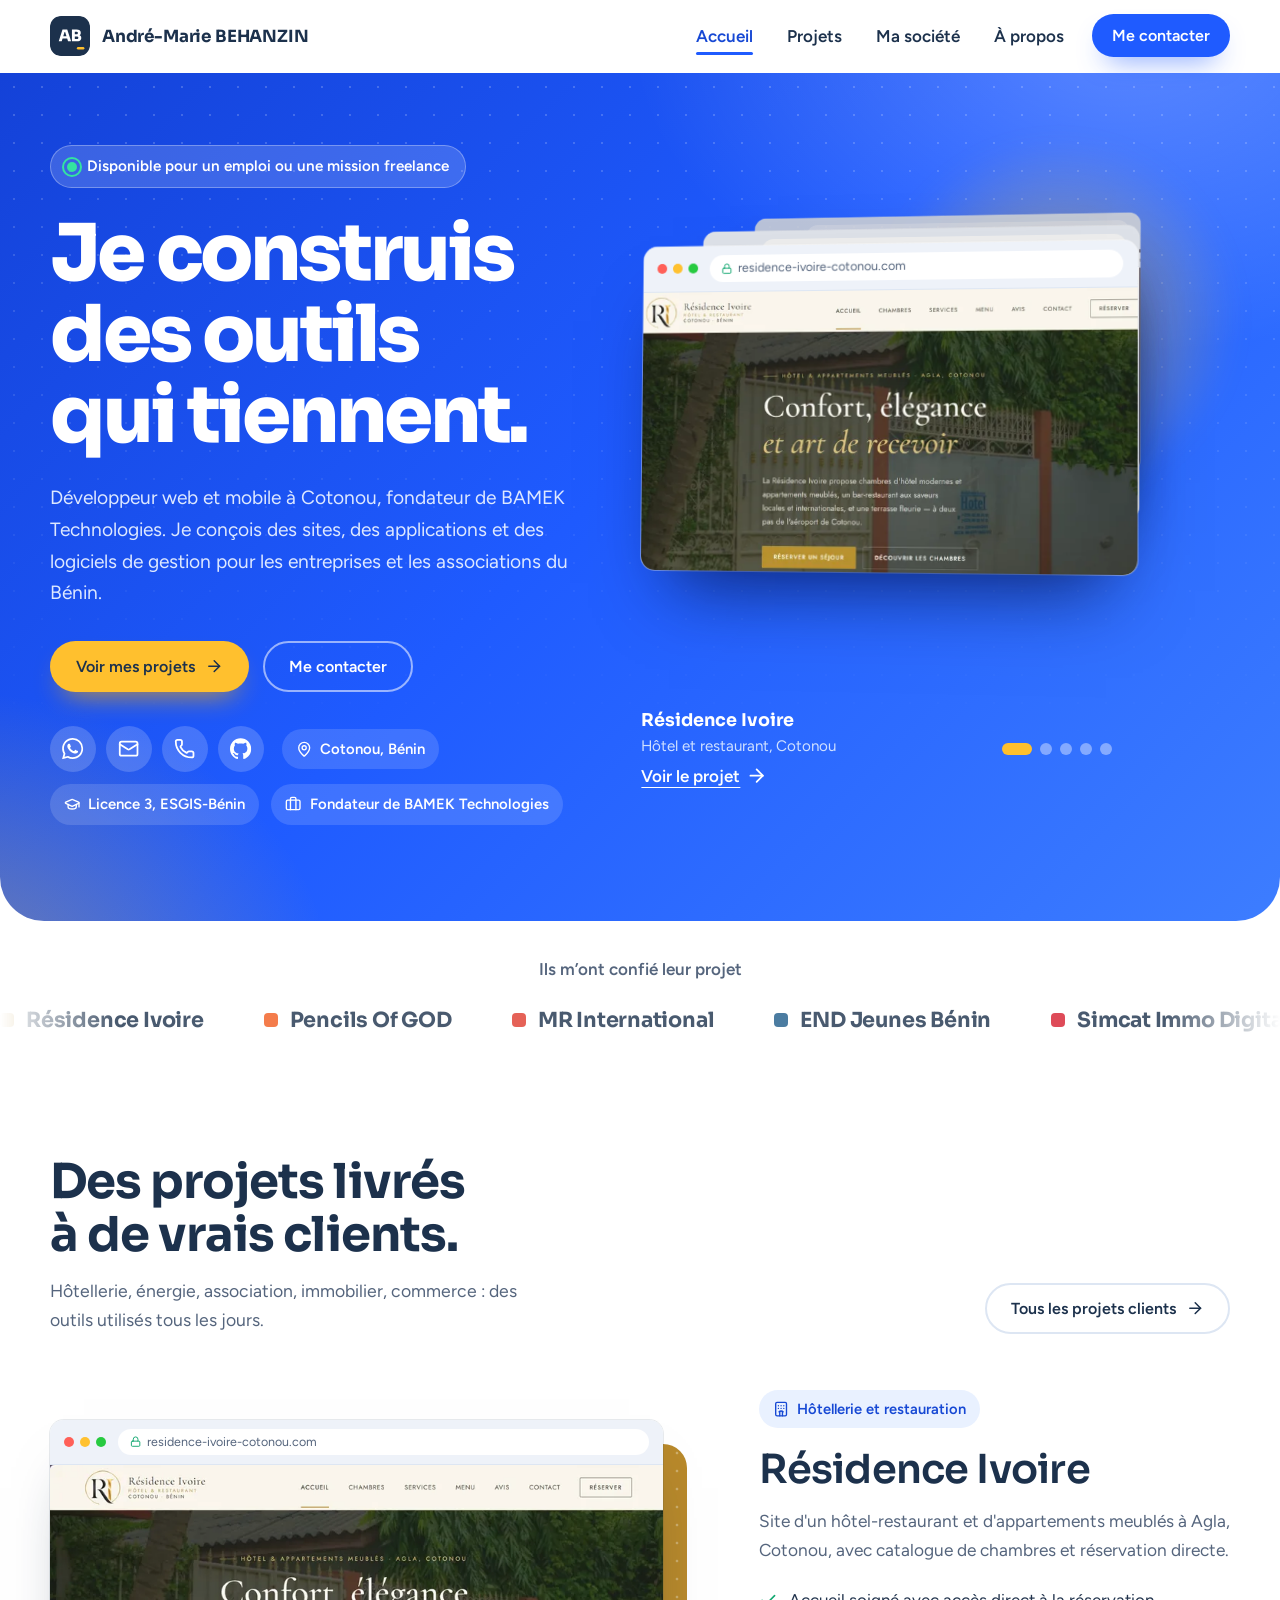
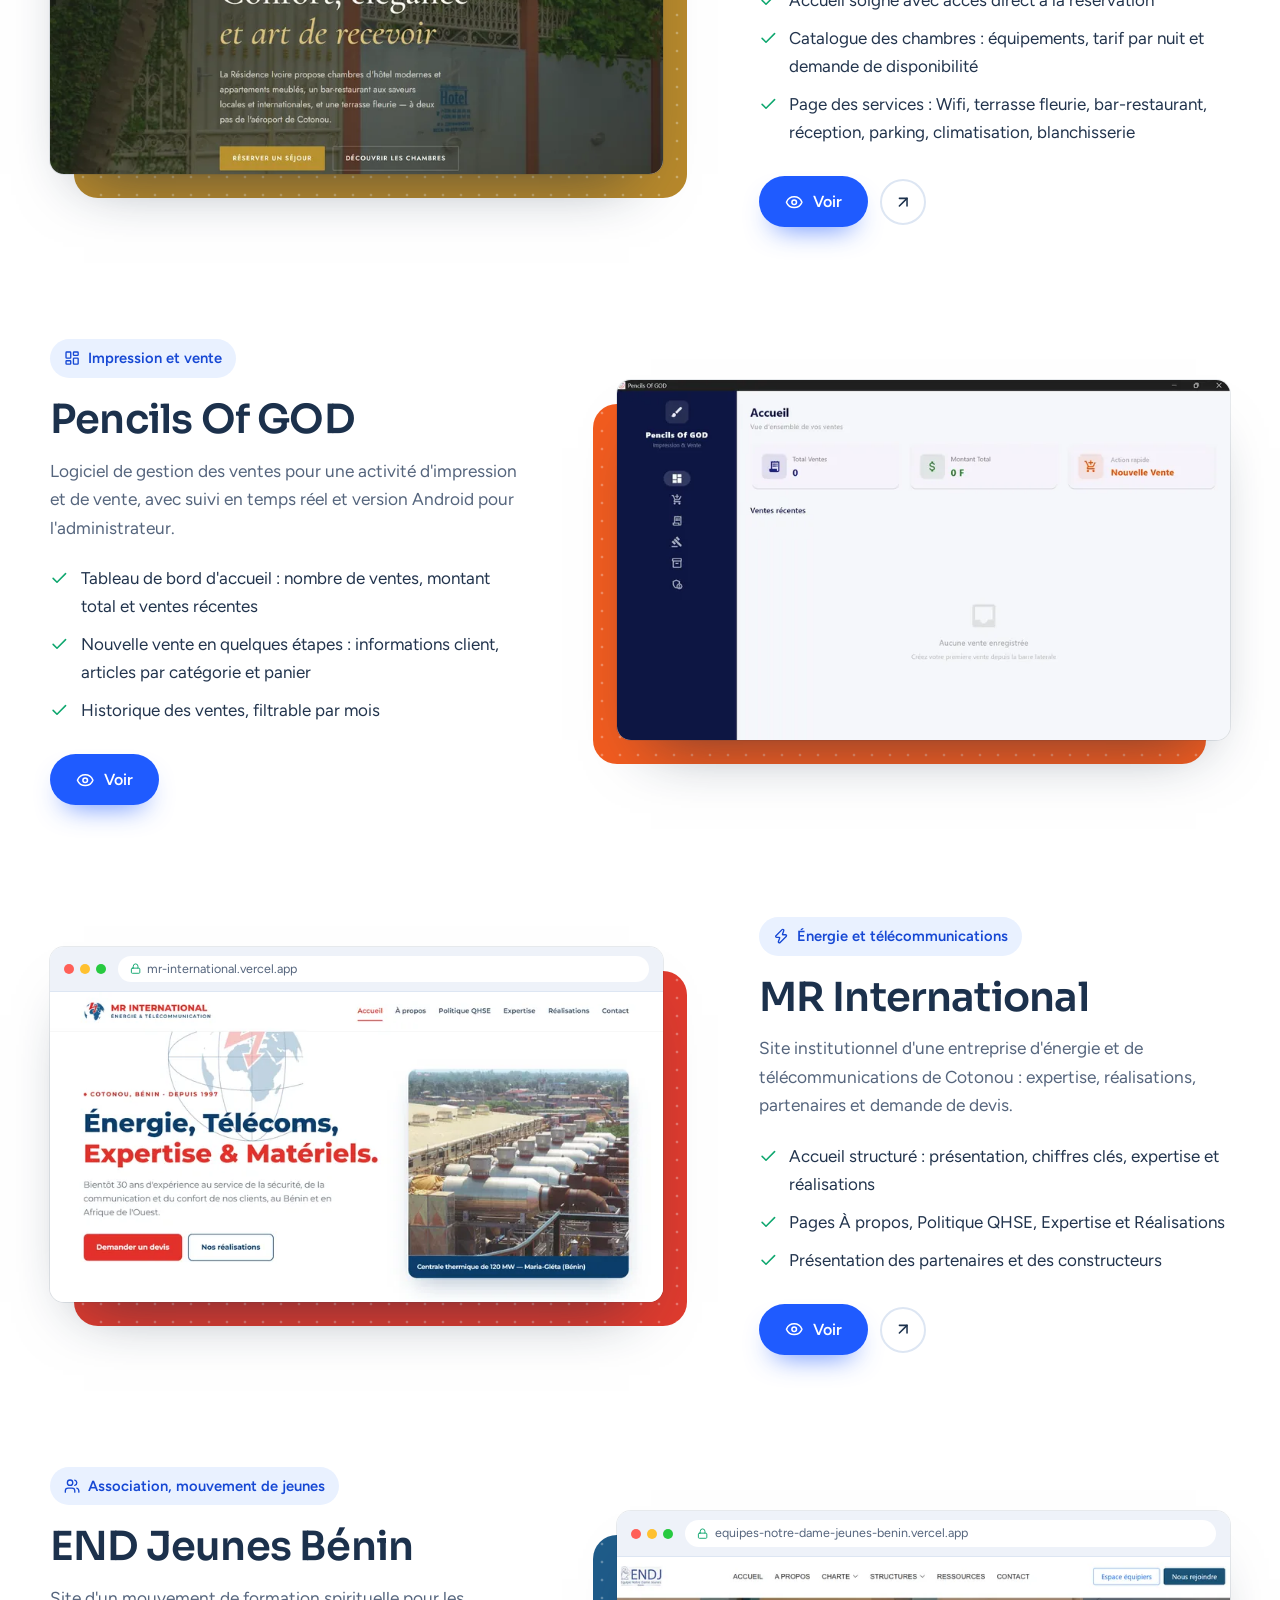
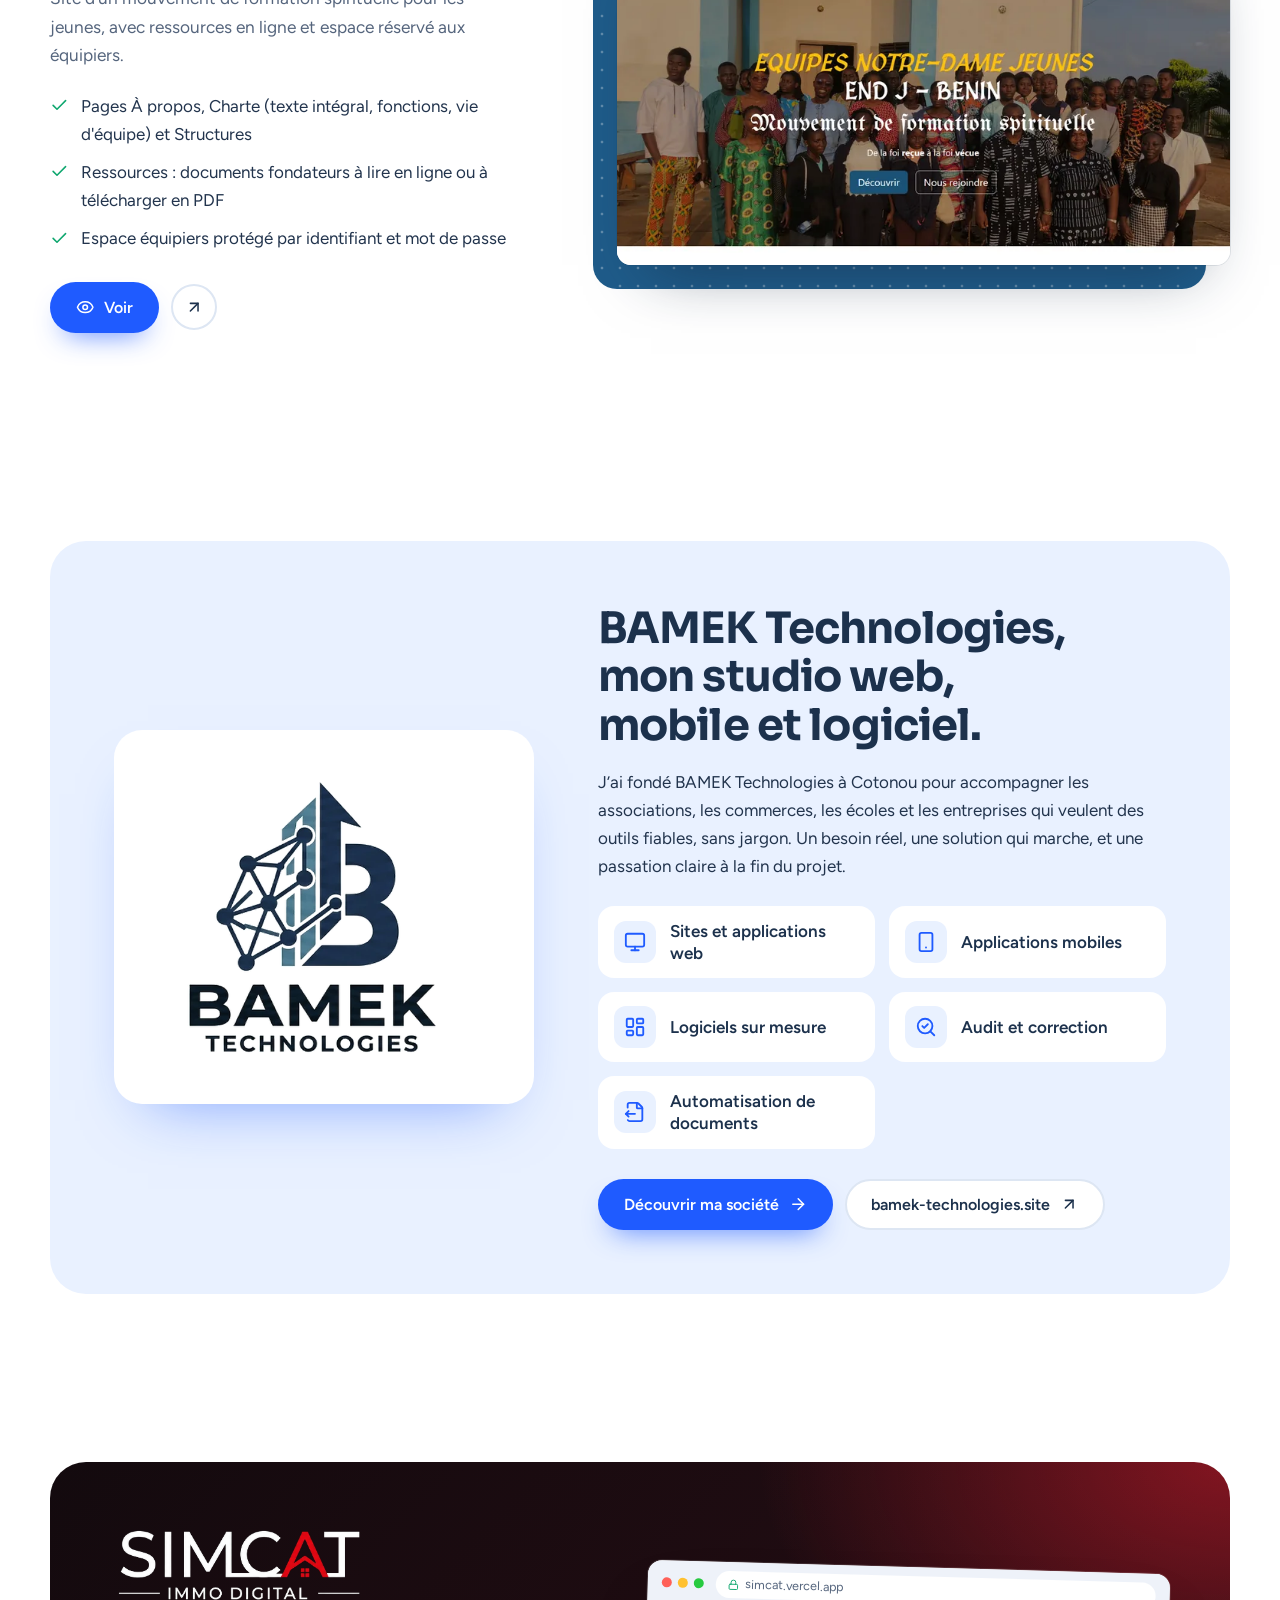
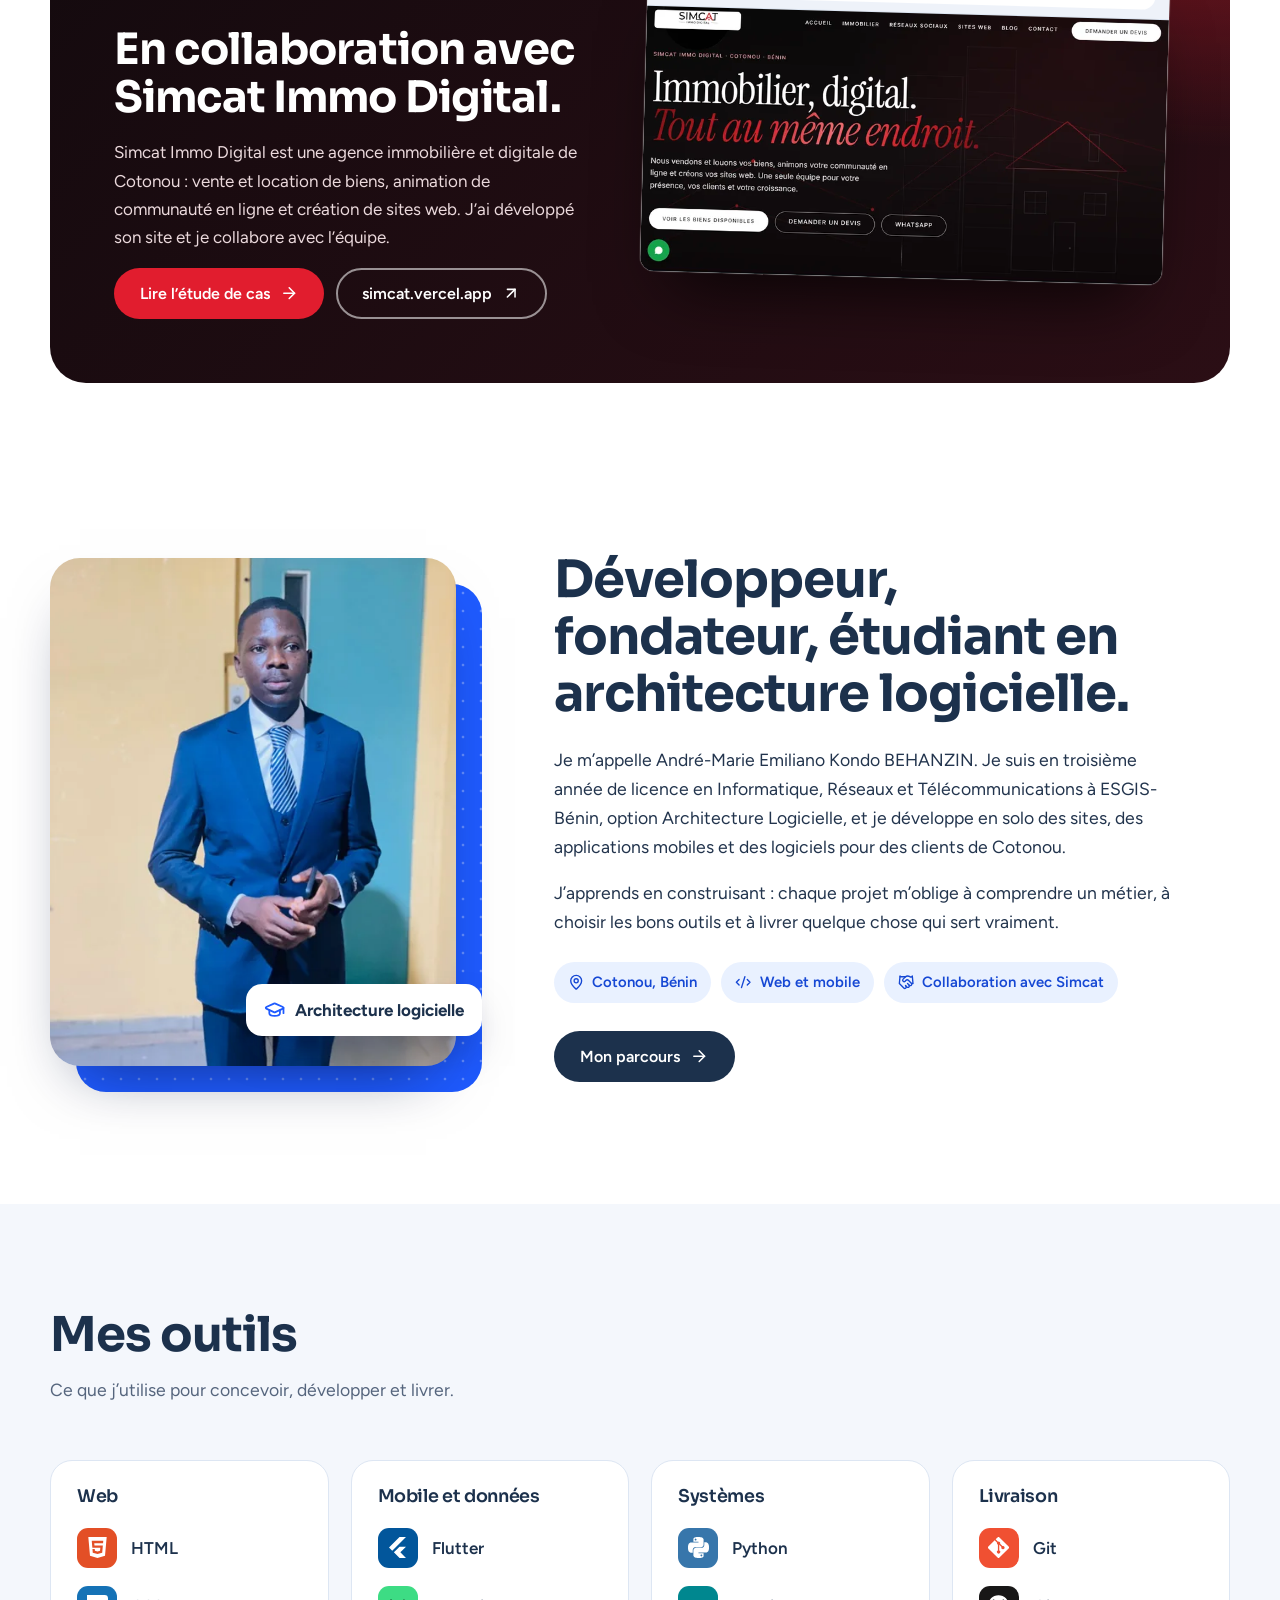
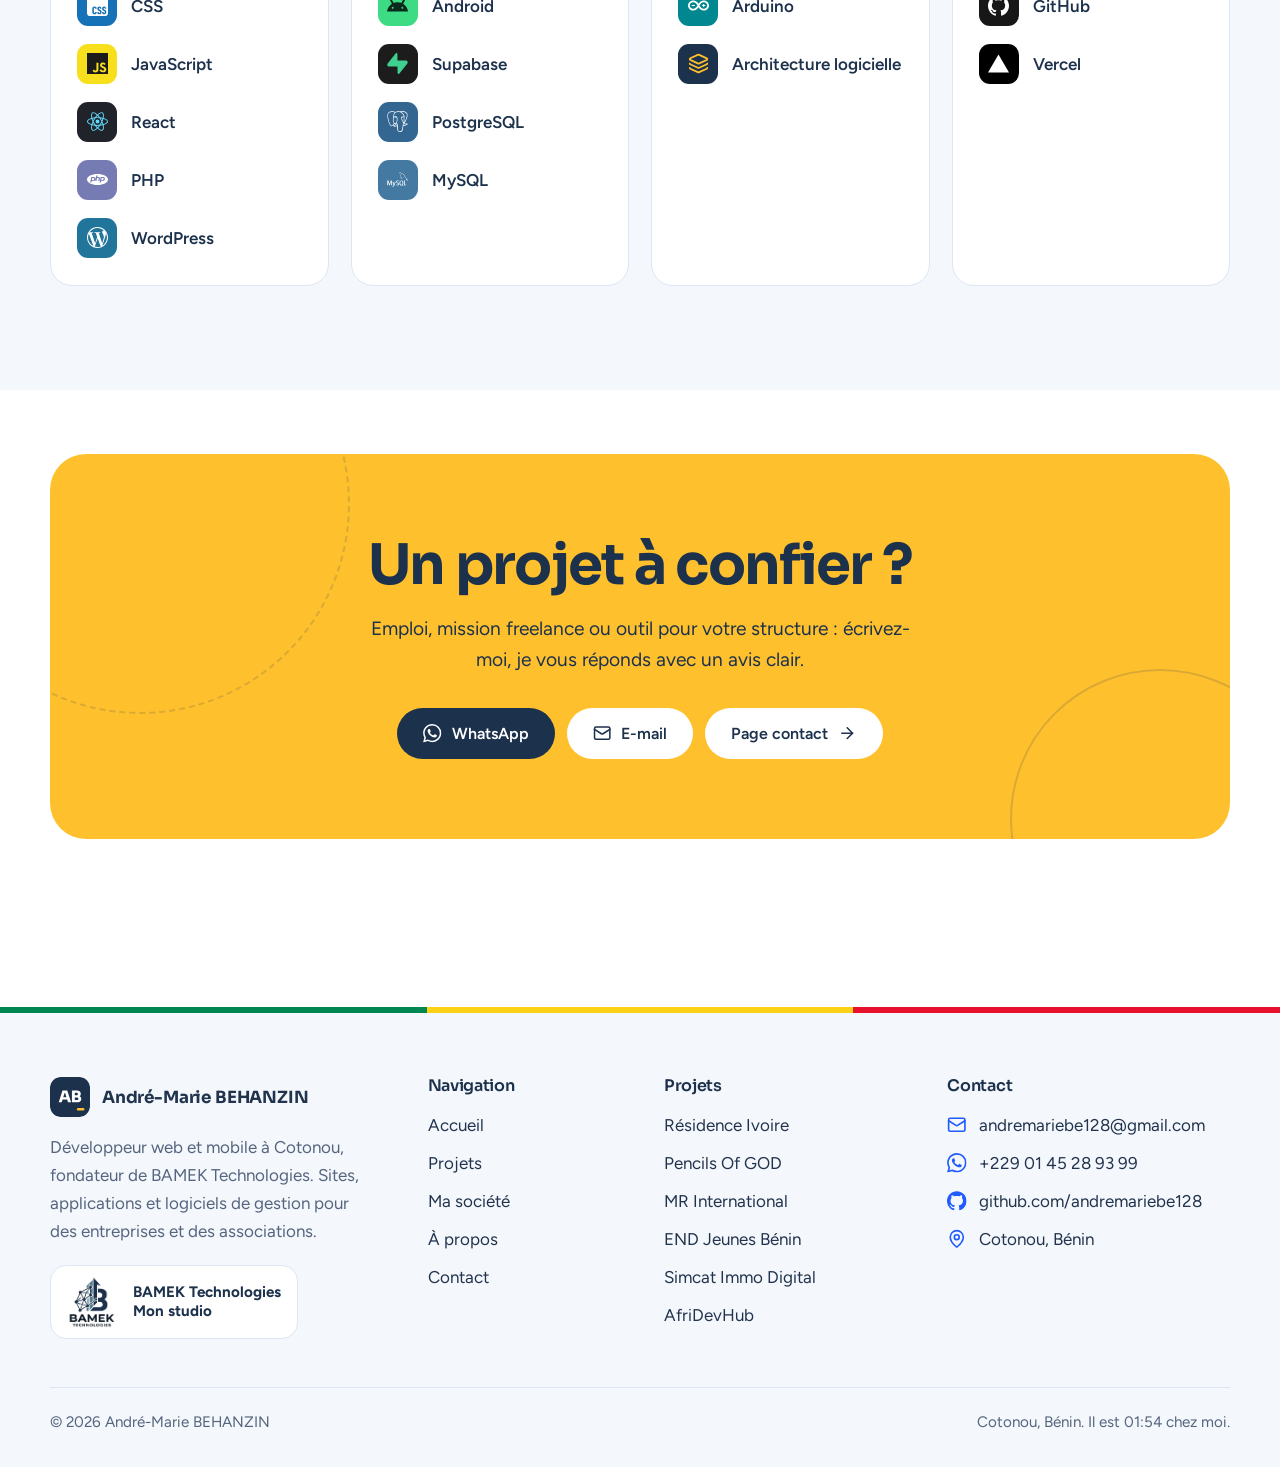
<file: index.html>
<!DOCTYPE html>
<html lang="fr"><head><meta charset="utf-8"><meta name="viewport" content="width=device-width,initial-scale=1">
<title>André-Marie BEHANZIN, développeur web et mobile à Cotonou</title><meta name="description" content="Développeur web et mobile à Cotonou, fondateur de BAMEK Technologies. Sites, applications et logiciels de gestion livrés pour des entreprises et des associations du Bénin.">
<link rel="canonical" href="https://portfolio-andre-marie-behanzin.vercel.app/">
<meta property="og:type" content="website"><meta property="og:locale" content="fr_FR"><meta property="og:site_name" content="André-Marie BEHANZIN">
<meta property="og:title" content="André-Marie BEHANZIN, développeur web et mobile à Cotonou"><meta property="og:description" content="Développeur web et mobile à Cotonou, fondateur de BAMEK Technologies. Sites, applications et logiciels de gestion livrés pour des entreprises et des associations du Bénin."><meta property="og:url" content="https://portfolio-andre-marie-behanzin.vercel.app/">
<meta property="og:image" content="https://portfolio-andre-marie-behanzin.vercel.app/assets/img/og-image.jpg"><meta property="og:image:width" content="1200"><meta property="og:image:height" content="630">
<meta name="twitter:card" content="summary_large_image"><meta name="twitter:title" content="André-Marie BEHANZIN, développeur web et mobile à Cotonou"><meta name="twitter:description" content="Développeur web et mobile à Cotonou, fondateur de BAMEK Technologies. Sites, applications et logiciels de gestion livrés pour des entreprises et des associations du Bénin."><meta name="twitter:image" content="https://portfolio-andre-marie-behanzin.vercel.app/assets/img/og-image.jpg">
<meta name="theme-color" content="#1F5BFF">
<link rel="icon" href="favicon.svg" type="image/svg+xml"><link rel="icon" href="favicon.ico" sizes="48x48"><link rel="apple-touch-icon" href="apple-touch-icon.png"><link rel="manifest" href="site.webmanifest">
<link rel="preload" href="assets/fonts/sora-800.woff2" as="font" type="font/woff2" crossorigin><link rel="preload" href="assets/fonts/figtree-400.woff2" as="font" type="font/woff2" crossorigin>
<link rel="stylesheet" href="assets/css/site.css"><script type="application/ld+json">{"@context": "https://schema.org", "@graph": [{"@type": "WebSite", "@id": "https://portfolio-andre-marie-behanzin.vercel.app/#site", "url": "https://portfolio-andre-marie-behanzin.vercel.app/", "name": "André-Marie BEHANZIN", "inLanguage": "fr"}, {"@type": "Person", "@id": "https://portfolio-andre-marie-behanzin.vercel.app/#person", "name": "André-Marie Emiliano Kondo BEHANZIN", "alternateName": "André-Marie BEHANZIN", "jobTitle": "Développeur web et mobile", "url": "https://portfolio-andre-marie-behanzin.vercel.app/", "image": "https://portfolio-andre-marie-behanzin.vercel.app/assets/img/portrait-960.webp", "email": "mailto:andremariebe128@gmail.com", "telephone": "+2290145289399", "address": {"@type": "PostalAddress", "addressLocality": "Cotonou", "addressCountry": "BJ"}, "alumniOf": {"@type": "CollegeOrUniversity", "name": "ESGIS-Bénin"}, "worksFor": {"@id": "https://portfolio-andre-marie-behanzin.vercel.app/#bamek"}, "sameAs": ["https://github.com/andremariebe128", "https://www.facebook.com/profile.php?id=100047489719757", "https://bamek-technologies.site/"]}, {"@type": "Organization", "@id": "https://portfolio-andre-marie-behanzin.vercel.app/#bamek", "name": "BAMEK Technologies", "url": "https://bamek-technologies.site/", "logo": "https://portfolio-andre-marie-behanzin.vercel.app/assets/img/logo-bamek-640.webp", "email": "bamektechnologies@gmail.com", "telephone": "+2290142799776", "founder": {"@id": "https://portfolio-andre-marie-behanzin.vercel.app/#person"}, "address": {"@type": "PostalAddress", "addressLocality": "Cotonou", "addressCountry": "BJ"}}]}</script></head>
<body><svg width="0" height="0" style="position:absolute" aria-hidden="true" focusable="false"><defs><symbol id="b-android" viewBox="0 0 24 24"><path d="M18.4395 5.5586c-.675 1.1664-1.352 2.3318-2.0274 3.498-.0366-.0155-.0742-.0286-.1113-.043-1.8249-.6957-3.484-.8-4.42-.787-1.8551.0185-3.3544.4643-4.2597.8203-.084-.1494-1.7526-3.021-2.0215-3.4864a1.1451 1.1451 0 0 0-.1406-.1914c-.3312-.364-.9054-.4859-1.379-.203-.475.282-.7136.9361-.3886 1.5019 1.9466 3.3696-.0966-.2158 1.9473 3.3593.0172.031-.4946.2642-1.3926 1.0177C2.8987 12.176.452 14.772 0 18.9902h24c-.119-1.1108-.3686-2.099-.7461-3.0683-.7438-1.9118-1.8435-3.2928-2.7402-4.1836a12.1048 12.1048 0 0 0-2.1309-1.6875c.6594-1.122 1.312-2.2559 1.9649-3.3848.2077-.3615.1886-.7956-.0079-1.1191a1.1001 1.1001 0 0 0-.8515-.5332c-.5225-.0536-.9392.3128-1.0488.5449zm-.0391 8.461c.3944.5926.324 1.3306-.1563 1.6503-.4799.3197-1.188.0985-1.582-.4941-.3944-.5927-.324-1.3307.1563-1.6504.4727-.315 1.1812-.1086 1.582.4941zM7.207 13.5273c.4803.3197.5506 1.0577.1563 1.6504-.394.5926-1.1038.8138-1.584.4941-.48-.3197-.5503-1.0577-.1563-1.6504.4008-.6021 1.1087-.8106 1.584-.4941z"/></symbol><symbol id="b-arduino" viewBox="0 0 24 24"><path d="M18.087 6.146c-.3 0-.607.017-.907.069-2.532.367-4.23 2.239-5.18 3.674-.95-1.435-2.648-3.307-5.18-3.674a6.49 6.49 0 0 0-.907-.069C2.648 6.146 0 8.77 0 12s2.656 5.854 5.913 5.854c.3 0 .607-.017.916-.069 2.531-.376 4.23-2.247 5.18-3.683.949 1.436 2.647 3.307 5.18 3.683.299.043.607.069.915.069C21.344 17.854 24 15.23 24 12s-2.656-5.854-5.913-5.854zM6.53 15.734a3.837 3.837 0 0 1-.625.043c-2.148 0-3.889-1.7-3.889-3.777 0-2.085 1.749-3.777 3.898-3.777.208 0 .416.017.624.043 2.39.35 3.847 2.768 4.347 3.734-.508.974-1.974 3.384-4.355 3.734zm11.558.043c-.208 0-.416-.017-.624-.043-2.39-.35-3.856-2.768-4.347-3.734.491-.966 1.957-3.384 4.347-3.734.208-.026.416-.043.624-.043 2.149 0 3.89 1.7 3.89 3.777 0 2.085-1.75 3.777-3.89 3.777zm1.65-4.404v1.134h-1.205v1.182h-1.156v-1.182H16.17v-1.134h1.206V10.19h1.156v1.183h1.206zM4.246 12.498H7.82v-1.125H4.245v1.125z"/></symbol><symbol id="b-css" viewBox="0 0 24 24"><path d="M0 0v20.16A3.84 3.84 0 0 0 3.84 24h16.32A3.84 3.84 0 0 0 24 20.16V3.84A3.84 3.84 0 0 0 20.16 0Zm14.256 13.08c1.56 0 2.28 1.08 2.304 2.64h-1.608c.024-.288-.048-.6-.144-.84-.096-.192-.288-.264-.552-.264-.456 0-.696.264-.696.84-.024.576.288.888.768 1.08.72.288 1.608.744 1.92 1.296q.432.648.432 1.656c0 1.608-.912 2.592-2.496 2.592-1.656 0-2.4-1.032-2.424-2.688h1.68c0 .792.264 1.176.792 1.176.264 0 .456-.072.552-.24.192-.312.24-1.176-.048-1.512-.312-.408-.912-.6-1.32-.816q-.828-.396-1.224-.936c-.24-.36-.36-.888-.36-1.536 0-1.44.936-2.472 2.424-2.448m5.4 0c1.584 0 2.304 1.08 2.328 2.64h-1.608c0-.288-.048-.6-.168-.84-.096-.192-.264-.264-.528-.264-.48 0-.72.264-.72.84s.288.888.792 1.08c.696.288 1.608.744 1.92 1.296.264.432.408.984.408 1.656.024 1.608-.888 2.592-2.472 2.592-1.68 0-2.424-1.056-2.448-2.688h1.68c0 .744.264 1.176.792 1.176.264 0 .456-.072.552-.24.216-.312.264-1.176-.048-1.512-.288-.408-.888-.6-1.32-.816-.552-.264-.96-.576-1.2-.936s-.36-.888-.36-1.536c-.024-1.44.912-2.472 2.4-2.448m-11.031.018c.711-.006 1.419.198 1.839.63.432.432.672 1.128.648 1.992H9.336c.024-.456-.096-.792-.432-.96-.312-.144-.768-.048-.888.24-.12.264-.192.576-.168.864v3.504c0 .744.264 1.128.768 1.128a.65.65 0 0 0 .552-.264c.168-.24.192-.552.168-.84h1.776c.096 1.632-.984 2.712-2.568 2.688-1.536 0-2.496-.864-2.472-2.472v-4.032c0-.816.24-1.44.696-1.848.432-.408 1.146-.624 1.857-.63"/></symbol><symbol id="b-flutter" viewBox="0 0 24 24"><path d="M14.314 0L2.3 12 6 15.7 21.684.013h-7.357zm.014 11.072L7.857 17.53l6.47 6.47H21.7l-6.46-6.468 6.46-6.46h-7.37z"/></symbol><symbol id="b-git" viewBox="0 0 24 24"><path d="M13.09 23.549a1.54 1.54 0 0 1-2.18 0L.451 13.089a1.54 1.54 0 0 1 0-2.179l7.191-7.19 2.733 2.733a1.85 1.85 0 0 0 .964 2.326v6.66a1.849 1.849 0 1 0 1.54 0V8.957l2.508 2.508a1.85 1.85 0 1 0 1.09-1.09l-2.634-2.634a1.85 1.85 0 0 0-2.378-2.377L8.73 2.63 10.91.451a1.54 1.54 0 0 1 2.179 0l10.459 10.46a1.54 1.54 0 0 1 0 2.179z"/></symbol><symbol id="b-github" viewBox="0 0 24 24"><path d="M12 .297c-6.63 0-12 5.373-12 12 0 5.303 3.438 9.8 8.205 11.385.6.113.82-.258.82-.577 0-.285-.01-1.04-.015-2.04-3.338.724-4.042-1.61-4.042-1.61C4.422 18.07 3.633 17.7 3.633 17.7c-1.087-.744.084-.729.084-.729 1.205.084 1.838 1.236 1.838 1.236 1.07 1.835 2.809 1.305 3.495.998.108-.776.417-1.305.76-1.605-2.665-.3-5.466-1.332-5.466-5.93 0-1.31.465-2.38 1.235-3.22-.135-.303-.54-1.523.105-3.176 0 0 1.005-.322 3.3 1.23.96-.267 1.98-.399 3-.405 1.02.006 2.04.138 3 .405 2.28-1.552 3.285-1.23 3.285-1.23.645 1.653.24 2.873.12 3.176.765.84 1.23 1.91 1.23 3.22 0 4.61-2.805 5.625-5.475 5.92.42.36.81 1.096.81 2.22 0 1.606-.015 2.896-.015 3.286 0 .315.21.69.825.57C20.565 22.092 24 17.592 24 12.297c0-6.627-5.373-12-12-12"/></symbol><symbol id="b-html5" viewBox="0 0 24 24"><path d="M1.5 0h21l-1.91 21.563L11.977 24l-8.564-2.438L1.5 0zm7.031 9.75l-.232-2.718 10.059.003.23-2.622L5.412 4.41l.698 8.01h9.126l-.326 3.426-2.91.804-2.955-.81-.188-2.11H6.248l.33 4.171L12 19.351l5.379-1.443.744-8.157H8.531z"/></symbol><symbol id="b-javascript" viewBox="0 0 24 24"><path d="M0 0h24v24H0V0zm22.034 18.276c-.175-1.095-.888-2.015-3.003-2.873-.736-.345-1.554-.585-1.797-1.14-.091-.33-.105-.51-.046-.705.15-.646.915-.84 1.515-.66.39.12.75.42.976.9 1.034-.676 1.034-.676 1.755-1.125-.27-.42-.404-.601-.586-.78-.63-.705-1.469-1.065-2.834-1.034l-.705.089c-.676.165-1.32.525-1.71 1.005-1.14 1.291-.811 3.541.569 4.471 1.365 1.02 3.361 1.244 3.616 2.205.24 1.17-.87 1.545-1.966 1.41-.811-.18-1.26-.586-1.755-1.336l-1.83 1.051c.21.48.45.689.81 1.109 1.74 1.756 6.09 1.666 6.871-1.004.029-.09.24-.705.074-1.65l.046.067zm-8.983-7.245h-2.248c0 1.938-.009 3.864-.009 5.805 0 1.232.063 2.363-.138 2.711-.33.689-1.18.601-1.566.48-.396-.196-.597-.466-.83-.855-.063-.105-.11-.196-.127-.196l-1.825 1.125c.305.63.75 1.172 1.324 1.517.855.51 2.004.675 3.207.405.783-.226 1.458-.691 1.811-1.411.51-.93.402-2.07.397-3.346.012-2.054 0-4.109 0-6.179l.004-.056z"/></symbol><symbol id="b-mysql" viewBox="0 0 24 24"><path d="M16.405 5.501c-.115 0-.193.014-.274.033v.013h.014c.054.104.146.18.214.273.054.107.1.214.154.32l.014-.015c.094-.066.14-.172.14-.333-.04-.047-.046-.094-.08-.14-.04-.067-.126-.1-.18-.153zM5.77 18.695h-.927a50.854 50.854 0 00-.27-4.41h-.008l-1.41 4.41H2.45l-1.4-4.41h-.01a72.892 72.892 0 00-.195 4.41H0c.055-1.966.192-3.81.41-5.53h1.15l1.335 4.064h.008l1.347-4.064h1.095c.242 2.015.384 3.86.428 5.53zm4.017-4.08c-.378 2.045-.876 3.533-1.492 4.46-.482.716-1.01 1.073-1.583 1.073-.153 0-.34-.046-.566-.138v-.494c.11.017.24.026.386.026.268 0 .483-.075.647-.222.197-.18.295-.382.295-.605 0-.155-.077-.47-.23-.944L6.23 14.615h.91l.727 2.36c.164.536.233.91.205 1.123.4-1.064.678-2.227.835-3.483zm12.325 4.08h-2.63v-5.53h.885v4.85h1.745zm-3.32.135l-1.016-.5c.09-.076.177-.158.255-.25.433-.506.648-1.258.648-2.253 0-1.83-.718-2.746-2.155-2.746-.704 0-1.254.232-1.65.697-.43.508-.646 1.256-.646 2.245 0 .972.19 1.686.574 2.14.35.41.877.615 1.583.615.264 0 .506-.033.725-.098l1.325.772.36-.622zM15.5 17.588c-.225-.36-.337-.94-.337-1.736 0-1.393.424-2.09 1.27-2.09.443 0 .77.167.977.5.224.362.336.936.336 1.723 0 1.404-.424 2.108-1.27 2.108-.445 0-.77-.167-.978-.5zm-1.658-.425c0 .47-.172.856-.516 1.156-.344.3-.803.45-1.384.45-.543 0-1.064-.172-1.573-.515l.237-.476c.438.22.833.328 1.19.328.332 0 .593-.073.783-.22a.754.754 0 00.3-.615c0-.33-.23-.61-.648-.845-.388-.213-1.163-.657-1.163-.657-.422-.307-.632-.636-.632-1.177 0-.45.157-.81.47-1.085.315-.278.72-.415 1.22-.415.512 0 .98.136 1.4.41l-.213.476a2.726 2.726 0 00-1.064-.23c-.283 0-.502.068-.654.206a.685.685 0 00-.248.524c0 .328.234.61.666.85.393.215 1.187.67 1.187.67.433.305.648.63.648 1.168zm9.382-5.852c-.535-.014-.95.04-1.297.188-.1.04-.26.04-.274.167.055.053.063.14.11.214.08.134.218.313.346.407.14.11.28.216.427.31.26.16.555.255.81.416.145.094.293.213.44.313.073.05.12.14.214.172v-.02c-.046-.06-.06-.147-.105-.214-.067-.067-.134-.127-.2-.193a3.223 3.223 0 00-.695-.675c-.214-.146-.682-.35-.77-.595l-.013-.014c.146-.013.32-.066.46-.106.227-.06.435-.047.67-.106.106-.027.213-.06.32-.094v-.06c-.12-.12-.21-.283-.334-.395a8.867 8.867 0 00-1.104-.823c-.21-.134-.476-.22-.697-.334-.08-.04-.214-.06-.26-.127-.12-.146-.19-.34-.275-.514a17.69 17.69 0 01-.547-1.163c-.12-.262-.193-.523-.34-.763-.69-1.137-1.437-1.826-2.586-2.5-.247-.14-.543-.2-.856-.274-.167-.008-.334-.02-.5-.027-.11-.047-.216-.174-.31-.235-.38-.24-1.364-.76-1.644-.072-.18.434.267.862.422 1.082.115.153.26.328.34.5.047.116.06.235.107.356.106.294.207.622.347.897.073.14.153.287.247.413.054.073.146.107.167.227-.094.136-.1.334-.154.5-.24.757-.146 1.693.194 2.25.107.166.362.534.703.393.3-.12.234-.5.32-.835.02-.08.007-.133.048-.187v.015c.094.188.188.367.274.555.206.328.566.668.867.895.16.12.287.328.487.402v-.02h-.015c-.043-.058-.1-.086-.154-.133a3.445 3.445 0 01-.35-.4 8.76 8.76 0 01-.747-1.218c-.11-.21-.202-.436-.29-.643-.04-.08-.04-.2-.107-.24-.1.146-.247.273-.32.453-.127.288-.14.642-.188 1.01-.027.007-.014 0-.027.014-.214-.052-.287-.274-.367-.46-.2-.475-.233-1.238-.06-1.785.047-.14.247-.582.167-.716-.042-.127-.174-.2-.247-.303a2.478 2.478 0 01-.24-.427c-.16-.374-.24-.788-.414-1.162-.08-.173-.22-.354-.334-.513-.127-.18-.267-.307-.368-.52-.033-.073-.08-.194-.027-.274.014-.054.042-.075.094-.09.088-.072.335.022.422.062.247.1.455.194.662.334.094.066.195.193.315.226h.14c.214.047.455.014.655.073.355.114.675.28.962.46a5.953 5.953 0 012.085 2.286c.08.154.115.295.188.455.14.33.313.663.455.982.14.315.275.636.476.897.1.14.502.213.682.286.133.06.34.115.46.188.23.14.454.3.67.454.11.076.443.243.463.378z"/></symbol><symbol id="b-php" viewBox="0 0 24 24"><path d="M7.01 10.207h-.944l-.515 2.648h.838c.556 0 .97-.105 1.242-.314.272-.21.455-.559.55-1.049.092-.47.05-.802-.124-.995-.175-.193-.523-.29-1.047-.29zM12 5.688C5.373 5.688 0 8.514 0 12s5.373 6.313 12 6.313S24 15.486 24 12c0-3.486-5.373-6.312-12-6.312zm-3.26 7.451c-.261.25-.575.438-.917.551-.336.108-.765.164-1.285.164H5.357l-.327 1.681H3.652l1.23-6.326h2.65c.797 0 1.378.209 1.744.628.366.418.476 1.002.33 1.752a2.836 2.836 0 0 1-.305.847c-.143.255-.33.49-.561.703zm4.024.715l.543-2.799c.063-.318.039-.536-.068-.651-.107-.116-.336-.174-.687-.174H11.46l-.704 3.625H9.388l1.23-6.327h1.367l-.327 1.682h1.218c.767 0 1.295.134 1.586.401s.378.7.263 1.299l-.572 2.944h-1.389zm7.597-2.265a2.782 2.782 0 0 1-.305.847c-.143.255-.33.49-.561.703a2.44 2.44 0 0 1-.917.551c-.336.108-.765.164-1.286.164h-1.18l-.327 1.682h-1.378l1.23-6.326h2.649c.797 0 1.378.209 1.744.628.366.417.477 1.001.331 1.751zM17.766 10.207h-.943l-.516 2.648h.838c.557 0 .971-.105 1.242-.314.272-.21.455-.559.551-1.049.092-.47.049-.802-.125-.995s-.524-.29-1.047-.29z"/></symbol><symbol id="b-postgresql" viewBox="0 0 24 24"><path d="M23.5594 14.7228a.5269.5269 0 0 0-.0563-.1191c-.139-.2632-.4768-.3418-1.0074-.2321-1.6533.3411-2.2935.1312-2.5256-.0191 1.342-2.0482 2.445-4.522 3.0411-6.8297.2714-1.0507.7982-3.5237.1222-4.7316a1.5641 1.5641 0 0 0-.1509-.235C21.6931.9086 19.8007.0248 17.5099.0005c-1.4947-.0158-2.7705.3461-3.1161.4794a9.449 9.449 0 0 0-.5159-.0816 8.044 8.044 0 0 0-1.3114-.1278c-1.1822-.0184-2.2038.2642-3.0498.8406-.8573-.3211-4.7888-1.645-7.2219.0788C.9359 2.1526.3086 3.8733.4302 6.3043c.0409.818.5069 3.334 1.2423 5.7436.4598 1.5065.9387 2.7019 1.4334 3.582.553.9942 1.1259 1.5933 1.7143 1.7895.4474.1491 1.1327.1441 1.8581-.7279.8012-.9635 1.5903-1.8258 1.9446-2.2069.4351.2355.9064.3625 1.39.3772a.0569.0569 0 0 0 .0004.0041 11.0312 11.0312 0 0 0-.2472.3054c-.3389.4302-.4094.5197-1.5002.7443-.3102.064-1.1344.2339-1.1464.8115-.0025.1224.0329.2309.0919.3268.2269.4231.9216.6097 1.015.6331 1.3345.3335 2.5044.092 3.3714-.6787-.017 2.231.0775 4.4174.3454 5.0874.2212.5529.7618 1.9045 2.4692 1.9043.2505 0 .5263-.0291.8296-.0941 1.7819-.3821 2.5557-1.1696 2.855-2.9059.1503-.8707.4016-2.8753.5388-4.1012.0169-.0703.0357-.1207.057-.1362.0007-.0005.0697-.0471.4272.0307a.3673.3673 0 0 0 .0443.0068l.2539.0223.0149.001c.8468.0384 1.9114-.1426 2.5312-.4308.6438-.2988 1.8057-1.0323 1.5951-1.6698zM2.371 11.8765c-.7435-2.4358-1.1779-4.8851-1.2123-5.5719-.1086-2.1714.4171-3.6829 1.5623-4.4927 1.8367-1.2986 4.8398-.5408 6.108-.13-.0032.0032-.0066.0061-.0098.0094-2.0238 2.044-1.9758 5.536-1.9708 5.7495-.0002.0823.0066.1989.0162.3593.0348.5873.0996 1.6804-.0735 2.9184-.1609 1.1504.1937 2.2764.9728 3.0892.0806.0841.1648.1631.2518.2374-.3468.3714-1.1004 1.1926-1.9025 2.1576-.5677.6825-.9597.5517-1.0886.5087-.3919-.1307-.813-.5871-1.2381-1.3223-.4796-.839-.9635-2.0317-1.4155-3.5126zm6.0072 5.0871c-.1711-.0428-.3271-.1132-.4322-.1772.0889-.0394.2374-.0902.4833-.1409 1.2833-.2641 1.4815-.4506 1.9143-1.0002.0992-.126.2116-.2687.3673-.4426a.3549.3549 0 0 0 .0737-.1298c.1708-.1513.2724-.1099.4369-.0417.156.0646.3078.26.3695.4752.0291.1016.0619.2945-.0452.4444-.9043 1.2658-2.2216 1.2494-3.1676 1.0128zm2.094-3.988-.0525.141c-.133.3566-.2567.6881-.3334 1.003-.6674-.0021-1.3168-.2872-1.8105-.8024-.6279-.6551-.9131-1.5664-.7825-2.5004.1828-1.3079.1153-2.4468.079-3.0586-.005-.0857-.0095-.1607-.0122-.2199.2957-.2621 1.6659-.9962 2.6429-.7724.4459.1022.7176.4057.8305.928.5846 2.7038.0774 3.8307-.3302 4.7363-.084.1866-.1633.3629-.2311.5454zm7.3637 4.5725c-.0169.1768-.0358.376-.0618.5959l-.146.4383a.3547.3547 0 0 0-.0182.1077c-.0059.4747-.054.6489-.115.8693-.0634.2292-.1353.4891-.1794 1.0575-.11 1.4143-.8782 2.2267-2.4172 2.5565-1.5155.3251-1.7843-.4968-2.0212-1.2217a6.5824 6.5824 0 0 0-.0769-.2266c-.2154-.5858-.1911-1.4119-.1574-2.5551.0165-.5612-.0249-1.9013-.3302-2.6462.0044-.2932.0106-.5909.019-.8918a.3529.3529 0 0 0-.0153-.1126 1.4927 1.4927 0 0 0-.0439-.208c-.1226-.4283-.4213-.7866-.7797-.9351-.1424-.059-.4038-.1672-.7178-.0869.067-.276.1831-.5875.309-.9249l.0529-.142c.0595-.16.134-.3257.213-.5012.4265-.9476 1.0106-2.2453.3766-5.1772-.2374-1.0981-1.0304-1.6343-2.2324-1.5098-.7207.0746-1.3799.3654-1.7088.5321a5.6716 5.6716 0 0 0-.1958.1041c.0918-1.1064.4386-3.1741 1.7357-4.4823a4.0306 4.0306 0 0 1 .3033-.276.3532.3532 0 0 0 .1447-.0644c.7524-.5706 1.6945-.8506 2.802-.8325.4091.0067.8017.0339 1.1742.081 1.939.3544 3.2439 1.4468 4.0359 2.3827.8143.9623 1.2552 1.9315 1.4312 2.4543-1.3232-.1346-2.2234.1268-2.6797.779-.9926 1.4189.543 4.1729 1.2811 5.4964.1353.2426.2522.4522.2889.5413.2403.5825.5515.9713.7787 1.2552.0696.087.1372.1714.1885.245-.4008.1155-1.1208.3825-1.0552 1.717-.0123.1563-.0423.4469-.0834.8148-.0461.2077-.0702.4603-.0994.7662zm.8905-1.6211c-.0405-.8316.2691-.9185.5967-1.0105a2.8566 2.8566 0 0 0 .135-.0406 1.202 1.202 0 0 0 .1342.103c.5703.3765 1.5823.4213 3.0068.1344-.2016.1769-.5189.3994-.9533.6011-.4098.1903-1.0957.333-1.7473.3636-.7197.0336-1.0859-.0807-1.1721-.151zm.5695-9.2712c-.0059.3508-.0542.6692-.1054 1.0017-.055.3576-.112.7274-.1264 1.1762-.0142.4368.0404.8909.0932 1.3301.1066.887.216 1.8003-.2075 2.7014a3.5272 3.5272 0 0 1-.1876-.3856c-.0527-.1276-.1669-.3326-.3251-.6162-.6156-1.1041-2.0574-3.6896-1.3193-4.7446.3795-.5427 1.3408-.5661 2.1781-.463zm.2284 7.0137a12.3762 12.3762 0 0 0-.0853-.1074l-.0355-.0444c.7262-1.1995.5842-2.3862.4578-3.4385-.0519-.4318-.1009-.8396-.0885-1.2226.0129-.4061.0666-.7543.1185-1.0911.0639-.415.1288-.8443.1109-1.3505.0134-.0531.0188-.1158.0118-.1902-.0457-.4855-.5999-1.938-1.7294-3.253-.6076-.7073-1.4896-1.4972-2.6889-2.0395.5251-.1066 1.2328-.2035 2.0244-.1859 2.0515.0456 3.6746.8135 4.8242 2.2824a.908.908 0 0 1 .0667.1002c.7231 1.3556-.2762 6.2751-2.9867 10.5405zm-8.8166-6.1162c-.025.1794-.3089.4225-.6211.4225a.5821.5821 0 0 1-.0809-.0056c-.1873-.026-.3765-.144-.5059-.3156-.0458-.0605-.1203-.178-.1055-.2844.0055-.0401.0261-.0985.0925-.1488.1182-.0894.3518-.1226.6096-.0867.3163.0441.6426.1938.6113.4186zm7.9305-.4114c.0111.0792-.049.201-.1531.3102-.0683.0717-.212.1961-.4079.2232a.5456.5456 0 0 1-.075.0052c-.2935 0-.5414-.2344-.5607-.3717-.024-.1765.2641-.3106.5611-.352.297-.0414.6111.0088.6356.1851z"/></symbol><symbol id="b-python" viewBox="0 0 24 24"><path d="M14.25.18l.9.2.73.26.59.3.45.32.34.34.25.34.16.33.1.3.04.26.02.2-.01.13V8.5l-.05.63-.13.55-.21.46-.26.38-.3.31-.33.25-.35.19-.35.14-.33.1-.3.07-.26.04-.21.02H8.77l-.69.05-.59.14-.5.22-.41.27-.33.32-.27.35-.2.36-.15.37-.1.35-.07.32-.04.27-.02.21v3.06H3.17l-.21-.03-.28-.07-.32-.12-.35-.18-.36-.26-.36-.36-.35-.46-.32-.59-.28-.73-.21-.88-.14-1.05-.05-1.23.06-1.22.16-1.04.24-.87.32-.71.36-.57.4-.44.42-.33.42-.24.4-.16.36-.1.32-.05.24-.01h.16l.06.01h8.16v-.83H6.18l-.01-2.75-.02-.37.05-.34.11-.31.17-.28.25-.26.31-.23.38-.2.44-.18.51-.15.58-.12.64-.1.71-.06.77-.04.84-.02 1.27.05zm-6.3 1.98l-.23.33-.08.41.08.41.23.34.33.22.41.09.41-.09.33-.22.23-.34.08-.41-.08-.41-.23-.33-.33-.22-.41-.09-.41.09zm13.09 3.95l.28.06.32.12.35.18.36.27.36.35.35.47.32.59.28.73.21.88.14 1.04.05 1.23-.06 1.23-.16 1.04-.24.86-.32.71-.36.57-.4.45-.42.33-.42.24-.4.16-.36.09-.32.05-.24.02-.16-.01h-8.22v.82h5.84l.01 2.76.02.36-.05.34-.11.31-.17.29-.25.25-.31.24-.38.2-.44.17-.51.15-.58.13-.64.09-.71.07-.77.04-.84.01-1.27-.04-1.07-.14-.9-.2-.73-.25-.59-.3-.45-.33-.34-.34-.25-.34-.16-.33-.1-.3-.04-.25-.02-.2.01-.13v-5.34l.05-.64.13-.54.21-.46.26-.38.3-.32.33-.24.35-.2.35-.14.33-.1.3-.06.26-.04.21-.02.13-.01h5.84l.69-.05.59-.14.5-.21.41-.28.33-.32.27-.35.2-.36.15-.36.1-.35.07-.32.04-.28.02-.21V6.07h2.09l.14.01zm-6.47 14.25l-.23.33-.08.41.08.41.23.33.33.23.41.08.41-.08.33-.23.23-.33.08-.41-.08-.41-.23-.33-.33-.23-.41-.08-.41.08z"/></symbol><symbol id="b-react" viewBox="0 0 24 24"><path d="M14.23 12.004a2.236 2.236 0 0 1-2.235 2.236 2.236 2.236 0 0 1-2.236-2.236 2.236 2.236 0 0 1 2.235-2.236 2.236 2.236 0 0 1 2.236 2.236zm2.648-10.69c-1.346 0-3.107.96-4.888 2.622-1.78-1.653-3.542-2.602-4.887-2.602-.41 0-.783.093-1.106.278-1.375.793-1.683 3.264-.973 6.365C1.98 8.917 0 10.42 0 12.004c0 1.59 1.99 3.097 5.043 4.03-.704 3.113-.39 5.588.988 6.38.32.187.69.275 1.102.275 1.345 0 3.107-.96 4.888-2.624 1.78 1.654 3.542 2.603 4.887 2.603.41 0 .783-.09 1.106-.275 1.374-.792 1.683-3.263.973-6.365C22.02 15.096 24 13.59 24 12.004c0-1.59-1.99-3.097-5.043-4.032.704-3.11.39-5.587-.988-6.38-.318-.184-.688-.277-1.092-.278zm-.005 1.09v.006c.225 0 .406.044.558.127.666.382.955 1.835.73 3.704-.054.46-.142.945-.25 1.44-.96-.236-2.006-.417-3.107-.534-.66-.905-1.345-1.727-2.035-2.447 1.592-1.48 3.087-2.292 4.105-2.295zm-9.77.02c1.012 0 2.514.808 4.11 2.28-.686.72-1.37 1.537-2.02 2.442-1.107.117-2.154.298-3.113.538-.112-.49-.195-.964-.254-1.42-.23-1.868.054-3.32.714-3.707.19-.09.4-.127.563-.132zm4.882 3.05c.455.468.91.992 1.36 1.564-.44-.02-.89-.034-1.345-.034-.46 0-.915.01-1.36.034.44-.572.895-1.096 1.345-1.565zM12 8.1c.74 0 1.477.034 2.202.093.406.582.802 1.203 1.183 1.86.372.64.71 1.29 1.018 1.946-.308.655-.646 1.31-1.013 1.95-.38.66-.773 1.288-1.18 1.87-.728.063-1.466.098-2.21.098-.74 0-1.477-.035-2.202-.093-.406-.582-.802-1.204-1.183-1.86-.372-.64-.71-1.29-1.018-1.946.303-.657.646-1.313 1.013-1.954.38-.66.773-1.286 1.18-1.868.728-.064 1.466-.098 2.21-.098zm-3.635.254c-.24.377-.48.763-.704 1.16-.225.39-.435.782-.635 1.174-.265-.656-.49-1.31-.676-1.947.64-.15 1.315-.283 2.015-.386zm7.26 0c.695.103 1.365.23 2.006.387-.18.632-.405 1.282-.66 1.933-.2-.39-.41-.783-.64-1.174-.225-.392-.465-.774-.705-1.146zm3.063.675c.484.15.944.317 1.375.498 1.732.74 2.852 1.708 2.852 2.476-.005.768-1.125 1.74-2.857 2.475-.42.18-.88.342-1.355.493-.28-.958-.646-1.956-1.1-2.98.45-1.017.81-2.01 1.085-2.964zm-13.395.004c.278.96.645 1.957 1.1 2.98-.45 1.017-.812 2.01-1.086 2.964-.484-.15-.944-.318-1.37-.5-1.732-.737-2.852-1.706-2.852-2.474 0-.768 1.12-1.742 2.852-2.476.42-.18.88-.342 1.356-.494zm11.678 4.28c.265.657.49 1.312.676 1.948-.64.157-1.316.29-2.016.39.24-.375.48-.762.705-1.158.225-.39.435-.788.636-1.18zm-9.945.02c.2.392.41.783.64 1.175.23.39.465.772.705 1.143-.695-.102-1.365-.23-2.006-.386.18-.63.406-1.282.66-1.933zM17.92 16.32c.112.493.2.968.254 1.423.23 1.868-.054 3.32-.714 3.708-.147.09-.338.128-.563.128-1.012 0-2.514-.807-4.11-2.28.686-.72 1.37-1.536 2.02-2.44 1.107-.118 2.154-.3 3.113-.54zm-11.83.01c.96.234 2.006.415 3.107.532.66.905 1.345 1.727 2.035 2.446-1.595 1.483-3.092 2.295-4.11 2.295-.22-.005-.406-.05-.553-.132-.666-.38-.955-1.834-.73-3.703.054-.46.142-.944.25-1.438zm4.56.64c.44.02.89.034 1.345.034.46 0 .915-.01 1.36-.034-.44.572-.895 1.095-1.345 1.565-.455-.47-.91-.993-1.36-1.565z"/></symbol><symbol id="b-supabase" viewBox="0 0 24 24"><path d="M11.9 1.036c-.015-.986-1.26-1.41-1.874-.637L.764 12.05C-.33 13.427.65 15.455 2.409 15.455h9.579l.113 7.51c.014.985 1.259 1.408 1.873.636l9.262-11.653c1.093-1.375.113-3.403-1.645-3.403h-9.642z"/></symbol><symbol id="b-vercel" viewBox="0 0 24 24"><path d="m12 1.608 12 20.784H0Z"/></symbol><symbol id="b-whatsapp" viewBox="0 0 24 24"><path d="M17.472 14.382c-.297-.149-1.758-.867-2.03-.967-.273-.099-.471-.148-.67.15-.197.297-.767.966-.94 1.164-.173.199-.347.223-.644.075-.297-.15-1.255-.463-2.39-1.475-.883-.788-1.48-1.761-1.653-2.059-.173-.297-.018-.458.13-.606.134-.133.298-.347.446-.52.149-.174.198-.298.298-.497.099-.198.05-.371-.025-.52-.075-.149-.669-1.612-.916-2.207-.242-.579-.487-.5-.669-.51-.173-.008-.371-.01-.57-.01-.198 0-.52.074-.792.372-.272.297-1.04 1.016-1.04 2.479 0 1.462 1.065 2.875 1.213 3.074.149.198 2.096 3.2 5.077 4.487.709.306 1.262.489 1.694.625.712.227 1.36.195 1.871.118.571-.085 1.758-.719 2.006-1.413.248-.694.248-1.289.173-1.413-.074-.124-.272-.198-.57-.347m-5.421 7.403h-.004a9.87 9.87 0 01-5.031-1.378l-.361-.214-3.741.982.998-3.648-.235-.374a9.86 9.86 0 01-1.51-5.26c.001-5.45 4.436-9.884 9.888-9.884 2.64 0 5.122 1.03 6.988 2.898a9.825 9.825 0 012.893 6.994c-.003 5.45-4.437 9.884-9.885 9.884m8.413-18.297A11.815 11.815 0 0012.05 0C5.495 0 .16 5.335.157 11.892c0 2.096.547 4.142 1.588 5.945L.057 24l6.305-1.654a11.882 11.882 0 005.683 1.448h.005c6.554 0 11.89-5.335 11.893-11.893a11.821 11.821 0 00-3.48-8.413Z"/></symbol><symbol id="b-wordpress" viewBox="0 0 24 24"><path d="M21.469 6.825c.84 1.537 1.318 3.3 1.318 5.175 0 3.979-2.156 7.456-5.363 9.325l3.295-9.527c.615-1.54.82-2.771.82-3.864 0-.405-.026-.78-.07-1.11m-7.981.105c.647-.03 1.232-.105 1.232-.105.582-.075.514-.93-.067-.899 0 0-1.755.135-2.88.135-1.064 0-2.85-.15-2.85-.15-.585-.03-.661.855-.075.885 0 0 .54.061 1.125.09l1.68 4.605-2.37 7.08L5.354 6.9c.649-.03 1.234-.1 1.234-.1.585-.075.516-.93-.065-.896 0 0-1.746.138-2.874.138-.2 0-.438-.008-.69-.015C4.911 3.15 8.235 1.215 12 1.215c2.809 0 5.365 1.072 7.286 2.833-.046-.003-.091-.009-.141-.009-1.06 0-1.812.923-1.812 1.914 0 .89.513 1.643 1.06 2.531.411.72.89 1.643.89 2.977 0 .915-.354 1.994-.821 3.479l-1.075 3.585-3.9-11.61.001.014zM12 22.784c-1.059 0-2.081-.153-3.048-.437l3.237-9.406 3.315 9.087c.024.053.05.101.078.149-1.12.393-2.325.609-3.582.609M1.211 12c0-1.564.336-3.05.935-4.39L7.29 21.709C3.694 19.96 1.212 16.271 1.211 12M12 0C5.385 0 0 5.385 0 12s5.385 12 12 12 12-5.385 12-12S18.615 0 12 0"/></symbol><symbol id="l-arrow-right" viewBox="0 0 24 24"><path d="M5 12h14" />
  <path d="m12 5 7 7-7 7" /></symbol><symbol id="l-arrow-up-right" viewBox="0 0 24 24"><path d="M7 7h10v10" />
  <path d="M7 17 17 7" /></symbol><symbol id="l-briefcase" viewBox="0 0 24 24"><path d="M16 20V4a2 2 0 0 0-2-2h-4a2 2 0 0 0-2 2v16" />
  <rect width="20" height="14" x="2" y="6" rx="2" /></symbol><symbol id="l-check" viewBox="0 0 24 24"><path d="M20 6 9 17l-5-5" /></symbol><symbol id="l-code-xml" viewBox="0 0 24 24"><path d="m18 16 4-4-4-4" />
  <path d="m6 8-4 4 4 4" />
  <path d="m14.5 4-5 16" /></symbol><symbol id="l-eye" viewBox="0 0 24 24"><path d="M2.062 12.348a1 1 0 0 1 0-.696 10.75 10.75 0 0 1 19.876 0 1 1 0 0 1 0 .696 10.75 10.75 0 0 1-19.876 0" />
  <circle cx="12" cy="12" r="3" /></symbol><symbol id="l-file-output" viewBox="0 0 24 24"><path d="M4.226 20.925A2 2 0 0 0 6 22h12a2 2 0 0 0 2-2V8a2.4 2.4 0 0 0-.706-1.706l-3.588-3.588A2.4 2.4 0 0 0 14 2H6a2 2 0 0 0-2 2v3.127" />
  <path d="M14 2v5a1 1 0 0 0 1 1h5" />
  <path d="m5 11-3 3" />
  <path d="m5 17-3-3h10" /></symbol><symbol id="l-graduation-cap" viewBox="0 0 24 24"><path d="M21.42 10.922a1 1 0 0 0-.019-1.838L12.83 5.18a2 2 0 0 0-1.66 0L2.6 9.08a1 1 0 0 0 0 1.832l8.57 3.908a2 2 0 0 0 1.66 0z" />
  <path d="M22 10v6" />
  <path d="M6 12.5V16a6 3 0 0 0 12 0v-3.5" /></symbol><symbol id="l-handshake" viewBox="0 0 24 24"><path d="m11 17 2 2a1 1 0 1 0 3-3" />
  <path d="m14 14 2.5 2.5a1 1 0 1 0 3-3l-3.88-3.88a3 3 0 0 0-4.24 0l-.88.88a1 1 0 1 1-3-3l2.81-2.81a5.79 5.79 0 0 1 7.06-.87l.47.28a2 2 0 0 0 1.42.25L21 4" />
  <path d="m21 3 1 11h-2" />
  <path d="M3 3 2 14l6.5 6.5a1 1 0 1 0 3-3" />
  <path d="M3 4h8" /></symbol><symbol id="l-hotel" viewBox="0 0 24 24"><path d="M10 22v-6.57" />
  <path d="M12 11h.01" />
  <path d="M12 7h.01" />
  <path d="M14 15.43V22" />
  <path d="M15 16a5 5 0 0 0-6 0" />
  <path d="M16 11h.01" />
  <path d="M16 7h.01" />
  <path d="M8 11h.01" />
  <path d="M8 7h.01" />
  <rect x="4" y="2" width="16" height="20" rx="2" /></symbol><symbol id="l-layers" viewBox="0 0 24 24"><path d="M12.83 2.18a2 2 0 0 0-1.66 0L2.6 6.08a1 1 0 0 0 0 1.83l8.58 3.91a2 2 0 0 0 1.66 0l8.58-3.9a1 1 0 0 0 0-1.83z" />
  <path d="M2 12a1 1 0 0 0 .58.91l8.6 3.91a2 2 0 0 0 1.65 0l8.58-3.9A1 1 0 0 0 22 12" />
  <path d="M2 17a1 1 0 0 0 .58.91l8.6 3.91a2 2 0 0 0 1.65 0l8.58-3.9A1 1 0 0 0 22 17" /></symbol><symbol id="l-layout-dashboard" viewBox="0 0 24 24"><rect width="7" height="9" x="3" y="3" rx="1" />
  <rect width="7" height="5" x="14" y="3" rx="1" />
  <rect width="7" height="9" x="14" y="12" rx="1" />
  <rect width="7" height="5" x="3" y="16" rx="1" /></symbol><symbol id="l-lock" viewBox="0 0 24 24"><rect width="18" height="11" x="3" y="11" rx="2" ry="2" />
  <path d="M7 11V7a5 5 0 0 1 10 0v4" /></symbol><symbol id="l-mail" viewBox="0 0 24 24"><path d="m22 7-8.991 5.727a2 2 0 0 1-2.009 0L2 7" />
  <rect x="2" y="4" width="20" height="16" rx="2" /></symbol><symbol id="l-map-pin" viewBox="0 0 24 24"><path d="M20 10c0 4.993-5.539 10.193-7.399 11.799a1 1 0 0 1-1.202 0C9.539 20.193 4 14.993 4 10a8 8 0 0 1 16 0" />
  <circle cx="12" cy="10" r="3" /></symbol><symbol id="l-menu" viewBox="0 0 24 24"><path d="M4 5h16" />
  <path d="M4 12h16" />
  <path d="M4 19h16" /></symbol><symbol id="l-monitor" viewBox="0 0 24 24"><rect width="20" height="14" x="2" y="3" rx="2" />
  <line x1="8" x2="16" y1="21" y2="21" />
  <line x1="12" x2="12" y1="17" y2="21" /></symbol><symbol id="l-phone" viewBox="0 0 24 24"><path d="M13.832 16.568a1 1 0 0 0 1.213-.303l.355-.465A2 2 0 0 1 17 15h3a2 2 0 0 1 2 2v3a2 2 0 0 1-2 2A18 18 0 0 1 2 4a2 2 0 0 1 2-2h3a2 2 0 0 1 2 2v3a2 2 0 0 1-.8 1.6l-.468.351a1 1 0 0 0-.292 1.233 14 14 0 0 0 6.392 6.384" /></symbol><symbol id="l-search-check" viewBox="0 0 24 24"><path d="m8 11 2 2 4-4" />
  <circle cx="11" cy="11" r="8" />
  <path d="m21 21-4.3-4.3" /></symbol><symbol id="l-smartphone" viewBox="0 0 24 24"><rect width="14" height="20" x="5" y="2" rx="2" ry="2" />
  <path d="M12 18h.01" /></symbol><symbol id="l-users" viewBox="0 0 24 24"><path d="M16 21v-2a4 4 0 0 0-4-4H6a4 4 0 0 0-4 4v2" />
  <path d="M16 3.128a4 4 0 0 1 0 7.744" />
  <path d="M22 21v-2a4 4 0 0 0-3-3.87" />
  <circle cx="9" cy="7" r="4" /></symbol><symbol id="l-x" viewBox="0 0 24 24"><path d="M18 6 6 18" />
  <path d="m6 6 12 12" /></symbol><symbol id="l-zap" viewBox="0 0 24 24"><path d="M15.914 4a1.5 1.5 0 00-2.474-1.561l-9 9A1.5 1.5 0 005.5 14h4.002a.5.5 0 01.471.666L8.086 20a1.5 1.5 0 002.475 1.56l9-9A1.5 1.5 0 0018.5 10h-3.997a.5.5 0 01-.472-.667z" /></symbol></defs></svg><a class="skip" href="#main">Aller au contenu</a><div class="progress" aria-hidden="true"></div>
<header class="site-header"><div class="wrap bar-row">
<a class="brand" href="./" aria-label="André-Marie BEHANZIN, accueil"><svg viewBox="0 0 64 64" aria-hidden="true"><rect width="64" height="64" rx="15" fill="#1C314C"/><g transform="translate(13.80 40.40) scale(0.02553 -0.02553)" fill="#fff"><path d="M8 0 242 730H540L782 0H590L402 600L455 580H323L377 600L194 0ZM199 169 255 321H532L588 169Z"/><path transform="translate(760 0)" d="M234 -6V136H395Q436 136 456.0 157.0Q476 178 476 218Q476 258 456.0 278.5Q436 299 395 299H234V409H389Q466 409 527.0 390.5Q588 372 623.0 330.0Q658 288 658 218V204Q658 138 627.0 91.0Q596 44 536.0 19.0Q476 -6 389 -6ZM74 -6V736H254V-6ZM234 327V437H368Q409 437 427.5 457.5Q446 478 446 515Q446 553 427.5 573.5Q409 594 368 594H234V736H360Q488 736 558.0 682.5Q628 629 628 530V515Q628 446 592.5 404.5Q557 363 496.5 345.0Q436 327 360 327Z"/></g><rect x="43" y="49.5" width="12" height="4" rx="2" fill="#FFC02E"/></svg><span>André-Marie BEHANZIN</span></a>
<nav class="nav" aria-label="Navigation principale"><a href="./" aria-current="page">Accueil</a><a href="projets">Projets</a><a href="bamek">Ma société</a><a href="apropos">À propos</a><a class="btn btn-cobalt" href="contact">Me contacter</a></nav>
<button class="menu-btn" type="button" aria-expanded="false" aria-label="Ouvrir le menu"><svg class="i i-open" aria-hidden="true" focusable="false"><use href="#l-menu"/></svg><svg class="i i-close" aria-hidden="true" focusable="false"><use href="#l-x"/></svg></button>
</div></header><main id="main"><section class="hero on-blue"><div class="wrap hero-grid">
<div><span class="status fade-up" style="--d:.05s"><span class="dot"></span>Disponible pour un emploi ou une mission freelance</span>
<h1><span class="h1-line"><span style="--i:0">Je construis</span></span><span class="h1-line"><span style="--i:1">des outils</span></span><span class="h1-line"><span style="--i:2">qui tiennent.</span></span></h1>
<p class="lead fade-up" style="--d:.55s">Développeur web et mobile à Cotonou, fondateur de BAMEK Technologies. Je conçois des sites, des applications et des logiciels de gestion pour les entreprises et les associations du Bénin.</p>
<div class="hero-actions fade-up" style="--d:.7s"><a class="btn btn-sun" href="projets">Voir mes projets<svg class="i i-go" aria-hidden="true" focusable="false"><use href="#l-arrow-right"/></svg></a><a class="btn btn-ghost" href="contact">Me contacter</a></div>
<div class="hero-meta fade-up" style="--d:.85s"><div class="icon-links">
<a class="ilink" href="https://wa.me/2290145289399" target="_blank" rel="noopener" aria-label="WhatsApp" data-tip="WhatsApp"><svg class="i i--b " aria-hidden="true" focusable="false"><use href="#b-whatsapp"/></svg></a>
<a class="ilink" href="mailto:andremariebe128@gmail.com" aria-label="E-mail" data-tip="E-mail"><svg class="i " aria-hidden="true" focusable="false"><use href="#l-mail"/></svg></a>
<a class="ilink" href="tel:+2290145289399" aria-label="Appeler" data-tip="Appeler"><svg class="i " aria-hidden="true" focusable="false"><use href="#l-phone"/></svg></a>
<a class="ilink" href="https://github.com/andremariebe128" target="_blank" rel="noopener" aria-label="GitHub" data-tip="GitHub"><svg class="i i--b " aria-hidden="true" focusable="false"><use href="#b-github"/></svg></a></div><span class="chip"><svg class="i " aria-hidden="true" focusable="false"><use href="#l-map-pin"/></svg>Cotonou, Bénin</span><span class="chip"><svg class="i " aria-hidden="true" focusable="false"><use href="#l-graduation-cap"/></svg>Licence 3, ESGIS-Bénin</span><span class="chip"><svg class="i " aria-hidden="true" focusable="false"><use href="#l-briefcase"/></svg>Fondateur de BAMEK Technologies</span></div></div>
<div class="deck-wrap fade-up" style="--d:.35s"><div class="deck" data-deck><div class="deck-stage"><figure class="frame" data-pos="0" data-name="Résidence Ivoire" data-desc="Hôtel et restaurant, Cotonou" data-href="projets/residence-ivoire"><a href="projets/residence-ivoire" aria-label="Voir le projet Résidence Ivoire"><span class="bar"><span class="dots"><i></i><i></i><i></i></span><span class="url"><svg class="i " aria-hidden="true" focusable="false"><use href="#l-lock"/></svg>residence-ivoire-cotonou.com</span></span><img src="assets/img/hero-residence-1600.webp" srcset="assets/img/hero-residence-800.webp 800w, assets/img/hero-residence-1600.webp 1600w" sizes="(min-width:900px) 40vw, 90vw" width="1600" height="807" alt="Page d&#x27;accueil du site de la Résidence Ivoire : « Confort, élégance et art de recevoir »" fetchpriority="high" decoding="async"></a></figure><figure class="frame" data-pos="1" data-name="MR International" data-desc="Énergie et télécommunications" data-href="projets/mr-international"><a href="projets/mr-international" aria-label="Voir le projet MR International"><span class="bar"><span class="dots"><i></i><i></i><i></i></span><span class="url"><svg class="i " aria-hidden="true" focusable="false"><use href="#l-lock"/></svg>mr-international.vercel.app</span></span><img src="assets/img/hero-mr-1600.webp" srcset="assets/img/hero-mr-800.webp 800w, assets/img/hero-mr-1600.webp 1600w" sizes="(min-width:900px) 40vw, 90vw" width="1600" height="807" alt="Page d&#x27;accueil du site de MR International : « Énergie, Télécoms, Expertise et Matériels »" loading="lazy" decoding="async"></a></figure><figure class="frame" data-pos="2" data-name="Simcat Immo Digital" data-desc="Agence immobilière et digitale" data-href="projets/simcat-immo-digital"><a href="projets/simcat-immo-digital" aria-label="Voir le projet Simcat Immo Digital"><span class="bar"><span class="dots"><i></i><i></i><i></i></span><span class="url"><svg class="i " aria-hidden="true" focusable="false"><use href="#l-lock"/></svg>simcat.vercel.app</span></span><img src="assets/img/hero-simcat-1600.webp" srcset="assets/img/hero-simcat-800.webp 800w, assets/img/hero-simcat-1600.webp 1600w" sizes="(min-width:900px) 40vw, 90vw" width="1600" height="815" alt="Page d&#x27;accueil du site de Simcat Immo Digital : « Immobilier, digital. Tout au même endroit. »" loading="lazy" decoding="async"></a></figure><figure class="frame" data-pos="3" data-name="END Jeunes Bénin" data-desc="Mouvement de jeunes, Bénin" data-href="projets/end-jeunes-benin"><a href="projets/end-jeunes-benin" aria-label="Voir le projet END Jeunes Bénin"><span class="bar"><span class="dots"><i></i><i></i><i></i></span><span class="url"><svg class="i " aria-hidden="true" focusable="false"><use href="#l-lock"/></svg>equipes-notre-dame-jeunes-benin.vercel.app</span></span><img src="assets/img/hero-endj-1600.webp" srcset="assets/img/hero-endj-800.webp 800w, assets/img/hero-endj-1600.webp 1600w" sizes="(min-width:900px) 40vw, 90vw" width="1600" height="804" alt="Page d&#x27;accueil du site des Équipes Notre-Dame Jeunes Bénin : « Mouvement de formation spirituelle »" loading="lazy" decoding="async"></a></figure><figure class="frame" data-pos="4" data-name="Pencils Of GOD" data-desc="Logiciel de gestion des ventes" data-href="projets/pencils-of-god"><a href="projets/pencils-of-god" aria-label="Voir le projet Pencils Of GOD"><img src="assets/img/hero-pencils-1600.webp" srcset="assets/img/hero-pencils-800.webp 800w, assets/img/hero-pencils-1600.webp 1600w" sizes="(min-width:900px) 40vw, 90vw" width="1600" height="941" alt="Écran d&#x27;accueil de l&#x27;application Pencils Of GOD : total des ventes, montant total et action rapide Nouvelle Vente" loading="lazy" decoding="async"></a></figure></div></div>
<div class="deck-cap"><div><b data-cap-name>Résidence Ivoire</b><span data-cap-desc>Hôtel et restaurant, Cotonou</span><br><a data-cap-link href="projets/residence-ivoire">Voir le projet<svg class="i i-go" aria-hidden="true" focusable="false"><use href="#l-arrow-right"/></svg></a></div><div class="pager" role="group" aria-label="Choisir un projet"><button type="button" aria-label="Afficher Résidence Ivoire" aria-current="true"></button><button type="button" aria-label="Afficher MR International" aria-current="false"></button><button type="button" aria-label="Afficher Simcat Immo Digital" aria-current="false"></button><button type="button" aria-label="Afficher END Jeunes Bénin" aria-current="false"></button><button type="button" aria-label="Afficher Pencils Of GOD" aria-current="false"></button></div></div></div>
</div></section>
<section class="ticker-sec"><div class="wrap"><p>Ils m’ont confié leur projet</p></div><div class="ticker" aria-hidden="true"><div class="ticker-track"><ul><li style="--brand:#B8892B"><i></i>Résidence Ivoire</li><li style="--brand:#F25C1F"><i></i>Pencils Of GOD</li><li style="--brand:#DF3B2E"><i></i>MR International</li><li style="--brand:#1F5C8A"><i></i>END Jeunes Bénin</li><li style="--brand:#D61F2F"><i></i>Simcat Immo Digital</li></ul><ul><li style="--brand:#B8892B"><i></i>Résidence Ivoire</li><li style="--brand:#F25C1F"><i></i>Pencils Of GOD</li><li style="--brand:#DF3B2E"><i></i>MR International</li><li style="--brand:#1F5C8A"><i></i>END Jeunes Bénin</li><li style="--brand:#D61F2F"><i></i>Simcat Immo Digital</li></ul></div></div></section>
<section class="sec"><div class="wrap"><div class="sec-head reveal"><div><h2>Des projets livrés à de vrais clients.</h2><p>Hôtellerie, énergie, association, immobilier, commerce : des outils utilisés tous les jours.</p></div>
<a class="btn btn-line" href="projets#clients">Tous les projets clients<svg class="i i-go" aria-hidden="true" focusable="false"><use href="#l-arrow-right"/></svg></a></div>
<div class="showcase"><article class="row reveal" style="--brand:#B8892B">
<a class="fig" href="projets/residence-ivoire" aria-label="Voir le projet Résidence Ivoire"><span class="shot"><span class="bar"><span class="dots"><i></i><i></i><i></i></span><span class="url"><svg class="i " aria-hidden="true" focusable="false"><use href="#l-lock"/></svg>residence-ivoire-cotonou.com</span></span><img src="assets/img/hero-residence-1600.webp" srcset="assets/img/hero-residence-800.webp 800w, assets/img/hero-residence-1600.webp 1600w" sizes="(min-width:900px) 55vw, 92vw" width="1600" height="807" alt="Page d&#x27;accueil du site de la Résidence Ivoire : « Confort, élégance et art de recevoir »" loading="lazy" decoding="async"></span></a>
<div><span class="kick"><svg class="i " aria-hidden="true" focusable="false"><use href="#l-hotel"/></svg>Hôtellerie et restauration</span><h3>Résidence Ivoire</h3><p class="desc">Site d&#x27;un hôtel-restaurant et d&#x27;appartements meublés à Agla, Cotonou, avec catalogue de chambres et réservation directe.</p>
<ul class="points"><li><svg class="i " aria-hidden="true" focusable="false"><use href="#l-check"/></svg><span>Accueil soigné avec accès direct à la réservation</span></li><li><svg class="i " aria-hidden="true" focusable="false"><use href="#l-check"/></svg><span>Catalogue des chambres : équipements, tarif par nuit et demande de disponibilité</span></li><li><svg class="i " aria-hidden="true" focusable="false"><use href="#l-check"/></svg><span>Page des services : Wifi, terrasse fleurie, bar-restaurant, réception, parking, climatisation, blanchisserie</span></li></ul>
<div class="actions"><a class="btn btn-cobalt" href="projets/residence-ivoire"><svg class="i " aria-hidden="true" focusable="false"><use href="#l-eye"/></svg>Voir</a><a class="btn btn-line btn-circle" href="https://www.residence-ivoire-cotonou.com/" target="_blank" rel="noopener" aria-label="Visiter Résidence Ivoire (nouvel onglet)"><svg class="i i-up" aria-hidden="true" focusable="false"><use href="#l-arrow-up-right"/></svg></a></div></div></article><article class="row reveal" style="--brand:#F25C1F">
<a class="fig" href="projets/pencils-of-god" aria-label="Voir le projet Pencils Of GOD"><span class="shot"><img src="assets/img/hero-pencils-1600.webp" srcset="assets/img/hero-pencils-800.webp 800w, assets/img/hero-pencils-1600.webp 1600w" sizes="(min-width:900px) 55vw, 92vw" width="1600" height="941" alt="Écran d&#x27;accueil de l&#x27;application Pencils Of GOD : total des ventes, montant total et action rapide Nouvelle Vente" loading="lazy" decoding="async"></span></a>
<div><span class="kick"><svg class="i " aria-hidden="true" focusable="false"><use href="#l-layout-dashboard"/></svg>Impression et vente</span><h3>Pencils Of GOD</h3><p class="desc">Logiciel de gestion des ventes pour une activité d&#x27;impression et de vente, avec suivi en temps réel et version Android pour l&#x27;administrateur.</p>
<ul class="points"><li><svg class="i " aria-hidden="true" focusable="false"><use href="#l-check"/></svg><span>Tableau de bord d&#x27;accueil : nombre de ventes, montant total et ventes récentes</span></li><li><svg class="i " aria-hidden="true" focusable="false"><use href="#l-check"/></svg><span>Nouvelle vente en quelques étapes : informations client, articles par catégorie et panier</span></li><li><svg class="i " aria-hidden="true" focusable="false"><use href="#l-check"/></svg><span>Historique des ventes, filtrable par mois</span></li></ul>
<div class="actions"><a class="btn btn-cobalt" href="projets/pencils-of-god"><svg class="i " aria-hidden="true" focusable="false"><use href="#l-eye"/></svg>Voir</a></div></div></article><article class="row reveal" style="--brand:#DF3B2E">
<a class="fig" href="projets/mr-international" aria-label="Voir le projet MR International"><span class="shot"><span class="bar"><span class="dots"><i></i><i></i><i></i></span><span class="url"><svg class="i " aria-hidden="true" focusable="false"><use href="#l-lock"/></svg>mr-international.vercel.app</span></span><img src="assets/img/hero-mr-1600.webp" srcset="assets/img/hero-mr-800.webp 800w, assets/img/hero-mr-1600.webp 1600w" sizes="(min-width:900px) 55vw, 92vw" width="1600" height="807" alt="Page d&#x27;accueil du site de MR International : « Énergie, Télécoms, Expertise et Matériels »" loading="lazy" decoding="async"></span></a>
<div><span class="kick"><svg class="i " aria-hidden="true" focusable="false"><use href="#l-zap"/></svg>Énergie et télécommunications</span><h3>MR International</h3><p class="desc">Site institutionnel d&#x27;une entreprise d&#x27;énergie et de télécommunications de Cotonou : expertise, réalisations, partenaires et demande de devis.</p>
<ul class="points"><li><svg class="i " aria-hidden="true" focusable="false"><use href="#l-check"/></svg><span>Accueil structuré : présentation, chiffres clés, expertise et réalisations</span></li><li><svg class="i " aria-hidden="true" focusable="false"><use href="#l-check"/></svg><span>Pages À propos, Politique QHSE, Expertise et Réalisations</span></li><li><svg class="i " aria-hidden="true" focusable="false"><use href="#l-check"/></svg><span>Présentation des partenaires et des constructeurs</span></li></ul>
<div class="actions"><a class="btn btn-cobalt" href="projets/mr-international"><svg class="i " aria-hidden="true" focusable="false"><use href="#l-eye"/></svg>Voir</a><a class="btn btn-line btn-circle" href="https://mr-international.vercel.app/" target="_blank" rel="noopener" aria-label="Visiter MR International (nouvel onglet)"><svg class="i i-up" aria-hidden="true" focusable="false"><use href="#l-arrow-up-right"/></svg></a></div></div></article><article class="row reveal" style="--brand:#1F5C8A">
<a class="fig" href="projets/end-jeunes-benin" aria-label="Voir le projet END Jeunes Bénin"><span class="shot"><span class="bar"><span class="dots"><i></i><i></i><i></i></span><span class="url"><svg class="i " aria-hidden="true" focusable="false"><use href="#l-lock"/></svg>equipes-notre-dame-jeunes-benin.vercel.app</span></span><img src="assets/img/hero-endj-1600.webp" srcset="assets/img/hero-endj-800.webp 800w, assets/img/hero-endj-1600.webp 1600w" sizes="(min-width:900px) 55vw, 92vw" width="1600" height="804" alt="Page d&#x27;accueil du site des Équipes Notre-Dame Jeunes Bénin : « Mouvement de formation spirituelle »" loading="lazy" decoding="async"></span></a>
<div><span class="kick"><svg class="i " aria-hidden="true" focusable="false"><use href="#l-users"/></svg>Association, mouvement de jeunes</span><h3>END Jeunes Bénin</h3><p class="desc">Site d&#x27;un mouvement de formation spirituelle pour les jeunes, avec ressources en ligne et espace réservé aux équipiers.</p>
<ul class="points"><li><svg class="i " aria-hidden="true" focusable="false"><use href="#l-check"/></svg><span>Pages À propos, Charte (texte intégral, fonctions, vie d&#x27;équipe) et Structures</span></li><li><svg class="i " aria-hidden="true" focusable="false"><use href="#l-check"/></svg><span>Ressources : documents fondateurs à lire en ligne ou à télécharger en PDF</span></li><li><svg class="i " aria-hidden="true" focusable="false"><use href="#l-check"/></svg><span>Espace équipiers protégé par identifiant et mot de passe</span></li></ul>
<div class="actions"><a class="btn btn-cobalt" href="projets/end-jeunes-benin"><svg class="i " aria-hidden="true" focusable="false"><use href="#l-eye"/></svg>Voir</a><a class="btn btn-line btn-circle" href="https://equipes-notre-dame-jeunes-benin.vercel.app/" target="_blank" rel="noopener" aria-label="Visiter END Jeunes Bénin (nouvel onglet)"><svg class="i i-up" aria-hidden="true" focusable="false"><use href="#l-arrow-up-right"/></svg></a></div></div></article></div></div></section>
<section class="sec"><div class="wrap"><div class="bamek reveal">
<div class="logo-card"><img src="assets/img/logo-bamek-640.webp" width="500" height="477" alt="Logo de BAMEK Technologies" loading="lazy"></div>
<div><h2>BAMEK Technologies, mon studio web, mobile et logiciel.</h2>
<p>J’ai fondé BAMEK Technologies à Cotonou pour accompagner les associations, les commerces, les écoles et les entreprises qui veulent des outils fiables, sans jargon. Un besoin réel, une solution qui marche, et une passation claire à la fin du projet.</p>
<ul class="svc-grid"><li class="svc"><span class="tile"><svg class="i " aria-hidden="true" focusable="false"><use href="#l-monitor"/></svg></span>Sites et applications web</li><li class="svc"><span class="tile"><svg class="i " aria-hidden="true" focusable="false"><use href="#l-smartphone"/></svg></span>Applications mobiles</li><li class="svc"><span class="tile"><svg class="i " aria-hidden="true" focusable="false"><use href="#l-layout-dashboard"/></svg></span>Logiciels sur mesure</li><li class="svc"><span class="tile"><svg class="i " aria-hidden="true" focusable="false"><use href="#l-search-check"/></svg></span>Audit et correction</li><li class="svc"><span class="tile"><svg class="i " aria-hidden="true" focusable="false"><use href="#l-file-output"/></svg></span>Automatisation de documents</li></ul>
<div class="actions"><a class="btn btn-cobalt" href="bamek">Découvrir ma société<svg class="i i-go" aria-hidden="true" focusable="false"><use href="#l-arrow-right"/></svg></a>
<a class="btn btn-line" href="https://bamek-technologies.site/" target="_blank" rel="noopener">bamek-technologies.site<svg class="i i-up" aria-hidden="true" focusable="false"><use href="#l-arrow-up-right"/></svg></a></div></div>
</div></div></section>
<section class="sec--tight"><div class="wrap"><div class="simcat reveal">
<div><img class="logo" src="assets/img/logo-simcat-783.webp" width="783" height="245" alt="Logo de Simcat Immo Digital" loading="lazy">
<h2>En collaboration avec Simcat Immo Digital.</h2>
<p>Simcat Immo Digital est une agence immobilière et digitale de Cotonou : vente et location de biens, animation de communauté en ligne et création de sites web. J’ai développé son site et je collabore avec l’équipe.</p>
<div class="actions"><a class="btn btn-red" href="projets/simcat-immo-digital">Lire l’étude de cas<svg class="i i-go" aria-hidden="true" focusable="false"><use href="#l-arrow-right"/></svg></a>
<a class="btn btn-ghost" href="https://simcat.vercel.app/" target="_blank" rel="noopener">simcat.vercel.app<svg class="i i-up" aria-hidden="true" focusable="false"><use href="#l-arrow-up-right"/></svg></a></div></div>
<a href="projets/simcat-immo-digital" aria-label="Voir le projet Simcat Immo Digital"><span class="shot"><span class="bar"><span class="dots"><i></i><i></i><i></i></span><span class="url"><svg class="i " aria-hidden="true" focusable="false"><use href="#l-lock"/></svg>simcat.vercel.app</span></span><img src="assets/img/hero-simcat-1600.webp" srcset="assets/img/hero-simcat-800.webp 800w, assets/img/hero-simcat-1600.webp 1600w" sizes="(min-width:900px) 46vw, 92vw" width="1600" height="815" alt="Page d&#x27;accueil du site de Simcat Immo Digital : « Immobilier, digital. Tout au même endroit. »" loading="lazy" decoding="async"></span></a>
</div></div></section>
<section class="sec"><div class="wrap about-grid">
<div class="portrait reveal"><img src="assets/img/portrait-960.webp" srcset="assets/img/portrait-480.webp 480w, assets/img/portrait-960.webp 960w" sizes="(min-width:900px) 380px, 80vw" width="960" height="1200" alt="Portrait d&#x27;André-Marie BEHANZIN en costume bleu" loading="lazy" decoding="async"><span class="chip-float"><svg class="i " aria-hidden="true" focusable="false"><use href="#l-graduation-cap"/></svg>Architecture logicielle</span></div>
<div class="about-copy reveal"><h2>Développeur, fondateur, étudiant en architecture logicielle.</h2>
<p>Je m’appelle André-Marie Emiliano Kondo BEHANZIN. Je suis en troisième année de licence en Informatique, Réseaux et Télécommunications à ESGIS-Bénin, option Architecture Logicielle, et je développe en solo des sites, des applications mobiles et des logiciels pour des clients de Cotonou.</p>
<p>J’apprends en construisant : chaque projet m’oblige à comprendre un métier, à choisir les bons outils et à livrer quelque chose qui sert vraiment.</p>
<div class="facts"><span class="chip"><svg class="i " aria-hidden="true" focusable="false"><use href="#l-map-pin"/></svg>Cotonou, Bénin</span><span class="chip"><svg class="i " aria-hidden="true" focusable="false"><use href="#l-code-xml"/></svg>Web et mobile</span><span class="chip"><svg class="i " aria-hidden="true" focusable="false"><use href="#l-handshake"/></svg>Collaboration avec Simcat</span></div>
<p style="margin-top:28px"><a class="btn btn-marine" href="apropos">Mon parcours<svg class="i i-go" aria-hidden="true" focusable="false"><use href="#l-arrow-right"/></svg></a></p></div></div></section>
<section class="sec sec--tint"><div class="wrap"><div class="sec-head reveal"><div><h2>Mes outils</h2><p>Ce que j’utilise pour concevoir, développer et livrer.</p></div></div>
<div class="tools"><div class="tool-group reveal" style="--d:0.0s"><h3>Web</h3><ul><li class="tool"><span class="badge-i" style="--bg:#E34F26;--fg:#FFFFFF"><svg class="i i--b " aria-hidden="true" focusable="false"><use href="#b-html5"/></svg></span>HTML</li><li class="tool"><span class="badge-i" style="--bg:#1572B6;--fg:#FFFFFF"><svg class="i i--b " aria-hidden="true" focusable="false"><use href="#b-css"/></svg></span>CSS</li><li class="tool"><span class="badge-i" style="--bg:#F7DF1E;--fg:#1B1B1B"><svg class="i i--b " aria-hidden="true" focusable="false"><use href="#b-javascript"/></svg></span>JavaScript</li><li class="tool"><span class="badge-i" style="--bg:#20232A;--fg:#61DAFB"><svg class="i i--b " aria-hidden="true" focusable="false"><use href="#b-react"/></svg></span>React</li><li class="tool"><span class="badge-i" style="--bg:#777BB4;--fg:#FFFFFF"><svg class="i i--b " aria-hidden="true" focusable="false"><use href="#b-php"/></svg></span>PHP</li><li class="tool"><span class="badge-i" style="--bg:#21759B;--fg:#FFFFFF"><svg class="i i--b " aria-hidden="true" focusable="false"><use href="#b-wordpress"/></svg></span>WordPress</li></ul></div><div class="tool-group reveal" style="--d:0.08s"><h3>Mobile et données</h3><ul><li class="tool"><span class="badge-i" style="--bg:#02569B;--fg:#FFFFFF"><svg class="i i--b " aria-hidden="true" focusable="false"><use href="#b-flutter"/></svg></span>Flutter</li><li class="tool"><span class="badge-i" style="--bg:#3DDC84;--fg:#0B2A1C"><svg class="i i--b " aria-hidden="true" focusable="false"><use href="#b-android"/></svg></span>Android</li><li class="tool"><span class="badge-i" style="--bg:#1C1C1C;--fg:#3FCF8E"><svg class="i i--b " aria-hidden="true" focusable="false"><use href="#b-supabase"/></svg></span>Supabase</li><li class="tool"><span class="badge-i" style="--bg:#336791;--fg:#FFFFFF"><svg class="i i--b " aria-hidden="true" focusable="false"><use href="#b-postgresql"/></svg></span>PostgreSQL</li><li class="tool"><span class="badge-i" style="--bg:#4479A1;--fg:#FFFFFF"><svg class="i i--b " aria-hidden="true" focusable="false"><use href="#b-mysql"/></svg></span>MySQL</li></ul></div><div class="tool-group reveal" style="--d:0.16s"><h3>Systèmes</h3><ul><li class="tool"><span class="badge-i" style="--bg:#3776AB;--fg:#FFFFFF"><svg class="i i--b " aria-hidden="true" focusable="false"><use href="#b-python"/></svg></span>Python</li><li class="tool"><span class="badge-i" style="--bg:#00878F;--fg:#FFFFFF"><svg class="i i--b " aria-hidden="true" focusable="false"><use href="#b-arduino"/></svg></span>Arduino</li><li class="tool"><span class="badge-i" style="--bg:#1C314C;--fg:#FFC02E"><svg class="i " aria-hidden="true" focusable="false"><use href="#l-layers"/></svg></span>Architecture logicielle</li></ul></div><div class="tool-group reveal" style="--d:0.24s"><h3>Livraison</h3><ul><li class="tool"><span class="badge-i" style="--bg:#F05032;--fg:#FFFFFF"><svg class="i i--b " aria-hidden="true" focusable="false"><use href="#b-git"/></svg></span>Git</li><li class="tool"><span class="badge-i" style="--bg:#181717;--fg:#FFFFFF"><svg class="i i--b " aria-hidden="true" focusable="false"><use href="#b-github"/></svg></span>GitHub</li><li class="tool"><span class="badge-i" style="--bg:#000000;--fg:#FFFFFF"><svg class="i i--b " aria-hidden="true" focusable="false"><use href="#b-vercel"/></svg></span>Vercel</li></ul></div></div></div></section>
<section class="sec--tight"><div class="wrap"><div class="cta reveal">
<h2>Un projet à confier ?</h2><p>Emploi, mission freelance ou outil pour votre structure : écrivez-moi, je vous réponds avec un avis clair.</p>
<div class="actions"><a class="btn btn-marine" href="https://wa.me/2290145289399" target="_blank" rel="noopener"><svg class="i i--b " aria-hidden="true" focusable="false"><use href="#b-whatsapp"/></svg>WhatsApp</a>
<a class="btn btn-white" href="mailto:andremariebe128@gmail.com"><svg class="i " aria-hidden="true" focusable="false"><use href="#l-mail"/></svg>E-mail</a>
<a class="btn btn-white" href="contact">Page contact<svg class="i i-go" aria-hidden="true" focusable="false"><use href="#l-arrow-right"/></svg></a></div></div></div></section></main><footer class="footer"><div class="wrap"><div class="footer-grid">
<div class="about"><a class="brand" href="./"><svg viewBox="0 0 64 64" aria-hidden="true"><rect width="64" height="64" rx="15" fill="#1C314C"/><g transform="translate(13.80 40.40) scale(0.02553 -0.02553)" fill="#fff"><path d="M8 0 242 730H540L782 0H590L402 600L455 580H323L377 600L194 0ZM199 169 255 321H532L588 169Z"/><path transform="translate(760 0)" d="M234 -6V136H395Q436 136 456.0 157.0Q476 178 476 218Q476 258 456.0 278.5Q436 299 395 299H234V409H389Q466 409 527.0 390.5Q588 372 623.0 330.0Q658 288 658 218V204Q658 138 627.0 91.0Q596 44 536.0 19.0Q476 -6 389 -6ZM74 -6V736H254V-6ZM234 327V437H368Q409 437 427.5 457.5Q446 478 446 515Q446 553 427.5 573.5Q409 594 368 594H234V736H360Q488 736 558.0 682.5Q628 629 628 530V515Q628 446 592.5 404.5Q557 363 496.5 345.0Q436 327 360 327Z"/></g><rect x="43" y="49.5" width="12" height="4" rx="2" fill="#FFC02E"/></svg><span>André-Marie BEHANZIN</span></a>
<p>Développeur web et mobile à Cotonou, fondateur de BAMEK Technologies. Sites, applications et logiciels de gestion pour des entreprises et des associations.</p>
<a class="f-bamek" href="bamek"><img src="assets/img/logo-bamek-640.webp" width="500" height="477" alt="" loading="lazy"><span>BAMEK Technologies<br>Mon studio</span></a></div>
<div><h3>Navigation</h3><ul><li><a href="./">Accueil</a></li><li><a href="projets">Projets</a></li><li><a href="bamek">Ma société</a></li><li><a href="apropos">À propos</a></li><li><a href="contact">Contact</a></li></ul></div>
<div><h3>Projets</h3><ul><li><a href="projets/residence-ivoire">Résidence Ivoire</a></li><li><a href="projets/pencils-of-god">Pencils Of GOD</a></li><li><a href="projets/mr-international">MR International</a></li><li><a href="projets/end-jeunes-benin">END Jeunes Bénin</a></li><li><a href="projets/simcat-immo-digital">Simcat Immo Digital</a></li><li><a href="projets/afridevhub">AfriDevHub</a></li></ul></div>
<div><h3>Contact</h3><ul class="f-contact">
<li><svg class="i " aria-hidden="true" focusable="false"><use href="#l-mail"/></svg><a href="mailto:andremariebe128@gmail.com">andremariebe128@gmail.com</a></li>
<li><svg class="i i--b " aria-hidden="true" focusable="false"><use href="#b-whatsapp"/></svg><a href="https://wa.me/2290145289399" target="_blank" rel="noopener">+229 01 45 28 93 99</a></li>
<li><svg class="i i--b " aria-hidden="true" focusable="false"><use href="#b-github"/></svg><a href="https://github.com/andremariebe128" target="_blank" rel="noopener">github.com/andremariebe128</a></li>
<li><svg class="i " aria-hidden="true" focusable="false"><use href="#l-map-pin"/></svg><span>Cotonou, Bénin</span></li></ul></div>
</div>
<div class="footer-bottom"><span>© 2026 André-Marie BEHANZIN</span><span>Cotonou, Bénin. Il est <span data-clock>--:--</span> chez moi.</span></div></div></footer>
<script src="assets/js/site.js" defer></script></body></html>
</file>
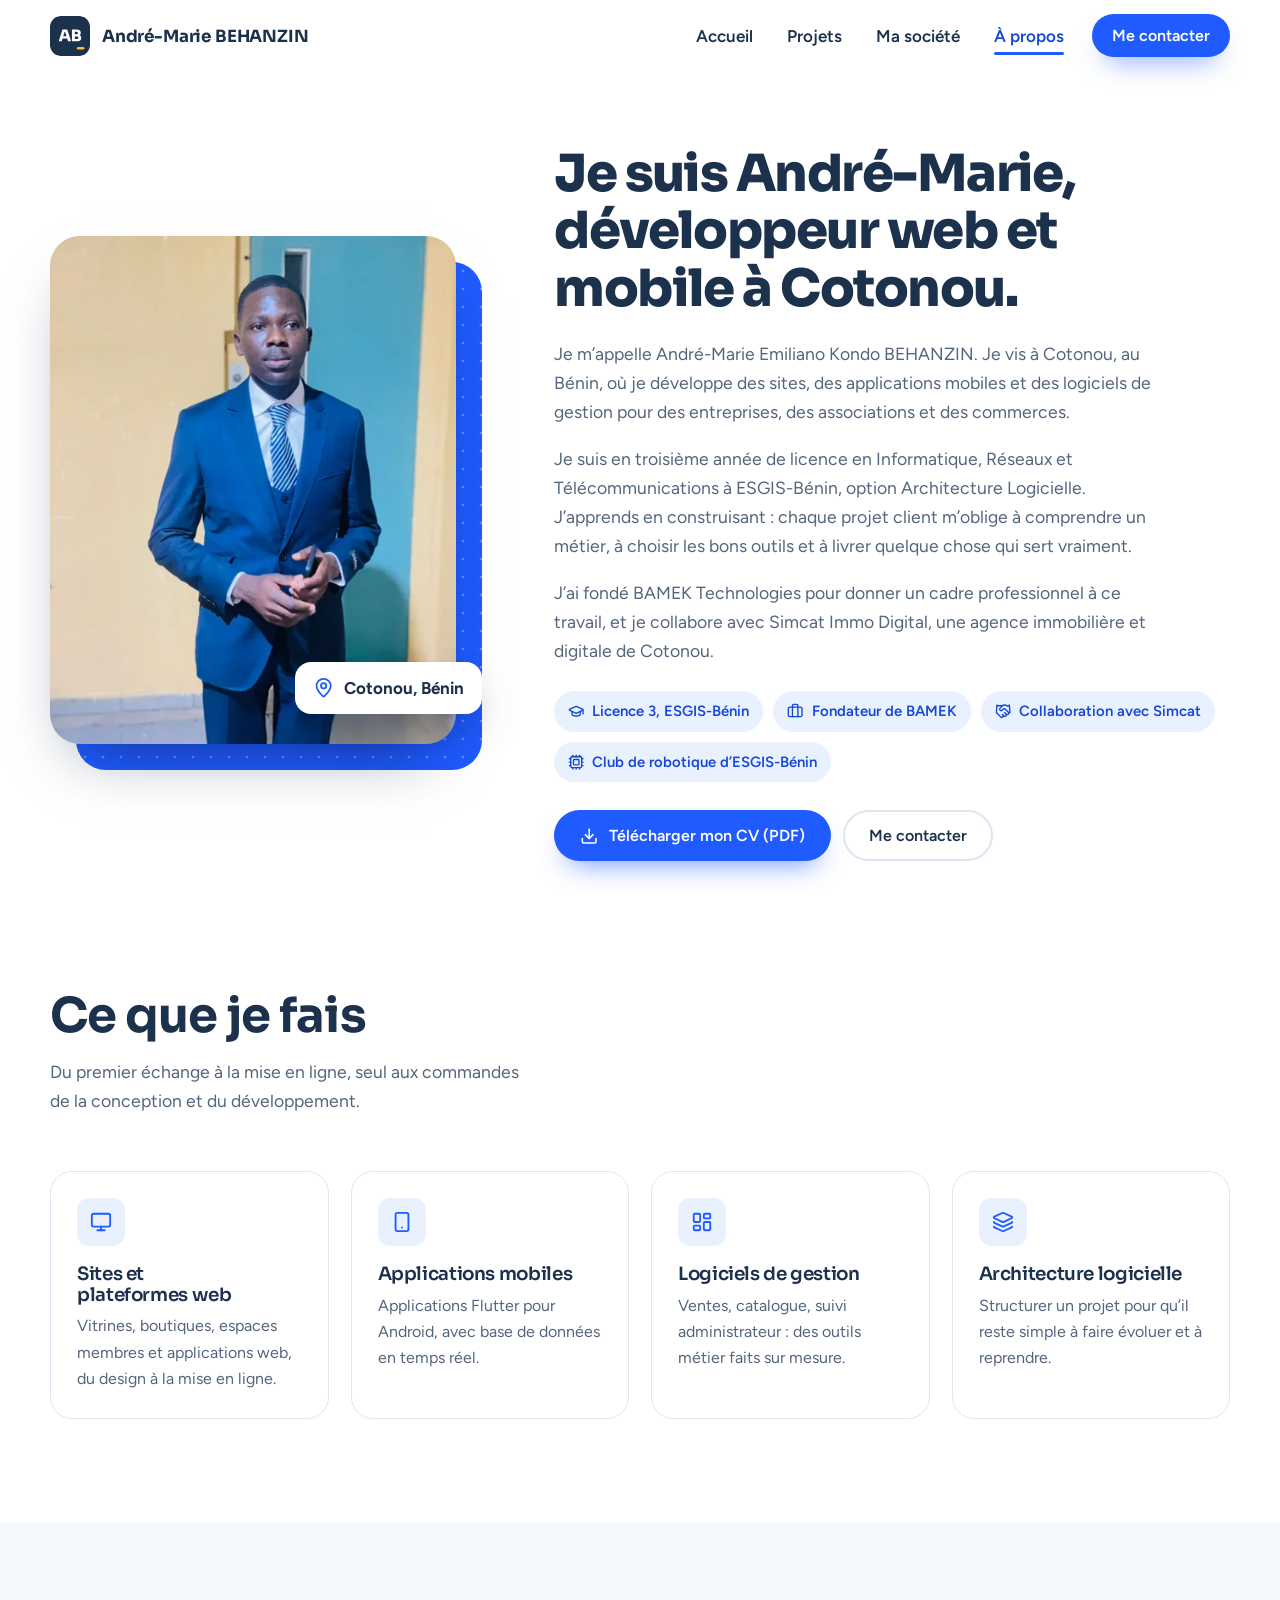
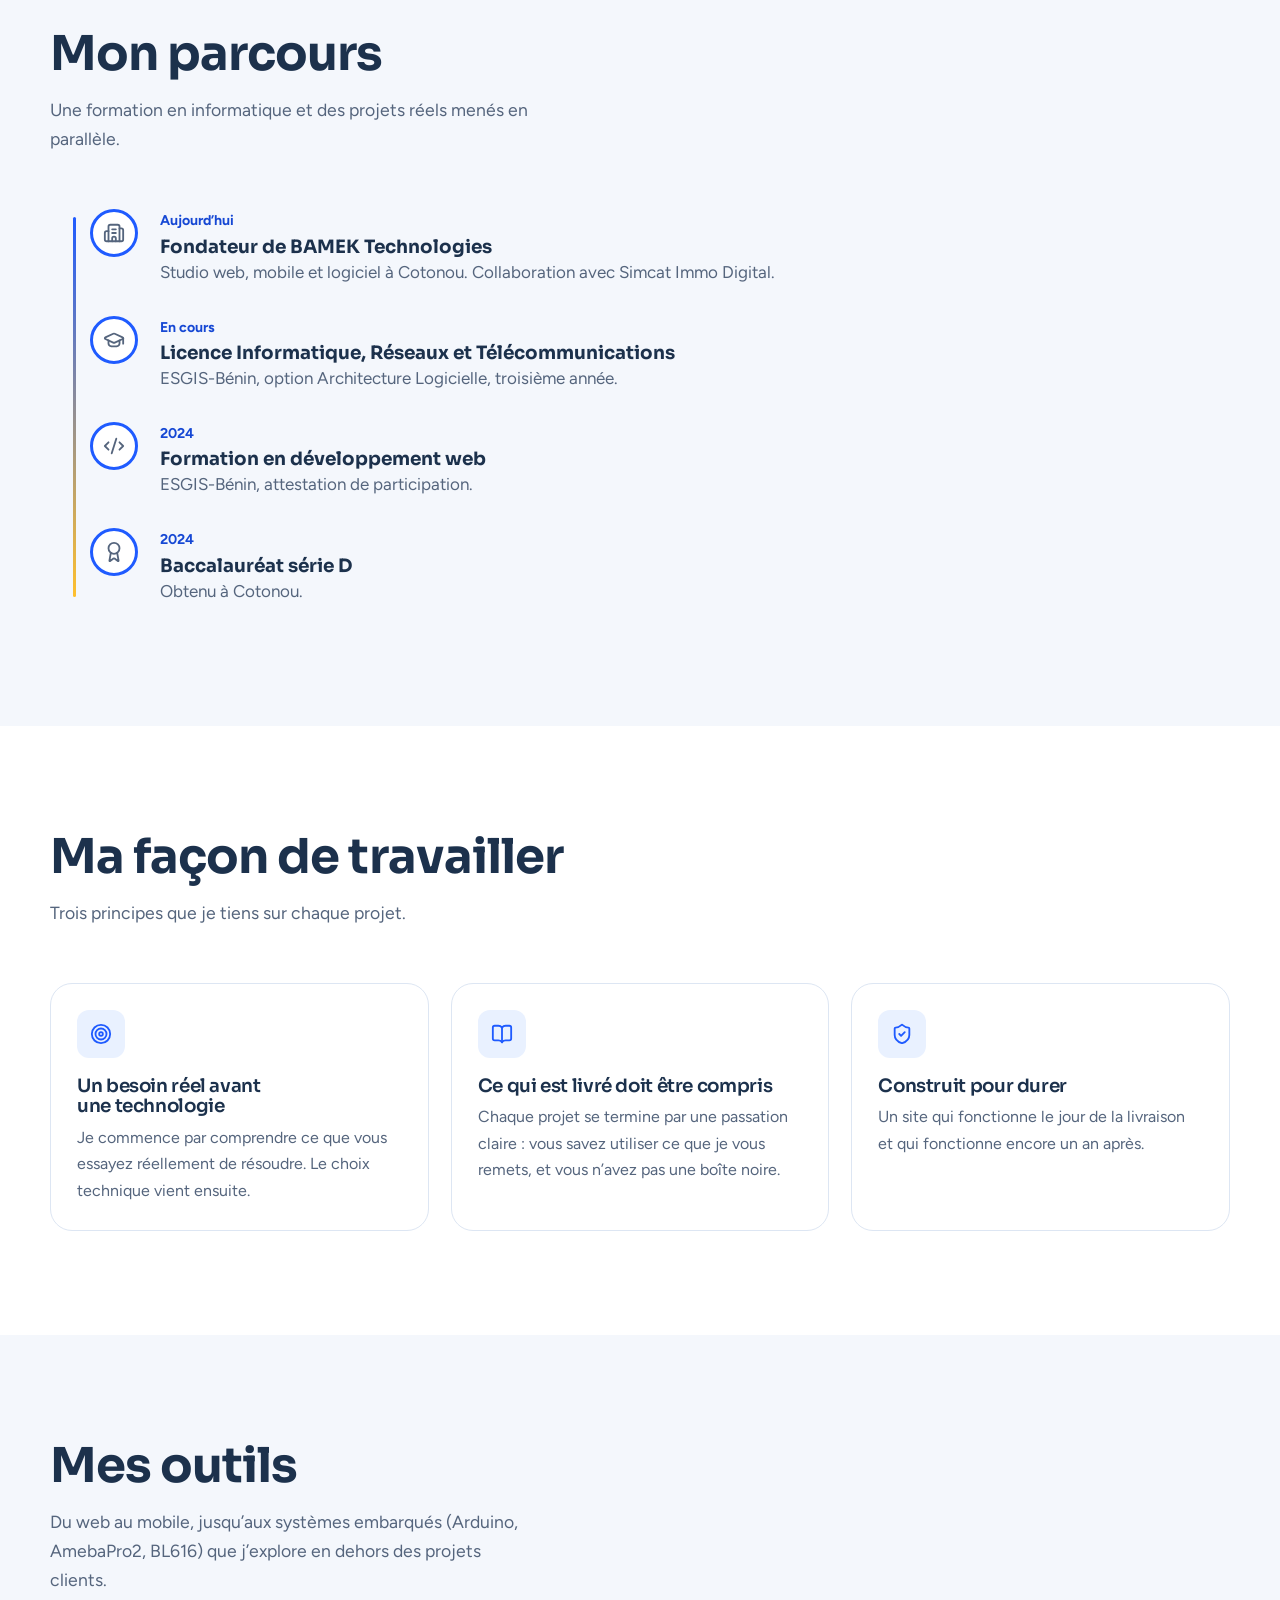
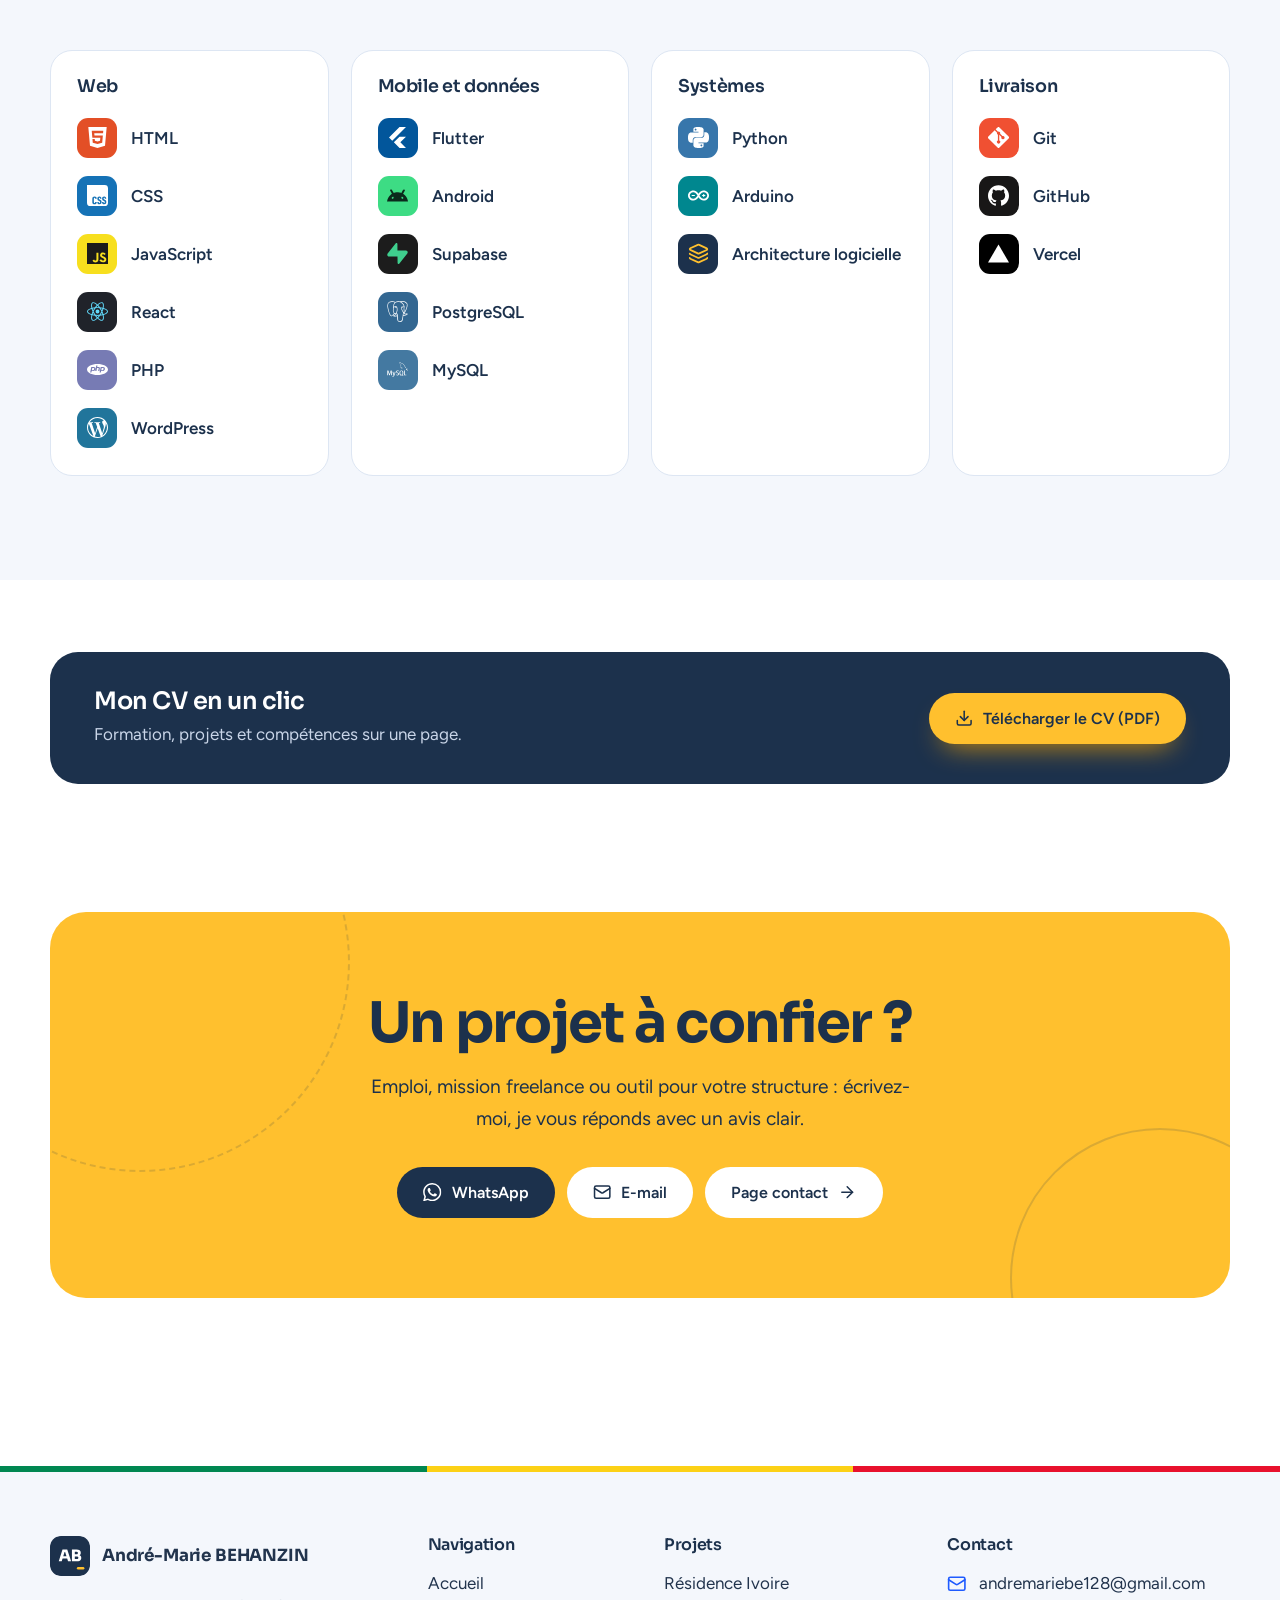
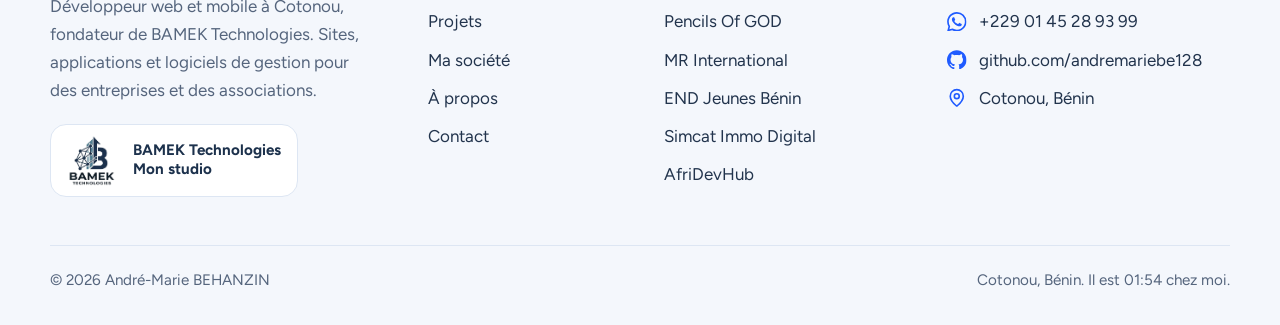
<file: apropos.html>
<!DOCTYPE html>
<html lang="fr"><head><meta charset="utf-8"><meta name="viewport" content="width=device-width,initial-scale=1">
<title>À propos | André-Marie BEHANZIN</title><meta name="description" content="Parcours, formation et façon de travailler d&#x27;André-Marie BEHANZIN, développeur web et mobile, étudiant en architecture logicielle à ESGIS-Bénin.">
<link rel="canonical" href="https://portfolio-andre-marie-behanzin.vercel.app/apropos">
<meta property="og:type" content="website"><meta property="og:locale" content="fr_FR"><meta property="og:site_name" content="André-Marie BEHANZIN">
<meta property="og:title" content="À propos | André-Marie BEHANZIN"><meta property="og:description" content="Parcours, formation et façon de travailler d&#x27;André-Marie BEHANZIN, développeur web et mobile, étudiant en architecture logicielle à ESGIS-Bénin."><meta property="og:url" content="https://portfolio-andre-marie-behanzin.vercel.app/apropos">
<meta property="og:image" content="https://portfolio-andre-marie-behanzin.vercel.app/assets/img/og-image.jpg"><meta property="og:image:width" content="1200"><meta property="og:image:height" content="630">
<meta name="twitter:card" content="summary_large_image"><meta name="twitter:title" content="À propos | André-Marie BEHANZIN"><meta name="twitter:description" content="Parcours, formation et façon de travailler d&#x27;André-Marie BEHANZIN, développeur web et mobile, étudiant en architecture logicielle à ESGIS-Bénin."><meta name="twitter:image" content="https://portfolio-andre-marie-behanzin.vercel.app/assets/img/og-image.jpg">
<meta name="theme-color" content="#1F5BFF">
<link rel="icon" href="favicon.svg" type="image/svg+xml"><link rel="icon" href="favicon.ico" sizes="48x48"><link rel="apple-touch-icon" href="apple-touch-icon.png"><link rel="manifest" href="site.webmanifest">
<link rel="preload" href="assets/fonts/sora-800.woff2" as="font" type="font/woff2" crossorigin><link rel="preload" href="assets/fonts/figtree-400.woff2" as="font" type="font/woff2" crossorigin>
<link rel="stylesheet" href="assets/css/site.css"></head>
<body><svg width="0" height="0" style="position:absolute" aria-hidden="true" focusable="false"><defs><symbol id="b-android" viewBox="0 0 24 24"><path d="M18.4395 5.5586c-.675 1.1664-1.352 2.3318-2.0274 3.498-.0366-.0155-.0742-.0286-.1113-.043-1.8249-.6957-3.484-.8-4.42-.787-1.8551.0185-3.3544.4643-4.2597.8203-.084-.1494-1.7526-3.021-2.0215-3.4864a1.1451 1.1451 0 0 0-.1406-.1914c-.3312-.364-.9054-.4859-1.379-.203-.475.282-.7136.9361-.3886 1.5019 1.9466 3.3696-.0966-.2158 1.9473 3.3593.0172.031-.4946.2642-1.3926 1.0177C2.8987 12.176.452 14.772 0 18.9902h24c-.119-1.1108-.3686-2.099-.7461-3.0683-.7438-1.9118-1.8435-3.2928-2.7402-4.1836a12.1048 12.1048 0 0 0-2.1309-1.6875c.6594-1.122 1.312-2.2559 1.9649-3.3848.2077-.3615.1886-.7956-.0079-1.1191a1.1001 1.1001 0 0 0-.8515-.5332c-.5225-.0536-.9392.3128-1.0488.5449zm-.0391 8.461c.3944.5926.324 1.3306-.1563 1.6503-.4799.3197-1.188.0985-1.582-.4941-.3944-.5927-.324-1.3307.1563-1.6504.4727-.315 1.1812-.1086 1.582.4941zM7.207 13.5273c.4803.3197.5506 1.0577.1563 1.6504-.394.5926-1.1038.8138-1.584.4941-.48-.3197-.5503-1.0577-.1563-1.6504.4008-.6021 1.1087-.8106 1.584-.4941z"/></symbol><symbol id="b-arduino" viewBox="0 0 24 24"><path d="M18.087 6.146c-.3 0-.607.017-.907.069-2.532.367-4.23 2.239-5.18 3.674-.95-1.435-2.648-3.307-5.18-3.674a6.49 6.49 0 0 0-.907-.069C2.648 6.146 0 8.77 0 12s2.656 5.854 5.913 5.854c.3 0 .607-.017.916-.069 2.531-.376 4.23-2.247 5.18-3.683.949 1.436 2.647 3.307 5.18 3.683.299.043.607.069.915.069C21.344 17.854 24 15.23 24 12s-2.656-5.854-5.913-5.854zM6.53 15.734a3.837 3.837 0 0 1-.625.043c-2.148 0-3.889-1.7-3.889-3.777 0-2.085 1.749-3.777 3.898-3.777.208 0 .416.017.624.043 2.39.35 3.847 2.768 4.347 3.734-.508.974-1.974 3.384-4.355 3.734zm11.558.043c-.208 0-.416-.017-.624-.043-2.39-.35-3.856-2.768-4.347-3.734.491-.966 1.957-3.384 4.347-3.734.208-.026.416-.043.624-.043 2.149 0 3.89 1.7 3.89 3.777 0 2.085-1.75 3.777-3.89 3.777zm1.65-4.404v1.134h-1.205v1.182h-1.156v-1.182H16.17v-1.134h1.206V10.19h1.156v1.183h1.206zM4.246 12.498H7.82v-1.125H4.245v1.125z"/></symbol><symbol id="b-css" viewBox="0 0 24 24"><path d="M0 0v20.16A3.84 3.84 0 0 0 3.84 24h16.32A3.84 3.84 0 0 0 24 20.16V3.84A3.84 3.84 0 0 0 20.16 0Zm14.256 13.08c1.56 0 2.28 1.08 2.304 2.64h-1.608c.024-.288-.048-.6-.144-.84-.096-.192-.288-.264-.552-.264-.456 0-.696.264-.696.84-.024.576.288.888.768 1.08.72.288 1.608.744 1.92 1.296q.432.648.432 1.656c0 1.608-.912 2.592-2.496 2.592-1.656 0-2.4-1.032-2.424-2.688h1.68c0 .792.264 1.176.792 1.176.264 0 .456-.072.552-.24.192-.312.24-1.176-.048-1.512-.312-.408-.912-.6-1.32-.816q-.828-.396-1.224-.936c-.24-.36-.36-.888-.36-1.536 0-1.44.936-2.472 2.424-2.448m5.4 0c1.584 0 2.304 1.08 2.328 2.64h-1.608c0-.288-.048-.6-.168-.84-.096-.192-.264-.264-.528-.264-.48 0-.72.264-.72.84s.288.888.792 1.08c.696.288 1.608.744 1.92 1.296.264.432.408.984.408 1.656.024 1.608-.888 2.592-2.472 2.592-1.68 0-2.424-1.056-2.448-2.688h1.68c0 .744.264 1.176.792 1.176.264 0 .456-.072.552-.24.216-.312.264-1.176-.048-1.512-.288-.408-.888-.6-1.32-.816-.552-.264-.96-.576-1.2-.936s-.36-.888-.36-1.536c-.024-1.44.912-2.472 2.4-2.448m-11.031.018c.711-.006 1.419.198 1.839.63.432.432.672 1.128.648 1.992H9.336c.024-.456-.096-.792-.432-.96-.312-.144-.768-.048-.888.24-.12.264-.192.576-.168.864v3.504c0 .744.264 1.128.768 1.128a.65.65 0 0 0 .552-.264c.168-.24.192-.552.168-.84h1.776c.096 1.632-.984 2.712-2.568 2.688-1.536 0-2.496-.864-2.472-2.472v-4.032c0-.816.24-1.44.696-1.848.432-.408 1.146-.624 1.857-.63"/></symbol><symbol id="b-flutter" viewBox="0 0 24 24"><path d="M14.314 0L2.3 12 6 15.7 21.684.013h-7.357zm.014 11.072L7.857 17.53l6.47 6.47H21.7l-6.46-6.468 6.46-6.46h-7.37z"/></symbol><symbol id="b-git" viewBox="0 0 24 24"><path d="M13.09 23.549a1.54 1.54 0 0 1-2.18 0L.451 13.089a1.54 1.54 0 0 1 0-2.179l7.191-7.19 2.733 2.733a1.85 1.85 0 0 0 .964 2.326v6.66a1.849 1.849 0 1 0 1.54 0V8.957l2.508 2.508a1.85 1.85 0 1 0 1.09-1.09l-2.634-2.634a1.85 1.85 0 0 0-2.378-2.377L8.73 2.63 10.91.451a1.54 1.54 0 0 1 2.179 0l10.459 10.46a1.54 1.54 0 0 1 0 2.179z"/></symbol><symbol id="b-github" viewBox="0 0 24 24"><path d="M12 .297c-6.63 0-12 5.373-12 12 0 5.303 3.438 9.8 8.205 11.385.6.113.82-.258.82-.577 0-.285-.01-1.04-.015-2.04-3.338.724-4.042-1.61-4.042-1.61C4.422 18.07 3.633 17.7 3.633 17.7c-1.087-.744.084-.729.084-.729 1.205.084 1.838 1.236 1.838 1.236 1.07 1.835 2.809 1.305 3.495.998.108-.776.417-1.305.76-1.605-2.665-.3-5.466-1.332-5.466-5.93 0-1.31.465-2.38 1.235-3.22-.135-.303-.54-1.523.105-3.176 0 0 1.005-.322 3.3 1.23.96-.267 1.98-.399 3-.405 1.02.006 2.04.138 3 .405 2.28-1.552 3.285-1.23 3.285-1.23.645 1.653.24 2.873.12 3.176.765.84 1.23 1.91 1.23 3.22 0 4.61-2.805 5.625-5.475 5.92.42.36.81 1.096.81 2.22 0 1.606-.015 2.896-.015 3.286 0 .315.21.69.825.57C20.565 22.092 24 17.592 24 12.297c0-6.627-5.373-12-12-12"/></symbol><symbol id="b-html5" viewBox="0 0 24 24"><path d="M1.5 0h21l-1.91 21.563L11.977 24l-8.564-2.438L1.5 0zm7.031 9.75l-.232-2.718 10.059.003.23-2.622L5.412 4.41l.698 8.01h9.126l-.326 3.426-2.91.804-2.955-.81-.188-2.11H6.248l.33 4.171L12 19.351l5.379-1.443.744-8.157H8.531z"/></symbol><symbol id="b-javascript" viewBox="0 0 24 24"><path d="M0 0h24v24H0V0zm22.034 18.276c-.175-1.095-.888-2.015-3.003-2.873-.736-.345-1.554-.585-1.797-1.14-.091-.33-.105-.51-.046-.705.15-.646.915-.84 1.515-.66.39.12.75.42.976.9 1.034-.676 1.034-.676 1.755-1.125-.27-.42-.404-.601-.586-.78-.63-.705-1.469-1.065-2.834-1.034l-.705.089c-.676.165-1.32.525-1.71 1.005-1.14 1.291-.811 3.541.569 4.471 1.365 1.02 3.361 1.244 3.616 2.205.24 1.17-.87 1.545-1.966 1.41-.811-.18-1.26-.586-1.755-1.336l-1.83 1.051c.21.48.45.689.81 1.109 1.74 1.756 6.09 1.666 6.871-1.004.029-.09.24-.705.074-1.65l.046.067zm-8.983-7.245h-2.248c0 1.938-.009 3.864-.009 5.805 0 1.232.063 2.363-.138 2.711-.33.689-1.18.601-1.566.48-.396-.196-.597-.466-.83-.855-.063-.105-.11-.196-.127-.196l-1.825 1.125c.305.63.75 1.172 1.324 1.517.855.51 2.004.675 3.207.405.783-.226 1.458-.691 1.811-1.411.51-.93.402-2.07.397-3.346.012-2.054 0-4.109 0-6.179l.004-.056z"/></symbol><symbol id="b-mysql" viewBox="0 0 24 24"><path d="M16.405 5.501c-.115 0-.193.014-.274.033v.013h.014c.054.104.146.18.214.273.054.107.1.214.154.32l.014-.015c.094-.066.14-.172.14-.333-.04-.047-.046-.094-.08-.14-.04-.067-.126-.1-.18-.153zM5.77 18.695h-.927a50.854 50.854 0 00-.27-4.41h-.008l-1.41 4.41H2.45l-1.4-4.41h-.01a72.892 72.892 0 00-.195 4.41H0c.055-1.966.192-3.81.41-5.53h1.15l1.335 4.064h.008l1.347-4.064h1.095c.242 2.015.384 3.86.428 5.53zm4.017-4.08c-.378 2.045-.876 3.533-1.492 4.46-.482.716-1.01 1.073-1.583 1.073-.153 0-.34-.046-.566-.138v-.494c.11.017.24.026.386.026.268 0 .483-.075.647-.222.197-.18.295-.382.295-.605 0-.155-.077-.47-.23-.944L6.23 14.615h.91l.727 2.36c.164.536.233.91.205 1.123.4-1.064.678-2.227.835-3.483zm12.325 4.08h-2.63v-5.53h.885v4.85h1.745zm-3.32.135l-1.016-.5c.09-.076.177-.158.255-.25.433-.506.648-1.258.648-2.253 0-1.83-.718-2.746-2.155-2.746-.704 0-1.254.232-1.65.697-.43.508-.646 1.256-.646 2.245 0 .972.19 1.686.574 2.14.35.41.877.615 1.583.615.264 0 .506-.033.725-.098l1.325.772.36-.622zM15.5 17.588c-.225-.36-.337-.94-.337-1.736 0-1.393.424-2.09 1.27-2.09.443 0 .77.167.977.5.224.362.336.936.336 1.723 0 1.404-.424 2.108-1.27 2.108-.445 0-.77-.167-.978-.5zm-1.658-.425c0 .47-.172.856-.516 1.156-.344.3-.803.45-1.384.45-.543 0-1.064-.172-1.573-.515l.237-.476c.438.22.833.328 1.19.328.332 0 .593-.073.783-.22a.754.754 0 00.3-.615c0-.33-.23-.61-.648-.845-.388-.213-1.163-.657-1.163-.657-.422-.307-.632-.636-.632-1.177 0-.45.157-.81.47-1.085.315-.278.72-.415 1.22-.415.512 0 .98.136 1.4.41l-.213.476a2.726 2.726 0 00-1.064-.23c-.283 0-.502.068-.654.206a.685.685 0 00-.248.524c0 .328.234.61.666.85.393.215 1.187.67 1.187.67.433.305.648.63.648 1.168zm9.382-5.852c-.535-.014-.95.04-1.297.188-.1.04-.26.04-.274.167.055.053.063.14.11.214.08.134.218.313.346.407.14.11.28.216.427.31.26.16.555.255.81.416.145.094.293.213.44.313.073.05.12.14.214.172v-.02c-.046-.06-.06-.147-.105-.214-.067-.067-.134-.127-.2-.193a3.223 3.223 0 00-.695-.675c-.214-.146-.682-.35-.77-.595l-.013-.014c.146-.013.32-.066.46-.106.227-.06.435-.047.67-.106.106-.027.213-.06.32-.094v-.06c-.12-.12-.21-.283-.334-.395a8.867 8.867 0 00-1.104-.823c-.21-.134-.476-.22-.697-.334-.08-.04-.214-.06-.26-.127-.12-.146-.19-.34-.275-.514a17.69 17.69 0 01-.547-1.163c-.12-.262-.193-.523-.34-.763-.69-1.137-1.437-1.826-2.586-2.5-.247-.14-.543-.2-.856-.274-.167-.008-.334-.02-.5-.027-.11-.047-.216-.174-.31-.235-.38-.24-1.364-.76-1.644-.072-.18.434.267.862.422 1.082.115.153.26.328.34.5.047.116.06.235.107.356.106.294.207.622.347.897.073.14.153.287.247.413.054.073.146.107.167.227-.094.136-.1.334-.154.5-.24.757-.146 1.693.194 2.25.107.166.362.534.703.393.3-.12.234-.5.32-.835.02-.08.007-.133.048-.187v.015c.094.188.188.367.274.555.206.328.566.668.867.895.16.12.287.328.487.402v-.02h-.015c-.043-.058-.1-.086-.154-.133a3.445 3.445 0 01-.35-.4 8.76 8.76 0 01-.747-1.218c-.11-.21-.202-.436-.29-.643-.04-.08-.04-.2-.107-.24-.1.146-.247.273-.32.453-.127.288-.14.642-.188 1.01-.027.007-.014 0-.027.014-.214-.052-.287-.274-.367-.46-.2-.475-.233-1.238-.06-1.785.047-.14.247-.582.167-.716-.042-.127-.174-.2-.247-.303a2.478 2.478 0 01-.24-.427c-.16-.374-.24-.788-.414-1.162-.08-.173-.22-.354-.334-.513-.127-.18-.267-.307-.368-.52-.033-.073-.08-.194-.027-.274.014-.054.042-.075.094-.09.088-.072.335.022.422.062.247.1.455.194.662.334.094.066.195.193.315.226h.14c.214.047.455.014.655.073.355.114.675.28.962.46a5.953 5.953 0 012.085 2.286c.08.154.115.295.188.455.14.33.313.663.455.982.14.315.275.636.476.897.1.14.502.213.682.286.133.06.34.115.46.188.23.14.454.3.67.454.11.076.443.243.463.378z"/></symbol><symbol id="b-php" viewBox="0 0 24 24"><path d="M7.01 10.207h-.944l-.515 2.648h.838c.556 0 .97-.105 1.242-.314.272-.21.455-.559.55-1.049.092-.47.05-.802-.124-.995-.175-.193-.523-.29-1.047-.29zM12 5.688C5.373 5.688 0 8.514 0 12s5.373 6.313 12 6.313S24 15.486 24 12c0-3.486-5.373-6.312-12-6.312zm-3.26 7.451c-.261.25-.575.438-.917.551-.336.108-.765.164-1.285.164H5.357l-.327 1.681H3.652l1.23-6.326h2.65c.797 0 1.378.209 1.744.628.366.418.476 1.002.33 1.752a2.836 2.836 0 0 1-.305.847c-.143.255-.33.49-.561.703zm4.024.715l.543-2.799c.063-.318.039-.536-.068-.651-.107-.116-.336-.174-.687-.174H11.46l-.704 3.625H9.388l1.23-6.327h1.367l-.327 1.682h1.218c.767 0 1.295.134 1.586.401s.378.7.263 1.299l-.572 2.944h-1.389zm7.597-2.265a2.782 2.782 0 0 1-.305.847c-.143.255-.33.49-.561.703a2.44 2.44 0 0 1-.917.551c-.336.108-.765.164-1.286.164h-1.18l-.327 1.682h-1.378l1.23-6.326h2.649c.797 0 1.378.209 1.744.628.366.417.477 1.001.331 1.751zM17.766 10.207h-.943l-.516 2.648h.838c.557 0 .971-.105 1.242-.314.272-.21.455-.559.551-1.049.092-.47.049-.802-.125-.995s-.524-.29-1.047-.29z"/></symbol><symbol id="b-postgresql" viewBox="0 0 24 24"><path d="M23.5594 14.7228a.5269.5269 0 0 0-.0563-.1191c-.139-.2632-.4768-.3418-1.0074-.2321-1.6533.3411-2.2935.1312-2.5256-.0191 1.342-2.0482 2.445-4.522 3.0411-6.8297.2714-1.0507.7982-3.5237.1222-4.7316a1.5641 1.5641 0 0 0-.1509-.235C21.6931.9086 19.8007.0248 17.5099.0005c-1.4947-.0158-2.7705.3461-3.1161.4794a9.449 9.449 0 0 0-.5159-.0816 8.044 8.044 0 0 0-1.3114-.1278c-1.1822-.0184-2.2038.2642-3.0498.8406-.8573-.3211-4.7888-1.645-7.2219.0788C.9359 2.1526.3086 3.8733.4302 6.3043c.0409.818.5069 3.334 1.2423 5.7436.4598 1.5065.9387 2.7019 1.4334 3.582.553.9942 1.1259 1.5933 1.7143 1.7895.4474.1491 1.1327.1441 1.8581-.7279.8012-.9635 1.5903-1.8258 1.9446-2.2069.4351.2355.9064.3625 1.39.3772a.0569.0569 0 0 0 .0004.0041 11.0312 11.0312 0 0 0-.2472.3054c-.3389.4302-.4094.5197-1.5002.7443-.3102.064-1.1344.2339-1.1464.8115-.0025.1224.0329.2309.0919.3268.2269.4231.9216.6097 1.015.6331 1.3345.3335 2.5044.092 3.3714-.6787-.017 2.231.0775 4.4174.3454 5.0874.2212.5529.7618 1.9045 2.4692 1.9043.2505 0 .5263-.0291.8296-.0941 1.7819-.3821 2.5557-1.1696 2.855-2.9059.1503-.8707.4016-2.8753.5388-4.1012.0169-.0703.0357-.1207.057-.1362.0007-.0005.0697-.0471.4272.0307a.3673.3673 0 0 0 .0443.0068l.2539.0223.0149.001c.8468.0384 1.9114-.1426 2.5312-.4308.6438-.2988 1.8057-1.0323 1.5951-1.6698zM2.371 11.8765c-.7435-2.4358-1.1779-4.8851-1.2123-5.5719-.1086-2.1714.4171-3.6829 1.5623-4.4927 1.8367-1.2986 4.8398-.5408 6.108-.13-.0032.0032-.0066.0061-.0098.0094-2.0238 2.044-1.9758 5.536-1.9708 5.7495-.0002.0823.0066.1989.0162.3593.0348.5873.0996 1.6804-.0735 2.9184-.1609 1.1504.1937 2.2764.9728 3.0892.0806.0841.1648.1631.2518.2374-.3468.3714-1.1004 1.1926-1.9025 2.1576-.5677.6825-.9597.5517-1.0886.5087-.3919-.1307-.813-.5871-1.2381-1.3223-.4796-.839-.9635-2.0317-1.4155-3.5126zm6.0072 5.0871c-.1711-.0428-.3271-.1132-.4322-.1772.0889-.0394.2374-.0902.4833-.1409 1.2833-.2641 1.4815-.4506 1.9143-1.0002.0992-.126.2116-.2687.3673-.4426a.3549.3549 0 0 0 .0737-.1298c.1708-.1513.2724-.1099.4369-.0417.156.0646.3078.26.3695.4752.0291.1016.0619.2945-.0452.4444-.9043 1.2658-2.2216 1.2494-3.1676 1.0128zm2.094-3.988-.0525.141c-.133.3566-.2567.6881-.3334 1.003-.6674-.0021-1.3168-.2872-1.8105-.8024-.6279-.6551-.9131-1.5664-.7825-2.5004.1828-1.3079.1153-2.4468.079-3.0586-.005-.0857-.0095-.1607-.0122-.2199.2957-.2621 1.6659-.9962 2.6429-.7724.4459.1022.7176.4057.8305.928.5846 2.7038.0774 3.8307-.3302 4.7363-.084.1866-.1633.3629-.2311.5454zm7.3637 4.5725c-.0169.1768-.0358.376-.0618.5959l-.146.4383a.3547.3547 0 0 0-.0182.1077c-.0059.4747-.054.6489-.115.8693-.0634.2292-.1353.4891-.1794 1.0575-.11 1.4143-.8782 2.2267-2.4172 2.5565-1.5155.3251-1.7843-.4968-2.0212-1.2217a6.5824 6.5824 0 0 0-.0769-.2266c-.2154-.5858-.1911-1.4119-.1574-2.5551.0165-.5612-.0249-1.9013-.3302-2.6462.0044-.2932.0106-.5909.019-.8918a.3529.3529 0 0 0-.0153-.1126 1.4927 1.4927 0 0 0-.0439-.208c-.1226-.4283-.4213-.7866-.7797-.9351-.1424-.059-.4038-.1672-.7178-.0869.067-.276.1831-.5875.309-.9249l.0529-.142c.0595-.16.134-.3257.213-.5012.4265-.9476 1.0106-2.2453.3766-5.1772-.2374-1.0981-1.0304-1.6343-2.2324-1.5098-.7207.0746-1.3799.3654-1.7088.5321a5.6716 5.6716 0 0 0-.1958.1041c.0918-1.1064.4386-3.1741 1.7357-4.4823a4.0306 4.0306 0 0 1 .3033-.276.3532.3532 0 0 0 .1447-.0644c.7524-.5706 1.6945-.8506 2.802-.8325.4091.0067.8017.0339 1.1742.081 1.939.3544 3.2439 1.4468 4.0359 2.3827.8143.9623 1.2552 1.9315 1.4312 2.4543-1.3232-.1346-2.2234.1268-2.6797.779-.9926 1.4189.543 4.1729 1.2811 5.4964.1353.2426.2522.4522.2889.5413.2403.5825.5515.9713.7787 1.2552.0696.087.1372.1714.1885.245-.4008.1155-1.1208.3825-1.0552 1.717-.0123.1563-.0423.4469-.0834.8148-.0461.2077-.0702.4603-.0994.7662zm.8905-1.6211c-.0405-.8316.2691-.9185.5967-1.0105a2.8566 2.8566 0 0 0 .135-.0406 1.202 1.202 0 0 0 .1342.103c.5703.3765 1.5823.4213 3.0068.1344-.2016.1769-.5189.3994-.9533.6011-.4098.1903-1.0957.333-1.7473.3636-.7197.0336-1.0859-.0807-1.1721-.151zm.5695-9.2712c-.0059.3508-.0542.6692-.1054 1.0017-.055.3576-.112.7274-.1264 1.1762-.0142.4368.0404.8909.0932 1.3301.1066.887.216 1.8003-.2075 2.7014a3.5272 3.5272 0 0 1-.1876-.3856c-.0527-.1276-.1669-.3326-.3251-.6162-.6156-1.1041-2.0574-3.6896-1.3193-4.7446.3795-.5427 1.3408-.5661 2.1781-.463zm.2284 7.0137a12.3762 12.3762 0 0 0-.0853-.1074l-.0355-.0444c.7262-1.1995.5842-2.3862.4578-3.4385-.0519-.4318-.1009-.8396-.0885-1.2226.0129-.4061.0666-.7543.1185-1.0911.0639-.415.1288-.8443.1109-1.3505.0134-.0531.0188-.1158.0118-.1902-.0457-.4855-.5999-1.938-1.7294-3.253-.6076-.7073-1.4896-1.4972-2.6889-2.0395.5251-.1066 1.2328-.2035 2.0244-.1859 2.0515.0456 3.6746.8135 4.8242 2.2824a.908.908 0 0 1 .0667.1002c.7231 1.3556-.2762 6.2751-2.9867 10.5405zm-8.8166-6.1162c-.025.1794-.3089.4225-.6211.4225a.5821.5821 0 0 1-.0809-.0056c-.1873-.026-.3765-.144-.5059-.3156-.0458-.0605-.1203-.178-.1055-.2844.0055-.0401.0261-.0985.0925-.1488.1182-.0894.3518-.1226.6096-.0867.3163.0441.6426.1938.6113.4186zm7.9305-.4114c.0111.0792-.049.201-.1531.3102-.0683.0717-.212.1961-.4079.2232a.5456.5456 0 0 1-.075.0052c-.2935 0-.5414-.2344-.5607-.3717-.024-.1765.2641-.3106.5611-.352.297-.0414.6111.0088.6356.1851z"/></symbol><symbol id="b-python" viewBox="0 0 24 24"><path d="M14.25.18l.9.2.73.26.59.3.45.32.34.34.25.34.16.33.1.3.04.26.02.2-.01.13V8.5l-.05.63-.13.55-.21.46-.26.38-.3.31-.33.25-.35.19-.35.14-.33.1-.3.07-.26.04-.21.02H8.77l-.69.05-.59.14-.5.22-.41.27-.33.32-.27.35-.2.36-.15.37-.1.35-.07.32-.04.27-.02.21v3.06H3.17l-.21-.03-.28-.07-.32-.12-.35-.18-.36-.26-.36-.36-.35-.46-.32-.59-.28-.73-.21-.88-.14-1.05-.05-1.23.06-1.22.16-1.04.24-.87.32-.71.36-.57.4-.44.42-.33.42-.24.4-.16.36-.1.32-.05.24-.01h.16l.06.01h8.16v-.83H6.18l-.01-2.75-.02-.37.05-.34.11-.31.17-.28.25-.26.31-.23.38-.2.44-.18.51-.15.58-.12.64-.1.71-.06.77-.04.84-.02 1.27.05zm-6.3 1.98l-.23.33-.08.41.08.41.23.34.33.22.41.09.41-.09.33-.22.23-.34.08-.41-.08-.41-.23-.33-.33-.22-.41-.09-.41.09zm13.09 3.95l.28.06.32.12.35.18.36.27.36.35.35.47.32.59.28.73.21.88.14 1.04.05 1.23-.06 1.23-.16 1.04-.24.86-.32.71-.36.57-.4.45-.42.33-.42.24-.4.16-.36.09-.32.05-.24.02-.16-.01h-8.22v.82h5.84l.01 2.76.02.36-.05.34-.11.31-.17.29-.25.25-.31.24-.38.2-.44.17-.51.15-.58.13-.64.09-.71.07-.77.04-.84.01-1.27-.04-1.07-.14-.9-.2-.73-.25-.59-.3-.45-.33-.34-.34-.25-.34-.16-.33-.1-.3-.04-.25-.02-.2.01-.13v-5.34l.05-.64.13-.54.21-.46.26-.38.3-.32.33-.24.35-.2.35-.14.33-.1.3-.06.26-.04.21-.02.13-.01h5.84l.69-.05.59-.14.5-.21.41-.28.33-.32.27-.35.2-.36.15-.36.1-.35.07-.32.04-.28.02-.21V6.07h2.09l.14.01zm-6.47 14.25l-.23.33-.08.41.08.41.23.33.33.23.41.08.41-.08.33-.23.23-.33.08-.41-.08-.41-.23-.33-.33-.23-.41-.08-.41.08z"/></symbol><symbol id="b-react" viewBox="0 0 24 24"><path d="M14.23 12.004a2.236 2.236 0 0 1-2.235 2.236 2.236 2.236 0 0 1-2.236-2.236 2.236 2.236 0 0 1 2.235-2.236 2.236 2.236 0 0 1 2.236 2.236zm2.648-10.69c-1.346 0-3.107.96-4.888 2.622-1.78-1.653-3.542-2.602-4.887-2.602-.41 0-.783.093-1.106.278-1.375.793-1.683 3.264-.973 6.365C1.98 8.917 0 10.42 0 12.004c0 1.59 1.99 3.097 5.043 4.03-.704 3.113-.39 5.588.988 6.38.32.187.69.275 1.102.275 1.345 0 3.107-.96 4.888-2.624 1.78 1.654 3.542 2.603 4.887 2.603.41 0 .783-.09 1.106-.275 1.374-.792 1.683-3.263.973-6.365C22.02 15.096 24 13.59 24 12.004c0-1.59-1.99-3.097-5.043-4.032.704-3.11.39-5.587-.988-6.38-.318-.184-.688-.277-1.092-.278zm-.005 1.09v.006c.225 0 .406.044.558.127.666.382.955 1.835.73 3.704-.054.46-.142.945-.25 1.44-.96-.236-2.006-.417-3.107-.534-.66-.905-1.345-1.727-2.035-2.447 1.592-1.48 3.087-2.292 4.105-2.295zm-9.77.02c1.012 0 2.514.808 4.11 2.28-.686.72-1.37 1.537-2.02 2.442-1.107.117-2.154.298-3.113.538-.112-.49-.195-.964-.254-1.42-.23-1.868.054-3.32.714-3.707.19-.09.4-.127.563-.132zm4.882 3.05c.455.468.91.992 1.36 1.564-.44-.02-.89-.034-1.345-.034-.46 0-.915.01-1.36.034.44-.572.895-1.096 1.345-1.565zM12 8.1c.74 0 1.477.034 2.202.093.406.582.802 1.203 1.183 1.86.372.64.71 1.29 1.018 1.946-.308.655-.646 1.31-1.013 1.95-.38.66-.773 1.288-1.18 1.87-.728.063-1.466.098-2.21.098-.74 0-1.477-.035-2.202-.093-.406-.582-.802-1.204-1.183-1.86-.372-.64-.71-1.29-1.018-1.946.303-.657.646-1.313 1.013-1.954.38-.66.773-1.286 1.18-1.868.728-.064 1.466-.098 2.21-.098zm-3.635.254c-.24.377-.48.763-.704 1.16-.225.39-.435.782-.635 1.174-.265-.656-.49-1.31-.676-1.947.64-.15 1.315-.283 2.015-.386zm7.26 0c.695.103 1.365.23 2.006.387-.18.632-.405 1.282-.66 1.933-.2-.39-.41-.783-.64-1.174-.225-.392-.465-.774-.705-1.146zm3.063.675c.484.15.944.317 1.375.498 1.732.74 2.852 1.708 2.852 2.476-.005.768-1.125 1.74-2.857 2.475-.42.18-.88.342-1.355.493-.28-.958-.646-1.956-1.1-2.98.45-1.017.81-2.01 1.085-2.964zm-13.395.004c.278.96.645 1.957 1.1 2.98-.45 1.017-.812 2.01-1.086 2.964-.484-.15-.944-.318-1.37-.5-1.732-.737-2.852-1.706-2.852-2.474 0-.768 1.12-1.742 2.852-2.476.42-.18.88-.342 1.356-.494zm11.678 4.28c.265.657.49 1.312.676 1.948-.64.157-1.316.29-2.016.39.24-.375.48-.762.705-1.158.225-.39.435-.788.636-1.18zm-9.945.02c.2.392.41.783.64 1.175.23.39.465.772.705 1.143-.695-.102-1.365-.23-2.006-.386.18-.63.406-1.282.66-1.933zM17.92 16.32c.112.493.2.968.254 1.423.23 1.868-.054 3.32-.714 3.708-.147.09-.338.128-.563.128-1.012 0-2.514-.807-4.11-2.28.686-.72 1.37-1.536 2.02-2.44 1.107-.118 2.154-.3 3.113-.54zm-11.83.01c.96.234 2.006.415 3.107.532.66.905 1.345 1.727 2.035 2.446-1.595 1.483-3.092 2.295-4.11 2.295-.22-.005-.406-.05-.553-.132-.666-.38-.955-1.834-.73-3.703.054-.46.142-.944.25-1.438zm4.56.64c.44.02.89.034 1.345.034.46 0 .915-.01 1.36-.034-.44.572-.895 1.095-1.345 1.565-.455-.47-.91-.993-1.36-1.565z"/></symbol><symbol id="b-supabase" viewBox="0 0 24 24"><path d="M11.9 1.036c-.015-.986-1.26-1.41-1.874-.637L.764 12.05C-.33 13.427.65 15.455 2.409 15.455h9.579l.113 7.51c.014.985 1.259 1.408 1.873.636l9.262-11.653c1.093-1.375.113-3.403-1.645-3.403h-9.642z"/></symbol><symbol id="b-vercel" viewBox="0 0 24 24"><path d="m12 1.608 12 20.784H0Z"/></symbol><symbol id="b-whatsapp" viewBox="0 0 24 24"><path d="M17.472 14.382c-.297-.149-1.758-.867-2.03-.967-.273-.099-.471-.148-.67.15-.197.297-.767.966-.94 1.164-.173.199-.347.223-.644.075-.297-.15-1.255-.463-2.39-1.475-.883-.788-1.48-1.761-1.653-2.059-.173-.297-.018-.458.13-.606.134-.133.298-.347.446-.52.149-.174.198-.298.298-.497.099-.198.05-.371-.025-.52-.075-.149-.669-1.612-.916-2.207-.242-.579-.487-.5-.669-.51-.173-.008-.371-.01-.57-.01-.198 0-.52.074-.792.372-.272.297-1.04 1.016-1.04 2.479 0 1.462 1.065 2.875 1.213 3.074.149.198 2.096 3.2 5.077 4.487.709.306 1.262.489 1.694.625.712.227 1.36.195 1.871.118.571-.085 1.758-.719 2.006-1.413.248-.694.248-1.289.173-1.413-.074-.124-.272-.198-.57-.347m-5.421 7.403h-.004a9.87 9.87 0 01-5.031-1.378l-.361-.214-3.741.982.998-3.648-.235-.374a9.86 9.86 0 01-1.51-5.26c.001-5.45 4.436-9.884 9.888-9.884 2.64 0 5.122 1.03 6.988 2.898a9.825 9.825 0 012.893 6.994c-.003 5.45-4.437 9.884-9.885 9.884m8.413-18.297A11.815 11.815 0 0012.05 0C5.495 0 .16 5.335.157 11.892c0 2.096.547 4.142 1.588 5.945L.057 24l6.305-1.654a11.882 11.882 0 005.683 1.448h.005c6.554 0 11.89-5.335 11.893-11.893a11.821 11.821 0 00-3.48-8.413Z"/></symbol><symbol id="b-wordpress" viewBox="0 0 24 24"><path d="M21.469 6.825c.84 1.537 1.318 3.3 1.318 5.175 0 3.979-2.156 7.456-5.363 9.325l3.295-9.527c.615-1.54.82-2.771.82-3.864 0-.405-.026-.78-.07-1.11m-7.981.105c.647-.03 1.232-.105 1.232-.105.582-.075.514-.93-.067-.899 0 0-1.755.135-2.88.135-1.064 0-2.85-.15-2.85-.15-.585-.03-.661.855-.075.885 0 0 .54.061 1.125.09l1.68 4.605-2.37 7.08L5.354 6.9c.649-.03 1.234-.1 1.234-.1.585-.075.516-.93-.065-.896 0 0-1.746.138-2.874.138-.2 0-.438-.008-.69-.015C4.911 3.15 8.235 1.215 12 1.215c2.809 0 5.365 1.072 7.286 2.833-.046-.003-.091-.009-.141-.009-1.06 0-1.812.923-1.812 1.914 0 .89.513 1.643 1.06 2.531.411.72.89 1.643.89 2.977 0 .915-.354 1.994-.821 3.479l-1.075 3.585-3.9-11.61.001.014zM12 22.784c-1.059 0-2.081-.153-3.048-.437l3.237-9.406 3.315 9.087c.024.053.05.101.078.149-1.12.393-2.325.609-3.582.609M1.211 12c0-1.564.336-3.05.935-4.39L7.29 21.709C3.694 19.96 1.212 16.271 1.211 12M12 0C5.385 0 0 5.385 0 12s5.385 12 12 12 12-5.385 12-12S18.615 0 12 0"/></symbol><symbol id="l-arrow-right" viewBox="0 0 24 24"><path d="M5 12h14" />
  <path d="m12 5 7 7-7 7" /></symbol><symbol id="l-award" viewBox="0 0 24 24"><path d="m15.477 12.89 1.515 8.526a.5.5 0 0 1-.81.47l-3.58-2.687a1 1 0 0 0-1.197 0l-3.586 2.686a.5.5 0 0 1-.81-.469l1.514-8.526" />
  <circle cx="12" cy="8" r="6" /></symbol><symbol id="l-book-open" viewBox="0 0 24 24"><path d="M12 5v16" />
  <path d="M20.001 19A2 2 0 0022 17V5a2 2 0 00-1.999-2L16 3.002A5 5 0 0012 5a5 5 0 00-4-2H4a2 2 0 00-2 2v12a2 2 0 001.999 2H8a5 5 0 014 2 5 5 0 014-2z" /></symbol><symbol id="l-briefcase" viewBox="0 0 24 24"><path d="M16 20V4a2 2 0 0 0-2-2h-4a2 2 0 0 0-2 2v16" />
  <rect width="20" height="14" x="2" y="6" rx="2" /></symbol><symbol id="l-building-2" viewBox="0 0 24 24"><path d="M10 12h4" />
  <path d="M10 8h4" />
  <path d="M14 21v-3a2 2 0 0 0-4 0v3" />
  <path d="M6 10H4a2 2 0 0 0-2 2v7a2 2 0 0 0 2 2h16a2 2 0 0 0 2-2V9a2 2 0 0 0-2-2h-2" />
  <path d="M6 21V5a2 2 0 0 1 2-2h8a2 2 0 0 1 2 2v16" /></symbol><symbol id="l-code-xml" viewBox="0 0 24 24"><path d="m18 16 4-4-4-4" />
  <path d="m6 8-4 4 4 4" />
  <path d="m14.5 4-5 16" /></symbol><symbol id="l-cpu" viewBox="0 0 24 24"><path d="M12 20v2" />
  <path d="M12 2v2" />
  <path d="M17 20v2" />
  <path d="M17 2v2" />
  <path d="M2 12h2" />
  <path d="M2 17h2" />
  <path d="M2 7h2" />
  <path d="M20 12h2" />
  <path d="M20 17h2" />
  <path d="M20 7h2" />
  <path d="M7 20v2" />
  <path d="M7 2v2" />
  <rect x="4" y="4" width="16" height="16" rx="2" />
  <rect x="8" y="8" width="8" height="8" rx="1" /></symbol><symbol id="l-download" viewBox="0 0 24 24"><path d="M12 15V3" />
  <path d="M21 15v4a2 2 0 0 1-2 2H5a2 2 0 0 1-2-2v-4" />
  <path d="m7 10 5 5 5-5" /></symbol><symbol id="l-graduation-cap" viewBox="0 0 24 24"><path d="M21.42 10.922a1 1 0 0 0-.019-1.838L12.83 5.18a2 2 0 0 0-1.66 0L2.6 9.08a1 1 0 0 0 0 1.832l8.57 3.908a2 2 0 0 0 1.66 0z" />
  <path d="M22 10v6" />
  <path d="M6 12.5V16a6 3 0 0 0 12 0v-3.5" /></symbol><symbol id="l-handshake" viewBox="0 0 24 24"><path d="m11 17 2 2a1 1 0 1 0 3-3" />
  <path d="m14 14 2.5 2.5a1 1 0 1 0 3-3l-3.88-3.88a3 3 0 0 0-4.24 0l-.88.88a1 1 0 1 1-3-3l2.81-2.81a5.79 5.79 0 0 1 7.06-.87l.47.28a2 2 0 0 0 1.42.25L21 4" />
  <path d="m21 3 1 11h-2" />
  <path d="M3 3 2 14l6.5 6.5a1 1 0 1 0 3-3" />
  <path d="M3 4h8" /></symbol><symbol id="l-layers" viewBox="0 0 24 24"><path d="M12.83 2.18a2 2 0 0 0-1.66 0L2.6 6.08a1 1 0 0 0 0 1.83l8.58 3.91a2 2 0 0 0 1.66 0l8.58-3.9a1 1 0 0 0 0-1.83z" />
  <path d="M2 12a1 1 0 0 0 .58.91l8.6 3.91a2 2 0 0 0 1.65 0l8.58-3.9A1 1 0 0 0 22 12" />
  <path d="M2 17a1 1 0 0 0 .58.91l8.6 3.91a2 2 0 0 0 1.65 0l8.58-3.9A1 1 0 0 0 22 17" /></symbol><symbol id="l-layout-dashboard" viewBox="0 0 24 24"><rect width="7" height="9" x="3" y="3" rx="1" />
  <rect width="7" height="5" x="14" y="3" rx="1" />
  <rect width="7" height="9" x="14" y="12" rx="1" />
  <rect width="7" height="5" x="3" y="16" rx="1" /></symbol><symbol id="l-mail" viewBox="0 0 24 24"><path d="m22 7-8.991 5.727a2 2 0 0 1-2.009 0L2 7" />
  <rect x="2" y="4" width="20" height="16" rx="2" /></symbol><symbol id="l-map-pin" viewBox="0 0 24 24"><path d="M20 10c0 4.993-5.539 10.193-7.399 11.799a1 1 0 0 1-1.202 0C9.539 20.193 4 14.993 4 10a8 8 0 0 1 16 0" />
  <circle cx="12" cy="10" r="3" /></symbol><symbol id="l-menu" viewBox="0 0 24 24"><path d="M4 5h16" />
  <path d="M4 12h16" />
  <path d="M4 19h16" /></symbol><symbol id="l-monitor" viewBox="0 0 24 24"><rect width="20" height="14" x="2" y="3" rx="2" />
  <line x1="8" x2="16" y1="21" y2="21" />
  <line x1="12" x2="12" y1="17" y2="21" /></symbol><symbol id="l-shield-check" viewBox="0 0 24 24"><path d="M20 13c0 5-3.5 7.5-7.66 8.95a1 1 0 0 1-.67-.01C7.5 20.5 4 18 4 13V6a1 1 0 0 1 1-1c2 0 4.5-1.2 6.24-2.72a1.17 1.17 0 0 1 1.52 0C14.51 3.81 17 5 19 5a1 1 0 0 1 1 1z" />
  <path d="m9 12 2 2 4-4" /></symbol><symbol id="l-smartphone" viewBox="0 0 24 24"><rect width="14" height="20" x="5" y="2" rx="2" ry="2" />
  <path d="M12 18h.01" /></symbol><symbol id="l-target" viewBox="0 0 24 24"><circle cx="12" cy="12" r="10" />
  <circle cx="12" cy="12" r="6" />
  <circle cx="12" cy="12" r="2" /></symbol><symbol id="l-x" viewBox="0 0 24 24"><path d="M18 6 6 18" />
  <path d="m6 6 12 12" /></symbol></defs></svg><a class="skip" href="#main">Aller au contenu</a><div class="progress" aria-hidden="true"></div>
<header class="site-header"><div class="wrap bar-row">
<a class="brand" href="./" aria-label="André-Marie BEHANZIN, accueil"><svg viewBox="0 0 64 64" aria-hidden="true"><rect width="64" height="64" rx="15" fill="#1C314C"/><g transform="translate(13.80 40.40) scale(0.02553 -0.02553)" fill="#fff"><path d="M8 0 242 730H540L782 0H590L402 600L455 580H323L377 600L194 0ZM199 169 255 321H532L588 169Z"/><path transform="translate(760 0)" d="M234 -6V136H395Q436 136 456.0 157.0Q476 178 476 218Q476 258 456.0 278.5Q436 299 395 299H234V409H389Q466 409 527.0 390.5Q588 372 623.0 330.0Q658 288 658 218V204Q658 138 627.0 91.0Q596 44 536.0 19.0Q476 -6 389 -6ZM74 -6V736H254V-6ZM234 327V437H368Q409 437 427.5 457.5Q446 478 446 515Q446 553 427.5 573.5Q409 594 368 594H234V736H360Q488 736 558.0 682.5Q628 629 628 530V515Q628 446 592.5 404.5Q557 363 496.5 345.0Q436 327 360 327Z"/></g><rect x="43" y="49.5" width="12" height="4" rx="2" fill="#FFC02E"/></svg><span>André-Marie BEHANZIN</span></a>
<nav class="nav" aria-label="Navigation principale"><a href="./">Accueil</a><a href="projets">Projets</a><a href="bamek">Ma société</a><a href="apropos" aria-current="page">À propos</a><a class="btn btn-cobalt" href="contact">Me contacter</a></nav>
<button class="menu-btn" type="button" aria-expanded="false" aria-label="Ouvrir le menu"><svg class="i i-open" aria-hidden="true" focusable="false"><use href="#l-menu"/></svg><svg class="i i-close" aria-hidden="true" focusable="false"><use href="#l-x"/></svg></button>
</div></header><main id="main"><section class="page-head"><div class="wrap about-grid">
<div class="portrait reveal"><img src="assets/img/portrait-960.webp" srcset="assets/img/portrait-480.webp 480w, assets/img/portrait-960.webp 960w" sizes="(min-width:900px) 380px, 80vw" width="960" height="1200" alt="Portrait d&#x27;André-Marie BEHANZIN en costume bleu" fetchpriority="high" decoding="async"><span class="chip-float"><svg class="i " aria-hidden="true" focusable="false"><use href="#l-map-pin"/></svg>Cotonou, Bénin</span></div>
<div class="about-copy"><h1>Je suis André-Marie, développeur web et mobile à Cotonou.</h1>
<p>Je m’appelle André-Marie Emiliano Kondo BEHANZIN. Je vis à Cotonou, au Bénin, où je développe des sites, des applications mobiles et des logiciels de gestion pour des entreprises, des associations et des commerces.</p>
<p>Je suis en troisième année de licence en Informatique, Réseaux et Télécommunications à ESGIS-Bénin, option Architecture Logicielle. J’apprends en construisant : chaque projet client m’oblige à comprendre un métier, à choisir les bons outils et à livrer quelque chose qui sert vraiment.</p>
<p>J’ai fondé BAMEK Technologies pour donner un cadre professionnel à ce travail, et je collabore avec Simcat Immo Digital, une agence immobilière et digitale de Cotonou.</p>
<div class="facts"><span class="chip"><svg class="i " aria-hidden="true" focusable="false"><use href="#l-graduation-cap"/></svg>Licence 3, ESGIS-Bénin</span><span class="chip"><svg class="i " aria-hidden="true" focusable="false"><use href="#l-briefcase"/></svg>Fondateur de BAMEK</span><span class="chip"><svg class="i " aria-hidden="true" focusable="false"><use href="#l-handshake"/></svg>Collaboration avec Simcat</span><span class="chip"><svg class="i " aria-hidden="true" focusable="false"><use href="#l-cpu"/></svg>Club de robotique d’ESGIS-Bénin</span></div>
<p class="actions" style="margin-top:28px"><a class="btn btn-cobalt" href="assets/docs/CV_Andre-Marie_BEHANZIN.pdf" download><svg class="i " aria-hidden="true" focusable="false"><use href="#l-download"/></svg>Télécharger mon CV (PDF)</a><a class="btn btn-line" href="contact">Me contacter</a></p></div></div></section>
<section class="sec"><div class="wrap"><div class="sec-head reveal"><div><h2>Ce que je fais</h2><p>Du premier échange à la mise en ligne, seul aux commandes de la conception et du développement.</p></div></div><div class="do-grid"><div class="do reveal" style="--d:0.0s"><span class="tile"><svg class="i " aria-hidden="true" focusable="false"><use href="#l-monitor"/></svg></span><h3>Sites et plateformes web</h3><p>Vitrines, boutiques, espaces membres et applications web, du design à la mise en ligne.</p></div><div class="do reveal" style="--d:0.06s"><span class="tile"><svg class="i " aria-hidden="true" focusable="false"><use href="#l-smartphone"/></svg></span><h3>Applications mobiles</h3><p>Applications Flutter pour Android, avec base de données en temps réel.</p></div><div class="do reveal" style="--d:0.12s"><span class="tile"><svg class="i " aria-hidden="true" focusable="false"><use href="#l-layout-dashboard"/></svg></span><h3>Logiciels de gestion</h3><p>Ventes, catalogue, suivi administrateur : des outils métier faits sur mesure.</p></div><div class="do reveal" style="--d:0.18s"><span class="tile"><svg class="i " aria-hidden="true" focusable="false"><use href="#l-layers"/></svg></span><h3>Architecture logicielle</h3><p>Structurer un projet pour qu’il reste simple à faire évoluer et à reprendre.</p></div></div></div></section>
<section class="sec sec--tint"><div class="wrap"><div class="sec-head reveal"><div><h2>Mon parcours</h2><p>Une formation en informatique et des projets réels menés en parallèle.</p></div></div><ol class="timeline"><li class="reveal"><span class="tile"><svg class="i " aria-hidden="true" focusable="false"><use href="#l-building-2"/></svg></span><div><small>Aujourd’hui</small><b>Fondateur de BAMEK Technologies</b><span>Studio web, mobile et logiciel à Cotonou. Collaboration avec Simcat Immo Digital.</span></div></li><li class="reveal"><span class="tile"><svg class="i " aria-hidden="true" focusable="false"><use href="#l-graduation-cap"/></svg></span><div><small>En cours</small><b>Licence Informatique, Réseaux et Télécommunications</b><span>ESGIS-Bénin, option Architecture Logicielle, troisième année.</span></div></li><li class="reveal"><span class="tile"><svg class="i " aria-hidden="true" focusable="false"><use href="#l-code-xml"/></svg></span><div><small>2024</small><b>Formation en développement web</b><span>ESGIS-Bénin, attestation de participation.</span></div></li><li class="reveal"><span class="tile"><svg class="i " aria-hidden="true" focusable="false"><use href="#l-award"/></svg></span><div><small>2024</small><b>Baccalauréat série D</b><span>Obtenu à Cotonou.</span></div></li></ol></div></section>
<section class="sec"><div class="wrap"><div class="sec-head reveal"><div><h2>Ma façon de travailler</h2><p>Trois principes que je tiens sur chaque projet.</p></div></div><div class="principles"><div class="do reveal" style="--d:0.0s"><span class="tile"><svg class="i " aria-hidden="true" focusable="false"><use href="#l-target"/></svg></span><h3>Un besoin réel avant une technologie</h3><p>Je commence par comprendre ce que vous essayez réellement de résoudre. Le choix technique vient ensuite.</p></div><div class="do reveal" style="--d:0.08s"><span class="tile"><svg class="i " aria-hidden="true" focusable="false"><use href="#l-book-open"/></svg></span><h3>Ce qui est livré doit être compris</h3><p>Chaque projet se termine par une passation claire : vous savez utiliser ce que je vous remets, et vous n’avez pas une boîte noire.</p></div><div class="do reveal" style="--d:0.16s"><span class="tile"><svg class="i " aria-hidden="true" focusable="false"><use href="#l-shield-check"/></svg></span><h3>Construit pour durer</h3><p>Un site qui fonctionne le jour de la livraison et qui fonctionne encore un an après.</p></div></div></div></section>
<section class="sec sec--tint"><div class="wrap"><div class="sec-head reveal"><div><h2>Mes outils</h2><p>Du web au mobile, jusqu’aux systèmes embarqués (Arduino, AmebaPro2, BL616) que j’explore en dehors des projets clients.</p></div></div>
<div class="tools"><div class="tool-group reveal" style="--d:0.0s"><h3>Web</h3><ul><li class="tool"><span class="badge-i" style="--bg:#E34F26;--fg:#FFFFFF"><svg class="i i--b " aria-hidden="true" focusable="false"><use href="#b-html5"/></svg></span>HTML</li><li class="tool"><span class="badge-i" style="--bg:#1572B6;--fg:#FFFFFF"><svg class="i i--b " aria-hidden="true" focusable="false"><use href="#b-css"/></svg></span>CSS</li><li class="tool"><span class="badge-i" style="--bg:#F7DF1E;--fg:#1B1B1B"><svg class="i i--b " aria-hidden="true" focusable="false"><use href="#b-javascript"/></svg></span>JavaScript</li><li class="tool"><span class="badge-i" style="--bg:#20232A;--fg:#61DAFB"><svg class="i i--b " aria-hidden="true" focusable="false"><use href="#b-react"/></svg></span>React</li><li class="tool"><span class="badge-i" style="--bg:#777BB4;--fg:#FFFFFF"><svg class="i i--b " aria-hidden="true" focusable="false"><use href="#b-php"/></svg></span>PHP</li><li class="tool"><span class="badge-i" style="--bg:#21759B;--fg:#FFFFFF"><svg class="i i--b " aria-hidden="true" focusable="false"><use href="#b-wordpress"/></svg></span>WordPress</li></ul></div><div class="tool-group reveal" style="--d:0.08s"><h3>Mobile et données</h3><ul><li class="tool"><span class="badge-i" style="--bg:#02569B;--fg:#FFFFFF"><svg class="i i--b " aria-hidden="true" focusable="false"><use href="#b-flutter"/></svg></span>Flutter</li><li class="tool"><span class="badge-i" style="--bg:#3DDC84;--fg:#0B2A1C"><svg class="i i--b " aria-hidden="true" focusable="false"><use href="#b-android"/></svg></span>Android</li><li class="tool"><span class="badge-i" style="--bg:#1C1C1C;--fg:#3FCF8E"><svg class="i i--b " aria-hidden="true" focusable="false"><use href="#b-supabase"/></svg></span>Supabase</li><li class="tool"><span class="badge-i" style="--bg:#336791;--fg:#FFFFFF"><svg class="i i--b " aria-hidden="true" focusable="false"><use href="#b-postgresql"/></svg></span>PostgreSQL</li><li class="tool"><span class="badge-i" style="--bg:#4479A1;--fg:#FFFFFF"><svg class="i i--b " aria-hidden="true" focusable="false"><use href="#b-mysql"/></svg></span>MySQL</li></ul></div><div class="tool-group reveal" style="--d:0.16s"><h3>Systèmes</h3><ul><li class="tool"><span class="badge-i" style="--bg:#3776AB;--fg:#FFFFFF"><svg class="i i--b " aria-hidden="true" focusable="false"><use href="#b-python"/></svg></span>Python</li><li class="tool"><span class="badge-i" style="--bg:#00878F;--fg:#FFFFFF"><svg class="i i--b " aria-hidden="true" focusable="false"><use href="#b-arduino"/></svg></span>Arduino</li><li class="tool"><span class="badge-i" style="--bg:#1C314C;--fg:#FFC02E"><svg class="i " aria-hidden="true" focusable="false"><use href="#l-layers"/></svg></span>Architecture logicielle</li></ul></div><div class="tool-group reveal" style="--d:0.24s"><h3>Livraison</h3><ul><li class="tool"><span class="badge-i" style="--bg:#F05032;--fg:#FFFFFF"><svg class="i i--b " aria-hidden="true" focusable="false"><use href="#b-git"/></svg></span>Git</li><li class="tool"><span class="badge-i" style="--bg:#181717;--fg:#FFFFFF"><svg class="i i--b " aria-hidden="true" focusable="false"><use href="#b-github"/></svg></span>GitHub</li><li class="tool"><span class="badge-i" style="--bg:#000000;--fg:#FFFFFF"><svg class="i i--b " aria-hidden="true" focusable="false"><use href="#b-vercel"/></svg></span>Vercel</li></ul></div></div></div></section>
<section class="sec--tight" style="padding-top:72px"><div class="wrap"><div class="cv-card reveal"><div><h3>Mon CV en un clic</h3><p>Formation, projets et compétences sur une page.</p></div>
<a class="btn btn-sun" href="assets/docs/CV_Andre-Marie_BEHANZIN.pdf" download><svg class="i " aria-hidden="true" focusable="false"><use href="#l-download"/></svg>Télécharger le CV (PDF)</a></div></div></section>
<section class="sec--tight"><div class="wrap"><div class="cta reveal">
<h2>Un projet à confier ?</h2><p>Emploi, mission freelance ou outil pour votre structure : écrivez-moi, je vous réponds avec un avis clair.</p>
<div class="actions"><a class="btn btn-marine" href="https://wa.me/2290145289399" target="_blank" rel="noopener"><svg class="i i--b " aria-hidden="true" focusable="false"><use href="#b-whatsapp"/></svg>WhatsApp</a>
<a class="btn btn-white" href="mailto:andremariebe128@gmail.com"><svg class="i " aria-hidden="true" focusable="false"><use href="#l-mail"/></svg>E-mail</a>
<a class="btn btn-white" href="contact">Page contact<svg class="i i-go" aria-hidden="true" focusable="false"><use href="#l-arrow-right"/></svg></a></div></div></div></section></main><footer class="footer"><div class="wrap"><div class="footer-grid">
<div class="about"><a class="brand" href="./"><svg viewBox="0 0 64 64" aria-hidden="true"><rect width="64" height="64" rx="15" fill="#1C314C"/><g transform="translate(13.80 40.40) scale(0.02553 -0.02553)" fill="#fff"><path d="M8 0 242 730H540L782 0H590L402 600L455 580H323L377 600L194 0ZM199 169 255 321H532L588 169Z"/><path transform="translate(760 0)" d="M234 -6V136H395Q436 136 456.0 157.0Q476 178 476 218Q476 258 456.0 278.5Q436 299 395 299H234V409H389Q466 409 527.0 390.5Q588 372 623.0 330.0Q658 288 658 218V204Q658 138 627.0 91.0Q596 44 536.0 19.0Q476 -6 389 -6ZM74 -6V736H254V-6ZM234 327V437H368Q409 437 427.5 457.5Q446 478 446 515Q446 553 427.5 573.5Q409 594 368 594H234V736H360Q488 736 558.0 682.5Q628 629 628 530V515Q628 446 592.5 404.5Q557 363 496.5 345.0Q436 327 360 327Z"/></g><rect x="43" y="49.5" width="12" height="4" rx="2" fill="#FFC02E"/></svg><span>André-Marie BEHANZIN</span></a>
<p>Développeur web et mobile à Cotonou, fondateur de BAMEK Technologies. Sites, applications et logiciels de gestion pour des entreprises et des associations.</p>
<a class="f-bamek" href="bamek"><img src="assets/img/logo-bamek-640.webp" width="500" height="477" alt="" loading="lazy"><span>BAMEK Technologies<br>Mon studio</span></a></div>
<div><h3>Navigation</h3><ul><li><a href="./">Accueil</a></li><li><a href="projets">Projets</a></li><li><a href="bamek">Ma société</a></li><li><a href="apropos">À propos</a></li><li><a href="contact">Contact</a></li></ul></div>
<div><h3>Projets</h3><ul><li><a href="projets/residence-ivoire">Résidence Ivoire</a></li><li><a href="projets/pencils-of-god">Pencils Of GOD</a></li><li><a href="projets/mr-international">MR International</a></li><li><a href="projets/end-jeunes-benin">END Jeunes Bénin</a></li><li><a href="projets/simcat-immo-digital">Simcat Immo Digital</a></li><li><a href="projets/afridevhub">AfriDevHub</a></li></ul></div>
<div><h3>Contact</h3><ul class="f-contact">
<li><svg class="i " aria-hidden="true" focusable="false"><use href="#l-mail"/></svg><a href="mailto:andremariebe128@gmail.com">andremariebe128@gmail.com</a></li>
<li><svg class="i i--b " aria-hidden="true" focusable="false"><use href="#b-whatsapp"/></svg><a href="https://wa.me/2290145289399" target="_blank" rel="noopener">+229 01 45 28 93 99</a></li>
<li><svg class="i i--b " aria-hidden="true" focusable="false"><use href="#b-github"/></svg><a href="https://github.com/andremariebe128" target="_blank" rel="noopener">github.com/andremariebe128</a></li>
<li><svg class="i " aria-hidden="true" focusable="false"><use href="#l-map-pin"/></svg><span>Cotonou, Bénin</span></li></ul></div>
</div>
<div class="footer-bottom"><span>© 2026 André-Marie BEHANZIN</span><span>Cotonou, Bénin. Il est <span data-clock>--:--</span> chez moi.</span></div></div></footer>
<script src="assets/js/site.js" defer></script></body></html>
</file>
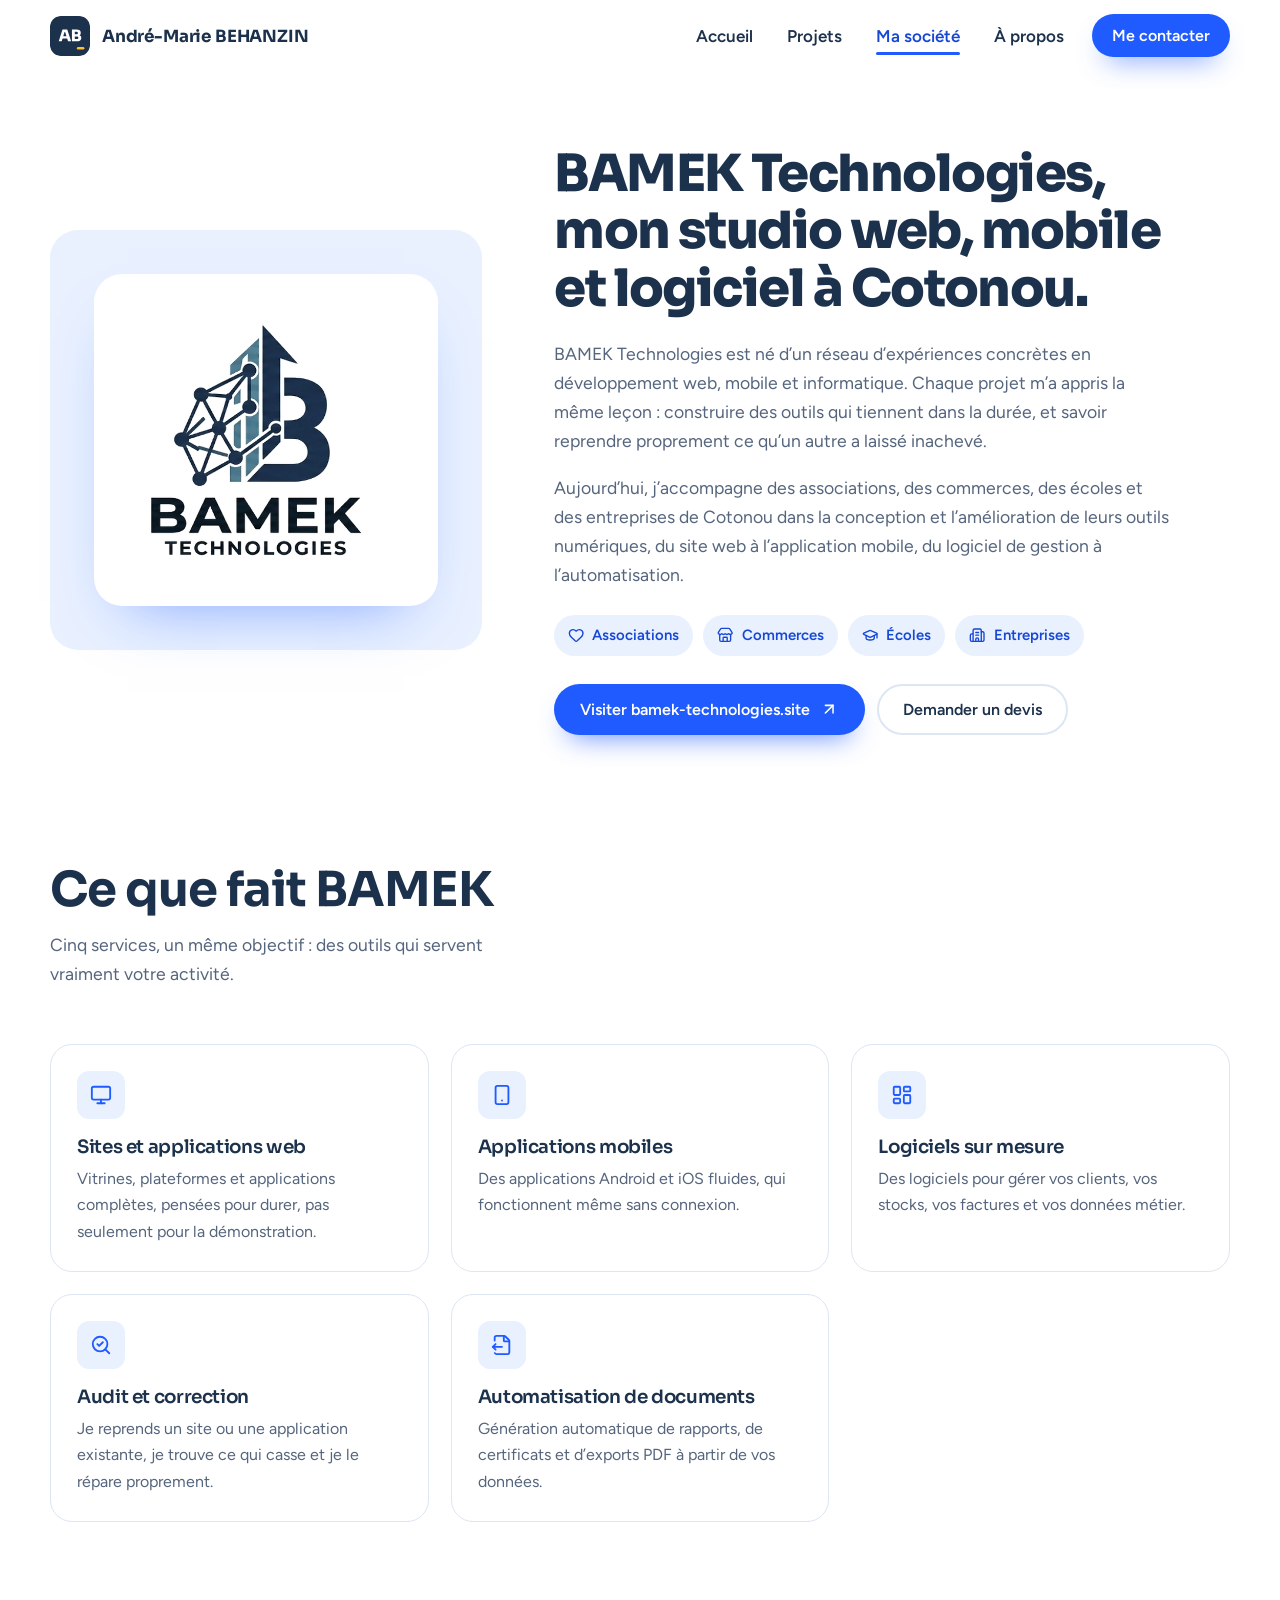
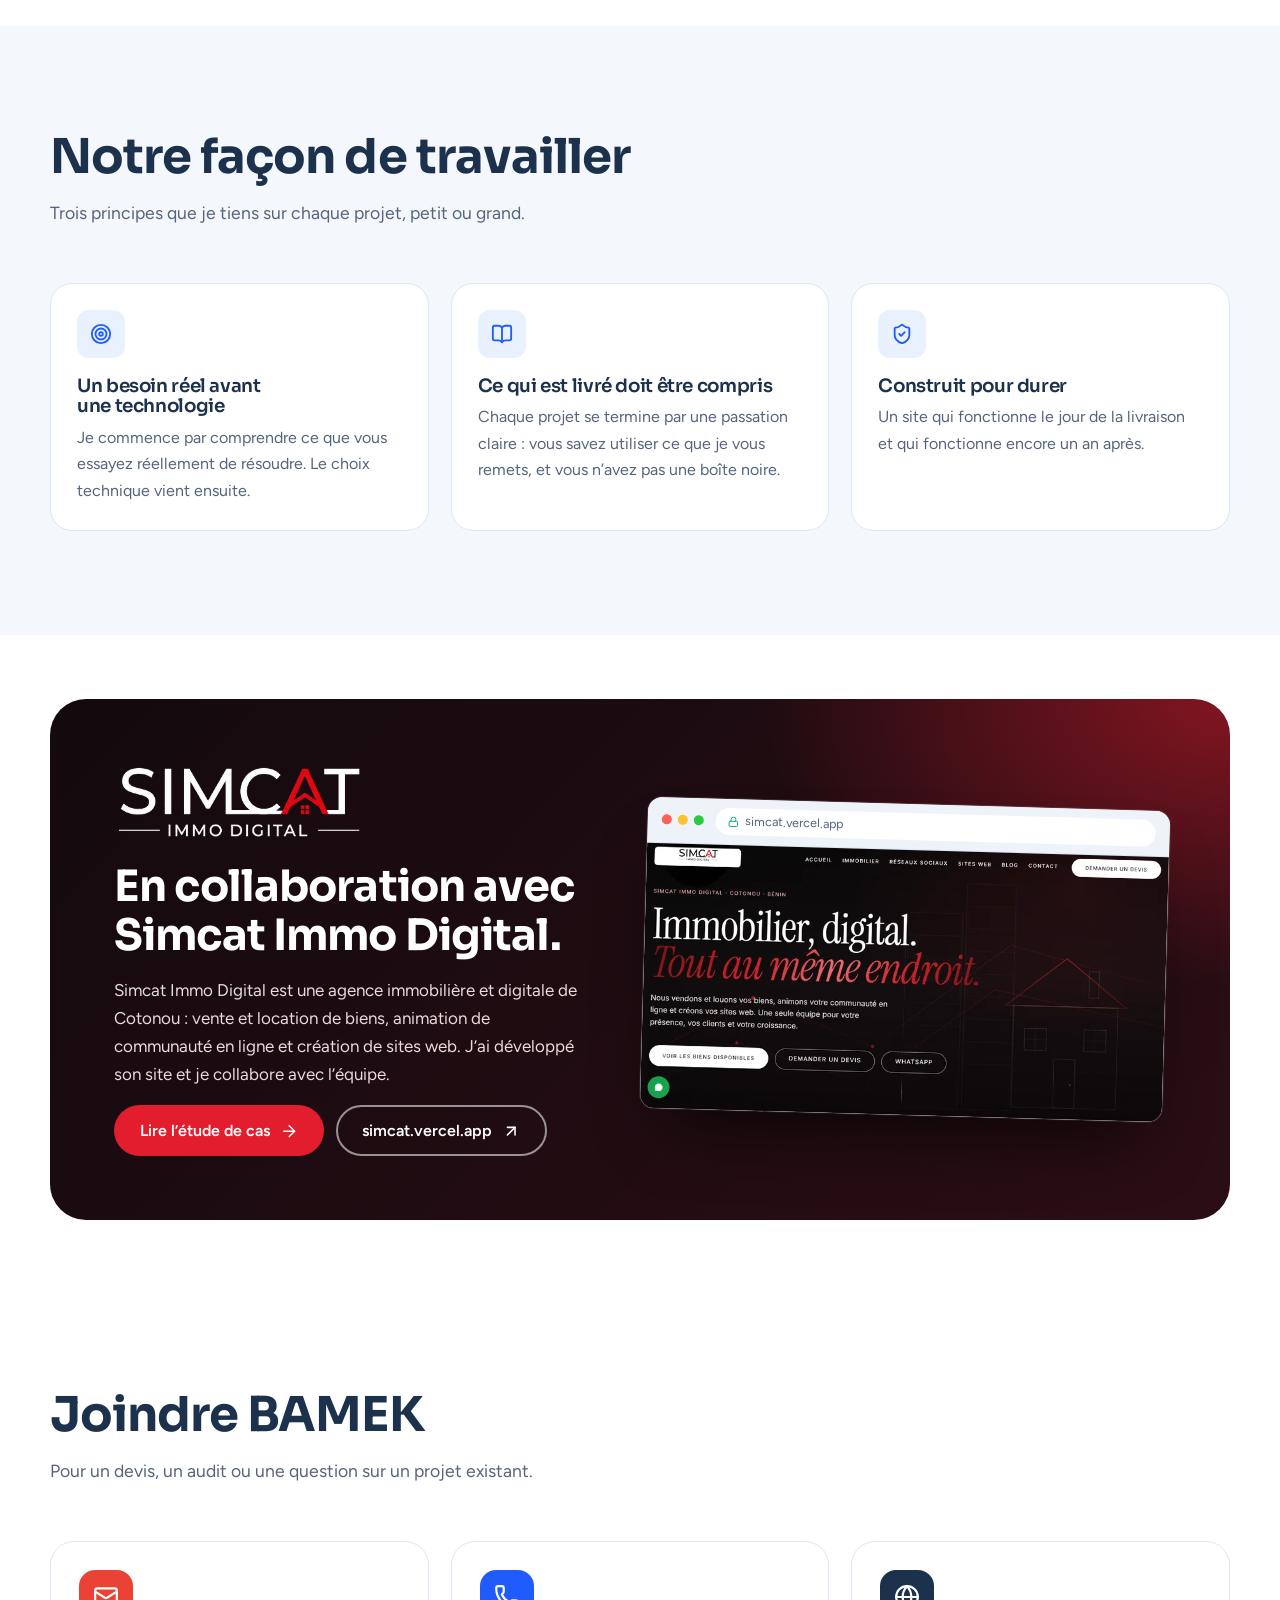
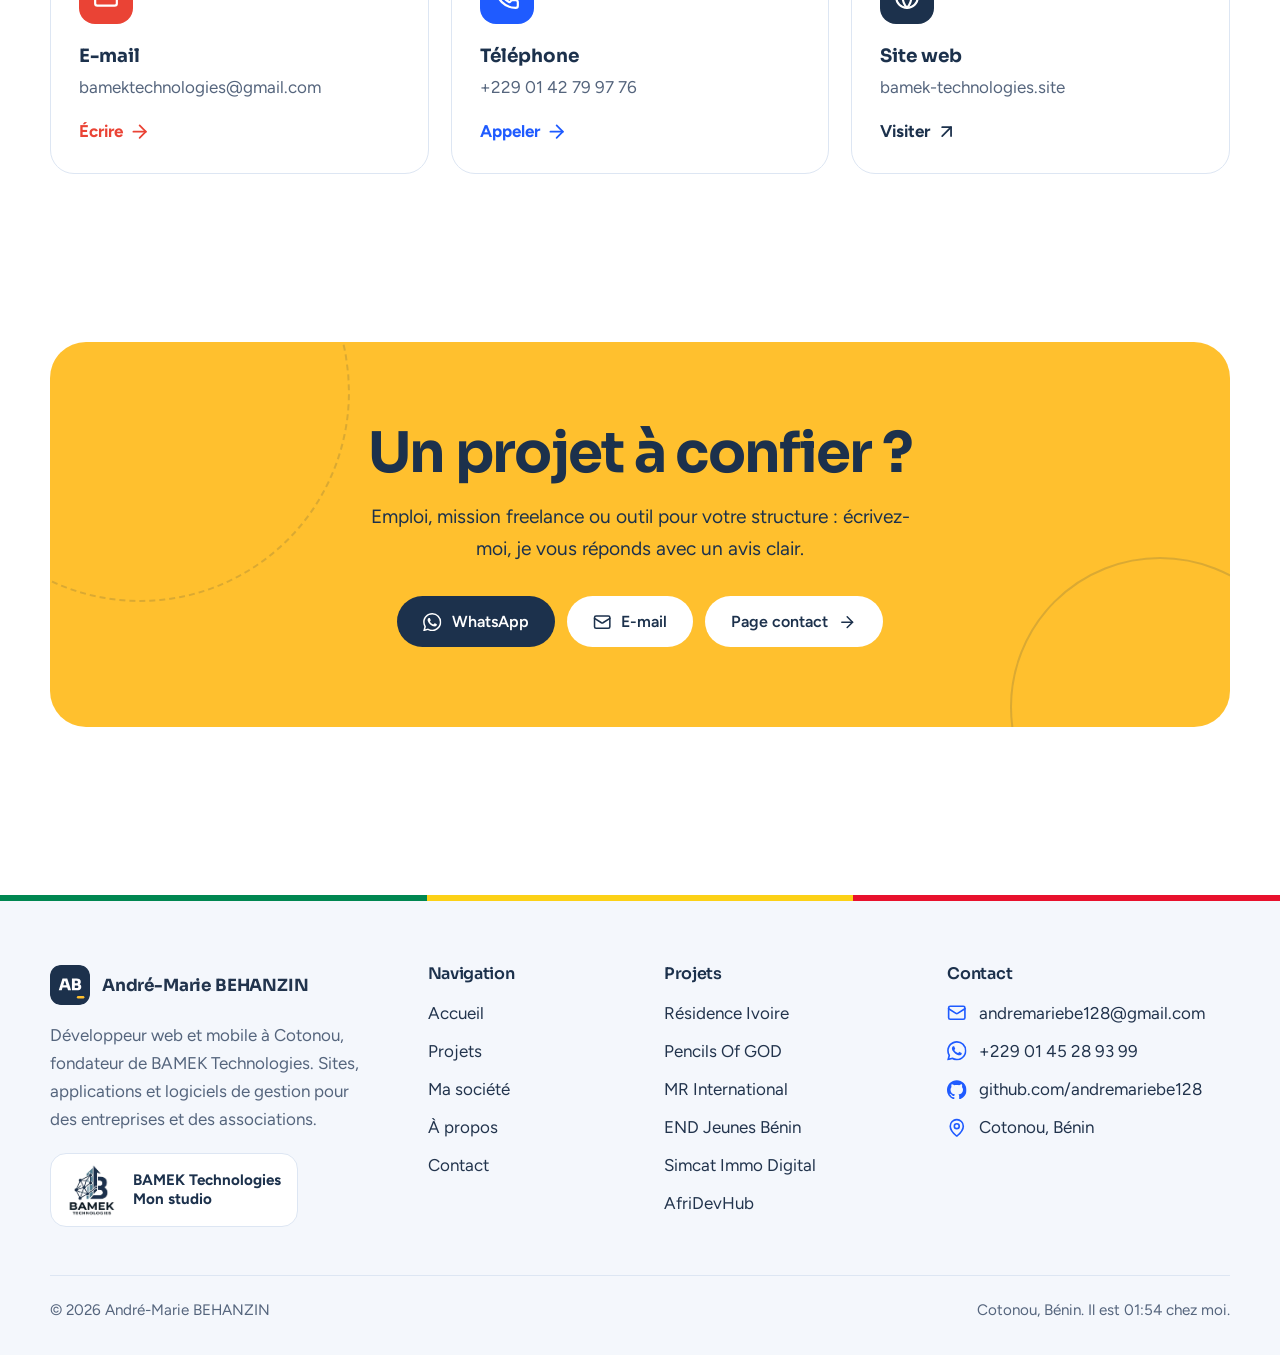
<file: bamek.html>
<!DOCTYPE html>
<html lang="fr"><head><meta charset="utf-8"><meta name="viewport" content="width=device-width,initial-scale=1">
<title>BAMEK Technologies, studio web, mobile et logiciel | André-Marie BEHANZIN</title><meta name="description" content="BAMEK Technologies, le studio web, mobile et logiciel fondé par André-Marie BEHANZIN à Cotonou : sites, applications mobiles, logiciels sur mesure, audit et automatisation.">
<link rel="canonical" href="https://portfolio-andre-marie-behanzin.vercel.app/bamek">
<meta property="og:type" content="website"><meta property="og:locale" content="fr_FR"><meta property="og:site_name" content="André-Marie BEHANZIN">
<meta property="og:title" content="BAMEK Technologies, studio web, mobile et logiciel | André-Marie BEHANZIN"><meta property="og:description" content="BAMEK Technologies, le studio web, mobile et logiciel fondé par André-Marie BEHANZIN à Cotonou : sites, applications mobiles, logiciels sur mesure, audit et automatisation."><meta property="og:url" content="https://portfolio-andre-marie-behanzin.vercel.app/bamek">
<meta property="og:image" content="https://portfolio-andre-marie-behanzin.vercel.app/assets/img/og-image.jpg"><meta property="og:image:width" content="1200"><meta property="og:image:height" content="630">
<meta name="twitter:card" content="summary_large_image"><meta name="twitter:title" content="BAMEK Technologies, studio web, mobile et logiciel | André-Marie BEHANZIN"><meta name="twitter:description" content="BAMEK Technologies, le studio web, mobile et logiciel fondé par André-Marie BEHANZIN à Cotonou : sites, applications mobiles, logiciels sur mesure, audit et automatisation."><meta name="twitter:image" content="https://portfolio-andre-marie-behanzin.vercel.app/assets/img/og-image.jpg">
<meta name="theme-color" content="#1F5BFF">
<link rel="icon" href="favicon.svg" type="image/svg+xml"><link rel="icon" href="favicon.ico" sizes="48x48"><link rel="apple-touch-icon" href="apple-touch-icon.png"><link rel="manifest" href="site.webmanifest">
<link rel="preload" href="assets/fonts/sora-800.woff2" as="font" type="font/woff2" crossorigin><link rel="preload" href="assets/fonts/figtree-400.woff2" as="font" type="font/woff2" crossorigin>
<link rel="stylesheet" href="assets/css/site.css"></head>
<body><svg width="0" height="0" style="position:absolute" aria-hidden="true" focusable="false"><defs><symbol id="b-github" viewBox="0 0 24 24"><path d="M12 .297c-6.63 0-12 5.373-12 12 0 5.303 3.438 9.8 8.205 11.385.6.113.82-.258.82-.577 0-.285-.01-1.04-.015-2.04-3.338.724-4.042-1.61-4.042-1.61C4.422 18.07 3.633 17.7 3.633 17.7c-1.087-.744.084-.729.084-.729 1.205.084 1.838 1.236 1.838 1.236 1.07 1.835 2.809 1.305 3.495.998.108-.776.417-1.305.76-1.605-2.665-.3-5.466-1.332-5.466-5.93 0-1.31.465-2.38 1.235-3.22-.135-.303-.54-1.523.105-3.176 0 0 1.005-.322 3.3 1.23.96-.267 1.98-.399 3-.405 1.02.006 2.04.138 3 .405 2.28-1.552 3.285-1.23 3.285-1.23.645 1.653.24 2.873.12 3.176.765.84 1.23 1.91 1.23 3.22 0 4.61-2.805 5.625-5.475 5.92.42.36.81 1.096.81 2.22 0 1.606-.015 2.896-.015 3.286 0 .315.21.69.825.57C20.565 22.092 24 17.592 24 12.297c0-6.627-5.373-12-12-12"/></symbol><symbol id="b-whatsapp" viewBox="0 0 24 24"><path d="M17.472 14.382c-.297-.149-1.758-.867-2.03-.967-.273-.099-.471-.148-.67.15-.197.297-.767.966-.94 1.164-.173.199-.347.223-.644.075-.297-.15-1.255-.463-2.39-1.475-.883-.788-1.48-1.761-1.653-2.059-.173-.297-.018-.458.13-.606.134-.133.298-.347.446-.52.149-.174.198-.298.298-.497.099-.198.05-.371-.025-.52-.075-.149-.669-1.612-.916-2.207-.242-.579-.487-.5-.669-.51-.173-.008-.371-.01-.57-.01-.198 0-.52.074-.792.372-.272.297-1.04 1.016-1.04 2.479 0 1.462 1.065 2.875 1.213 3.074.149.198 2.096 3.2 5.077 4.487.709.306 1.262.489 1.694.625.712.227 1.36.195 1.871.118.571-.085 1.758-.719 2.006-1.413.248-.694.248-1.289.173-1.413-.074-.124-.272-.198-.57-.347m-5.421 7.403h-.004a9.87 9.87 0 01-5.031-1.378l-.361-.214-3.741.982.998-3.648-.235-.374a9.86 9.86 0 01-1.51-5.26c.001-5.45 4.436-9.884 9.888-9.884 2.64 0 5.122 1.03 6.988 2.898a9.825 9.825 0 012.893 6.994c-.003 5.45-4.437 9.884-9.885 9.884m8.413-18.297A11.815 11.815 0 0012.05 0C5.495 0 .16 5.335.157 11.892c0 2.096.547 4.142 1.588 5.945L.057 24l6.305-1.654a11.882 11.882 0 005.683 1.448h.005c6.554 0 11.89-5.335 11.893-11.893a11.821 11.821 0 00-3.48-8.413Z"/></symbol><symbol id="l-arrow-right" viewBox="0 0 24 24"><path d="M5 12h14" />
  <path d="m12 5 7 7-7 7" /></symbol><symbol id="l-arrow-up-right" viewBox="0 0 24 24"><path d="M7 7h10v10" />
  <path d="M7 17 17 7" /></symbol><symbol id="l-book-open" viewBox="0 0 24 24"><path d="M12 5v16" />
  <path d="M20.001 19A2 2 0 0022 17V5a2 2 0 00-1.999-2L16 3.002A5 5 0 0012 5a5 5 0 00-4-2H4a2 2 0 00-2 2v12a2 2 0 001.999 2H8a5 5 0 014 2 5 5 0 014-2z" /></symbol><symbol id="l-building-2" viewBox="0 0 24 24"><path d="M10 12h4" />
  <path d="M10 8h4" />
  <path d="M14 21v-3a2 2 0 0 0-4 0v3" />
  <path d="M6 10H4a2 2 0 0 0-2 2v7a2 2 0 0 0 2 2h16a2 2 0 0 0 2-2V9a2 2 0 0 0-2-2h-2" />
  <path d="M6 21V5a2 2 0 0 1 2-2h8a2 2 0 0 1 2 2v16" /></symbol><symbol id="l-file-output" viewBox="0 0 24 24"><path d="M4.226 20.925A2 2 0 0 0 6 22h12a2 2 0 0 0 2-2V8a2.4 2.4 0 0 0-.706-1.706l-3.588-3.588A2.4 2.4 0 0 0 14 2H6a2 2 0 0 0-2 2v3.127" />
  <path d="M14 2v5a1 1 0 0 0 1 1h5" />
  <path d="m5 11-3 3" />
  <path d="m5 17-3-3h10" /></symbol><symbol id="l-globe" viewBox="0 0 24 24"><circle cx="12" cy="12" r="10" />
  <path d="M12 2a14.5 14.5 0 0 0 0 20 14.5 14.5 0 0 0 0-20" />
  <path d="M2 12h20" /></symbol><symbol id="l-graduation-cap" viewBox="0 0 24 24"><path d="M21.42 10.922a1 1 0 0 0-.019-1.838L12.83 5.18a2 2 0 0 0-1.66 0L2.6 9.08a1 1 0 0 0 0 1.832l8.57 3.908a2 2 0 0 0 1.66 0z" />
  <path d="M22 10v6" />
  <path d="M6 12.5V16a6 3 0 0 0 12 0v-3.5" /></symbol><symbol id="l-heart" viewBox="0 0 24 24"><path d="M2 9.5a5.5 5.5 0 0 1 9.591-3.676.56.56 0 0 0 .818 0A5.49 5.49 0 0 1 22 9.5c0 2.29-1.5 4-3 5.5l-5.492 5.313a2 2 0 0 1-3 .019L5 15c-1.5-1.5-3-3.2-3-5.5" /></symbol><symbol id="l-layout-dashboard" viewBox="0 0 24 24"><rect width="7" height="9" x="3" y="3" rx="1" />
  <rect width="7" height="5" x="14" y="3" rx="1" />
  <rect width="7" height="9" x="14" y="12" rx="1" />
  <rect width="7" height="5" x="3" y="16" rx="1" /></symbol><symbol id="l-lock" viewBox="0 0 24 24"><rect width="18" height="11" x="3" y="11" rx="2" ry="2" />
  <path d="M7 11V7a5 5 0 0 1 10 0v4" /></symbol><symbol id="l-mail" viewBox="0 0 24 24"><path d="m22 7-8.991 5.727a2 2 0 0 1-2.009 0L2 7" />
  <rect x="2" y="4" width="20" height="16" rx="2" /></symbol><symbol id="l-map-pin" viewBox="0 0 24 24"><path d="M20 10c0 4.993-5.539 10.193-7.399 11.799a1 1 0 0 1-1.202 0C9.539 20.193 4 14.993 4 10a8 8 0 0 1 16 0" />
  <circle cx="12" cy="10" r="3" /></symbol><symbol id="l-menu" viewBox="0 0 24 24"><path d="M4 5h16" />
  <path d="M4 12h16" />
  <path d="M4 19h16" /></symbol><symbol id="l-monitor" viewBox="0 0 24 24"><rect width="20" height="14" x="2" y="3" rx="2" />
  <line x1="8" x2="16" y1="21" y2="21" />
  <line x1="12" x2="12" y1="17" y2="21" /></symbol><symbol id="l-phone" viewBox="0 0 24 24"><path d="M13.832 16.568a1 1 0 0 0 1.213-.303l.355-.465A2 2 0 0 1 17 15h3a2 2 0 0 1 2 2v3a2 2 0 0 1-2 2A18 18 0 0 1 2 4a2 2 0 0 1 2-2h3a2 2 0 0 1 2 2v3a2 2 0 0 1-.8 1.6l-.468.351a1 1 0 0 0-.292 1.233 14 14 0 0 0 6.392 6.384" /></symbol><symbol id="l-search-check" viewBox="0 0 24 24"><path d="m8 11 2 2 4-4" />
  <circle cx="11" cy="11" r="8" />
  <path d="m21 21-4.3-4.3" /></symbol><symbol id="l-shield-check" viewBox="0 0 24 24"><path d="M20 13c0 5-3.5 7.5-7.66 8.95a1 1 0 0 1-.67-.01C7.5 20.5 4 18 4 13V6a1 1 0 0 1 1-1c2 0 4.5-1.2 6.24-2.72a1.17 1.17 0 0 1 1.52 0C14.51 3.81 17 5 19 5a1 1 0 0 1 1 1z" />
  <path d="m9 12 2 2 4-4" /></symbol><symbol id="l-smartphone" viewBox="0 0 24 24"><rect width="14" height="20" x="5" y="2" rx="2" ry="2" />
  <path d="M12 18h.01" /></symbol><symbol id="l-store" viewBox="0 0 24 24"><path d="M15 21v-5a1 1 0 0 0-1-1h-4a1 1 0 0 0-1 1v5" />
  <path d="M17.774 10.31a1.12 1.12 0 0 0-1.549 0 2.5 2.5 0 0 1-3.451 0 1.12 1.12 0 0 0-1.548 0 2.5 2.5 0 0 1-3.452 0 1.12 1.12 0 0 0-1.549 0 2.5 2.5 0 0 1-3.77-3.248l2.889-4.184A2 2 0 0 1 7 2h10a2 2 0 0 1 1.653.873l2.895 4.192a2.5 2.5 0 0 1-3.774 3.244" />
  <path d="M4 10.95V19a2 2 0 0 0 2 2h12a2 2 0 0 0 2-2v-8.05" /></symbol><symbol id="l-target" viewBox="0 0 24 24"><circle cx="12" cy="12" r="10" />
  <circle cx="12" cy="12" r="6" />
  <circle cx="12" cy="12" r="2" /></symbol><symbol id="l-x" viewBox="0 0 24 24"><path d="M18 6 6 18" />
  <path d="m6 6 12 12" /></symbol></defs></svg><a class="skip" href="#main">Aller au contenu</a><div class="progress" aria-hidden="true"></div>
<header class="site-header"><div class="wrap bar-row">
<a class="brand" href="./" aria-label="André-Marie BEHANZIN, accueil"><svg viewBox="0 0 64 64" aria-hidden="true"><rect width="64" height="64" rx="15" fill="#1C314C"/><g transform="translate(13.80 40.40) scale(0.02553 -0.02553)" fill="#fff"><path d="M8 0 242 730H540L782 0H590L402 600L455 580H323L377 600L194 0ZM199 169 255 321H532L588 169Z"/><path transform="translate(760 0)" d="M234 -6V136H395Q436 136 456.0 157.0Q476 178 476 218Q476 258 456.0 278.5Q436 299 395 299H234V409H389Q466 409 527.0 390.5Q588 372 623.0 330.0Q658 288 658 218V204Q658 138 627.0 91.0Q596 44 536.0 19.0Q476 -6 389 -6ZM74 -6V736H254V-6ZM234 327V437H368Q409 437 427.5 457.5Q446 478 446 515Q446 553 427.5 573.5Q409 594 368 594H234V736H360Q488 736 558.0 682.5Q628 629 628 530V515Q628 446 592.5 404.5Q557 363 496.5 345.0Q436 327 360 327Z"/></g><rect x="43" y="49.5" width="12" height="4" rx="2" fill="#FFC02E"/></svg><span>André-Marie BEHANZIN</span></a>
<nav class="nav" aria-label="Navigation principale"><a href="./">Accueil</a><a href="projets">Projets</a><a href="bamek" aria-current="page">Ma société</a><a href="apropos">À propos</a><a class="btn btn-cobalt" href="contact">Me contacter</a></nav>
<button class="menu-btn" type="button" aria-expanded="false" aria-label="Ouvrir le menu"><svg class="i i-open" aria-hidden="true" focusable="false"><use href="#l-menu"/></svg><svg class="i i-close" aria-hidden="true" focusable="false"><use href="#l-x"/></svg></button>
</div></header><main id="main"><section class="page-head"><div class="wrap about-grid" style="align-items:center">
<div class="logo-card reveal" style="background:var(--sky);box-shadow:none"><div style="background:#fff;border-radius:28px;padding:44px;width:100%;display:grid;place-items:center;box-shadow:0 30px 60px -34px rgba(31,91,255,.55)"><img src="assets/img/logo-bamek-640.webp" width="500" height="477" alt="Logo de BAMEK Technologies" style="width:min(320px,100%)"></div></div>
<div class="about-copy"><h1>BAMEK Technologies, mon studio web, mobile et logiciel à Cotonou.</h1>
<p>BAMEK Technologies est né d’un réseau d’expériences concrètes en développement web, mobile et informatique. Chaque projet m’a appris la même leçon : construire des outils qui tiennent dans la durée, et savoir reprendre proprement ce qu’un autre a laissé inachevé.</p>
<p>Aujourd’hui, j’accompagne des associations, des commerces, des écoles et des entreprises de Cotonou dans la conception et l’amélioration de leurs outils numériques, du site web à l’application mobile, du logiciel de gestion à l’automatisation.</p>
<div class="facts"><span class="chip"><svg class="i " aria-hidden="true" focusable="false"><use href="#l-heart"/></svg>Associations</span><span class="chip"><svg class="i " aria-hidden="true" focusable="false"><use href="#l-store"/></svg>Commerces</span><span class="chip"><svg class="i " aria-hidden="true" focusable="false"><use href="#l-graduation-cap"/></svg>Écoles</span><span class="chip"><svg class="i " aria-hidden="true" focusable="false"><use href="#l-building-2"/></svg>Entreprises</span></div>
<p style="margin-top:28px" class="actions"><a class="btn btn-cobalt" href="https://bamek-technologies.site/" target="_blank" rel="noopener">Visiter bamek-technologies.site<svg class="i i-up" aria-hidden="true" focusable="false"><use href="#l-arrow-up-right"/></svg></a><a class="btn btn-line" href="contact?type=Projet%20pour%20mon%20entreprise">Demander un devis</a></p></div></div></section>
<section class="sec"><div class="wrap"><div class="sec-head reveal"><div><h2>Ce que fait BAMEK</h2><p>Cinq services, un même objectif : des outils qui servent vraiment votre activité.</p></div></div>
<div class="do-grid" style="grid-template-columns:repeat(3,minmax(0,1fr))"><div class="do reveal" style="--d:0.0s"><span class="tile"><svg class="i " aria-hidden="true" focusable="false"><use href="#l-monitor"/></svg></span><h3>Sites et applications web</h3><p>Vitrines, plateformes et applications complètes, pensées pour durer, pas seulement pour la démonstration.</p></div><div class="do reveal" style="--d:0.06s"><span class="tile"><svg class="i " aria-hidden="true" focusable="false"><use href="#l-smartphone"/></svg></span><h3>Applications mobiles</h3><p>Des applications Android et iOS fluides, qui fonctionnent même sans connexion.</p></div><div class="do reveal" style="--d:0.12s"><span class="tile"><svg class="i " aria-hidden="true" focusable="false"><use href="#l-layout-dashboard"/></svg></span><h3>Logiciels sur mesure</h3><p>Des logiciels pour gérer vos clients, vos stocks, vos factures et vos données métier.</p></div><div class="do reveal" style="--d:0.18s"><span class="tile"><svg class="i " aria-hidden="true" focusable="false"><use href="#l-search-check"/></svg></span><h3>Audit et correction</h3><p>Je reprends un site ou une application existante, je trouve ce qui casse et je le répare proprement.</p></div><div class="do reveal" style="--d:0.24s"><span class="tile"><svg class="i " aria-hidden="true" focusable="false"><use href="#l-file-output"/></svg></span><h3>Automatisation de documents</h3><p>Génération automatique de rapports, de certificats et d’exports PDF à partir de vos données.</p></div></div></div></section>
<section class="sec sec--tint"><div class="wrap"><div class="sec-head reveal"><div><h2>Notre façon de travailler</h2><p>Trois principes que je tiens sur chaque projet, petit ou grand.</p></div></div><div class="principles"><div class="do reveal" style="--d:0.0s"><span class="tile"><svg class="i " aria-hidden="true" focusable="false"><use href="#l-target"/></svg></span><h3>Un besoin réel avant une technologie</h3><p>Je commence par comprendre ce que vous essayez réellement de résoudre. Le choix technique vient ensuite.</p></div><div class="do reveal" style="--d:0.08s"><span class="tile"><svg class="i " aria-hidden="true" focusable="false"><use href="#l-book-open"/></svg></span><h3>Ce qui est livré doit être compris</h3><p>Chaque projet se termine par une passation claire : vous savez utiliser ce que je vous remets, et vous n’avez pas une boîte noire.</p></div><div class="do reveal" style="--d:0.16s"><span class="tile"><svg class="i " aria-hidden="true" focusable="false"><use href="#l-shield-check"/></svg></span><h3>Construit pour durer</h3><p>Un site qui fonctionne le jour de la livraison et qui fonctionne encore un an après.</p></div></div></div></section>
<section class="sec--tight"><div class="wrap"><div class="simcat reveal">
<div><img class="logo" src="assets/img/logo-simcat-783.webp" width="783" height="245" alt="Logo de Simcat Immo Digital" loading="lazy">
<h2>En collaboration avec Simcat Immo Digital.</h2>
<p>Simcat Immo Digital est une agence immobilière et digitale de Cotonou : vente et location de biens, animation de communauté en ligne et création de sites web. J’ai développé son site et je collabore avec l’équipe.</p>
<div class="actions"><a class="btn btn-red" href="projets/simcat-immo-digital">Lire l’étude de cas<svg class="i i-go" aria-hidden="true" focusable="false"><use href="#l-arrow-right"/></svg></a>
<a class="btn btn-ghost" href="https://simcat.vercel.app/" target="_blank" rel="noopener">simcat.vercel.app<svg class="i i-up" aria-hidden="true" focusable="false"><use href="#l-arrow-up-right"/></svg></a></div></div>
<a href="projets/simcat-immo-digital" aria-label="Voir le projet Simcat Immo Digital"><span class="shot"><span class="bar"><span class="dots"><i></i><i></i><i></i></span><span class="url"><svg class="i " aria-hidden="true" focusable="false"><use href="#l-lock"/></svg>simcat.vercel.app</span></span><img src="assets/img/hero-simcat-1600.webp" srcset="assets/img/hero-simcat-800.webp 800w, assets/img/hero-simcat-1600.webp 1600w" sizes="(min-width:900px) 46vw, 92vw" width="1600" height="815" alt="Page d&#x27;accueil du site de Simcat Immo Digital : « Immobilier, digital. Tout au même endroit. »" loading="lazy" decoding="async"></span></a>
</div></div></section>
<section class="sec"><div class="wrap"><div class="sec-head reveal"><div><h2>Joindre BAMEK</h2><p>Pour un devis, un audit ou une question sur un projet existant.</p></div></div>
<div class="contact-grid">
<a class="c-card reveal" style="--c:#EA4335" href="mailto:bamektechnologies@gmail.com"><span class="ico"><svg class="i " aria-hidden="true" focusable="false"><use href="#l-mail"/></svg></span><b>E-mail</b><span>bamektechnologies@gmail.com</span><em>Écrire<svg class="i i-go" aria-hidden="true" focusable="false"><use href="#l-arrow-right"/></svg></em></a>
<a class="c-card reveal" style="--c:#1F5BFF;--d:.08s" href="tel:+2290142799776"><span class="ico"><svg class="i " aria-hidden="true" focusable="false"><use href="#l-phone"/></svg></span><b>Téléphone</b><span>+229 01 42 79 97 76</span><em>Appeler<svg class="i i-go" aria-hidden="true" focusable="false"><use href="#l-arrow-right"/></svg></em></a>
<a class="c-card reveal" style="--c:#1C314C;--d:.16s" href="https://bamek-technologies.site/" target="_blank" rel="noopener"><span class="ico"><svg class="i " aria-hidden="true" focusable="false"><use href="#l-globe"/></svg></span><b>Site web</b><span>bamek-technologies.site</span><em>Visiter<svg class="i i-up" aria-hidden="true" focusable="false"><use href="#l-arrow-up-right"/></svg></em></a></div></div></section>
<section class="sec--tight"><div class="wrap"><div class="cta reveal">
<h2>Un projet à confier ?</h2><p>Emploi, mission freelance ou outil pour votre structure : écrivez-moi, je vous réponds avec un avis clair.</p>
<div class="actions"><a class="btn btn-marine" href="https://wa.me/2290145289399" target="_blank" rel="noopener"><svg class="i i--b " aria-hidden="true" focusable="false"><use href="#b-whatsapp"/></svg>WhatsApp</a>
<a class="btn btn-white" href="mailto:andremariebe128@gmail.com"><svg class="i " aria-hidden="true" focusable="false"><use href="#l-mail"/></svg>E-mail</a>
<a class="btn btn-white" href="contact">Page contact<svg class="i i-go" aria-hidden="true" focusable="false"><use href="#l-arrow-right"/></svg></a></div></div></div></section></main><footer class="footer"><div class="wrap"><div class="footer-grid">
<div class="about"><a class="brand" href="./"><svg viewBox="0 0 64 64" aria-hidden="true"><rect width="64" height="64" rx="15" fill="#1C314C"/><g transform="translate(13.80 40.40) scale(0.02553 -0.02553)" fill="#fff"><path d="M8 0 242 730H540L782 0H590L402 600L455 580H323L377 600L194 0ZM199 169 255 321H532L588 169Z"/><path transform="translate(760 0)" d="M234 -6V136H395Q436 136 456.0 157.0Q476 178 476 218Q476 258 456.0 278.5Q436 299 395 299H234V409H389Q466 409 527.0 390.5Q588 372 623.0 330.0Q658 288 658 218V204Q658 138 627.0 91.0Q596 44 536.0 19.0Q476 -6 389 -6ZM74 -6V736H254V-6ZM234 327V437H368Q409 437 427.5 457.5Q446 478 446 515Q446 553 427.5 573.5Q409 594 368 594H234V736H360Q488 736 558.0 682.5Q628 629 628 530V515Q628 446 592.5 404.5Q557 363 496.5 345.0Q436 327 360 327Z"/></g><rect x="43" y="49.5" width="12" height="4" rx="2" fill="#FFC02E"/></svg><span>André-Marie BEHANZIN</span></a>
<p>Développeur web et mobile à Cotonou, fondateur de BAMEK Technologies. Sites, applications et logiciels de gestion pour des entreprises et des associations.</p>
<a class="f-bamek" href="bamek"><img src="assets/img/logo-bamek-640.webp" width="500" height="477" alt="" loading="lazy"><span>BAMEK Technologies<br>Mon studio</span></a></div>
<div><h3>Navigation</h3><ul><li><a href="./">Accueil</a></li><li><a href="projets">Projets</a></li><li><a href="bamek">Ma société</a></li><li><a href="apropos">À propos</a></li><li><a href="contact">Contact</a></li></ul></div>
<div><h3>Projets</h3><ul><li><a href="projets/residence-ivoire">Résidence Ivoire</a></li><li><a href="projets/pencils-of-god">Pencils Of GOD</a></li><li><a href="projets/mr-international">MR International</a></li><li><a href="projets/end-jeunes-benin">END Jeunes Bénin</a></li><li><a href="projets/simcat-immo-digital">Simcat Immo Digital</a></li><li><a href="projets/afridevhub">AfriDevHub</a></li></ul></div>
<div><h3>Contact</h3><ul class="f-contact">
<li><svg class="i " aria-hidden="true" focusable="false"><use href="#l-mail"/></svg><a href="mailto:andremariebe128@gmail.com">andremariebe128@gmail.com</a></li>
<li><svg class="i i--b " aria-hidden="true" focusable="false"><use href="#b-whatsapp"/></svg><a href="https://wa.me/2290145289399" target="_blank" rel="noopener">+229 01 45 28 93 99</a></li>
<li><svg class="i i--b " aria-hidden="true" focusable="false"><use href="#b-github"/></svg><a href="https://github.com/andremariebe128" target="_blank" rel="noopener">github.com/andremariebe128</a></li>
<li><svg class="i " aria-hidden="true" focusable="false"><use href="#l-map-pin"/></svg><span>Cotonou, Bénin</span></li></ul></div>
</div>
<div class="footer-bottom"><span>© 2026 André-Marie BEHANZIN</span><span>Cotonou, Bénin. Il est <span data-clock>--:--</span> chez moi.</span></div></div></footer>
<script src="assets/js/site.js" defer></script></body></html>
</file>
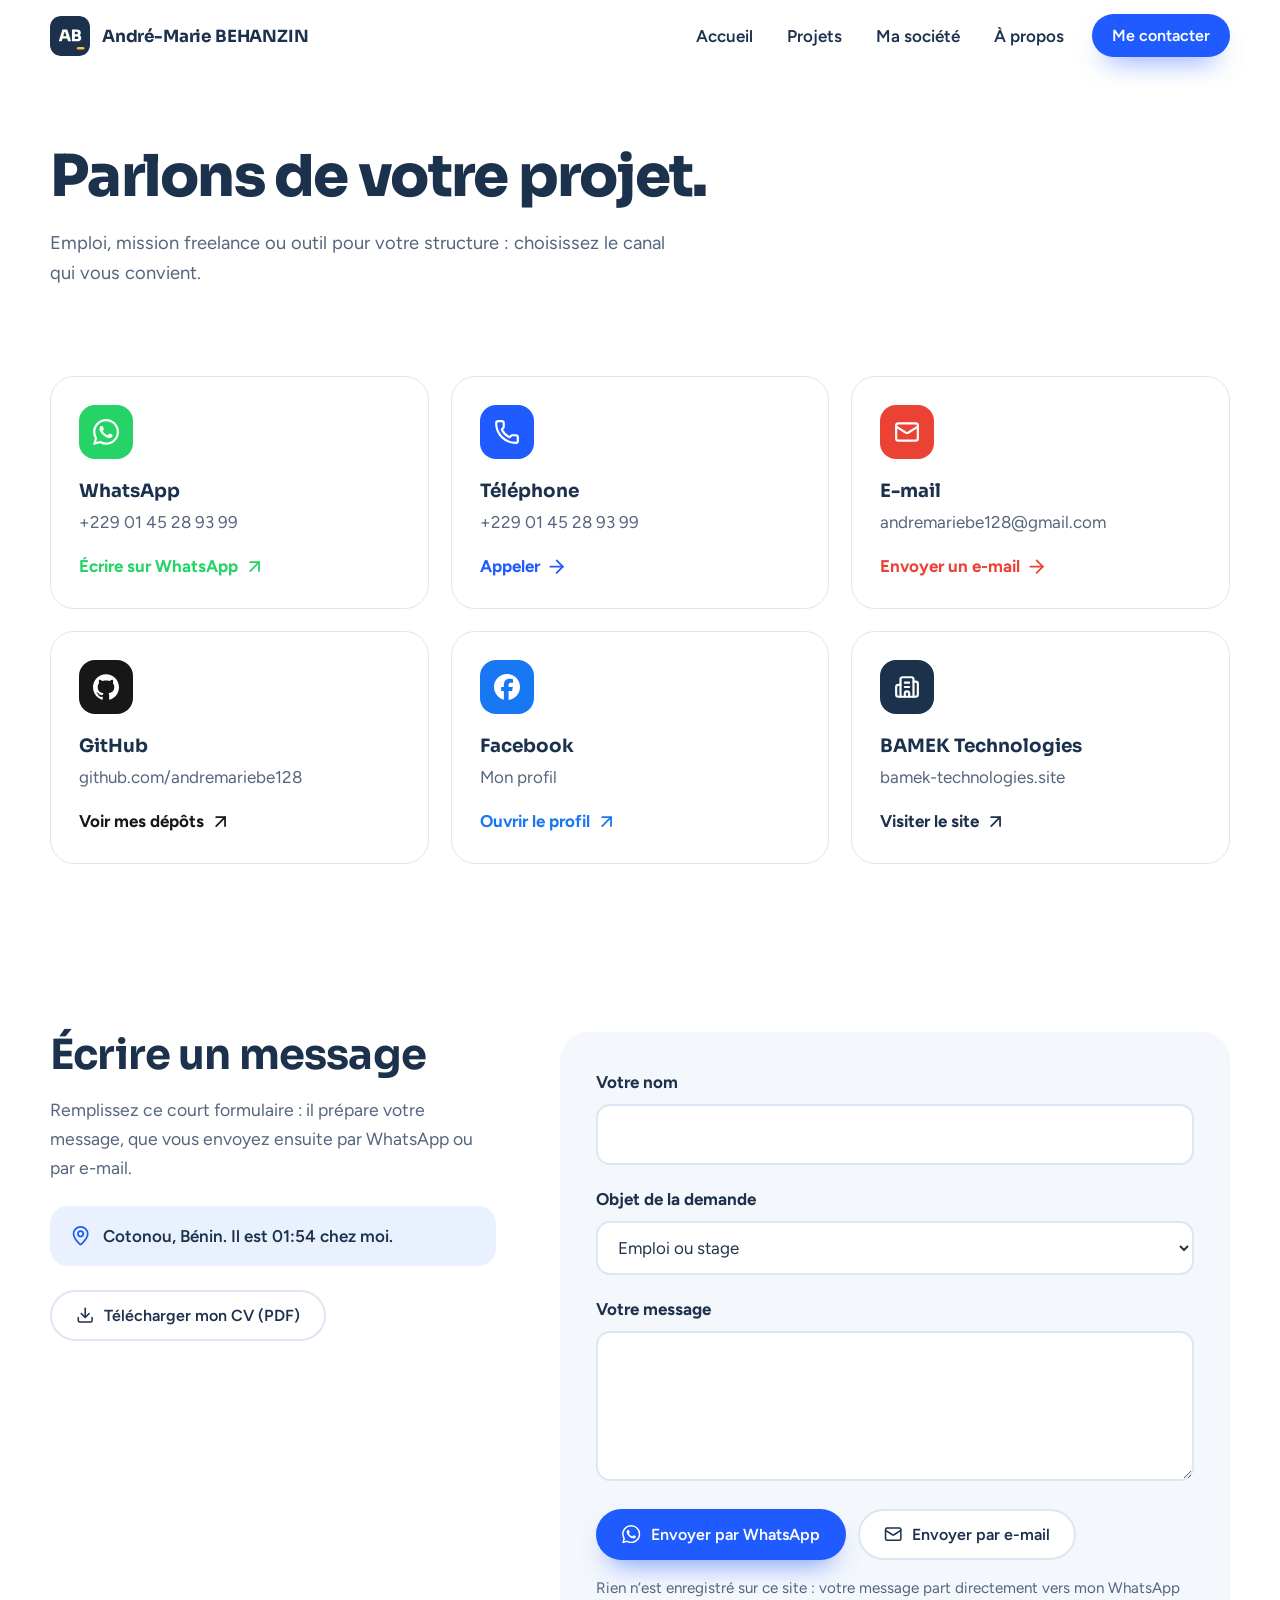
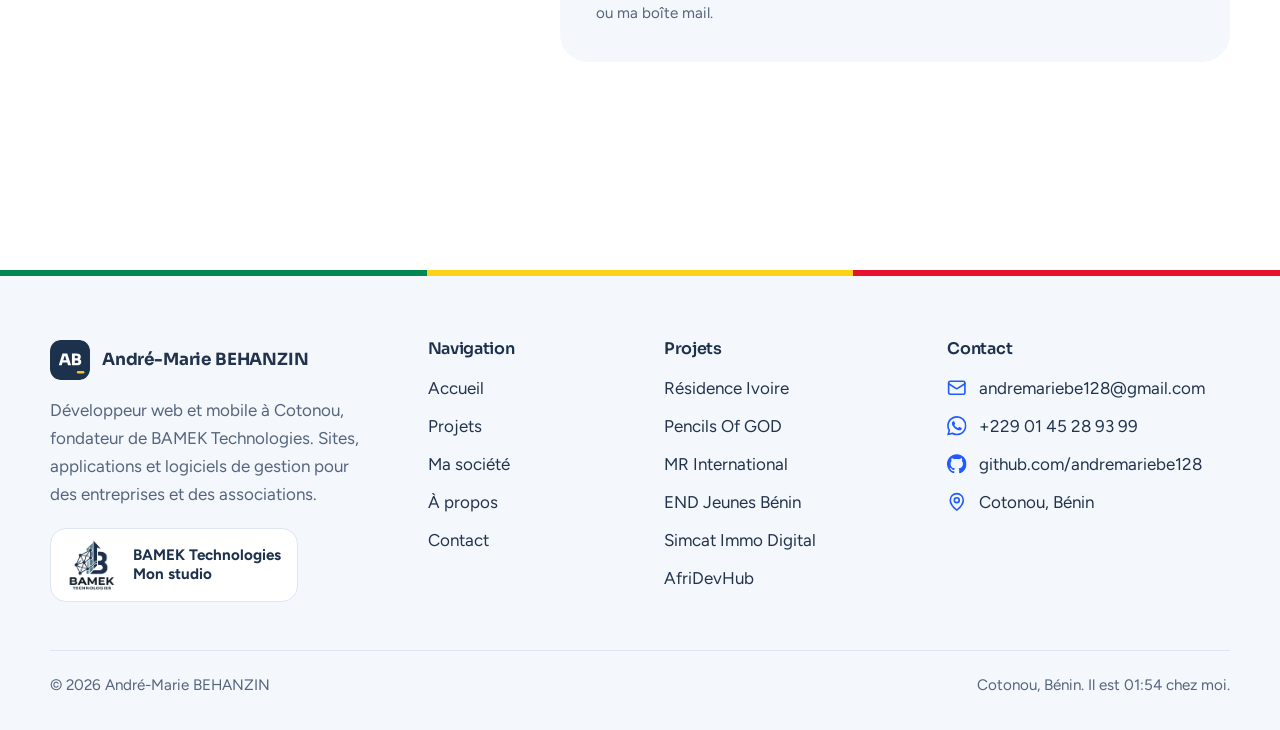
<file: contact.html>
<!DOCTYPE html>
<html lang="fr"><head><meta charset="utf-8"><meta name="viewport" content="width=device-width,initial-scale=1">
<title>Contact | André-Marie BEHANZIN</title><meta name="description" content="Contactez André-Marie BEHANZIN par WhatsApp, téléphone ou e-mail pour un emploi, une mission freelance ou un projet pour votre structure.">
<link rel="canonical" href="https://portfolio-andre-marie-behanzin.vercel.app/contact">
<meta property="og:type" content="website"><meta property="og:locale" content="fr_FR"><meta property="og:site_name" content="André-Marie BEHANZIN">
<meta property="og:title" content="Contact | André-Marie BEHANZIN"><meta property="og:description" content="Contactez André-Marie BEHANZIN par WhatsApp, téléphone ou e-mail pour un emploi, une mission freelance ou un projet pour votre structure."><meta property="og:url" content="https://portfolio-andre-marie-behanzin.vercel.app/contact">
<meta property="og:image" content="https://portfolio-andre-marie-behanzin.vercel.app/assets/img/og-image.jpg"><meta property="og:image:width" content="1200"><meta property="og:image:height" content="630">
<meta name="twitter:card" content="summary_large_image"><meta name="twitter:title" content="Contact | André-Marie BEHANZIN"><meta name="twitter:description" content="Contactez André-Marie BEHANZIN par WhatsApp, téléphone ou e-mail pour un emploi, une mission freelance ou un projet pour votre structure."><meta name="twitter:image" content="https://portfolio-andre-marie-behanzin.vercel.app/assets/img/og-image.jpg">
<meta name="theme-color" content="#1F5BFF">
<link rel="icon" href="favicon.svg" type="image/svg+xml"><link rel="icon" href="favicon.ico" sizes="48x48"><link rel="apple-touch-icon" href="apple-touch-icon.png"><link rel="manifest" href="site.webmanifest">
<link rel="preload" href="assets/fonts/sora-800.woff2" as="font" type="font/woff2" crossorigin><link rel="preload" href="assets/fonts/figtree-400.woff2" as="font" type="font/woff2" crossorigin>
<link rel="stylesheet" href="assets/css/site.css"></head>
<body><svg width="0" height="0" style="position:absolute" aria-hidden="true" focusable="false"><defs><symbol id="b-facebook" viewBox="0 0 24 24"><path d="M9.101 23.691v-7.98H6.627v-3.667h2.474v-1.58c0-4.085 1.848-5.978 5.858-5.978.401 0 .955.042 1.468.103a8.68 8.68 0 0 1 1.141.195v3.325a8.623 8.623 0 0 0-.653-.036 26.805 26.805 0 0 0-.733-.009c-.707 0-1.259.096-1.675.309a1.686 1.686 0 0 0-.679.622c-.258.42-.374.995-.374 1.752v1.297h3.919l-.386 2.103-.287 1.564h-3.246v8.245C19.396 23.238 24 18.179 24 12.044c0-6.627-5.373-12-12-12s-12 5.373-12 12c0 5.628 3.874 10.35 9.101 11.647Z"/></symbol><symbol id="b-github" viewBox="0 0 24 24"><path d="M12 .297c-6.63 0-12 5.373-12 12 0 5.303 3.438 9.8 8.205 11.385.6.113.82-.258.82-.577 0-.285-.01-1.04-.015-2.04-3.338.724-4.042-1.61-4.042-1.61C4.422 18.07 3.633 17.7 3.633 17.7c-1.087-.744.084-.729.084-.729 1.205.084 1.838 1.236 1.838 1.236 1.07 1.835 2.809 1.305 3.495.998.108-.776.417-1.305.76-1.605-2.665-.3-5.466-1.332-5.466-5.93 0-1.31.465-2.38 1.235-3.22-.135-.303-.54-1.523.105-3.176 0 0 1.005-.322 3.3 1.23.96-.267 1.98-.399 3-.405 1.02.006 2.04.138 3 .405 2.28-1.552 3.285-1.23 3.285-1.23.645 1.653.24 2.873.12 3.176.765.84 1.23 1.91 1.23 3.22 0 4.61-2.805 5.625-5.475 5.92.42.36.81 1.096.81 2.22 0 1.606-.015 2.896-.015 3.286 0 .315.21.69.825.57C20.565 22.092 24 17.592 24 12.297c0-6.627-5.373-12-12-12"/></symbol><symbol id="b-whatsapp" viewBox="0 0 24 24"><path d="M17.472 14.382c-.297-.149-1.758-.867-2.03-.967-.273-.099-.471-.148-.67.15-.197.297-.767.966-.94 1.164-.173.199-.347.223-.644.075-.297-.15-1.255-.463-2.39-1.475-.883-.788-1.48-1.761-1.653-2.059-.173-.297-.018-.458.13-.606.134-.133.298-.347.446-.52.149-.174.198-.298.298-.497.099-.198.05-.371-.025-.52-.075-.149-.669-1.612-.916-2.207-.242-.579-.487-.5-.669-.51-.173-.008-.371-.01-.57-.01-.198 0-.52.074-.792.372-.272.297-1.04 1.016-1.04 2.479 0 1.462 1.065 2.875 1.213 3.074.149.198 2.096 3.2 5.077 4.487.709.306 1.262.489 1.694.625.712.227 1.36.195 1.871.118.571-.085 1.758-.719 2.006-1.413.248-.694.248-1.289.173-1.413-.074-.124-.272-.198-.57-.347m-5.421 7.403h-.004a9.87 9.87 0 01-5.031-1.378l-.361-.214-3.741.982.998-3.648-.235-.374a9.86 9.86 0 01-1.51-5.26c.001-5.45 4.436-9.884 9.888-9.884 2.64 0 5.122 1.03 6.988 2.898a9.825 9.825 0 012.893 6.994c-.003 5.45-4.437 9.884-9.885 9.884m8.413-18.297A11.815 11.815 0 0012.05 0C5.495 0 .16 5.335.157 11.892c0 2.096.547 4.142 1.588 5.945L.057 24l6.305-1.654a11.882 11.882 0 005.683 1.448h.005c6.554 0 11.89-5.335 11.893-11.893a11.821 11.821 0 00-3.48-8.413Z"/></symbol><symbol id="l-arrow-right" viewBox="0 0 24 24"><path d="M5 12h14" />
  <path d="m12 5 7 7-7 7" /></symbol><symbol id="l-arrow-up-right" viewBox="0 0 24 24"><path d="M7 7h10v10" />
  <path d="M7 17 17 7" /></symbol><symbol id="l-building-2" viewBox="0 0 24 24"><path d="M10 12h4" />
  <path d="M10 8h4" />
  <path d="M14 21v-3a2 2 0 0 0-4 0v3" />
  <path d="M6 10H4a2 2 0 0 0-2 2v7a2 2 0 0 0 2 2h16a2 2 0 0 0 2-2V9a2 2 0 0 0-2-2h-2" />
  <path d="M6 21V5a2 2 0 0 1 2-2h8a2 2 0 0 1 2 2v16" /></symbol><symbol id="l-download" viewBox="0 0 24 24"><path d="M12 15V3" />
  <path d="M21 15v4a2 2 0 0 1-2 2H5a2 2 0 0 1-2-2v-4" />
  <path d="m7 10 5 5 5-5" /></symbol><symbol id="l-mail" viewBox="0 0 24 24"><path d="m22 7-8.991 5.727a2 2 0 0 1-2.009 0L2 7" />
  <rect x="2" y="4" width="20" height="16" rx="2" /></symbol><symbol id="l-map-pin" viewBox="0 0 24 24"><path d="M20 10c0 4.993-5.539 10.193-7.399 11.799a1 1 0 0 1-1.202 0C9.539 20.193 4 14.993 4 10a8 8 0 0 1 16 0" />
  <circle cx="12" cy="10" r="3" /></symbol><symbol id="l-menu" viewBox="0 0 24 24"><path d="M4 5h16" />
  <path d="M4 12h16" />
  <path d="M4 19h16" /></symbol><symbol id="l-phone" viewBox="0 0 24 24"><path d="M13.832 16.568a1 1 0 0 0 1.213-.303l.355-.465A2 2 0 0 1 17 15h3a2 2 0 0 1 2 2v3a2 2 0 0 1-2 2A18 18 0 0 1 2 4a2 2 0 0 1 2-2h3a2 2 0 0 1 2 2v3a2 2 0 0 1-.8 1.6l-.468.351a1 1 0 0 0-.292 1.233 14 14 0 0 0 6.392 6.384" /></symbol><symbol id="l-x" viewBox="0 0 24 24"><path d="M18 6 6 18" />
  <path d="m6 6 12 12" /></symbol></defs></svg><a class="skip" href="#main">Aller au contenu</a><div class="progress" aria-hidden="true"></div>
<header class="site-header"><div class="wrap bar-row">
<a class="brand" href="./" aria-label="André-Marie BEHANZIN, accueil"><svg viewBox="0 0 64 64" aria-hidden="true"><rect width="64" height="64" rx="15" fill="#1C314C"/><g transform="translate(13.80 40.40) scale(0.02553 -0.02553)" fill="#fff"><path d="M8 0 242 730H540L782 0H590L402 600L455 580H323L377 600L194 0ZM199 169 255 321H532L588 169Z"/><path transform="translate(760 0)" d="M234 -6V136H395Q436 136 456.0 157.0Q476 178 476 218Q476 258 456.0 278.5Q436 299 395 299H234V409H389Q466 409 527.0 390.5Q588 372 623.0 330.0Q658 288 658 218V204Q658 138 627.0 91.0Q596 44 536.0 19.0Q476 -6 389 -6ZM74 -6V736H254V-6ZM234 327V437H368Q409 437 427.5 457.5Q446 478 446 515Q446 553 427.5 573.5Q409 594 368 594H234V736H360Q488 736 558.0 682.5Q628 629 628 530V515Q628 446 592.5 404.5Q557 363 496.5 345.0Q436 327 360 327Z"/></g><rect x="43" y="49.5" width="12" height="4" rx="2" fill="#FFC02E"/></svg><span>André-Marie BEHANZIN</span></a>
<nav class="nav" aria-label="Navigation principale"><a href="./">Accueil</a><a href="projets">Projets</a><a href="bamek">Ma société</a><a href="apropos">À propos</a><a class="btn btn-cobalt" href="contact" aria-current="page">Me contacter</a></nav>
<button class="menu-btn" type="button" aria-expanded="false" aria-label="Ouvrir le menu"><svg class="i i-open" aria-hidden="true" focusable="false"><use href="#l-menu"/></svg><svg class="i i-close" aria-hidden="true" focusable="false"><use href="#l-x"/></svg></button>
</div></header><main id="main"><section class="page-head"><div class="wrap"><h1>Parlons de votre projet.</h1>
<p>Emploi, mission freelance ou outil pour votre structure : choisissez le canal qui vous convient.</p></div></section>
<section class="sec--tight"><div class="wrap"><div class="contact-grid"><a class="c-card reveal" style="--c:#25D366;--d:0.0s" href="https://wa.me/2290145289399" target="_blank" rel="noopener"><span class="ico"><svg class="i i--b " aria-hidden="true" focusable="false"><use href="#b-whatsapp"/></svg></span><b>WhatsApp</b><span>+229 01 45 28 93 99</span><em>Écrire sur WhatsApp<svg class="i i-up" aria-hidden="true" focusable="false"><use href="#l-arrow-up-right"/></svg></em></a><a class="c-card reveal" style="--c:#1F5BFF;--d:0.08s" href="tel:+2290145289399"><span class="ico"><svg class="i " aria-hidden="true" focusable="false"><use href="#l-phone"/></svg></span><b>Téléphone</b><span>+229 01 45 28 93 99</span><em>Appeler<svg class="i i-go" aria-hidden="true" focusable="false"><use href="#l-arrow-right"/></svg></em></a><a class="c-card reveal" style="--c:#EA4335;--d:0.16s" href="mailto:andremariebe128@gmail.com"><span class="ico"><svg class="i " aria-hidden="true" focusable="false"><use href="#l-mail"/></svg></span><b>E-mail</b><span>andremariebe128@gmail.com</span><em>Envoyer un e-mail<svg class="i i-go" aria-hidden="true" focusable="false"><use href="#l-arrow-right"/></svg></em></a><a class="c-card reveal" style="--c:#181717;--d:0.0s" href="https://github.com/andremariebe128" target="_blank" rel="noopener"><span class="ico"><svg class="i i--b " aria-hidden="true" focusable="false"><use href="#b-github"/></svg></span><b>GitHub</b><span>github.com/andremariebe128</span><em>Voir mes dépôts<svg class="i i-up" aria-hidden="true" focusable="false"><use href="#l-arrow-up-right"/></svg></em></a><a class="c-card reveal" style="--c:#1877F2;--d:0.08s" href="https://www.facebook.com/profile.php?id=100047489719757" target="_blank" rel="noopener"><span class="ico"><svg class="i i--b " aria-hidden="true" focusable="false"><use href="#b-facebook"/></svg></span><b>Facebook</b><span>Mon profil</span><em>Ouvrir le profil<svg class="i i-up" aria-hidden="true" focusable="false"><use href="#l-arrow-up-right"/></svg></em></a><a class="c-card reveal" style="--c:#1C314C;--d:0.16s" href="https://bamek-technologies.site/" target="_blank" rel="noopener"><span class="ico"><svg class="i " aria-hidden="true" focusable="false"><use href="#l-building-2"/></svg></span><b>BAMEK Technologies</b><span>bamek-technologies.site</span><em>Visiter le site<svg class="i i-up" aria-hidden="true" focusable="false"><use href="#l-arrow-up-right"/></svg></em></a></div></div></section>
<section class="sec"><div class="wrap form-grid">
<div class="reveal"><h2 style="font-size:clamp(1.8rem,3.4vw,2.6rem);margin-bottom:16px">Écrire un message</h2>
<p style="color:var(--muted);font-size:1.1rem;max-width:40ch">Remplissez ce court formulaire : il prépare votre message, que vous envoyez ensuite par WhatsApp ou par e-mail.</p>
<div class="where"><svg class="i " aria-hidden="true" focusable="false"><use href="#l-map-pin"/></svg><span>Cotonou, Bénin. Il est <span data-clock>--:--</span> chez moi.</span></div>
<p style="margin-top:24px"><a class="btn btn-line" href="assets/docs/CV_Andre-Marie_BEHANZIN.pdf" download><svg class="i " aria-hidden="true" focusable="false"><use href="#l-download"/></svg>Télécharger mon CV (PDF)</a></p></div>
<form class="form-card reveal" id="contact-form" novalidate>
<div class="field"><label for="f-nom">Votre nom</label><input id="f-nom" name="nom" type="text" autocomplete="name" required></div>
<div class="field"><label for="f-type">Objet de la demande</label><select id="f-type" name="type"><option>Emploi ou stage</option><option>Mission freelance</option><option>Projet pour mon entreprise</option><option>Collaboration</option><option>Autre</option></select></div>
<div class="field"><label for="f-msg">Votre message</label><textarea id="f-msg" name="message" required></textarea></div>
<p class="form-error" id="form-error" role="alert"></p>
<div class="form-actions"><button class="btn btn-cobalt" type="button" data-send="wa"><svg class="i i--b " aria-hidden="true" focusable="false"><use href="#b-whatsapp"/></svg>Envoyer par WhatsApp</button><button class="btn btn-line" type="button" data-send="mail"><svg class="i " aria-hidden="true" focusable="false"><use href="#l-mail"/></svg>Envoyer par e-mail</button></div>
<p class="form-note">Rien n’est enregistré sur ce site : votre message part directement vers mon WhatsApp ou ma boîte mail.</p></form></div></section></main><footer class="footer"><div class="wrap"><div class="footer-grid">
<div class="about"><a class="brand" href="./"><svg viewBox="0 0 64 64" aria-hidden="true"><rect width="64" height="64" rx="15" fill="#1C314C"/><g transform="translate(13.80 40.40) scale(0.02553 -0.02553)" fill="#fff"><path d="M8 0 242 730H540L782 0H590L402 600L455 580H323L377 600L194 0ZM199 169 255 321H532L588 169Z"/><path transform="translate(760 0)" d="M234 -6V136H395Q436 136 456.0 157.0Q476 178 476 218Q476 258 456.0 278.5Q436 299 395 299H234V409H389Q466 409 527.0 390.5Q588 372 623.0 330.0Q658 288 658 218V204Q658 138 627.0 91.0Q596 44 536.0 19.0Q476 -6 389 -6ZM74 -6V736H254V-6ZM234 327V437H368Q409 437 427.5 457.5Q446 478 446 515Q446 553 427.5 573.5Q409 594 368 594H234V736H360Q488 736 558.0 682.5Q628 629 628 530V515Q628 446 592.5 404.5Q557 363 496.5 345.0Q436 327 360 327Z"/></g><rect x="43" y="49.5" width="12" height="4" rx="2" fill="#FFC02E"/></svg><span>André-Marie BEHANZIN</span></a>
<p>Développeur web et mobile à Cotonou, fondateur de BAMEK Technologies. Sites, applications et logiciels de gestion pour des entreprises et des associations.</p>
<a class="f-bamek" href="bamek"><img src="assets/img/logo-bamek-640.webp" width="500" height="477" alt="" loading="lazy"><span>BAMEK Technologies<br>Mon studio</span></a></div>
<div><h3>Navigation</h3><ul><li><a href="./">Accueil</a></li><li><a href="projets">Projets</a></li><li><a href="bamek">Ma société</a></li><li><a href="apropos">À propos</a></li><li><a href="contact">Contact</a></li></ul></div>
<div><h3>Projets</h3><ul><li><a href="projets/residence-ivoire">Résidence Ivoire</a></li><li><a href="projets/pencils-of-god">Pencils Of GOD</a></li><li><a href="projets/mr-international">MR International</a></li><li><a href="projets/end-jeunes-benin">END Jeunes Bénin</a></li><li><a href="projets/simcat-immo-digital">Simcat Immo Digital</a></li><li><a href="projets/afridevhub">AfriDevHub</a></li></ul></div>
<div><h3>Contact</h3><ul class="f-contact">
<li><svg class="i " aria-hidden="true" focusable="false"><use href="#l-mail"/></svg><a href="mailto:andremariebe128@gmail.com">andremariebe128@gmail.com</a></li>
<li><svg class="i i--b " aria-hidden="true" focusable="false"><use href="#b-whatsapp"/></svg><a href="https://wa.me/2290145289399" target="_blank" rel="noopener">+229 01 45 28 93 99</a></li>
<li><svg class="i i--b " aria-hidden="true" focusable="false"><use href="#b-github"/></svg><a href="https://github.com/andremariebe128" target="_blank" rel="noopener">github.com/andremariebe128</a></li>
<li><svg class="i " aria-hidden="true" focusable="false"><use href="#l-map-pin"/></svg><span>Cotonou, Bénin</span></li></ul></div>
</div>
<div class="footer-bottom"><span>© 2026 André-Marie BEHANZIN</span><span>Cotonou, Bénin. Il est <span data-clock>--:--</span> chez moi.</span></div></div></footer>
<script src="assets/js/site.js" defer></script></body></html>
</file>
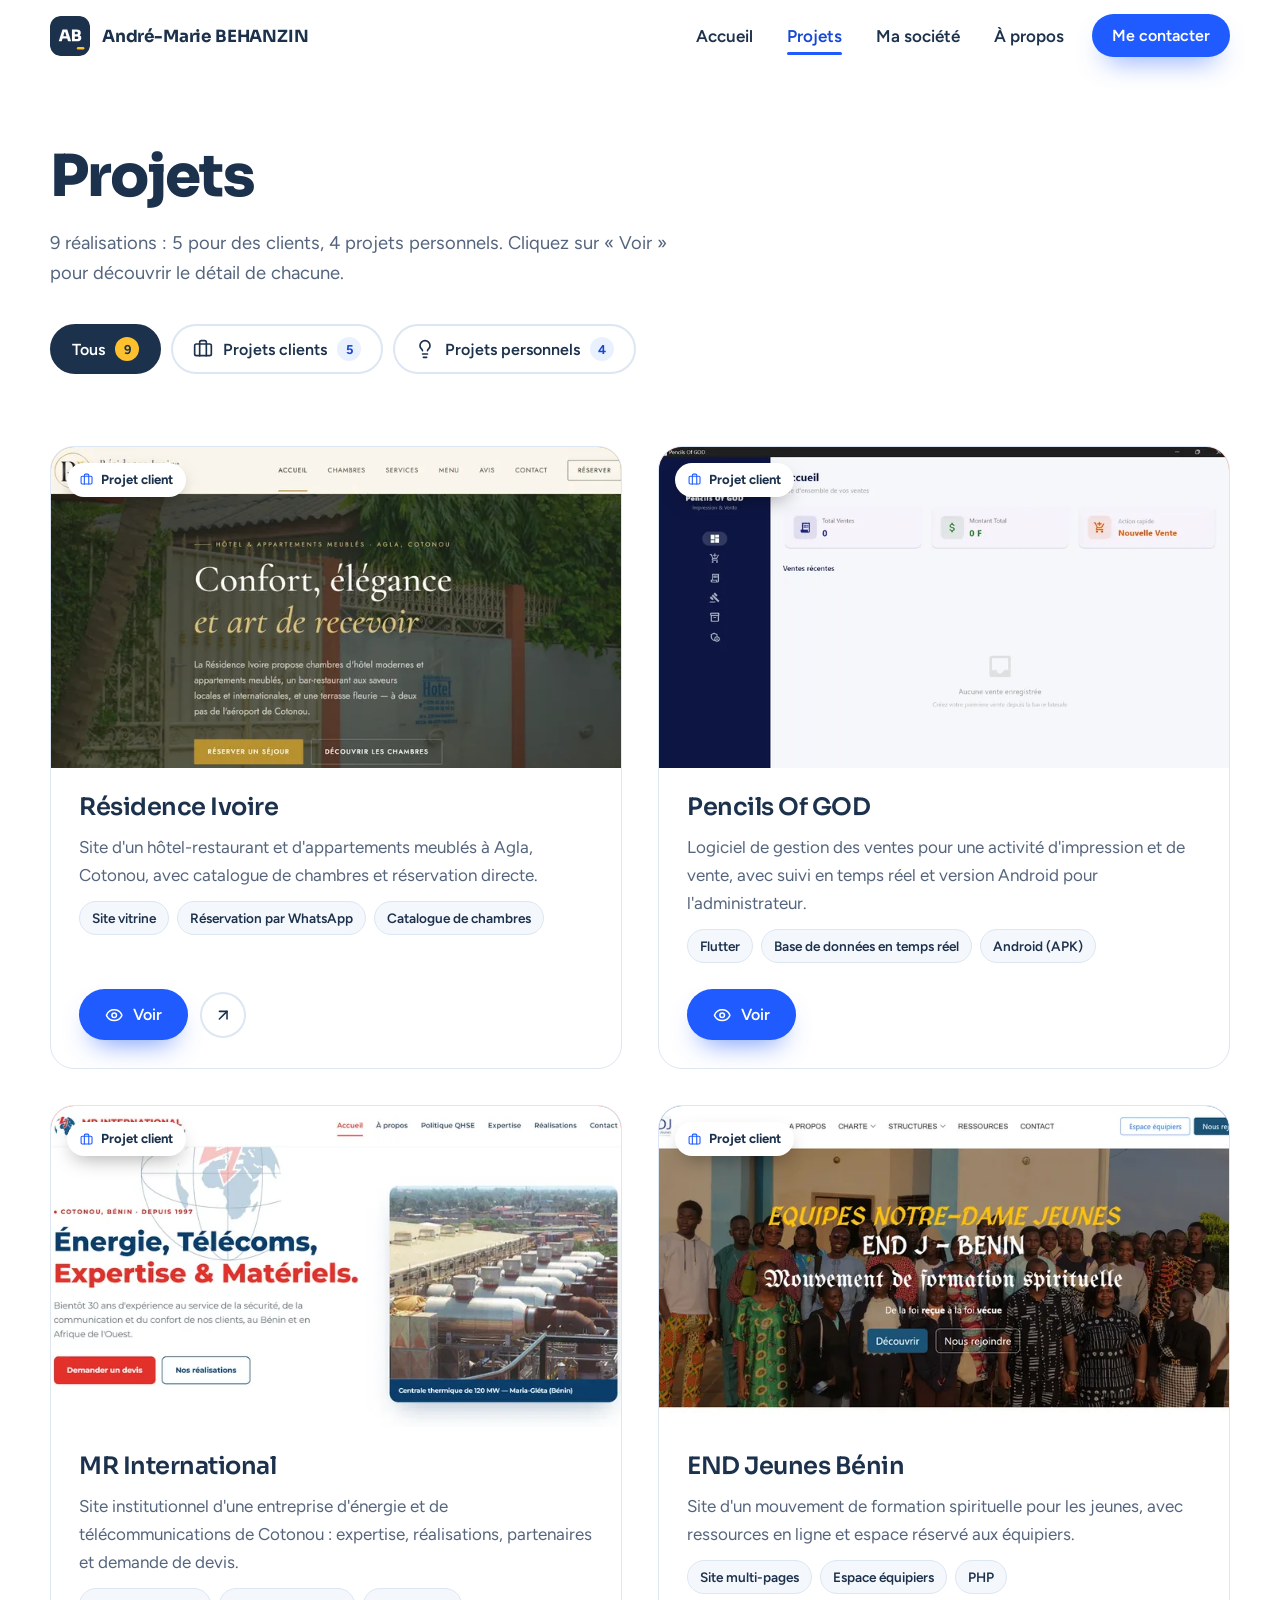
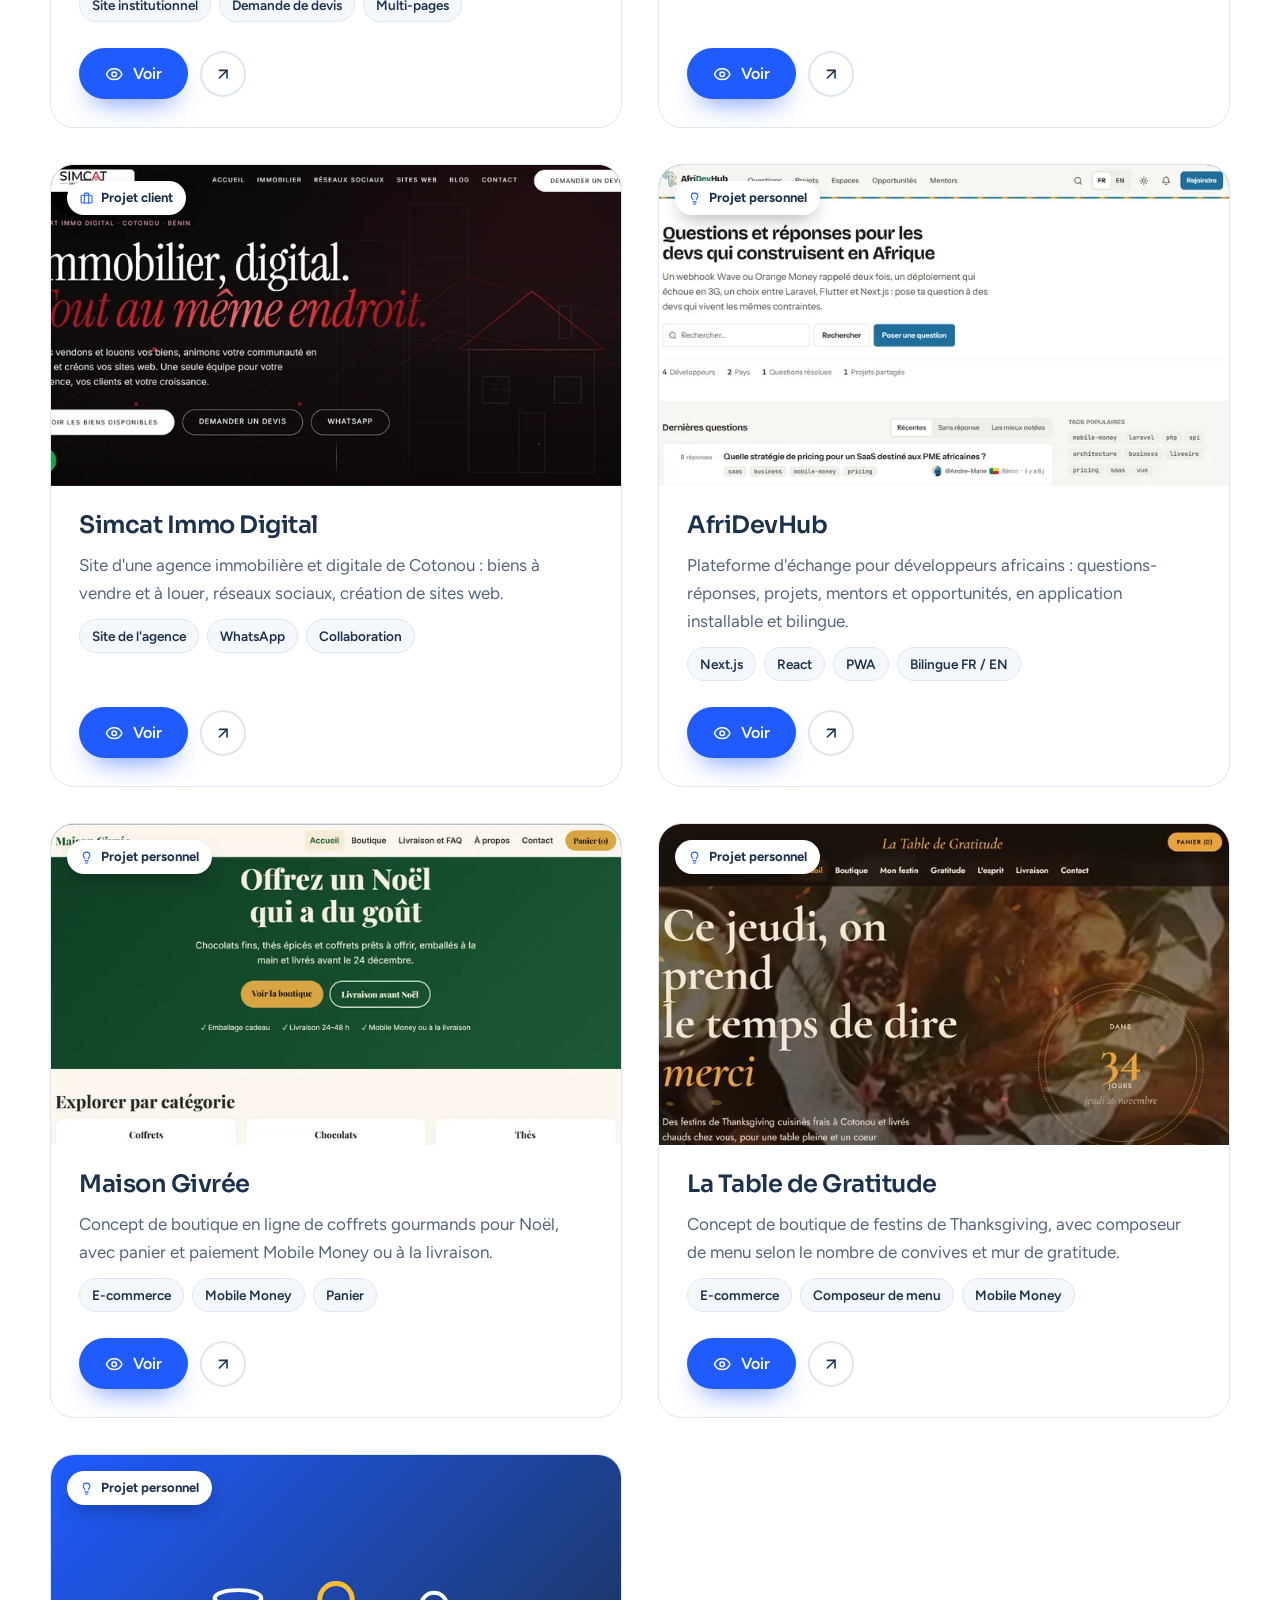
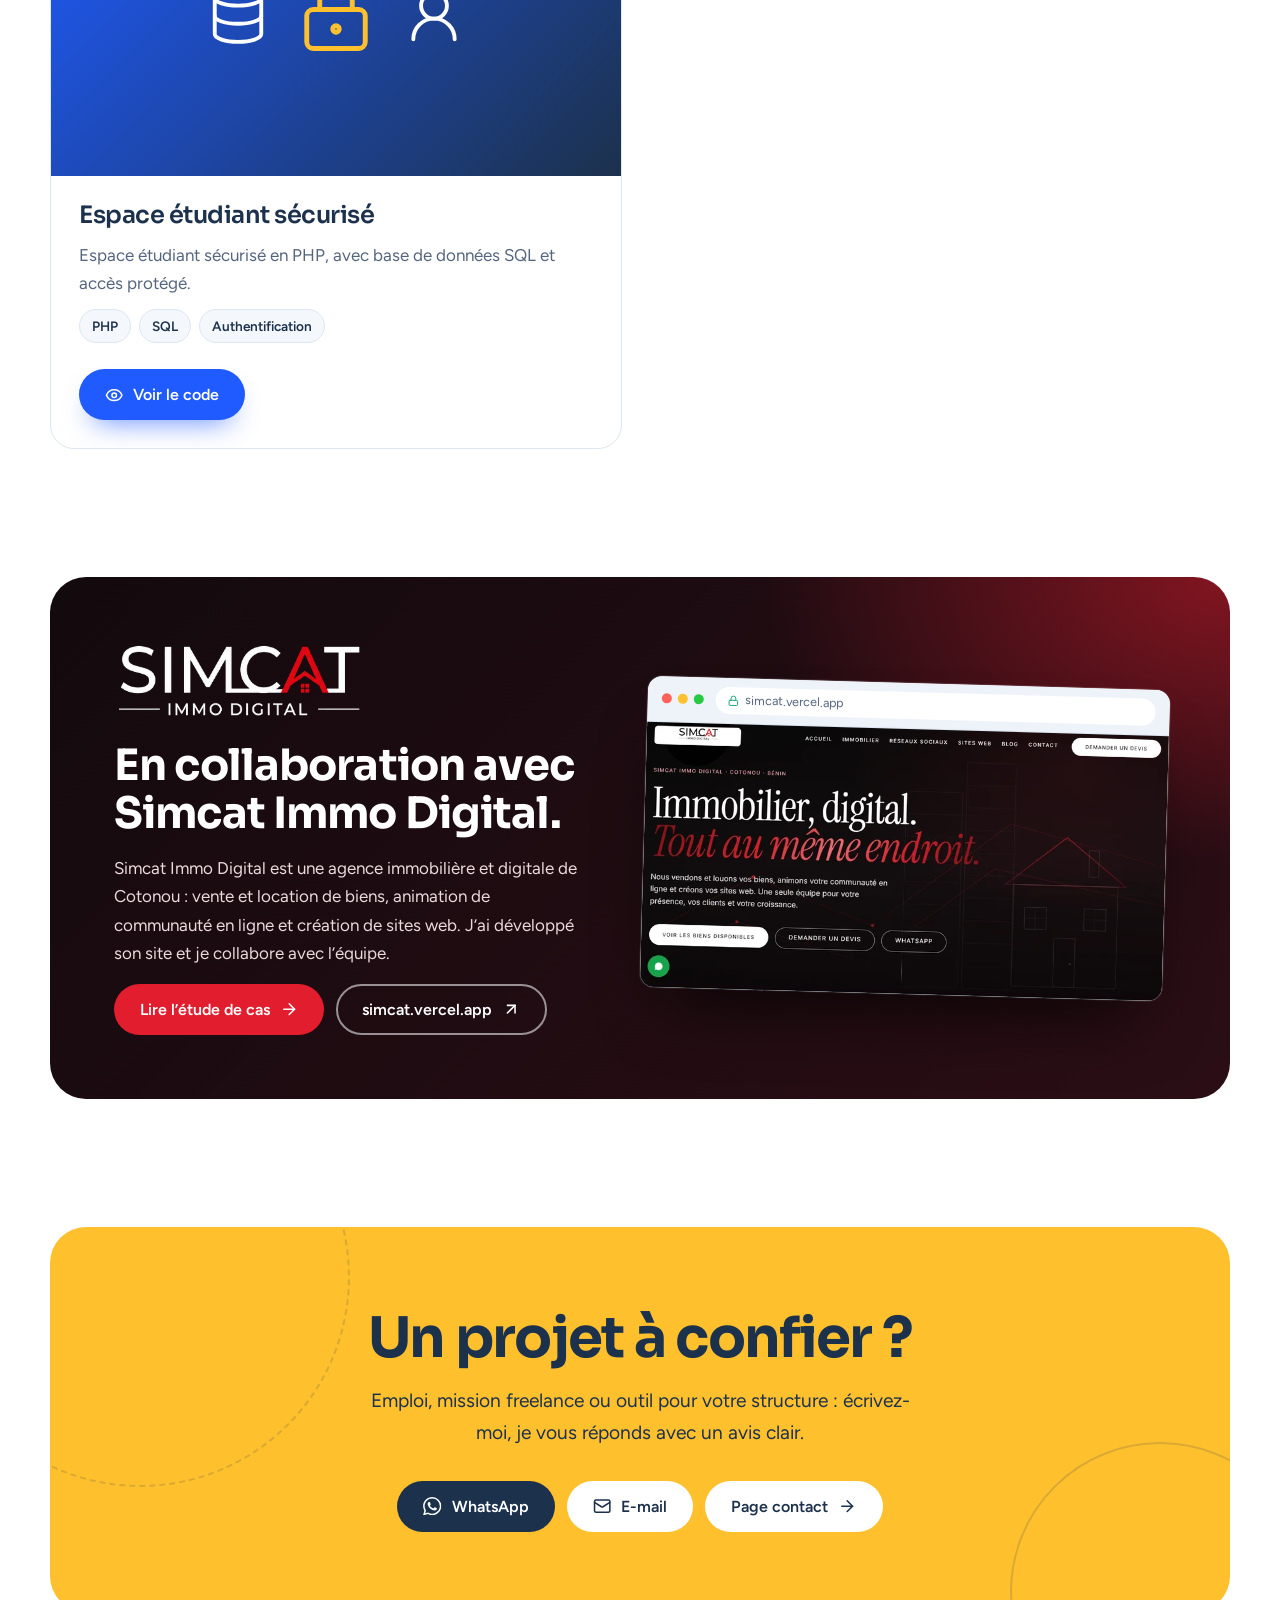
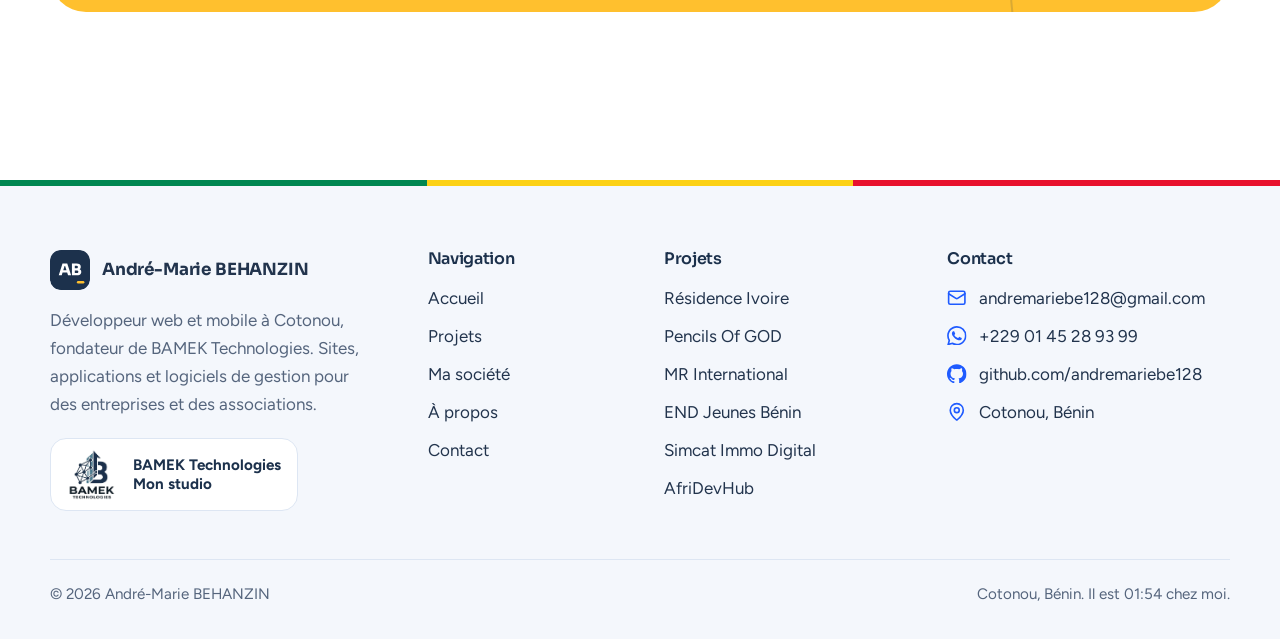
<file: projets.html>
<!DOCTYPE html>
<html lang="fr"><head><meta charset="utf-8"><meta name="viewport" content="width=device-width,initial-scale=1">
<title>Projets | André-Marie BEHANZIN</title><meta name="description" content="9 réalisations d&#x27;André-Marie BEHANZIN : hôtellerie, énergie, association, immobilier, logiciel de gestion et boutiques en ligne.">
<link rel="canonical" href="https://portfolio-andre-marie-behanzin.vercel.app/projets">
<meta property="og:type" content="website"><meta property="og:locale" content="fr_FR"><meta property="og:site_name" content="André-Marie BEHANZIN">
<meta property="og:title" content="Projets | André-Marie BEHANZIN"><meta property="og:description" content="9 réalisations d&#x27;André-Marie BEHANZIN : hôtellerie, énergie, association, immobilier, logiciel de gestion et boutiques en ligne."><meta property="og:url" content="https://portfolio-andre-marie-behanzin.vercel.app/projets">
<meta property="og:image" content="https://portfolio-andre-marie-behanzin.vercel.app/assets/img/og-image.jpg"><meta property="og:image:width" content="1200"><meta property="og:image:height" content="630">
<meta name="twitter:card" content="summary_large_image"><meta name="twitter:title" content="Projets | André-Marie BEHANZIN"><meta name="twitter:description" content="9 réalisations d&#x27;André-Marie BEHANZIN : hôtellerie, énergie, association, immobilier, logiciel de gestion et boutiques en ligne."><meta name="twitter:image" content="https://portfolio-andre-marie-behanzin.vercel.app/assets/img/og-image.jpg">
<meta name="theme-color" content="#1F5BFF">
<link rel="icon" href="favicon.svg" type="image/svg+xml"><link rel="icon" href="favicon.ico" sizes="48x48"><link rel="apple-touch-icon" href="apple-touch-icon.png"><link rel="manifest" href="site.webmanifest">
<link rel="preload" href="assets/fonts/sora-800.woff2" as="font" type="font/woff2" crossorigin><link rel="preload" href="assets/fonts/figtree-400.woff2" as="font" type="font/woff2" crossorigin>
<link rel="stylesheet" href="assets/css/site.css"></head>
<body><svg width="0" height="0" style="position:absolute" aria-hidden="true" focusable="false"><defs><symbol id="b-github" viewBox="0 0 24 24"><path d="M12 .297c-6.63 0-12 5.373-12 12 0 5.303 3.438 9.8 8.205 11.385.6.113.82-.258.82-.577 0-.285-.01-1.04-.015-2.04-3.338.724-4.042-1.61-4.042-1.61C4.422 18.07 3.633 17.7 3.633 17.7c-1.087-.744.084-.729.084-.729 1.205.084 1.838 1.236 1.838 1.236 1.07 1.835 2.809 1.305 3.495.998.108-.776.417-1.305.76-1.605-2.665-.3-5.466-1.332-5.466-5.93 0-1.31.465-2.38 1.235-3.22-.135-.303-.54-1.523.105-3.176 0 0 1.005-.322 3.3 1.23.96-.267 1.98-.399 3-.405 1.02.006 2.04.138 3 .405 2.28-1.552 3.285-1.23 3.285-1.23.645 1.653.24 2.873.12 3.176.765.84 1.23 1.91 1.23 3.22 0 4.61-2.805 5.625-5.475 5.92.42.36.81 1.096.81 2.22 0 1.606-.015 2.896-.015 3.286 0 .315.21.69.825.57C20.565 22.092 24 17.592 24 12.297c0-6.627-5.373-12-12-12"/></symbol><symbol id="b-whatsapp" viewBox="0 0 24 24"><path d="M17.472 14.382c-.297-.149-1.758-.867-2.03-.967-.273-.099-.471-.148-.67.15-.197.297-.767.966-.94 1.164-.173.199-.347.223-.644.075-.297-.15-1.255-.463-2.39-1.475-.883-.788-1.48-1.761-1.653-2.059-.173-.297-.018-.458.13-.606.134-.133.298-.347.446-.52.149-.174.198-.298.298-.497.099-.198.05-.371-.025-.52-.075-.149-.669-1.612-.916-2.207-.242-.579-.487-.5-.669-.51-.173-.008-.371-.01-.57-.01-.198 0-.52.074-.792.372-.272.297-1.04 1.016-1.04 2.479 0 1.462 1.065 2.875 1.213 3.074.149.198 2.096 3.2 5.077 4.487.709.306 1.262.489 1.694.625.712.227 1.36.195 1.871.118.571-.085 1.758-.719 2.006-1.413.248-.694.248-1.289.173-1.413-.074-.124-.272-.198-.57-.347m-5.421 7.403h-.004a9.87 9.87 0 01-5.031-1.378l-.361-.214-3.741.982.998-3.648-.235-.374a9.86 9.86 0 01-1.51-5.26c.001-5.45 4.436-9.884 9.888-9.884 2.64 0 5.122 1.03 6.988 2.898a9.825 9.825 0 012.893 6.994c-.003 5.45-4.437 9.884-9.885 9.884m8.413-18.297A11.815 11.815 0 0012.05 0C5.495 0 .16 5.335.157 11.892c0 2.096.547 4.142 1.588 5.945L.057 24l6.305-1.654a11.882 11.882 0 005.683 1.448h.005c6.554 0 11.89-5.335 11.893-11.893a11.821 11.821 0 00-3.48-8.413Z"/></symbol><symbol id="l-arrow-right" viewBox="0 0 24 24"><path d="M5 12h14" />
  <path d="m12 5 7 7-7 7" /></symbol><symbol id="l-arrow-up-right" viewBox="0 0 24 24"><path d="M7 7h10v10" />
  <path d="M7 17 17 7" /></symbol><symbol id="l-briefcase" viewBox="0 0 24 24"><path d="M16 20V4a2 2 0 0 0-2-2h-4a2 2 0 0 0-2 2v16" />
  <rect width="20" height="14" x="2" y="6" rx="2" /></symbol><symbol id="l-database" viewBox="0 0 24 24"><ellipse cx="12" cy="5" rx="9" ry="3" />
  <path d="M3 5V19A9 3 0 0 0 21 19V5" />
  <path d="M3 12A9 3 0 0 0 21 12" /></symbol><symbol id="l-eye" viewBox="0 0 24 24"><path d="M2.062 12.348a1 1 0 0 1 0-.696 10.75 10.75 0 0 1 19.876 0 1 1 0 0 1 0 .696 10.75 10.75 0 0 1-19.876 0" />
  <circle cx="12" cy="12" r="3" /></symbol><symbol id="l-lightbulb" viewBox="0 0 24 24"><path d="M15 14c.2-1 .7-1.7 1.5-2.5 1-.9 1.5-2.2 1.5-3.5A6 6 0 0 0 6 8c0 1 .2 2.2 1.5 3.5.7.7 1.3 1.5 1.5 2.5" />
  <path d="M9 18h6" />
  <path d="M10 22h4" /></symbol><symbol id="l-lock" viewBox="0 0 24 24"><rect width="18" height="11" x="3" y="11" rx="2" ry="2" />
  <path d="M7 11V7a5 5 0 0 1 10 0v4" /></symbol><symbol id="l-lock-keyhole" viewBox="0 0 24 24"><circle cx="12" cy="16" r="1" />
  <rect x="3" y="10" width="18" height="12" rx="2" />
  <path d="M7 10V7a5 5 0 0 1 10 0v3" /></symbol><symbol id="l-mail" viewBox="0 0 24 24"><path d="m22 7-8.991 5.727a2 2 0 0 1-2.009 0L2 7" />
  <rect x="2" y="4" width="20" height="16" rx="2" /></symbol><symbol id="l-map-pin" viewBox="0 0 24 24"><path d="M20 10c0 4.993-5.539 10.193-7.399 11.799a1 1 0 0 1-1.202 0C9.539 20.193 4 14.993 4 10a8 8 0 0 1 16 0" />
  <circle cx="12" cy="10" r="3" /></symbol><symbol id="l-menu" viewBox="0 0 24 24"><path d="M4 5h16" />
  <path d="M4 12h16" />
  <path d="M4 19h16" /></symbol><symbol id="l-user-round" viewBox="0 0 24 24"><circle cx="12" cy="8" r="5" />
  <path d="M20 21a8 8 0 0 0-16 0" /></symbol><symbol id="l-x" viewBox="0 0 24 24"><path d="M18 6 6 18" />
  <path d="m6 6 12 12" /></symbol></defs></svg><a class="skip" href="#main">Aller au contenu</a><div class="progress" aria-hidden="true"></div>
<header class="site-header"><div class="wrap bar-row">
<a class="brand" href="./" aria-label="André-Marie BEHANZIN, accueil"><svg viewBox="0 0 64 64" aria-hidden="true"><rect width="64" height="64" rx="15" fill="#1C314C"/><g transform="translate(13.80 40.40) scale(0.02553 -0.02553)" fill="#fff"><path d="M8 0 242 730H540L782 0H590L402 600L455 580H323L377 600L194 0ZM199 169 255 321H532L588 169Z"/><path transform="translate(760 0)" d="M234 -6V136H395Q436 136 456.0 157.0Q476 178 476 218Q476 258 456.0 278.5Q436 299 395 299H234V409H389Q466 409 527.0 390.5Q588 372 623.0 330.0Q658 288 658 218V204Q658 138 627.0 91.0Q596 44 536.0 19.0Q476 -6 389 -6ZM74 -6V736H254V-6ZM234 327V437H368Q409 437 427.5 457.5Q446 478 446 515Q446 553 427.5 573.5Q409 594 368 594H234V736H360Q488 736 558.0 682.5Q628 629 628 530V515Q628 446 592.5 404.5Q557 363 496.5 345.0Q436 327 360 327Z"/></g><rect x="43" y="49.5" width="12" height="4" rx="2" fill="#FFC02E"/></svg><span>André-Marie BEHANZIN</span></a>
<nav class="nav" aria-label="Navigation principale"><a href="./">Accueil</a><a href="projets" aria-current="page">Projets</a><a href="bamek">Ma société</a><a href="apropos">À propos</a><a class="btn btn-cobalt" href="contact">Me contacter</a></nav>
<button class="menu-btn" type="button" aria-expanded="false" aria-label="Ouvrir le menu"><svg class="i i-open" aria-hidden="true" focusable="false"><use href="#l-menu"/></svg><svg class="i i-close" aria-hidden="true" focusable="false"><use href="#l-x"/></svg></button>
</div></header><main id="main"><section class="page-head"><div class="wrap"><h1>Projets</h1>
<p>9 réalisations : 5 pour des clients, 4 projets personnels. Cliquez sur « Voir » pour découvrir le détail de chacune.</p>
<div class="filters" role="group" aria-label="Filtrer les projets">
<button type="button" data-filter="tous" aria-pressed="true">Tous<small>9</small></button>
<button type="button" data-filter="clients" aria-pressed="false"><svg class="i " aria-hidden="true" focusable="false"><use href="#l-briefcase"/></svg>Projets clients<small>5</small></button>
<button type="button" data-filter="personnels" aria-pressed="false"><svg class="i " aria-hidden="true" focusable="false"><use href="#l-lightbulb"/></svg>Projets personnels<small>4</small></button></div>
<p id="filter-live" class="sr-only" aria-live="polite"></p></div></section>
<section class="sec--tight" style="padding-top:8px"><div class="wrap"><div class="cards"><article class="card reveal" data-cat="clients" style="--brand:#B8892B;--d:0.0s"><a class="thumb" href="projets/residence-ivoire" aria-label="Voir le projet Résidence Ivoire" tabindex="-1"><span class="badge"><svg class="i " aria-hidden="true" focusable="false"><use href="#l-briefcase"/></svg>Projet client</span><img src="assets/img/hero-residence-1600.webp" srcset="assets/img/hero-residence-800.webp 800w, assets/img/hero-residence-1600.webp 1600w" sizes="(min-width:900px) 560px, 92vw" width="1600" height="807" alt="Page d&#x27;accueil du site de la Résidence Ivoire : « Confort, élégance et art de recevoir »" loading="lazy" decoding="async"></a>
<div class="card-body"><h3>Résidence Ivoire</h3><p>Site d&#x27;un hôtel-restaurant et d&#x27;appartements meublés à Agla, Cotonou, avec catalogue de chambres et réservation directe.</p><ul class="tags"><li>Site vitrine</li><li>Réservation par WhatsApp</li><li>Catalogue de chambres</li></ul><div class="actions"><a class="btn btn-cobalt" href="projets/residence-ivoire"><svg class="i " aria-hidden="true" focusable="false"><use href="#l-eye"/></svg>Voir</a><a class="btn btn-line btn-circle" href="https://www.residence-ivoire-cotonou.com/" target="_blank" rel="noopener" aria-label="Visiter Résidence Ivoire (nouvel onglet)"><svg class="i i-up" aria-hidden="true" focusable="false"><use href="#l-arrow-up-right"/></svg></a></div></div></article><article class="card reveal" data-cat="clients" style="--brand:#F25C1F;--d:0.08s"><a class="thumb" href="projets/pencils-of-god" aria-label="Voir le projet Pencils Of GOD" tabindex="-1"><span class="badge"><svg class="i " aria-hidden="true" focusable="false"><use href="#l-briefcase"/></svg>Projet client</span><img src="assets/img/hero-pencils-1600.webp" srcset="assets/img/hero-pencils-800.webp 800w, assets/img/hero-pencils-1600.webp 1600w" sizes="(min-width:900px) 560px, 92vw" width="1600" height="941" alt="Écran d&#x27;accueil de l&#x27;application Pencils Of GOD : total des ventes, montant total et action rapide Nouvelle Vente" loading="lazy" decoding="async"></a>
<div class="card-body"><h3>Pencils Of GOD</h3><p>Logiciel de gestion des ventes pour une activité d&#x27;impression et de vente, avec suivi en temps réel et version Android pour l&#x27;administrateur.</p><ul class="tags"><li>Flutter</li><li>Base de données en temps réel</li><li>Android (APK)</li></ul><div class="actions"><a class="btn btn-cobalt" href="projets/pencils-of-god"><svg class="i " aria-hidden="true" focusable="false"><use href="#l-eye"/></svg>Voir</a></div></div></article><article class="card reveal" data-cat="clients" style="--brand:#DF3B2E;--d:0.0s"><a class="thumb" href="projets/mr-international" aria-label="Voir le projet MR International" tabindex="-1"><span class="badge"><svg class="i " aria-hidden="true" focusable="false"><use href="#l-briefcase"/></svg>Projet client</span><img src="assets/img/hero-mr-1600.webp" srcset="assets/img/hero-mr-800.webp 800w, assets/img/hero-mr-1600.webp 1600w" sizes="(min-width:900px) 560px, 92vw" width="1600" height="807" alt="Page d&#x27;accueil du site de MR International : « Énergie, Télécoms, Expertise et Matériels »" loading="lazy" decoding="async"></a>
<div class="card-body"><h3>MR International</h3><p>Site institutionnel d&#x27;une entreprise d&#x27;énergie et de télécommunications de Cotonou : expertise, réalisations, partenaires et demande de devis.</p><ul class="tags"><li>Site institutionnel</li><li>Demande de devis</li><li>Multi-pages</li></ul><div class="actions"><a class="btn btn-cobalt" href="projets/mr-international"><svg class="i " aria-hidden="true" focusable="false"><use href="#l-eye"/></svg>Voir</a><a class="btn btn-line btn-circle" href="https://mr-international.vercel.app/" target="_blank" rel="noopener" aria-label="Visiter MR International (nouvel onglet)"><svg class="i i-up" aria-hidden="true" focusable="false"><use href="#l-arrow-up-right"/></svg></a></div></div></article><article class="card reveal" data-cat="clients" style="--brand:#1F5C8A;--d:0.08s"><a class="thumb" href="projets/end-jeunes-benin" aria-label="Voir le projet END Jeunes Bénin" tabindex="-1"><span class="badge"><svg class="i " aria-hidden="true" focusable="false"><use href="#l-briefcase"/></svg>Projet client</span><img src="assets/img/hero-endj-1600.webp" srcset="assets/img/hero-endj-800.webp 800w, assets/img/hero-endj-1600.webp 1600w" sizes="(min-width:900px) 560px, 92vw" width="1600" height="804" alt="Page d&#x27;accueil du site des Équipes Notre-Dame Jeunes Bénin : « Mouvement de formation spirituelle »" loading="lazy" decoding="async"></a>
<div class="card-body"><h3>END Jeunes Bénin</h3><p>Site d&#x27;un mouvement de formation spirituelle pour les jeunes, avec ressources en ligne et espace réservé aux équipiers.</p><ul class="tags"><li>Site multi-pages</li><li>Espace équipiers</li><li>PHP</li></ul><div class="actions"><a class="btn btn-cobalt" href="projets/end-jeunes-benin"><svg class="i " aria-hidden="true" focusable="false"><use href="#l-eye"/></svg>Voir</a><a class="btn btn-line btn-circle" href="https://equipes-notre-dame-jeunes-benin.vercel.app/" target="_blank" rel="noopener" aria-label="Visiter END Jeunes Bénin (nouvel onglet)"><svg class="i i-up" aria-hidden="true" focusable="false"><use href="#l-arrow-up-right"/></svg></a></div></div></article><article class="card reveal" data-cat="clients" style="--brand:#D61F2F;--d:0.0s"><a class="thumb" href="projets/simcat-immo-digital" aria-label="Voir le projet Simcat Immo Digital" tabindex="-1"><span class="badge"><svg class="i " aria-hidden="true" focusable="false"><use href="#l-briefcase"/></svg>Projet client</span><img src="assets/img/hero-simcat-1600.webp" srcset="assets/img/hero-simcat-800.webp 800w, assets/img/hero-simcat-1600.webp 1600w" sizes="(min-width:900px) 560px, 92vw" width="1600" height="815" alt="Page d&#x27;accueil du site de Simcat Immo Digital : « Immobilier, digital. Tout au même endroit. »" loading="lazy" decoding="async"></a>
<div class="card-body"><h3>Simcat Immo Digital</h3><p>Site d&#x27;une agence immobilière et digitale de Cotonou : biens à vendre et à louer, réseaux sociaux, création de sites web.</p><ul class="tags"><li>Site de l&#x27;agence</li><li>WhatsApp</li><li>Collaboration</li></ul><div class="actions"><a class="btn btn-cobalt" href="projets/simcat-immo-digital"><svg class="i " aria-hidden="true" focusable="false"><use href="#l-eye"/></svg>Voir</a><a class="btn btn-line btn-circle" href="https://simcat.vercel.app/" target="_blank" rel="noopener" aria-label="Visiter Simcat Immo Digital (nouvel onglet)"><svg class="i i-up" aria-hidden="true" focusable="false"><use href="#l-arrow-up-right"/></svg></a></div></div></article><article class="card reveal" data-cat="personnels" style="--brand:#1F6E9C;--d:0.08s"><a class="thumb" href="projets/afridevhub" aria-label="Voir le projet AfriDevHub" tabindex="-1"><span class="badge"><svg class="i " aria-hidden="true" focusable="false"><use href="#l-lightbulb"/></svg>Projet personnel</span><img src="assets/img/hero-afridevhub-1600.webp" srcset="assets/img/hero-afridevhub-800.webp 800w, assets/img/hero-afridevhub-1600.webp 1600w" sizes="(min-width:900px) 560px, 92vw" width="1600" height="810" alt="Page d&#x27;accueil d&#x27;AfriDevHub : questions et réponses pour les développeurs qui construisent en Afrique" loading="lazy" decoding="async"></a>
<div class="card-body"><h3>AfriDevHub</h3><p>Plateforme d&#x27;échange pour développeurs africains : questions-réponses, projets, mentors et opportunités, en application installable et bilingue.</p><ul class="tags"><li>Next.js</li><li>React</li><li>PWA</li><li>Bilingue FR / EN</li></ul><div class="actions"><a class="btn btn-cobalt" href="projets/afridevhub"><svg class="i " aria-hidden="true" focusable="false"><use href="#l-eye"/></svg>Voir</a><a class="btn btn-line btn-circle" href="https://afridevhub.vercel.app/" target="_blank" rel="noopener" aria-label="Visiter AfriDevHub (nouvel onglet)"><svg class="i i-up" aria-hidden="true" focusable="false"><use href="#l-arrow-up-right"/></svg></a></div></div></article><article class="card reveal" data-cat="personnels" style="--brand:#14532D;--d:0.0s"><a class="thumb" href="projets/maison-givree" aria-label="Voir le projet Maison Givrée" tabindex="-1"><span class="badge"><svg class="i " aria-hidden="true" focusable="false"><use href="#l-lightbulb"/></svg>Projet personnel</span><img src="assets/img/hero-maison-1600.webp" srcset="assets/img/hero-maison-800.webp 800w, assets/img/hero-maison-1600.webp 1600w" sizes="(min-width:900px) 560px, 92vw" width="1600" height="811" alt="Page d&#x27;accueil de la boutique Maison Givrée : « Offrez un Noël qui a du goût »" loading="lazy" decoding="async"></a>
<div class="card-body"><h3>Maison Givrée</h3><p>Concept de boutique en ligne de coffrets gourmands pour Noël, avec panier et paiement Mobile Money ou à la livraison.</p><ul class="tags"><li>E-commerce</li><li>Mobile Money</li><li>Panier</li></ul><div class="actions"><a class="btn btn-cobalt" href="projets/maison-givree"><svg class="i " aria-hidden="true" focusable="false"><use href="#l-eye"/></svg>Voir</a><a class="btn btn-line btn-circle" href="https://maison-givree.vercel.app/" target="_blank" rel="noopener" aria-label="Visiter Maison Givrée (nouvel onglet)"><svg class="i i-up" aria-hidden="true" focusable="false"><use href="#l-arrow-up-right"/></svg></a></div></div></article><article class="card reveal" data-cat="personnels" style="--brand:#E8A23B;--d:0.08s"><a class="thumb" href="projets/table-de-gratitude" aria-label="Voir le projet La Table de Gratitude" tabindex="-1"><span class="badge"><svg class="i " aria-hidden="true" focusable="false"><use href="#l-lightbulb"/></svg>Projet personnel</span><img src="assets/img/hero-table-1600.webp" srcset="assets/img/hero-table-800.webp 800w, assets/img/hero-table-1600.webp 1600w" sizes="(min-width:900px) 560px, 92vw" width="1600" height="811" alt="Page d&#x27;accueil de La Table de Gratitude : « Ce jeudi, on prend le temps de dire merci »" loading="lazy" decoding="async"></a>
<div class="card-body"><h3>La Table de Gratitude</h3><p>Concept de boutique de festins de Thanksgiving, avec composeur de menu selon le nombre de convives et mur de gratitude.</p><ul class="tags"><li>E-commerce</li><li>Composeur de menu</li><li>Mobile Money</li></ul><div class="actions"><a class="btn btn-cobalt" href="projets/table-de-gratitude"><svg class="i " aria-hidden="true" focusable="false"><use href="#l-eye"/></svg>Voir</a><a class="btn btn-line btn-circle" href="https://table-de-gratitude.vercel.app/" target="_blank" rel="noopener" aria-label="Visiter La Table de Gratitude (nouvel onglet)"><svg class="i i-up" aria-hidden="true" focusable="false"><use href="#l-arrow-up-right"/></svg></a></div></div></article><article class="card reveal" data-cat="personnels" style="--brand:#1F5BFF;--d:0.0s"><a href="https://github.com/andremariebe128/espace_etudiant" target="_blank" rel="noopener" aria-label="Voir le code de Espace étudiant sécurisé" tabindex="-1"><span class="thumb thumb--art"><span class="badge"><svg class="i " aria-hidden="true" focusable="false"><use href="#l-lightbulb"/></svg>Projet personnel</span><span class="art"><svg class="i " aria-hidden="true" focusable="false"><use href="#l-database"/></svg><svg class="i " aria-hidden="true" focusable="false"><use href="#l-lock-keyhole"/></svg><svg class="i " aria-hidden="true" focusable="false"><use href="#l-user-round"/></svg></span></span></a>
<div class="card-body"><h3>Espace étudiant sécurisé</h3><p>Espace étudiant sécurisé en PHP, avec base de données SQL et accès protégé.</p><ul class="tags"><li>PHP</li><li>SQL</li><li>Authentification</li></ul><div class="actions"><a class="btn btn-cobalt" href="https://github.com/andremariebe128/espace_etudiant" target="_blank" rel="noopener"><svg class="i " aria-hidden="true" focusable="false"><use href="#l-eye"/></svg>Voir le code</a></div></div></article></div></div></section>
<section class="sec--tight"><div class="wrap"><div class="simcat reveal">
<div><img class="logo" src="assets/img/logo-simcat-783.webp" width="783" height="245" alt="Logo de Simcat Immo Digital" loading="lazy">
<h2>En collaboration avec Simcat Immo Digital.</h2>
<p>Simcat Immo Digital est une agence immobilière et digitale de Cotonou : vente et location de biens, animation de communauté en ligne et création de sites web. J’ai développé son site et je collabore avec l’équipe.</p>
<div class="actions"><a class="btn btn-red" href="projets/simcat-immo-digital">Lire l’étude de cas<svg class="i i-go" aria-hidden="true" focusable="false"><use href="#l-arrow-right"/></svg></a>
<a class="btn btn-ghost" href="https://simcat.vercel.app/" target="_blank" rel="noopener">simcat.vercel.app<svg class="i i-up" aria-hidden="true" focusable="false"><use href="#l-arrow-up-right"/></svg></a></div></div>
<a href="projets/simcat-immo-digital" aria-label="Voir le projet Simcat Immo Digital"><span class="shot"><span class="bar"><span class="dots"><i></i><i></i><i></i></span><span class="url"><svg class="i " aria-hidden="true" focusable="false"><use href="#l-lock"/></svg>simcat.vercel.app</span></span><img src="assets/img/hero-simcat-1600.webp" srcset="assets/img/hero-simcat-800.webp 800w, assets/img/hero-simcat-1600.webp 1600w" sizes="(min-width:900px) 46vw, 92vw" width="1600" height="815" alt="Page d&#x27;accueil du site de Simcat Immo Digital : « Immobilier, digital. Tout au même endroit. »" loading="lazy" decoding="async"></span></a>
</div></div></section><section class="sec--tight"><div class="wrap"><div class="cta reveal">
<h2>Un projet à confier ?</h2><p>Emploi, mission freelance ou outil pour votre structure : écrivez-moi, je vous réponds avec un avis clair.</p>
<div class="actions"><a class="btn btn-marine" href="https://wa.me/2290145289399" target="_blank" rel="noopener"><svg class="i i--b " aria-hidden="true" focusable="false"><use href="#b-whatsapp"/></svg>WhatsApp</a>
<a class="btn btn-white" href="mailto:andremariebe128@gmail.com"><svg class="i " aria-hidden="true" focusable="false"><use href="#l-mail"/></svg>E-mail</a>
<a class="btn btn-white" href="contact">Page contact<svg class="i i-go" aria-hidden="true" focusable="false"><use href="#l-arrow-right"/></svg></a></div></div></div></section></main><footer class="footer"><div class="wrap"><div class="footer-grid">
<div class="about"><a class="brand" href="./"><svg viewBox="0 0 64 64" aria-hidden="true"><rect width="64" height="64" rx="15" fill="#1C314C"/><g transform="translate(13.80 40.40) scale(0.02553 -0.02553)" fill="#fff"><path d="M8 0 242 730H540L782 0H590L402 600L455 580H323L377 600L194 0ZM199 169 255 321H532L588 169Z"/><path transform="translate(760 0)" d="M234 -6V136H395Q436 136 456.0 157.0Q476 178 476 218Q476 258 456.0 278.5Q436 299 395 299H234V409H389Q466 409 527.0 390.5Q588 372 623.0 330.0Q658 288 658 218V204Q658 138 627.0 91.0Q596 44 536.0 19.0Q476 -6 389 -6ZM74 -6V736H254V-6ZM234 327V437H368Q409 437 427.5 457.5Q446 478 446 515Q446 553 427.5 573.5Q409 594 368 594H234V736H360Q488 736 558.0 682.5Q628 629 628 530V515Q628 446 592.5 404.5Q557 363 496.5 345.0Q436 327 360 327Z"/></g><rect x="43" y="49.5" width="12" height="4" rx="2" fill="#FFC02E"/></svg><span>André-Marie BEHANZIN</span></a>
<p>Développeur web et mobile à Cotonou, fondateur de BAMEK Technologies. Sites, applications et logiciels de gestion pour des entreprises et des associations.</p>
<a class="f-bamek" href="bamek"><img src="assets/img/logo-bamek-640.webp" width="500" height="477" alt="" loading="lazy"><span>BAMEK Technologies<br>Mon studio</span></a></div>
<div><h3>Navigation</h3><ul><li><a href="./">Accueil</a></li><li><a href="projets">Projets</a></li><li><a href="bamek">Ma société</a></li><li><a href="apropos">À propos</a></li><li><a href="contact">Contact</a></li></ul></div>
<div><h3>Projets</h3><ul><li><a href="projets/residence-ivoire">Résidence Ivoire</a></li><li><a href="projets/pencils-of-god">Pencils Of GOD</a></li><li><a href="projets/mr-international">MR International</a></li><li><a href="projets/end-jeunes-benin">END Jeunes Bénin</a></li><li><a href="projets/simcat-immo-digital">Simcat Immo Digital</a></li><li><a href="projets/afridevhub">AfriDevHub</a></li></ul></div>
<div><h3>Contact</h3><ul class="f-contact">
<li><svg class="i " aria-hidden="true" focusable="false"><use href="#l-mail"/></svg><a href="mailto:andremariebe128@gmail.com">andremariebe128@gmail.com</a></li>
<li><svg class="i i--b " aria-hidden="true" focusable="false"><use href="#b-whatsapp"/></svg><a href="https://wa.me/2290145289399" target="_blank" rel="noopener">+229 01 45 28 93 99</a></li>
<li><svg class="i i--b " aria-hidden="true" focusable="false"><use href="#b-github"/></svg><a href="https://github.com/andremariebe128" target="_blank" rel="noopener">github.com/andremariebe128</a></li>
<li><svg class="i " aria-hidden="true" focusable="false"><use href="#l-map-pin"/></svg><span>Cotonou, Bénin</span></li></ul></div>
</div>
<div class="footer-bottom"><span>© 2026 André-Marie BEHANZIN</span><span>Cotonou, Bénin. Il est <span data-clock>--:--</span> chez moi.</span></div></div></footer>
<script src="assets/js/site.js" defer></script></body></html>
</file>
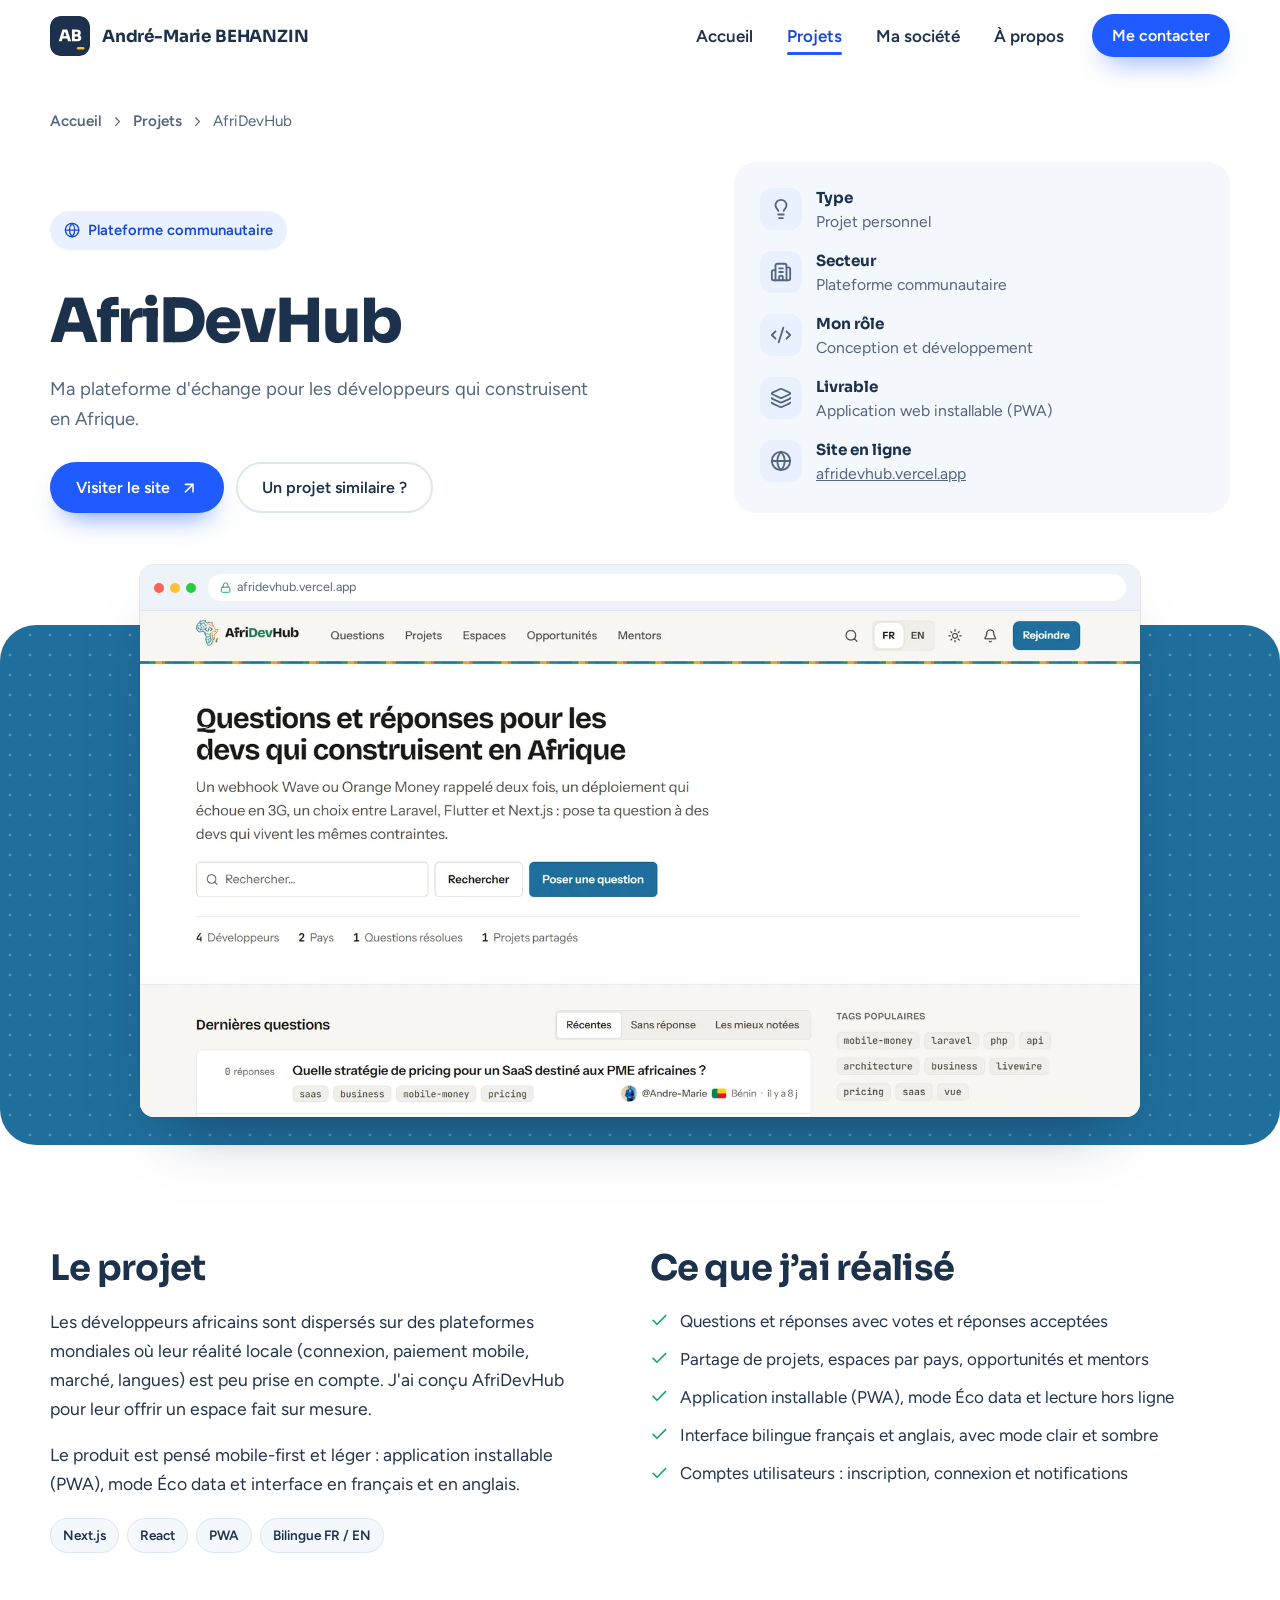
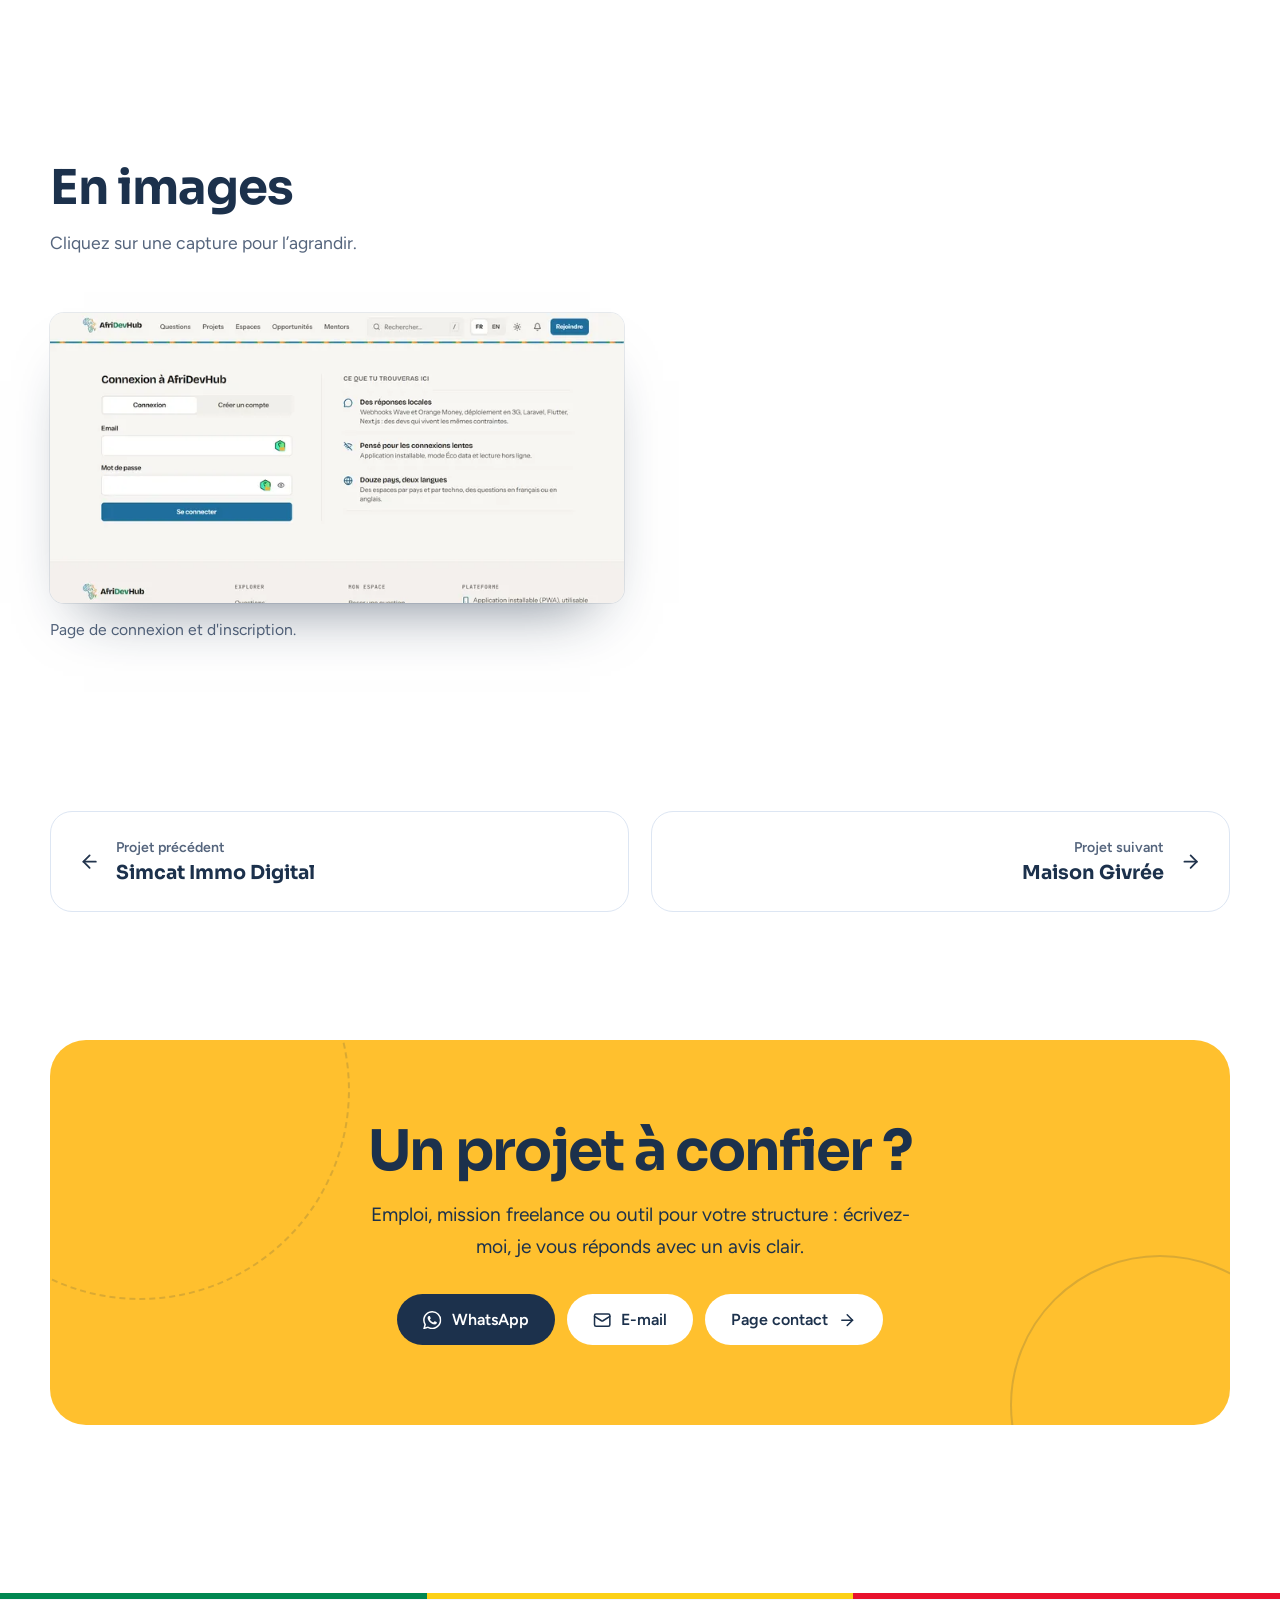
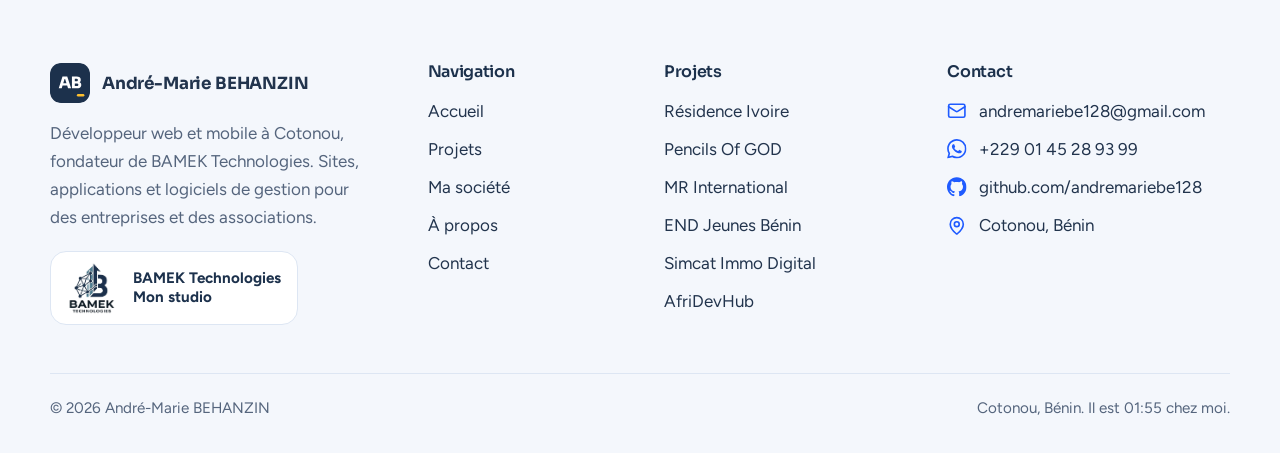
<file: projets/afridevhub.html>
<!DOCTYPE html>
<html lang="fr"><head><meta charset="utf-8"><meta name="viewport" content="width=device-width,initial-scale=1">
<title>AfriDevHub | Projet d&#x27;André-Marie BEHANZIN</title><meta name="description" content="Plateforme d&#x27;échange pour développeurs africains : questions-réponses, projets, mentors et opportunités, en application installable et bilingue.">
<link rel="canonical" href="https://portfolio-andre-marie-behanzin.vercel.app/projets/afridevhub">
<meta property="og:type" content="website"><meta property="og:locale" content="fr_FR"><meta property="og:site_name" content="André-Marie BEHANZIN">
<meta property="og:title" content="AfriDevHub | Projet d&#x27;André-Marie BEHANZIN"><meta property="og:description" content="Plateforme d&#x27;échange pour développeurs africains : questions-réponses, projets, mentors et opportunités, en application installable et bilingue."><meta property="og:url" content="https://portfolio-andre-marie-behanzin.vercel.app/projets/afridevhub">
<meta property="og:image" content="https://portfolio-andre-marie-behanzin.vercel.app/assets/img/og-image.jpg"><meta property="og:image:width" content="1200"><meta property="og:image:height" content="630">
<meta name="twitter:card" content="summary_large_image"><meta name="twitter:title" content="AfriDevHub | Projet d&#x27;André-Marie BEHANZIN"><meta name="twitter:description" content="Plateforme d&#x27;échange pour développeurs africains : questions-réponses, projets, mentors et opportunités, en application installable et bilingue."><meta name="twitter:image" content="https://portfolio-andre-marie-behanzin.vercel.app/assets/img/og-image.jpg">
<meta name="theme-color" content="#1F5BFF">
<link rel="icon" href="../favicon.svg" type="image/svg+xml"><link rel="icon" href="../favicon.ico" sizes="48x48"><link rel="apple-touch-icon" href="../apple-touch-icon.png"><link rel="manifest" href="../site.webmanifest">
<link rel="preload" href="../assets/fonts/sora-800.woff2" as="font" type="font/woff2" crossorigin><link rel="preload" href="../assets/fonts/figtree-400.woff2" as="font" type="font/woff2" crossorigin>
<link rel="stylesheet" href="../assets/css/site.css"><script type="application/ld+json">{"@context": "https://schema.org", "@type": "CreativeWork", "name": "AfriDevHub", "description": "Plateforme d’échange pour développeurs africains : questions-réponses, projets, mentors et opportunités, en application installable et bilingue.", "creator": {"@id": "https://portfolio-andre-marie-behanzin.vercel.app/#person"}, "url": "https://afridevhub.vercel.app/"}</script></head>
<body><svg width="0" height="0" style="position:absolute" aria-hidden="true" focusable="false"><defs><symbol id="b-github" viewBox="0 0 24 24"><path d="M12 .297c-6.63 0-12 5.373-12 12 0 5.303 3.438 9.8 8.205 11.385.6.113.82-.258.82-.577 0-.285-.01-1.04-.015-2.04-3.338.724-4.042-1.61-4.042-1.61C4.422 18.07 3.633 17.7 3.633 17.7c-1.087-.744.084-.729.084-.729 1.205.084 1.838 1.236 1.838 1.236 1.07 1.835 2.809 1.305 3.495.998.108-.776.417-1.305.76-1.605-2.665-.3-5.466-1.332-5.466-5.93 0-1.31.465-2.38 1.235-3.22-.135-.303-.54-1.523.105-3.176 0 0 1.005-.322 3.3 1.23.96-.267 1.98-.399 3-.405 1.02.006 2.04.138 3 .405 2.28-1.552 3.285-1.23 3.285-1.23.645 1.653.24 2.873.12 3.176.765.84 1.23 1.91 1.23 3.22 0 4.61-2.805 5.625-5.475 5.92.42.36.81 1.096.81 2.22 0 1.606-.015 2.896-.015 3.286 0 .315.21.69.825.57C20.565 22.092 24 17.592 24 12.297c0-6.627-5.373-12-12-12"/></symbol><symbol id="b-whatsapp" viewBox="0 0 24 24"><path d="M17.472 14.382c-.297-.149-1.758-.867-2.03-.967-.273-.099-.471-.148-.67.15-.197.297-.767.966-.94 1.164-.173.199-.347.223-.644.075-.297-.15-1.255-.463-2.39-1.475-.883-.788-1.48-1.761-1.653-2.059-.173-.297-.018-.458.13-.606.134-.133.298-.347.446-.52.149-.174.198-.298.298-.497.099-.198.05-.371-.025-.52-.075-.149-.669-1.612-.916-2.207-.242-.579-.487-.5-.669-.51-.173-.008-.371-.01-.57-.01-.198 0-.52.074-.792.372-.272.297-1.04 1.016-1.04 2.479 0 1.462 1.065 2.875 1.213 3.074.149.198 2.096 3.2 5.077 4.487.709.306 1.262.489 1.694.625.712.227 1.36.195 1.871.118.571-.085 1.758-.719 2.006-1.413.248-.694.248-1.289.173-1.413-.074-.124-.272-.198-.57-.347m-5.421 7.403h-.004a9.87 9.87 0 01-5.031-1.378l-.361-.214-3.741.982.998-3.648-.235-.374a9.86 9.86 0 01-1.51-5.26c.001-5.45 4.436-9.884 9.888-9.884 2.64 0 5.122 1.03 6.988 2.898a9.825 9.825 0 012.893 6.994c-.003 5.45-4.437 9.884-9.885 9.884m8.413-18.297A11.815 11.815 0 0012.05 0C5.495 0 .16 5.335.157 11.892c0 2.096.547 4.142 1.588 5.945L.057 24l6.305-1.654a11.882 11.882 0 005.683 1.448h.005c6.554 0 11.89-5.335 11.893-11.893a11.821 11.821 0 00-3.48-8.413Z"/></symbol><symbol id="l-arrow-left" viewBox="0 0 24 24"><path d="m12 19-7-7 7-7" />
  <path d="M19 12H5" /></symbol><symbol id="l-arrow-right" viewBox="0 0 24 24"><path d="M5 12h14" />
  <path d="m12 5 7 7-7 7" /></symbol><symbol id="l-arrow-up-right" viewBox="0 0 24 24"><path d="M7 7h10v10" />
  <path d="M7 17 17 7" /></symbol><symbol id="l-building-2" viewBox="0 0 24 24"><path d="M10 12h4" />
  <path d="M10 8h4" />
  <path d="M14 21v-3a2 2 0 0 0-4 0v3" />
  <path d="M6 10H4a2 2 0 0 0-2 2v7a2 2 0 0 0 2 2h16a2 2 0 0 0 2-2V9a2 2 0 0 0-2-2h-2" />
  <path d="M6 21V5a2 2 0 0 1 2-2h8a2 2 0 0 1 2 2v16" /></symbol><symbol id="l-check" viewBox="0 0 24 24"><path d="M20 6 9 17l-5-5" /></symbol><symbol id="l-chevron-right" viewBox="0 0 24 24"><path d="m9 18 6-6-6-6" /></symbol><symbol id="l-code-xml" viewBox="0 0 24 24"><path d="m18 16 4-4-4-4" />
  <path d="m6 8-4 4 4 4" />
  <path d="m14.5 4-5 16" /></symbol><symbol id="l-globe" viewBox="0 0 24 24"><circle cx="12" cy="12" r="10" />
  <path d="M12 2a14.5 14.5 0 0 0 0 20 14.5 14.5 0 0 0 0-20" />
  <path d="M2 12h20" /></symbol><symbol id="l-layers" viewBox="0 0 24 24"><path d="M12.83 2.18a2 2 0 0 0-1.66 0L2.6 6.08a1 1 0 0 0 0 1.83l8.58 3.91a2 2 0 0 0 1.66 0l8.58-3.9a1 1 0 0 0 0-1.83z" />
  <path d="M2 12a1 1 0 0 0 .58.91l8.6 3.91a2 2 0 0 0 1.65 0l8.58-3.9A1 1 0 0 0 22 12" />
  <path d="M2 17a1 1 0 0 0 .58.91l8.6 3.91a2 2 0 0 0 1.65 0l8.58-3.9A1 1 0 0 0 22 17" /></symbol><symbol id="l-lightbulb" viewBox="0 0 24 24"><path d="M15 14c.2-1 .7-1.7 1.5-2.5 1-.9 1.5-2.2 1.5-3.5A6 6 0 0 0 6 8c0 1 .2 2.2 1.5 3.5.7.7 1.3 1.5 1.5 2.5" />
  <path d="M9 18h6" />
  <path d="M10 22h4" /></symbol><symbol id="l-lock" viewBox="0 0 24 24"><rect width="18" height="11" x="3" y="11" rx="2" ry="2" />
  <path d="M7 11V7a5 5 0 0 1 10 0v4" /></symbol><symbol id="l-mail" viewBox="0 0 24 24"><path d="m22 7-8.991 5.727a2 2 0 0 1-2.009 0L2 7" />
  <rect x="2" y="4" width="20" height="16" rx="2" /></symbol><symbol id="l-map-pin" viewBox="0 0 24 24"><path d="M20 10c0 4.993-5.539 10.193-7.399 11.799a1 1 0 0 1-1.202 0C9.539 20.193 4 14.993 4 10a8 8 0 0 1 16 0" />
  <circle cx="12" cy="10" r="3" /></symbol><symbol id="l-menu" viewBox="0 0 24 24"><path d="M4 5h16" />
  <path d="M4 12h16" />
  <path d="M4 19h16" /></symbol><symbol id="l-x" viewBox="0 0 24 24"><path d="M18 6 6 18" />
  <path d="m6 6 12 12" /></symbol></defs></svg><a class="skip" href="#main">Aller au contenu</a><div class="progress" aria-hidden="true"></div>
<header class="site-header"><div class="wrap bar-row">
<a class="brand" href="../" aria-label="André-Marie BEHANZIN, accueil"><svg viewBox="0 0 64 64" aria-hidden="true"><rect width="64" height="64" rx="15" fill="#1C314C"/><g transform="translate(13.80 40.40) scale(0.02553 -0.02553)" fill="#fff"><path d="M8 0 242 730H540L782 0H590L402 600L455 580H323L377 600L194 0ZM199 169 255 321H532L588 169Z"/><path transform="translate(760 0)" d="M234 -6V136H395Q436 136 456.0 157.0Q476 178 476 218Q476 258 456.0 278.5Q436 299 395 299H234V409H389Q466 409 527.0 390.5Q588 372 623.0 330.0Q658 288 658 218V204Q658 138 627.0 91.0Q596 44 536.0 19.0Q476 -6 389 -6ZM74 -6V736H254V-6ZM234 327V437H368Q409 437 427.5 457.5Q446 478 446 515Q446 553 427.5 573.5Q409 594 368 594H234V736H360Q488 736 558.0 682.5Q628 629 628 530V515Q628 446 592.5 404.5Q557 363 496.5 345.0Q436 327 360 327Z"/></g><rect x="43" y="49.5" width="12" height="4" rx="2" fill="#FFC02E"/></svg><span>André-Marie BEHANZIN</span></a>
<nav class="nav" aria-label="Navigation principale"><a href="../">Accueil</a><a href="../projets" aria-current="page">Projets</a><a href="../bamek">Ma société</a><a href="../apropos">À propos</a><a class="btn btn-cobalt" href="../contact">Me contacter</a></nav>
<button class="menu-btn" type="button" aria-expanded="false" aria-label="Ouvrir le menu"><svg class="i i-open" aria-hidden="true" focusable="false"><use href="#l-menu"/></svg><svg class="i i-close" aria-hidden="true" focusable="false"><use href="#l-x"/></svg></button>
</div></header><main id="main"><div class="wrap"><nav class="crumbs" aria-label="Fil d’Ariane"><a href="../">Accueil</a><svg class="i " aria-hidden="true" focusable="false"><use href="#l-chevron-right"/></svg><a href="../projets">Projets</a><svg class="i " aria-hidden="true" focusable="false"><use href="#l-chevron-right"/></svg><span aria-current="page">AfriDevHub</span></nav>
<div class="case-head"><div><span class="kick"><svg class="i " aria-hidden="true" focusable="false"><use href="#l-globe"/></svg>Plateforme communautaire</span><h1>AfriDevHub</h1><p class="lead">Ma plateforme d&#x27;échange pour les développeurs qui construisent en Afrique.</p>
<div class="actions" style="margin-top:28px"><a class="btn btn-cobalt" href="https://afridevhub.vercel.app/" target="_blank" rel="noopener">Visiter le site<svg class="i i-up" aria-hidden="true" focusable="false"><use href="#l-arrow-up-right"/></svg></a><a class="btn btn-line" href="../contact?type=Projet%20pour%20mon%20entreprise">Un projet similaire ?</a></div></div>
<ul class="meta"><li><span class="tile"><svg class="i " aria-hidden="true" focusable="false"><use href="#l-lightbulb"/></svg></span><div><b>Type</b><span>Projet personnel</span></div></li><li><span class="tile"><svg class="i " aria-hidden="true" focusable="false"><use href="#l-building-2"/></svg></span><div><b>Secteur</b><span>Plateforme communautaire</span></div></li><li><span class="tile"><svg class="i " aria-hidden="true" focusable="false"><use href="#l-code-xml"/></svg></span><div><b>Mon rôle</b><span>Conception et développement</span></div></li><li><span class="tile"><svg class="i " aria-hidden="true" focusable="false"><use href="#l-layers"/></svg></span><div><b>Livrable</b><span>Application web installable (PWA)</span></div></li><li><span class="tile"><svg class="i " aria-hidden="true" focusable="false"><use href="#l-globe"/></svg></span><div><b>Site en ligne</b><span><a href="https://afridevhub.vercel.app/" target="_blank" rel="noopener">afridevhub.vercel.app</a></span></div></li></ul></div></div>
<section class="case-hero" style="--brand:#1F6E9C"><div class="band"></div><div class="wrap"><span class="shot"><span class="bar"><span class="dots"><i></i><i></i><i></i></span><span class="url"><svg class="i " aria-hidden="true" focusable="false"><use href="#l-lock"/></svg>afridevhub.vercel.app</span></span><img src="../assets/img/hero-afridevhub-1600.webp" srcset="../assets/img/hero-afridevhub-800.webp 800w, ../assets/img/hero-afridevhub-1600.webp 1600w" sizes="(min-width:1000px) 1000px, 94vw" width="1600" height="810" alt="Page d&#x27;accueil d&#x27;AfriDevHub : questions et réponses pour les développeurs qui construisent en Afrique" fetchpriority="high" decoding="async"></span></div></section>
<section class="sec"><div class="wrap case-cols"><div class="reveal"><h2>Le projet</h2><p>Les développeurs africains sont dispersés sur des plateformes mondiales où leur réalité locale (connexion, paiement mobile, marché, langues) est peu prise en compte. J&#x27;ai conçu AfriDevHub pour leur offrir un espace fait sur mesure.</p><p>Le produit est pensé mobile-first et léger : application installable (PWA), mode Éco data et interface en français et en anglais.</p><ul class="tags" style="margin-top:20px"><li>Next.js</li><li>React</li><li>PWA</li><li>Bilingue FR / EN</li></ul></div>
<div class="reveal"><h2>Ce que j’ai réalisé</h2><ul class="points"><li><svg class="i " aria-hidden="true" focusable="false"><use href="#l-check"/></svg><span>Questions et réponses avec votes et réponses acceptées</span></li><li><svg class="i " aria-hidden="true" focusable="false"><use href="#l-check"/></svg><span>Partage de projets, espaces par pays, opportunités et mentors</span></li><li><svg class="i " aria-hidden="true" focusable="false"><use href="#l-check"/></svg><span>Application installable (PWA), mode Éco data et lecture hors ligne</span></li><li><svg class="i " aria-hidden="true" focusable="false"><use href="#l-check"/></svg><span>Interface bilingue français et anglais, avec mode clair et sombre</span></li><li><svg class="i " aria-hidden="true" focusable="false"><use href="#l-check"/></svg><span>Comptes utilisateurs : inscription, connexion et notifications</span></li></ul></div></div></section>
<section class="sec"><div class="wrap"><div class="sec-head reveal"><div><h2>En images</h2><p>Cliquez sur une capture pour l’agrandir.</p></div></div><div class="gallery"><figure class="reveal"><button type="button" class="zoom" data-zoom data-full="../assets/img/g-afridevhub-connexion-1400.webp" data-alt="Page de connexion et d&#x27;inscription." aria-label="Agrandir : Page de connexion et d&#x27;inscription."><span class="shot"><img src="../assets/img/g-afridevhub-connexion-1400.webp" srcset="../assets/img/g-afridevhub-connexion-720.webp 720w, ../assets/img/g-afridevhub-connexion-1400.webp 1400w" sizes="(min-width:900px) 540px, 92vw" width="1400" height="706" alt="Page de connexion et d&#x27;inscription." loading="lazy" decoding="async"></span></button><figcaption>Page de connexion et d&#x27;inscription.</figcaption></figure></div></div></section><section class="sec--tight"><div class="wrap"><div class="pn"><a href="../projets/simcat-immo-digital"><svg class="i " aria-hidden="true" focusable="false"><use href="#l-arrow-left"/></svg><div><small>Projet précédent</small><b>Simcat Immo Digital</b></div></a><a href="../projets/maison-givree"><div><small>Projet suivant</small><b>Maison Givrée</b></div><svg class="i " aria-hidden="true" focusable="false"><use href="#l-arrow-right"/></svg></a></div></div></section><section class="sec--tight"><div class="wrap"><div class="cta reveal">
<h2>Un projet à confier ?</h2><p>Emploi, mission freelance ou outil pour votre structure : écrivez-moi, je vous réponds avec un avis clair.</p>
<div class="actions"><a class="btn btn-marine" href="https://wa.me/2290145289399" target="_blank" rel="noopener"><svg class="i i--b " aria-hidden="true" focusable="false"><use href="#b-whatsapp"/></svg>WhatsApp</a>
<a class="btn btn-white" href="mailto:andremariebe128@gmail.com"><svg class="i " aria-hidden="true" focusable="false"><use href="#l-mail"/></svg>E-mail</a>
<a class="btn btn-white" href="../contact">Page contact<svg class="i i-go" aria-hidden="true" focusable="false"><use href="#l-arrow-right"/></svg></a></div></div></div></section></main><footer class="footer"><div class="wrap"><div class="footer-grid">
<div class="about"><a class="brand" href="../"><svg viewBox="0 0 64 64" aria-hidden="true"><rect width="64" height="64" rx="15" fill="#1C314C"/><g transform="translate(13.80 40.40) scale(0.02553 -0.02553)" fill="#fff"><path d="M8 0 242 730H540L782 0H590L402 600L455 580H323L377 600L194 0ZM199 169 255 321H532L588 169Z"/><path transform="translate(760 0)" d="M234 -6V136H395Q436 136 456.0 157.0Q476 178 476 218Q476 258 456.0 278.5Q436 299 395 299H234V409H389Q466 409 527.0 390.5Q588 372 623.0 330.0Q658 288 658 218V204Q658 138 627.0 91.0Q596 44 536.0 19.0Q476 -6 389 -6ZM74 -6V736H254V-6ZM234 327V437H368Q409 437 427.5 457.5Q446 478 446 515Q446 553 427.5 573.5Q409 594 368 594H234V736H360Q488 736 558.0 682.5Q628 629 628 530V515Q628 446 592.5 404.5Q557 363 496.5 345.0Q436 327 360 327Z"/></g><rect x="43" y="49.5" width="12" height="4" rx="2" fill="#FFC02E"/></svg><span>André-Marie BEHANZIN</span></a>
<p>Développeur web et mobile à Cotonou, fondateur de BAMEK Technologies. Sites, applications et logiciels de gestion pour des entreprises et des associations.</p>
<a class="f-bamek" href="../bamek"><img src="../assets/img/logo-bamek-640.webp" width="500" height="477" alt="" loading="lazy"><span>BAMEK Technologies<br>Mon studio</span></a></div>
<div><h3>Navigation</h3><ul><li><a href="../">Accueil</a></li><li><a href="../projets">Projets</a></li><li><a href="../bamek">Ma société</a></li><li><a href="../apropos">À propos</a></li><li><a href="../contact">Contact</a></li></ul></div>
<div><h3>Projets</h3><ul><li><a href="../projets/residence-ivoire">Résidence Ivoire</a></li><li><a href="../projets/pencils-of-god">Pencils Of GOD</a></li><li><a href="../projets/mr-international">MR International</a></li><li><a href="../projets/end-jeunes-benin">END Jeunes Bénin</a></li><li><a href="../projets/simcat-immo-digital">Simcat Immo Digital</a></li><li><a href="../projets/afridevhub">AfriDevHub</a></li></ul></div>
<div><h3>Contact</h3><ul class="f-contact">
<li><svg class="i " aria-hidden="true" focusable="false"><use href="#l-mail"/></svg><a href="mailto:andremariebe128@gmail.com">andremariebe128@gmail.com</a></li>
<li><svg class="i i--b " aria-hidden="true" focusable="false"><use href="#b-whatsapp"/></svg><a href="https://wa.me/2290145289399" target="_blank" rel="noopener">+229 01 45 28 93 99</a></li>
<li><svg class="i i--b " aria-hidden="true" focusable="false"><use href="#b-github"/></svg><a href="https://github.com/andremariebe128" target="_blank" rel="noopener">github.com/andremariebe128</a></li>
<li><svg class="i " aria-hidden="true" focusable="false"><use href="#l-map-pin"/></svg><span>Cotonou, Bénin</span></li></ul></div>
</div>
<div class="footer-bottom"><span>© 2026 André-Marie BEHANZIN</span><span>Cotonou, Bénin. Il est <span data-clock>--:--</span> chez moi.</span></div></div></footer>
<script src="../assets/js/site.js" defer></script></body></html>
</file>
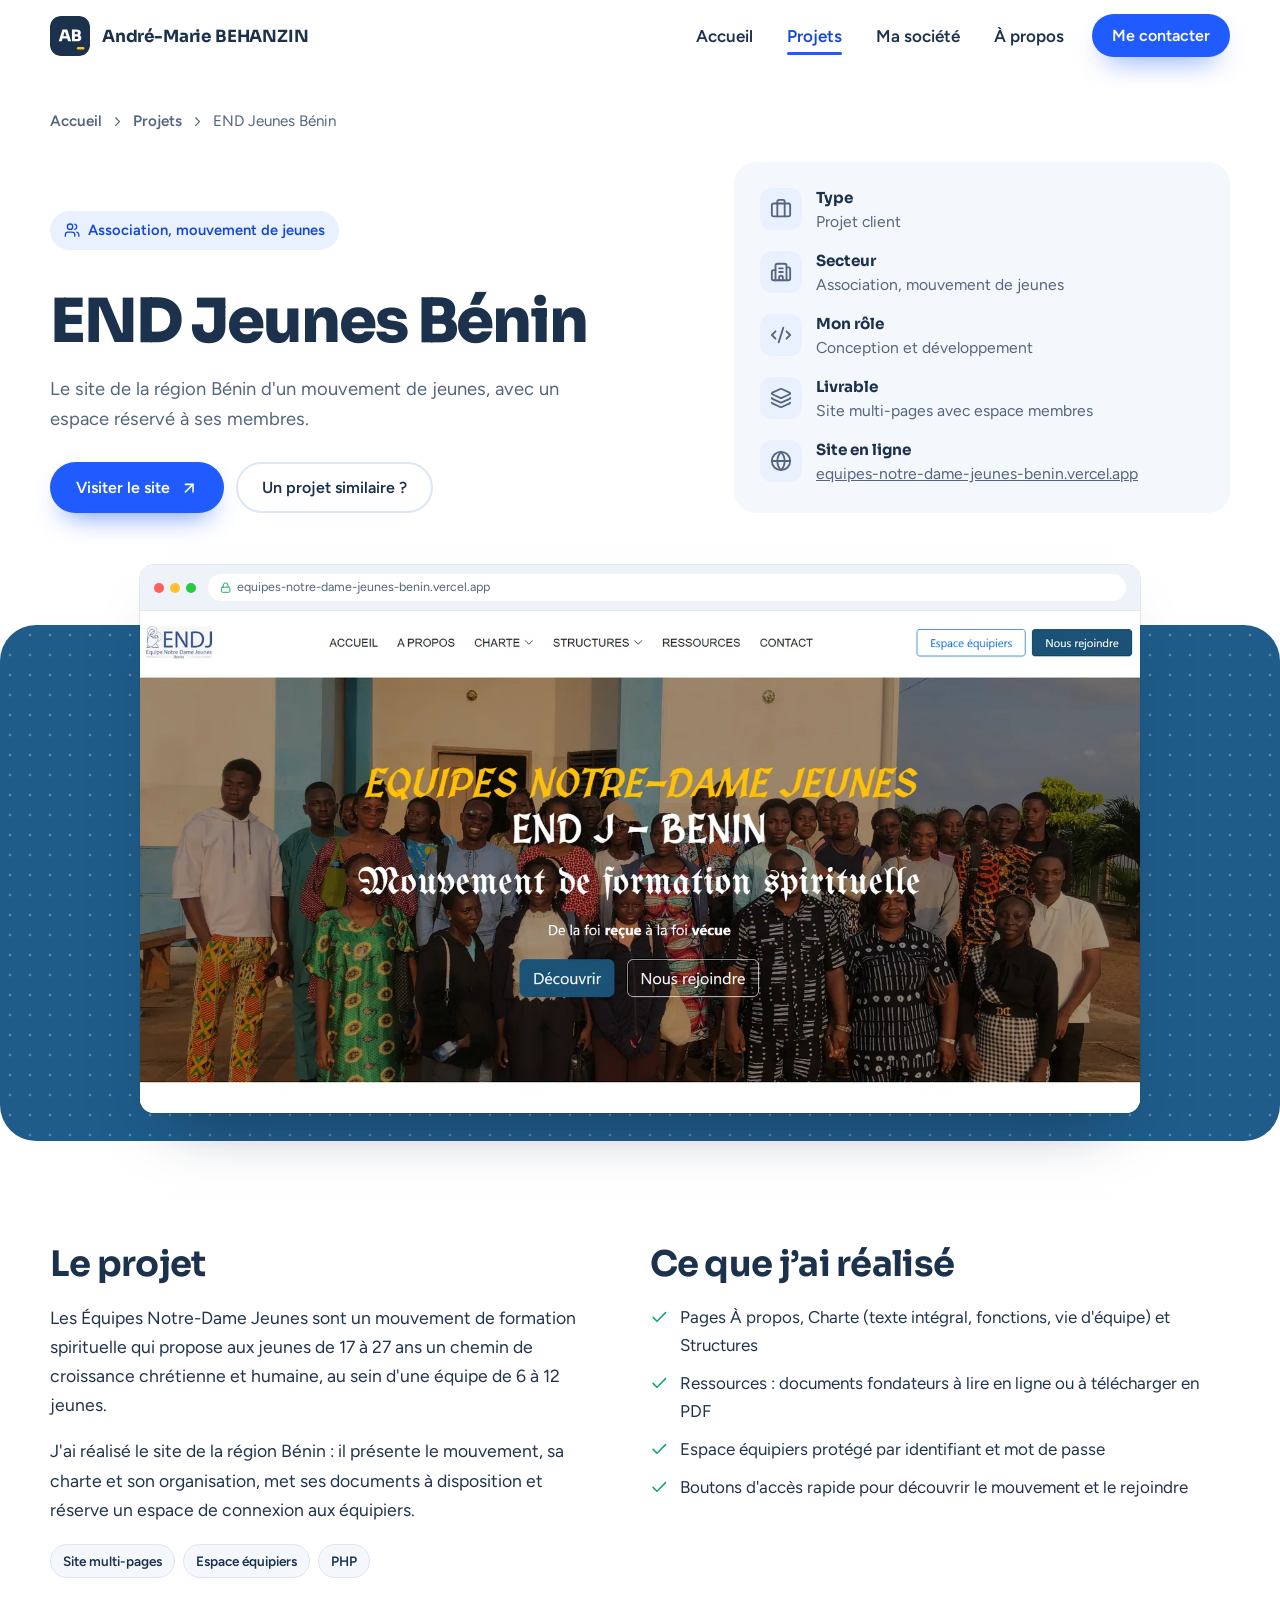
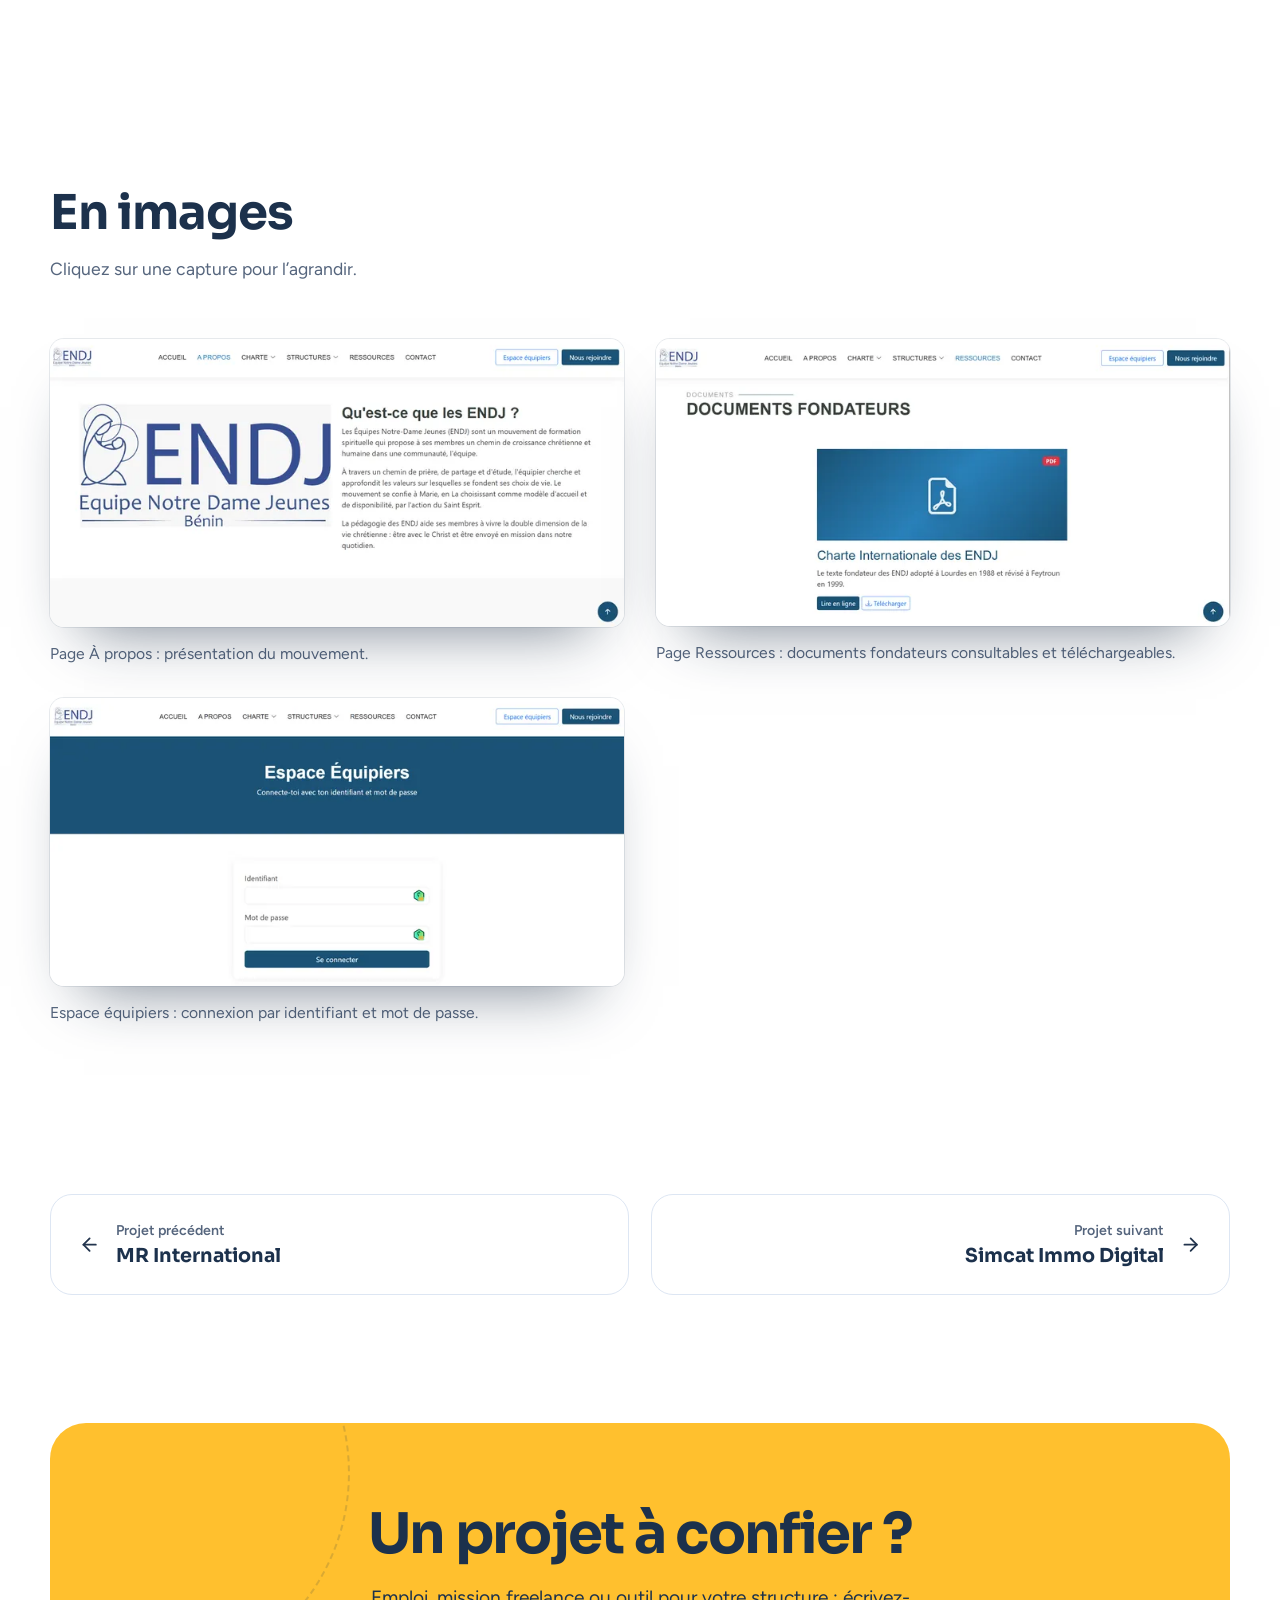
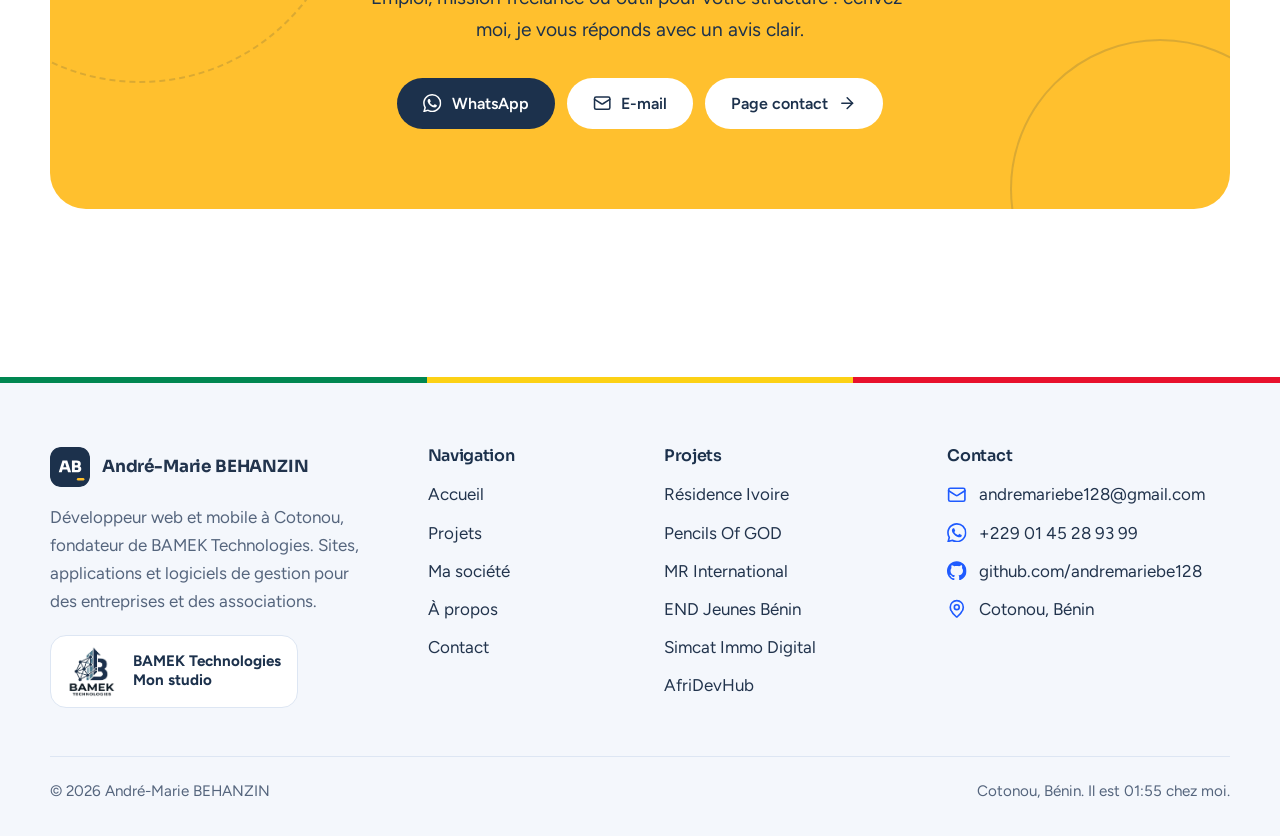
<file: projets/end-jeunes-benin.html>
<!DOCTYPE html>
<html lang="fr"><head><meta charset="utf-8"><meta name="viewport" content="width=device-width,initial-scale=1">
<title>END Jeunes Bénin | Projet d&#x27;André-Marie BEHANZIN</title><meta name="description" content="Site d&#x27;un mouvement de formation spirituelle pour les jeunes, avec ressources en ligne et espace réservé aux équipiers.">
<link rel="canonical" href="https://portfolio-andre-marie-behanzin.vercel.app/projets/end-jeunes-benin">
<meta property="og:type" content="website"><meta property="og:locale" content="fr_FR"><meta property="og:site_name" content="André-Marie BEHANZIN">
<meta property="og:title" content="END Jeunes Bénin | Projet d&#x27;André-Marie BEHANZIN"><meta property="og:description" content="Site d&#x27;un mouvement de formation spirituelle pour les jeunes, avec ressources en ligne et espace réservé aux équipiers."><meta property="og:url" content="https://portfolio-andre-marie-behanzin.vercel.app/projets/end-jeunes-benin">
<meta property="og:image" content="https://portfolio-andre-marie-behanzin.vercel.app/assets/img/og-image.jpg"><meta property="og:image:width" content="1200"><meta property="og:image:height" content="630">
<meta name="twitter:card" content="summary_large_image"><meta name="twitter:title" content="END Jeunes Bénin | Projet d&#x27;André-Marie BEHANZIN"><meta name="twitter:description" content="Site d&#x27;un mouvement de formation spirituelle pour les jeunes, avec ressources en ligne et espace réservé aux équipiers."><meta name="twitter:image" content="https://portfolio-andre-marie-behanzin.vercel.app/assets/img/og-image.jpg">
<meta name="theme-color" content="#1F5BFF">
<link rel="icon" href="../favicon.svg" type="image/svg+xml"><link rel="icon" href="../favicon.ico" sizes="48x48"><link rel="apple-touch-icon" href="../apple-touch-icon.png"><link rel="manifest" href="../site.webmanifest">
<link rel="preload" href="../assets/fonts/sora-800.woff2" as="font" type="font/woff2" crossorigin><link rel="preload" href="../assets/fonts/figtree-400.woff2" as="font" type="font/woff2" crossorigin>
<link rel="stylesheet" href="../assets/css/site.css"><script type="application/ld+json">{"@context": "https://schema.org", "@type": "CreativeWork", "name": "END Jeunes Bénin", "description": "Site d’un mouvement de formation spirituelle pour les jeunes, avec ressources en ligne et espace réservé aux équipiers.", "creator": {"@id": "https://portfolio-andre-marie-behanzin.vercel.app/#person"}, "url": "https://equipes-notre-dame-jeunes-benin.vercel.app/"}</script></head>
<body><svg width="0" height="0" style="position:absolute" aria-hidden="true" focusable="false"><defs><symbol id="b-github" viewBox="0 0 24 24"><path d="M12 .297c-6.63 0-12 5.373-12 12 0 5.303 3.438 9.8 8.205 11.385.6.113.82-.258.82-.577 0-.285-.01-1.04-.015-2.04-3.338.724-4.042-1.61-4.042-1.61C4.422 18.07 3.633 17.7 3.633 17.7c-1.087-.744.084-.729.084-.729 1.205.084 1.838 1.236 1.838 1.236 1.07 1.835 2.809 1.305 3.495.998.108-.776.417-1.305.76-1.605-2.665-.3-5.466-1.332-5.466-5.93 0-1.31.465-2.38 1.235-3.22-.135-.303-.54-1.523.105-3.176 0 0 1.005-.322 3.3 1.23.96-.267 1.98-.399 3-.405 1.02.006 2.04.138 3 .405 2.28-1.552 3.285-1.23 3.285-1.23.645 1.653.24 2.873.12 3.176.765.84 1.23 1.91 1.23 3.22 0 4.61-2.805 5.625-5.475 5.92.42.36.81 1.096.81 2.22 0 1.606-.015 2.896-.015 3.286 0 .315.21.69.825.57C20.565 22.092 24 17.592 24 12.297c0-6.627-5.373-12-12-12"/></symbol><symbol id="b-whatsapp" viewBox="0 0 24 24"><path d="M17.472 14.382c-.297-.149-1.758-.867-2.03-.967-.273-.099-.471-.148-.67.15-.197.297-.767.966-.94 1.164-.173.199-.347.223-.644.075-.297-.15-1.255-.463-2.39-1.475-.883-.788-1.48-1.761-1.653-2.059-.173-.297-.018-.458.13-.606.134-.133.298-.347.446-.52.149-.174.198-.298.298-.497.099-.198.05-.371-.025-.52-.075-.149-.669-1.612-.916-2.207-.242-.579-.487-.5-.669-.51-.173-.008-.371-.01-.57-.01-.198 0-.52.074-.792.372-.272.297-1.04 1.016-1.04 2.479 0 1.462 1.065 2.875 1.213 3.074.149.198 2.096 3.2 5.077 4.487.709.306 1.262.489 1.694.625.712.227 1.36.195 1.871.118.571-.085 1.758-.719 2.006-1.413.248-.694.248-1.289.173-1.413-.074-.124-.272-.198-.57-.347m-5.421 7.403h-.004a9.87 9.87 0 01-5.031-1.378l-.361-.214-3.741.982.998-3.648-.235-.374a9.86 9.86 0 01-1.51-5.26c.001-5.45 4.436-9.884 9.888-9.884 2.64 0 5.122 1.03 6.988 2.898a9.825 9.825 0 012.893 6.994c-.003 5.45-4.437 9.884-9.885 9.884m8.413-18.297A11.815 11.815 0 0012.05 0C5.495 0 .16 5.335.157 11.892c0 2.096.547 4.142 1.588 5.945L.057 24l6.305-1.654a11.882 11.882 0 005.683 1.448h.005c6.554 0 11.89-5.335 11.893-11.893a11.821 11.821 0 00-3.48-8.413Z"/></symbol><symbol id="l-arrow-left" viewBox="0 0 24 24"><path d="m12 19-7-7 7-7" />
  <path d="M19 12H5" /></symbol><symbol id="l-arrow-right" viewBox="0 0 24 24"><path d="M5 12h14" />
  <path d="m12 5 7 7-7 7" /></symbol><symbol id="l-arrow-up-right" viewBox="0 0 24 24"><path d="M7 7h10v10" />
  <path d="M7 17 17 7" /></symbol><symbol id="l-briefcase" viewBox="0 0 24 24"><path d="M16 20V4a2 2 0 0 0-2-2h-4a2 2 0 0 0-2 2v16" />
  <rect width="20" height="14" x="2" y="6" rx="2" /></symbol><symbol id="l-building-2" viewBox="0 0 24 24"><path d="M10 12h4" />
  <path d="M10 8h4" />
  <path d="M14 21v-3a2 2 0 0 0-4 0v3" />
  <path d="M6 10H4a2 2 0 0 0-2 2v7a2 2 0 0 0 2 2h16a2 2 0 0 0 2-2V9a2 2 0 0 0-2-2h-2" />
  <path d="M6 21V5a2 2 0 0 1 2-2h8a2 2 0 0 1 2 2v16" /></symbol><symbol id="l-check" viewBox="0 0 24 24"><path d="M20 6 9 17l-5-5" /></symbol><symbol id="l-chevron-right" viewBox="0 0 24 24"><path d="m9 18 6-6-6-6" /></symbol><symbol id="l-code-xml" viewBox="0 0 24 24"><path d="m18 16 4-4-4-4" />
  <path d="m6 8-4 4 4 4" />
  <path d="m14.5 4-5 16" /></symbol><symbol id="l-globe" viewBox="0 0 24 24"><circle cx="12" cy="12" r="10" />
  <path d="M12 2a14.5 14.5 0 0 0 0 20 14.5 14.5 0 0 0 0-20" />
  <path d="M2 12h20" /></symbol><symbol id="l-layers" viewBox="0 0 24 24"><path d="M12.83 2.18a2 2 0 0 0-1.66 0L2.6 6.08a1 1 0 0 0 0 1.83l8.58 3.91a2 2 0 0 0 1.66 0l8.58-3.9a1 1 0 0 0 0-1.83z" />
  <path d="M2 12a1 1 0 0 0 .58.91l8.6 3.91a2 2 0 0 0 1.65 0l8.58-3.9A1 1 0 0 0 22 12" />
  <path d="M2 17a1 1 0 0 0 .58.91l8.6 3.91a2 2 0 0 0 1.65 0l8.58-3.9A1 1 0 0 0 22 17" /></symbol><symbol id="l-lock" viewBox="0 0 24 24"><rect width="18" height="11" x="3" y="11" rx="2" ry="2" />
  <path d="M7 11V7a5 5 0 0 1 10 0v4" /></symbol><symbol id="l-mail" viewBox="0 0 24 24"><path d="m22 7-8.991 5.727a2 2 0 0 1-2.009 0L2 7" />
  <rect x="2" y="4" width="20" height="16" rx="2" /></symbol><symbol id="l-map-pin" viewBox="0 0 24 24"><path d="M20 10c0 4.993-5.539 10.193-7.399 11.799a1 1 0 0 1-1.202 0C9.539 20.193 4 14.993 4 10a8 8 0 0 1 16 0" />
  <circle cx="12" cy="10" r="3" /></symbol><symbol id="l-menu" viewBox="0 0 24 24"><path d="M4 5h16" />
  <path d="M4 12h16" />
  <path d="M4 19h16" /></symbol><symbol id="l-users" viewBox="0 0 24 24"><path d="M16 21v-2a4 4 0 0 0-4-4H6a4 4 0 0 0-4 4v2" />
  <path d="M16 3.128a4 4 0 0 1 0 7.744" />
  <path d="M22 21v-2a4 4 0 0 0-3-3.87" />
  <circle cx="9" cy="7" r="4" /></symbol><symbol id="l-x" viewBox="0 0 24 24"><path d="M18 6 6 18" />
  <path d="m6 6 12 12" /></symbol></defs></svg><a class="skip" href="#main">Aller au contenu</a><div class="progress" aria-hidden="true"></div>
<header class="site-header"><div class="wrap bar-row">
<a class="brand" href="../" aria-label="André-Marie BEHANZIN, accueil"><svg viewBox="0 0 64 64" aria-hidden="true"><rect width="64" height="64" rx="15" fill="#1C314C"/><g transform="translate(13.80 40.40) scale(0.02553 -0.02553)" fill="#fff"><path d="M8 0 242 730H540L782 0H590L402 600L455 580H323L377 600L194 0ZM199 169 255 321H532L588 169Z"/><path transform="translate(760 0)" d="M234 -6V136H395Q436 136 456.0 157.0Q476 178 476 218Q476 258 456.0 278.5Q436 299 395 299H234V409H389Q466 409 527.0 390.5Q588 372 623.0 330.0Q658 288 658 218V204Q658 138 627.0 91.0Q596 44 536.0 19.0Q476 -6 389 -6ZM74 -6V736H254V-6ZM234 327V437H368Q409 437 427.5 457.5Q446 478 446 515Q446 553 427.5 573.5Q409 594 368 594H234V736H360Q488 736 558.0 682.5Q628 629 628 530V515Q628 446 592.5 404.5Q557 363 496.5 345.0Q436 327 360 327Z"/></g><rect x="43" y="49.5" width="12" height="4" rx="2" fill="#FFC02E"/></svg><span>André-Marie BEHANZIN</span></a>
<nav class="nav" aria-label="Navigation principale"><a href="../">Accueil</a><a href="../projets" aria-current="page">Projets</a><a href="../bamek">Ma société</a><a href="../apropos">À propos</a><a class="btn btn-cobalt" href="../contact">Me contacter</a></nav>
<button class="menu-btn" type="button" aria-expanded="false" aria-label="Ouvrir le menu"><svg class="i i-open" aria-hidden="true" focusable="false"><use href="#l-menu"/></svg><svg class="i i-close" aria-hidden="true" focusable="false"><use href="#l-x"/></svg></button>
</div></header><main id="main"><div class="wrap"><nav class="crumbs" aria-label="Fil d’Ariane"><a href="../">Accueil</a><svg class="i " aria-hidden="true" focusable="false"><use href="#l-chevron-right"/></svg><a href="../projets">Projets</a><svg class="i " aria-hidden="true" focusable="false"><use href="#l-chevron-right"/></svg><span aria-current="page">END Jeunes Bénin</span></nav>
<div class="case-head"><div><span class="kick"><svg class="i " aria-hidden="true" focusable="false"><use href="#l-users"/></svg>Association, mouvement de jeunes</span><h1>END Jeunes Bénin</h1><p class="lead">Le site de la région Bénin d&#x27;un mouvement de jeunes, avec un espace réservé à ses membres.</p>
<div class="actions" style="margin-top:28px"><a class="btn btn-cobalt" href="https://equipes-notre-dame-jeunes-benin.vercel.app/" target="_blank" rel="noopener">Visiter le site<svg class="i i-up" aria-hidden="true" focusable="false"><use href="#l-arrow-up-right"/></svg></a><a class="btn btn-line" href="../contact?type=Projet%20pour%20mon%20entreprise">Un projet similaire ?</a></div></div>
<ul class="meta"><li><span class="tile"><svg class="i " aria-hidden="true" focusable="false"><use href="#l-briefcase"/></svg></span><div><b>Type</b><span>Projet client</span></div></li><li><span class="tile"><svg class="i " aria-hidden="true" focusable="false"><use href="#l-building-2"/></svg></span><div><b>Secteur</b><span>Association, mouvement de jeunes</span></div></li><li><span class="tile"><svg class="i " aria-hidden="true" focusable="false"><use href="#l-code-xml"/></svg></span><div><b>Mon rôle</b><span>Conception et développement</span></div></li><li><span class="tile"><svg class="i " aria-hidden="true" focusable="false"><use href="#l-layers"/></svg></span><div><b>Livrable</b><span>Site multi-pages avec espace membres</span></div></li><li><span class="tile"><svg class="i " aria-hidden="true" focusable="false"><use href="#l-globe"/></svg></span><div><b>Site en ligne</b><span><a href="https://equipes-notre-dame-jeunes-benin.vercel.app/" target="_blank" rel="noopener">equipes-notre-dame-jeunes-benin.vercel.app</a></span></div></li></ul></div></div>
<section class="case-hero" style="--brand:#1F5C8A"><div class="band"></div><div class="wrap"><span class="shot"><span class="bar"><span class="dots"><i></i><i></i><i></i></span><span class="url"><svg class="i " aria-hidden="true" focusable="false"><use href="#l-lock"/></svg>equipes-notre-dame-jeunes-benin.vercel.app</span></span><img src="../assets/img/hero-endj-1600.webp" srcset="../assets/img/hero-endj-800.webp 800w, ../assets/img/hero-endj-1600.webp 1600w" sizes="(min-width:1000px) 1000px, 94vw" width="1600" height="804" alt="Page d&#x27;accueil du site des Équipes Notre-Dame Jeunes Bénin : « Mouvement de formation spirituelle »" fetchpriority="high" decoding="async"></span></div></section>
<section class="sec"><div class="wrap case-cols"><div class="reveal"><h2>Le projet</h2><p>Les Équipes Notre-Dame Jeunes sont un mouvement de formation spirituelle qui propose aux jeunes de 17 à 27 ans un chemin de croissance chrétienne et humaine, au sein d&#x27;une équipe de 6 à 12 jeunes.</p><p>J&#x27;ai réalisé le site de la région Bénin : il présente le mouvement, sa charte et son organisation, met ses documents à disposition et réserve un espace de connexion aux équipiers.</p><ul class="tags" style="margin-top:20px"><li>Site multi-pages</li><li>Espace équipiers</li><li>PHP</li></ul></div>
<div class="reveal"><h2>Ce que j’ai réalisé</h2><ul class="points"><li><svg class="i " aria-hidden="true" focusable="false"><use href="#l-check"/></svg><span>Pages À propos, Charte (texte intégral, fonctions, vie d&#x27;équipe) et Structures</span></li><li><svg class="i " aria-hidden="true" focusable="false"><use href="#l-check"/></svg><span>Ressources : documents fondateurs à lire en ligne ou à télécharger en PDF</span></li><li><svg class="i " aria-hidden="true" focusable="false"><use href="#l-check"/></svg><span>Espace équipiers protégé par identifiant et mot de passe</span></li><li><svg class="i " aria-hidden="true" focusable="false"><use href="#l-check"/></svg><span>Boutons d&#x27;accès rapide pour découvrir le mouvement et le rejoindre</span></li></ul></div></div></section>
<section class="sec"><div class="wrap"><div class="sec-head reveal"><div><h2>En images</h2><p>Cliquez sur une capture pour l’agrandir.</p></div></div><div class="gallery"><figure class="reveal"><button type="button" class="zoom" data-zoom data-full="../assets/img/g-endj-apropos-1400.webp" data-alt="Page À propos : présentation du mouvement." aria-label="Agrandir : Page À propos : présentation du mouvement."><span class="shot"><img src="../assets/img/g-endj-apropos-1400.webp" srcset="../assets/img/g-endj-apropos-720.webp 720w, ../assets/img/g-endj-apropos-1400.webp 1400w" sizes="(min-width:900px) 540px, 92vw" width="1400" height="701" alt="Page À propos : présentation du mouvement." loading="lazy" decoding="async"></span></button><figcaption>Page À propos : présentation du mouvement.</figcaption></figure><figure class="reveal"><button type="button" class="zoom" data-zoom data-full="../assets/img/g-endj-ressources-1400.webp" data-alt="Page Ressources : documents fondateurs consultables et téléchargeables." aria-label="Agrandir : Page Ressources : documents fondateurs consultables et téléchargeables."><span class="shot"><img src="../assets/img/g-endj-ressources-1400.webp" srcset="../assets/img/g-endj-ressources-720.webp 720w, ../assets/img/g-endj-ressources-1400.webp 1400w" sizes="(min-width:900px) 540px, 92vw" width="1400" height="700" alt="Page Ressources : documents fondateurs consultables et téléchargeables." loading="lazy" decoding="async"></span></button><figcaption>Page Ressources : documents fondateurs consultables et téléchargeables.</figcaption></figure><figure class="reveal"><button type="button" class="zoom" data-zoom data-full="../assets/img/g-endj-equipiers-1400.webp" data-alt="Espace équipiers : connexion par identifiant et mot de passe." aria-label="Agrandir : Espace équipiers : connexion par identifiant et mot de passe."><span class="shot"><img src="../assets/img/g-endj-equipiers-1400.webp" srcset="../assets/img/g-endj-equipiers-720.webp 720w, ../assets/img/g-endj-equipiers-1400.webp 1400w" sizes="(min-width:900px) 540px, 92vw" width="1400" height="703" alt="Espace équipiers : connexion par identifiant et mot de passe." loading="lazy" decoding="async"></span></button><figcaption>Espace équipiers : connexion par identifiant et mot de passe.</figcaption></figure></div></div></section><section class="sec--tight"><div class="wrap"><div class="pn"><a href="../projets/mr-international"><svg class="i " aria-hidden="true" focusable="false"><use href="#l-arrow-left"/></svg><div><small>Projet précédent</small><b>MR International</b></div></a><a href="../projets/simcat-immo-digital"><div><small>Projet suivant</small><b>Simcat Immo Digital</b></div><svg class="i " aria-hidden="true" focusable="false"><use href="#l-arrow-right"/></svg></a></div></div></section><section class="sec--tight"><div class="wrap"><div class="cta reveal">
<h2>Un projet à confier ?</h2><p>Emploi, mission freelance ou outil pour votre structure : écrivez-moi, je vous réponds avec un avis clair.</p>
<div class="actions"><a class="btn btn-marine" href="https://wa.me/2290145289399" target="_blank" rel="noopener"><svg class="i i--b " aria-hidden="true" focusable="false"><use href="#b-whatsapp"/></svg>WhatsApp</a>
<a class="btn btn-white" href="mailto:andremariebe128@gmail.com"><svg class="i " aria-hidden="true" focusable="false"><use href="#l-mail"/></svg>E-mail</a>
<a class="btn btn-white" href="../contact">Page contact<svg class="i i-go" aria-hidden="true" focusable="false"><use href="#l-arrow-right"/></svg></a></div></div></div></section></main><footer class="footer"><div class="wrap"><div class="footer-grid">
<div class="about"><a class="brand" href="../"><svg viewBox="0 0 64 64" aria-hidden="true"><rect width="64" height="64" rx="15" fill="#1C314C"/><g transform="translate(13.80 40.40) scale(0.02553 -0.02553)" fill="#fff"><path d="M8 0 242 730H540L782 0H590L402 600L455 580H323L377 600L194 0ZM199 169 255 321H532L588 169Z"/><path transform="translate(760 0)" d="M234 -6V136H395Q436 136 456.0 157.0Q476 178 476 218Q476 258 456.0 278.5Q436 299 395 299H234V409H389Q466 409 527.0 390.5Q588 372 623.0 330.0Q658 288 658 218V204Q658 138 627.0 91.0Q596 44 536.0 19.0Q476 -6 389 -6ZM74 -6V736H254V-6ZM234 327V437H368Q409 437 427.5 457.5Q446 478 446 515Q446 553 427.5 573.5Q409 594 368 594H234V736H360Q488 736 558.0 682.5Q628 629 628 530V515Q628 446 592.5 404.5Q557 363 496.5 345.0Q436 327 360 327Z"/></g><rect x="43" y="49.5" width="12" height="4" rx="2" fill="#FFC02E"/></svg><span>André-Marie BEHANZIN</span></a>
<p>Développeur web et mobile à Cotonou, fondateur de BAMEK Technologies. Sites, applications et logiciels de gestion pour des entreprises et des associations.</p>
<a class="f-bamek" href="../bamek"><img src="../assets/img/logo-bamek-640.webp" width="500" height="477" alt="" loading="lazy"><span>BAMEK Technologies<br>Mon studio</span></a></div>
<div><h3>Navigation</h3><ul><li><a href="../">Accueil</a></li><li><a href="../projets">Projets</a></li><li><a href="../bamek">Ma société</a></li><li><a href="../apropos">À propos</a></li><li><a href="../contact">Contact</a></li></ul></div>
<div><h3>Projets</h3><ul><li><a href="../projets/residence-ivoire">Résidence Ivoire</a></li><li><a href="../projets/pencils-of-god">Pencils Of GOD</a></li><li><a href="../projets/mr-international">MR International</a></li><li><a href="../projets/end-jeunes-benin">END Jeunes Bénin</a></li><li><a href="../projets/simcat-immo-digital">Simcat Immo Digital</a></li><li><a href="../projets/afridevhub">AfriDevHub</a></li></ul></div>
<div><h3>Contact</h3><ul class="f-contact">
<li><svg class="i " aria-hidden="true" focusable="false"><use href="#l-mail"/></svg><a href="mailto:andremariebe128@gmail.com">andremariebe128@gmail.com</a></li>
<li><svg class="i i--b " aria-hidden="true" focusable="false"><use href="#b-whatsapp"/></svg><a href="https://wa.me/2290145289399" target="_blank" rel="noopener">+229 01 45 28 93 99</a></li>
<li><svg class="i i--b " aria-hidden="true" focusable="false"><use href="#b-github"/></svg><a href="https://github.com/andremariebe128" target="_blank" rel="noopener">github.com/andremariebe128</a></li>
<li><svg class="i " aria-hidden="true" focusable="false"><use href="#l-map-pin"/></svg><span>Cotonou, Bénin</span></li></ul></div>
</div>
<div class="footer-bottom"><span>© 2026 André-Marie BEHANZIN</span><span>Cotonou, Bénin. Il est <span data-clock>--:--</span> chez moi.</span></div></div></footer>
<script src="../assets/js/site.js" defer></script></body></html>
</file>
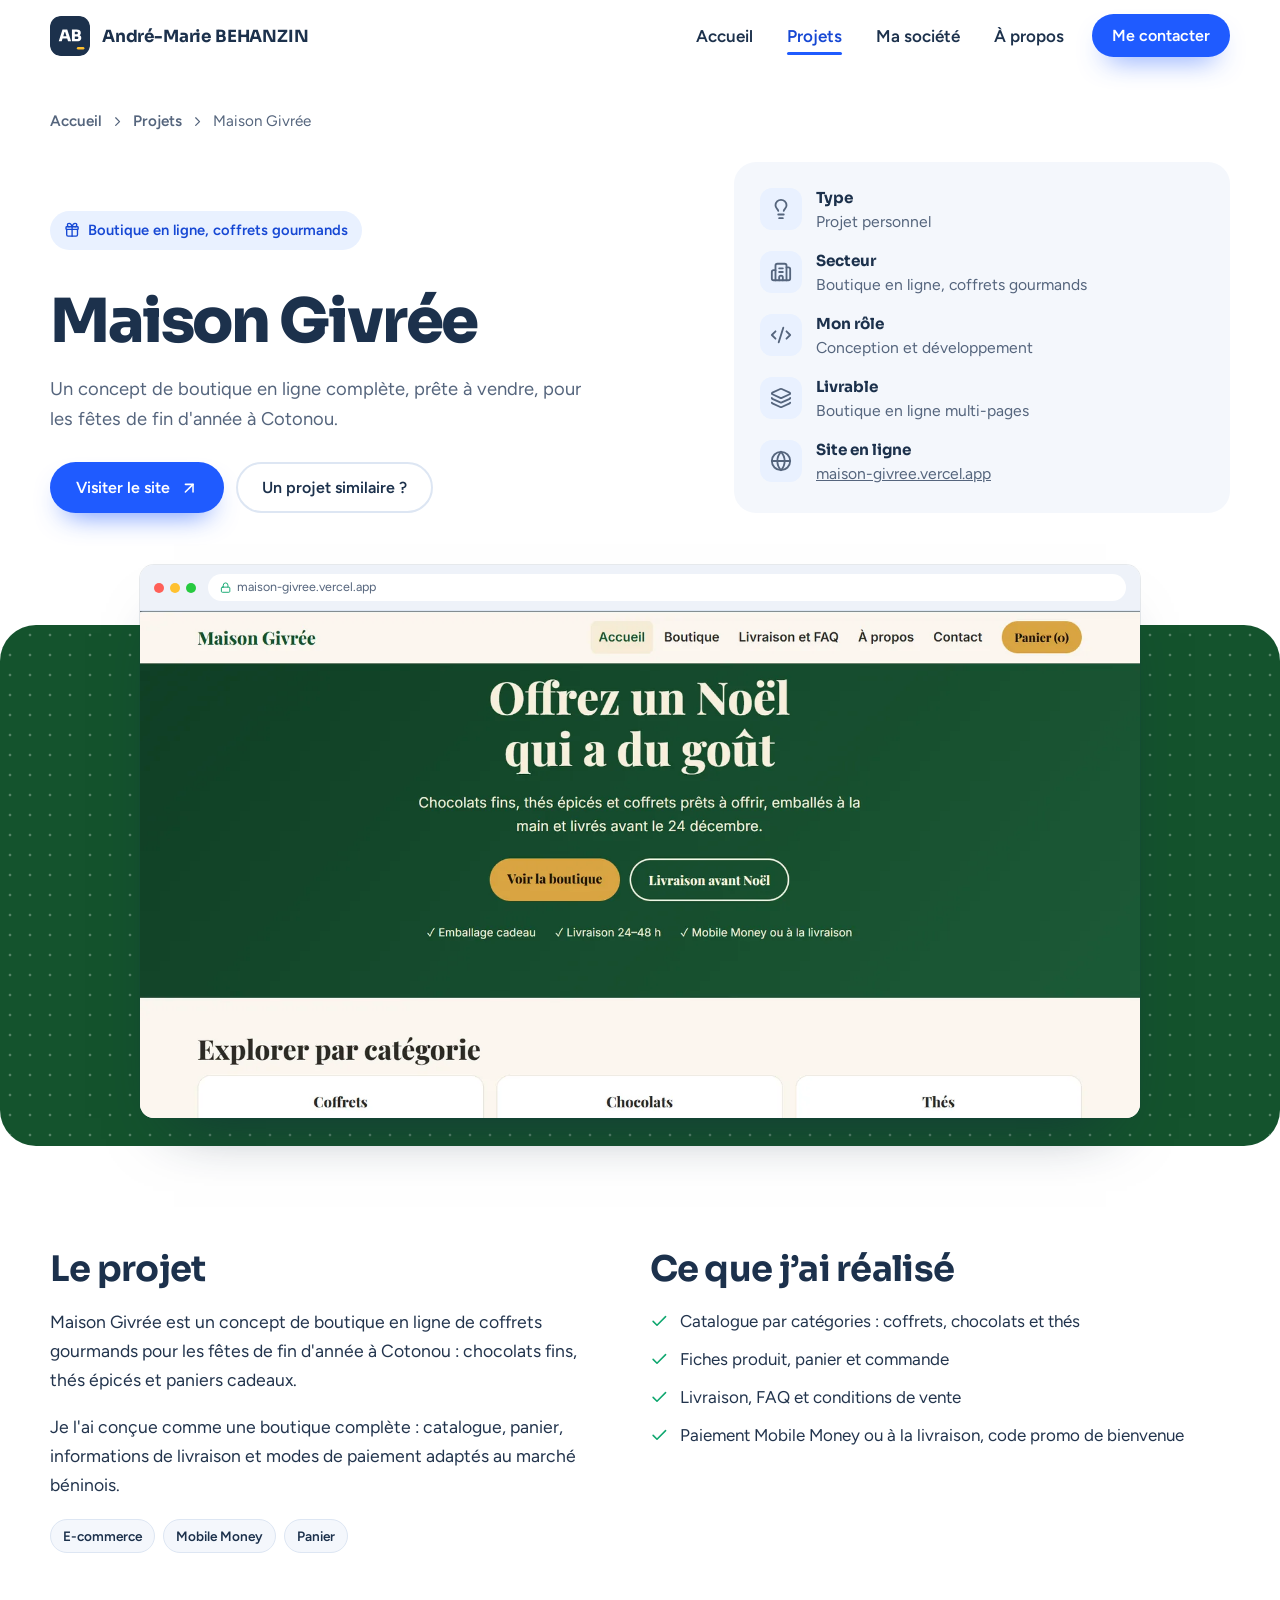
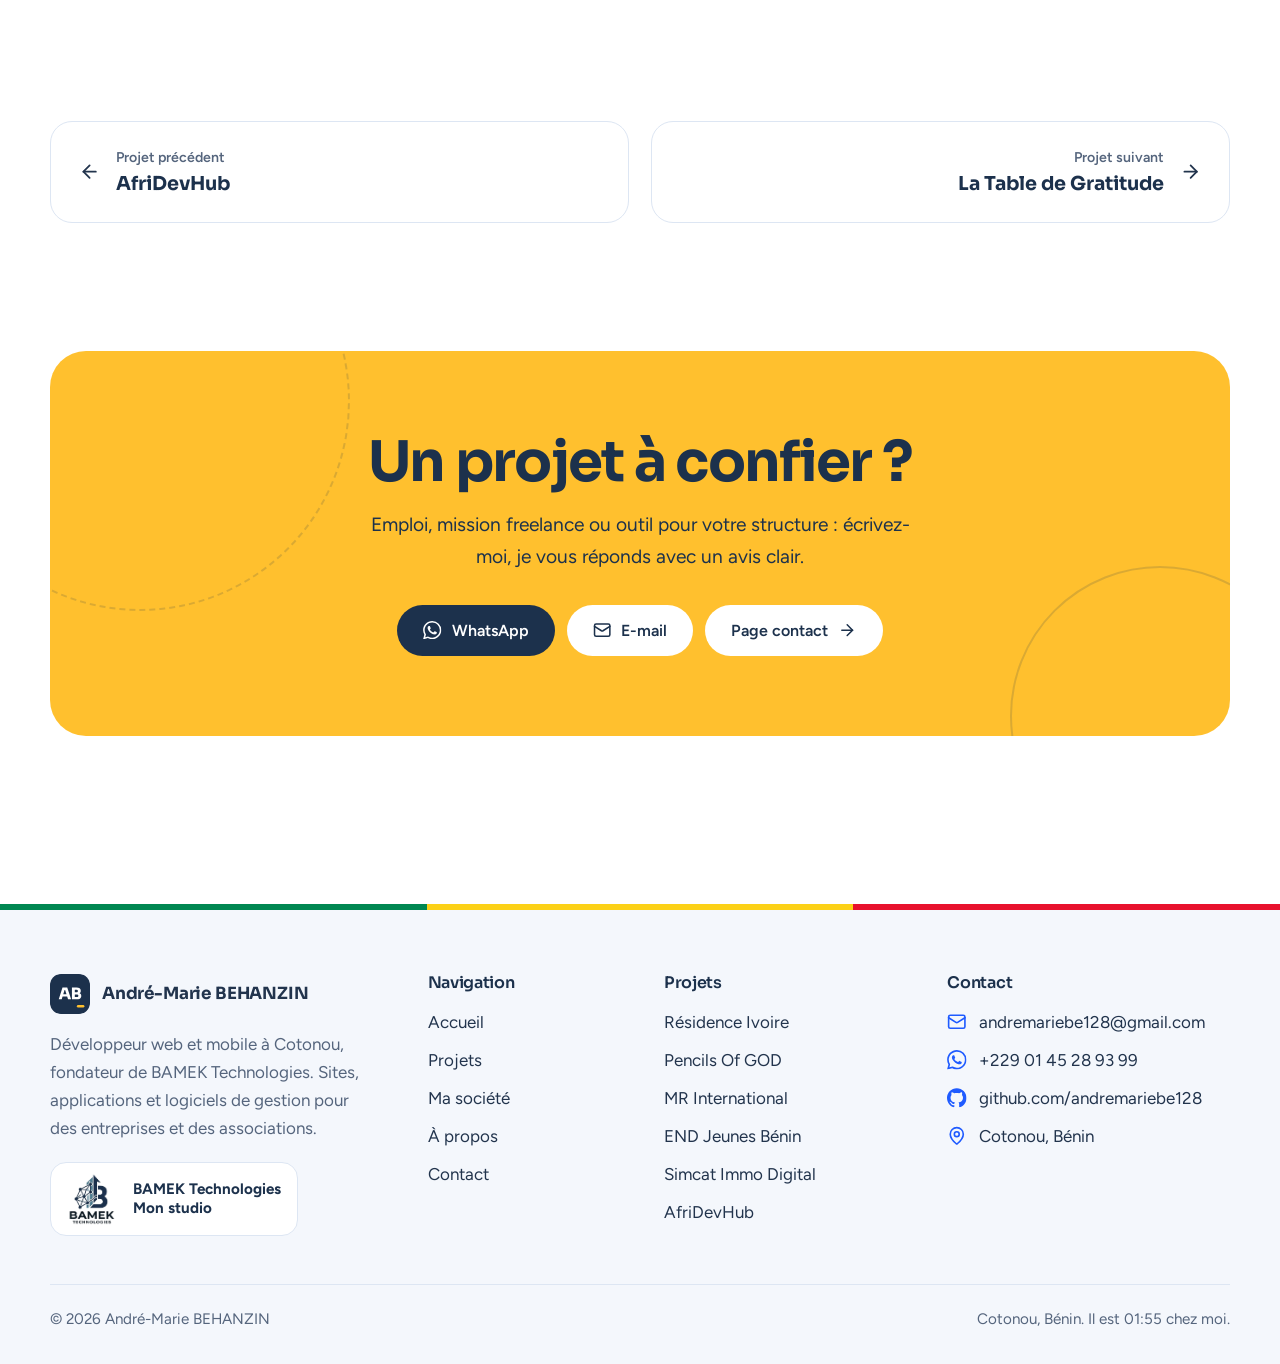
<file: projets/maison-givree.html>
<!DOCTYPE html>
<html lang="fr"><head><meta charset="utf-8"><meta name="viewport" content="width=device-width,initial-scale=1">
<title>Maison Givrée | Projet d&#x27;André-Marie BEHANZIN</title><meta name="description" content="Concept de boutique en ligne de coffrets gourmands pour Noël, avec panier et paiement Mobile Money ou à la livraison.">
<link rel="canonical" href="https://portfolio-andre-marie-behanzin.vercel.app/projets/maison-givree">
<meta property="og:type" content="website"><meta property="og:locale" content="fr_FR"><meta property="og:site_name" content="André-Marie BEHANZIN">
<meta property="og:title" content="Maison Givrée | Projet d&#x27;André-Marie BEHANZIN"><meta property="og:description" content="Concept de boutique en ligne de coffrets gourmands pour Noël, avec panier et paiement Mobile Money ou à la livraison."><meta property="og:url" content="https://portfolio-andre-marie-behanzin.vercel.app/projets/maison-givree">
<meta property="og:image" content="https://portfolio-andre-marie-behanzin.vercel.app/assets/img/og-image.jpg"><meta property="og:image:width" content="1200"><meta property="og:image:height" content="630">
<meta name="twitter:card" content="summary_large_image"><meta name="twitter:title" content="Maison Givrée | Projet d&#x27;André-Marie BEHANZIN"><meta name="twitter:description" content="Concept de boutique en ligne de coffrets gourmands pour Noël, avec panier et paiement Mobile Money ou à la livraison."><meta name="twitter:image" content="https://portfolio-andre-marie-behanzin.vercel.app/assets/img/og-image.jpg">
<meta name="theme-color" content="#1F5BFF">
<link rel="icon" href="../favicon.svg" type="image/svg+xml"><link rel="icon" href="../favicon.ico" sizes="48x48"><link rel="apple-touch-icon" href="../apple-touch-icon.png"><link rel="manifest" href="../site.webmanifest">
<link rel="preload" href="../assets/fonts/sora-800.woff2" as="font" type="font/woff2" crossorigin><link rel="preload" href="../assets/fonts/figtree-400.woff2" as="font" type="font/woff2" crossorigin>
<link rel="stylesheet" href="../assets/css/site.css"><script type="application/ld+json">{"@context": "https://schema.org", "@type": "CreativeWork", "name": "Maison Givrée", "description": "Concept de boutique en ligne de coffrets gourmands pour Noël, avec panier et paiement Mobile Money ou à la livraison.", "creator": {"@id": "https://portfolio-andre-marie-behanzin.vercel.app/#person"}, "url": "https://maison-givree.vercel.app/"}</script></head>
<body><svg width="0" height="0" style="position:absolute" aria-hidden="true" focusable="false"><defs><symbol id="b-github" viewBox="0 0 24 24"><path d="M12 .297c-6.63 0-12 5.373-12 12 0 5.303 3.438 9.8 8.205 11.385.6.113.82-.258.82-.577 0-.285-.01-1.04-.015-2.04-3.338.724-4.042-1.61-4.042-1.61C4.422 18.07 3.633 17.7 3.633 17.7c-1.087-.744.084-.729.084-.729 1.205.084 1.838 1.236 1.838 1.236 1.07 1.835 2.809 1.305 3.495.998.108-.776.417-1.305.76-1.605-2.665-.3-5.466-1.332-5.466-5.93 0-1.31.465-2.38 1.235-3.22-.135-.303-.54-1.523.105-3.176 0 0 1.005-.322 3.3 1.23.96-.267 1.98-.399 3-.405 1.02.006 2.04.138 3 .405 2.28-1.552 3.285-1.23 3.285-1.23.645 1.653.24 2.873.12 3.176.765.84 1.23 1.91 1.23 3.22 0 4.61-2.805 5.625-5.475 5.92.42.36.81 1.096.81 2.22 0 1.606-.015 2.896-.015 3.286 0 .315.21.69.825.57C20.565 22.092 24 17.592 24 12.297c0-6.627-5.373-12-12-12"/></symbol><symbol id="b-whatsapp" viewBox="0 0 24 24"><path d="M17.472 14.382c-.297-.149-1.758-.867-2.03-.967-.273-.099-.471-.148-.67.15-.197.297-.767.966-.94 1.164-.173.199-.347.223-.644.075-.297-.15-1.255-.463-2.39-1.475-.883-.788-1.48-1.761-1.653-2.059-.173-.297-.018-.458.13-.606.134-.133.298-.347.446-.52.149-.174.198-.298.298-.497.099-.198.05-.371-.025-.52-.075-.149-.669-1.612-.916-2.207-.242-.579-.487-.5-.669-.51-.173-.008-.371-.01-.57-.01-.198 0-.52.074-.792.372-.272.297-1.04 1.016-1.04 2.479 0 1.462 1.065 2.875 1.213 3.074.149.198 2.096 3.2 5.077 4.487.709.306 1.262.489 1.694.625.712.227 1.36.195 1.871.118.571-.085 1.758-.719 2.006-1.413.248-.694.248-1.289.173-1.413-.074-.124-.272-.198-.57-.347m-5.421 7.403h-.004a9.87 9.87 0 01-5.031-1.378l-.361-.214-3.741.982.998-3.648-.235-.374a9.86 9.86 0 01-1.51-5.26c.001-5.45 4.436-9.884 9.888-9.884 2.64 0 5.122 1.03 6.988 2.898a9.825 9.825 0 012.893 6.994c-.003 5.45-4.437 9.884-9.885 9.884m8.413-18.297A11.815 11.815 0 0012.05 0C5.495 0 .16 5.335.157 11.892c0 2.096.547 4.142 1.588 5.945L.057 24l6.305-1.654a11.882 11.882 0 005.683 1.448h.005c6.554 0 11.89-5.335 11.893-11.893a11.821 11.821 0 00-3.48-8.413Z"/></symbol><symbol id="l-arrow-left" viewBox="0 0 24 24"><path d="m12 19-7-7 7-7" />
  <path d="M19 12H5" /></symbol><symbol id="l-arrow-right" viewBox="0 0 24 24"><path d="M5 12h14" />
  <path d="m12 5 7 7-7 7" /></symbol><symbol id="l-arrow-up-right" viewBox="0 0 24 24"><path d="M7 7h10v10" />
  <path d="M7 17 17 7" /></symbol><symbol id="l-building-2" viewBox="0 0 24 24"><path d="M10 12h4" />
  <path d="M10 8h4" />
  <path d="M14 21v-3a2 2 0 0 0-4 0v3" />
  <path d="M6 10H4a2 2 0 0 0-2 2v7a2 2 0 0 0 2 2h16a2 2 0 0 0 2-2V9a2 2 0 0 0-2-2h-2" />
  <path d="M6 21V5a2 2 0 0 1 2-2h8a2 2 0 0 1 2 2v16" /></symbol><symbol id="l-check" viewBox="0 0 24 24"><path d="M20 6 9 17l-5-5" /></symbol><symbol id="l-chevron-right" viewBox="0 0 24 24"><path d="m9 18 6-6-6-6" /></symbol><symbol id="l-code-xml" viewBox="0 0 24 24"><path d="m18 16 4-4-4-4" />
  <path d="m6 8-4 4 4 4" />
  <path d="m14.5 4-5 16" /></symbol><symbol id="l-gift" viewBox="0 0 24 24"><path d="M12 7v14" />
  <path d="M20 11v8a2 2 0 0 1-2 2H6a2 2 0 0 1-2-2v-8" />
  <path d="M7.5 7a1 1 0 0 1 0-5A4.8 8 0 0 1 12 7a4.8 8 0 0 1 4.5-5 1 1 0 0 1 0 5" />
  <rect x="3" y="7" width="18" height="4" rx="1" /></symbol><symbol id="l-globe" viewBox="0 0 24 24"><circle cx="12" cy="12" r="10" />
  <path d="M12 2a14.5 14.5 0 0 0 0 20 14.5 14.5 0 0 0 0-20" />
  <path d="M2 12h20" /></symbol><symbol id="l-layers" viewBox="0 0 24 24"><path d="M12.83 2.18a2 2 0 0 0-1.66 0L2.6 6.08a1 1 0 0 0 0 1.83l8.58 3.91a2 2 0 0 0 1.66 0l8.58-3.9a1 1 0 0 0 0-1.83z" />
  <path d="M2 12a1 1 0 0 0 .58.91l8.6 3.91a2 2 0 0 0 1.65 0l8.58-3.9A1 1 0 0 0 22 12" />
  <path d="M2 17a1 1 0 0 0 .58.91l8.6 3.91a2 2 0 0 0 1.65 0l8.58-3.9A1 1 0 0 0 22 17" /></symbol><symbol id="l-lightbulb" viewBox="0 0 24 24"><path d="M15 14c.2-1 .7-1.7 1.5-2.5 1-.9 1.5-2.2 1.5-3.5A6 6 0 0 0 6 8c0 1 .2 2.2 1.5 3.5.7.7 1.3 1.5 1.5 2.5" />
  <path d="M9 18h6" />
  <path d="M10 22h4" /></symbol><symbol id="l-lock" viewBox="0 0 24 24"><rect width="18" height="11" x="3" y="11" rx="2" ry="2" />
  <path d="M7 11V7a5 5 0 0 1 10 0v4" /></symbol><symbol id="l-mail" viewBox="0 0 24 24"><path d="m22 7-8.991 5.727a2 2 0 0 1-2.009 0L2 7" />
  <rect x="2" y="4" width="20" height="16" rx="2" /></symbol><symbol id="l-map-pin" viewBox="0 0 24 24"><path d="M20 10c0 4.993-5.539 10.193-7.399 11.799a1 1 0 0 1-1.202 0C9.539 20.193 4 14.993 4 10a8 8 0 0 1 16 0" />
  <circle cx="12" cy="10" r="3" /></symbol><symbol id="l-menu" viewBox="0 0 24 24"><path d="M4 5h16" />
  <path d="M4 12h16" />
  <path d="M4 19h16" /></symbol><symbol id="l-x" viewBox="0 0 24 24"><path d="M18 6 6 18" />
  <path d="m6 6 12 12" /></symbol></defs></svg><a class="skip" href="#main">Aller au contenu</a><div class="progress" aria-hidden="true"></div>
<header class="site-header"><div class="wrap bar-row">
<a class="brand" href="../" aria-label="André-Marie BEHANZIN, accueil"><svg viewBox="0 0 64 64" aria-hidden="true"><rect width="64" height="64" rx="15" fill="#1C314C"/><g transform="translate(13.80 40.40) scale(0.02553 -0.02553)" fill="#fff"><path d="M8 0 242 730H540L782 0H590L402 600L455 580H323L377 600L194 0ZM199 169 255 321H532L588 169Z"/><path transform="translate(760 0)" d="M234 -6V136H395Q436 136 456.0 157.0Q476 178 476 218Q476 258 456.0 278.5Q436 299 395 299H234V409H389Q466 409 527.0 390.5Q588 372 623.0 330.0Q658 288 658 218V204Q658 138 627.0 91.0Q596 44 536.0 19.0Q476 -6 389 -6ZM74 -6V736H254V-6ZM234 327V437H368Q409 437 427.5 457.5Q446 478 446 515Q446 553 427.5 573.5Q409 594 368 594H234V736H360Q488 736 558.0 682.5Q628 629 628 530V515Q628 446 592.5 404.5Q557 363 496.5 345.0Q436 327 360 327Z"/></g><rect x="43" y="49.5" width="12" height="4" rx="2" fill="#FFC02E"/></svg><span>André-Marie BEHANZIN</span></a>
<nav class="nav" aria-label="Navigation principale"><a href="../">Accueil</a><a href="../projets" aria-current="page">Projets</a><a href="../bamek">Ma société</a><a href="../apropos">À propos</a><a class="btn btn-cobalt" href="../contact">Me contacter</a></nav>
<button class="menu-btn" type="button" aria-expanded="false" aria-label="Ouvrir le menu"><svg class="i i-open" aria-hidden="true" focusable="false"><use href="#l-menu"/></svg><svg class="i i-close" aria-hidden="true" focusable="false"><use href="#l-x"/></svg></button>
</div></header><main id="main"><div class="wrap"><nav class="crumbs" aria-label="Fil d’Ariane"><a href="../">Accueil</a><svg class="i " aria-hidden="true" focusable="false"><use href="#l-chevron-right"/></svg><a href="../projets">Projets</a><svg class="i " aria-hidden="true" focusable="false"><use href="#l-chevron-right"/></svg><span aria-current="page">Maison Givrée</span></nav>
<div class="case-head"><div><span class="kick"><svg class="i " aria-hidden="true" focusable="false"><use href="#l-gift"/></svg>Boutique en ligne, coffrets gourmands</span><h1>Maison Givrée</h1><p class="lead">Un concept de boutique en ligne complète, prête à vendre, pour les fêtes de fin d&#x27;année à Cotonou.</p>
<div class="actions" style="margin-top:28px"><a class="btn btn-cobalt" href="https://maison-givree.vercel.app/" target="_blank" rel="noopener">Visiter le site<svg class="i i-up" aria-hidden="true" focusable="false"><use href="#l-arrow-up-right"/></svg></a><a class="btn btn-line" href="../contact?type=Projet%20pour%20mon%20entreprise">Un projet similaire ?</a></div></div>
<ul class="meta"><li><span class="tile"><svg class="i " aria-hidden="true" focusable="false"><use href="#l-lightbulb"/></svg></span><div><b>Type</b><span>Projet personnel</span></div></li><li><span class="tile"><svg class="i " aria-hidden="true" focusable="false"><use href="#l-building-2"/></svg></span><div><b>Secteur</b><span>Boutique en ligne, coffrets gourmands</span></div></li><li><span class="tile"><svg class="i " aria-hidden="true" focusable="false"><use href="#l-code-xml"/></svg></span><div><b>Mon rôle</b><span>Conception et développement</span></div></li><li><span class="tile"><svg class="i " aria-hidden="true" focusable="false"><use href="#l-layers"/></svg></span><div><b>Livrable</b><span>Boutique en ligne multi-pages</span></div></li><li><span class="tile"><svg class="i " aria-hidden="true" focusable="false"><use href="#l-globe"/></svg></span><div><b>Site en ligne</b><span><a href="https://maison-givree.vercel.app/" target="_blank" rel="noopener">maison-givree.vercel.app</a></span></div></li></ul></div></div>
<section class="case-hero" style="--brand:#14532D"><div class="band"></div><div class="wrap"><span class="shot"><span class="bar"><span class="dots"><i></i><i></i><i></i></span><span class="url"><svg class="i " aria-hidden="true" focusable="false"><use href="#l-lock"/></svg>maison-givree.vercel.app</span></span><img src="../assets/img/hero-maison-1600.webp" srcset="../assets/img/hero-maison-800.webp 800w, ../assets/img/hero-maison-1600.webp 1600w" sizes="(min-width:1000px) 1000px, 94vw" width="1600" height="811" alt="Page d&#x27;accueil de la boutique Maison Givrée : « Offrez un Noël qui a du goût »" fetchpriority="high" decoding="async"></span></div></section>
<section class="sec"><div class="wrap case-cols"><div class="reveal"><h2>Le projet</h2><p>Maison Givrée est un concept de boutique en ligne de coffrets gourmands pour les fêtes de fin d&#x27;année à Cotonou : chocolats fins, thés épicés et paniers cadeaux.</p><p>Je l&#x27;ai conçue comme une boutique complète : catalogue, panier, informations de livraison et modes de paiement adaptés au marché béninois.</p><ul class="tags" style="margin-top:20px"><li>E-commerce</li><li>Mobile Money</li><li>Panier</li></ul></div>
<div class="reveal"><h2>Ce que j’ai réalisé</h2><ul class="points"><li><svg class="i " aria-hidden="true" focusable="false"><use href="#l-check"/></svg><span>Catalogue par catégories : coffrets, chocolats et thés</span></li><li><svg class="i " aria-hidden="true" focusable="false"><use href="#l-check"/></svg><span>Fiches produit, panier et commande</span></li><li><svg class="i " aria-hidden="true" focusable="false"><use href="#l-check"/></svg><span>Livraison, FAQ et conditions de vente</span></li><li><svg class="i " aria-hidden="true" focusable="false"><use href="#l-check"/></svg><span>Paiement Mobile Money ou à la livraison, code promo de bienvenue</span></li></ul></div></div></section>
<section class="sec--tight"><div class="wrap"><div class="pn"><a href="../projets/afridevhub"><svg class="i " aria-hidden="true" focusable="false"><use href="#l-arrow-left"/></svg><div><small>Projet précédent</small><b>AfriDevHub</b></div></a><a href="../projets/table-de-gratitude"><div><small>Projet suivant</small><b>La Table de Gratitude</b></div><svg class="i " aria-hidden="true" focusable="false"><use href="#l-arrow-right"/></svg></a></div></div></section><section class="sec--tight"><div class="wrap"><div class="cta reveal">
<h2>Un projet à confier ?</h2><p>Emploi, mission freelance ou outil pour votre structure : écrivez-moi, je vous réponds avec un avis clair.</p>
<div class="actions"><a class="btn btn-marine" href="https://wa.me/2290145289399" target="_blank" rel="noopener"><svg class="i i--b " aria-hidden="true" focusable="false"><use href="#b-whatsapp"/></svg>WhatsApp</a>
<a class="btn btn-white" href="mailto:andremariebe128@gmail.com"><svg class="i " aria-hidden="true" focusable="false"><use href="#l-mail"/></svg>E-mail</a>
<a class="btn btn-white" href="../contact">Page contact<svg class="i i-go" aria-hidden="true" focusable="false"><use href="#l-arrow-right"/></svg></a></div></div></div></section></main><footer class="footer"><div class="wrap"><div class="footer-grid">
<div class="about"><a class="brand" href="../"><svg viewBox="0 0 64 64" aria-hidden="true"><rect width="64" height="64" rx="15" fill="#1C314C"/><g transform="translate(13.80 40.40) scale(0.02553 -0.02553)" fill="#fff"><path d="M8 0 242 730H540L782 0H590L402 600L455 580H323L377 600L194 0ZM199 169 255 321H532L588 169Z"/><path transform="translate(760 0)" d="M234 -6V136H395Q436 136 456.0 157.0Q476 178 476 218Q476 258 456.0 278.5Q436 299 395 299H234V409H389Q466 409 527.0 390.5Q588 372 623.0 330.0Q658 288 658 218V204Q658 138 627.0 91.0Q596 44 536.0 19.0Q476 -6 389 -6ZM74 -6V736H254V-6ZM234 327V437H368Q409 437 427.5 457.5Q446 478 446 515Q446 553 427.5 573.5Q409 594 368 594H234V736H360Q488 736 558.0 682.5Q628 629 628 530V515Q628 446 592.5 404.5Q557 363 496.5 345.0Q436 327 360 327Z"/></g><rect x="43" y="49.5" width="12" height="4" rx="2" fill="#FFC02E"/></svg><span>André-Marie BEHANZIN</span></a>
<p>Développeur web et mobile à Cotonou, fondateur de BAMEK Technologies. Sites, applications et logiciels de gestion pour des entreprises et des associations.</p>
<a class="f-bamek" href="../bamek"><img src="../assets/img/logo-bamek-640.webp" width="500" height="477" alt="" loading="lazy"><span>BAMEK Technologies<br>Mon studio</span></a></div>
<div><h3>Navigation</h3><ul><li><a href="../">Accueil</a></li><li><a href="../projets">Projets</a></li><li><a href="../bamek">Ma société</a></li><li><a href="../apropos">À propos</a></li><li><a href="../contact">Contact</a></li></ul></div>
<div><h3>Projets</h3><ul><li><a href="../projets/residence-ivoire">Résidence Ivoire</a></li><li><a href="../projets/pencils-of-god">Pencils Of GOD</a></li><li><a href="../projets/mr-international">MR International</a></li><li><a href="../projets/end-jeunes-benin">END Jeunes Bénin</a></li><li><a href="../projets/simcat-immo-digital">Simcat Immo Digital</a></li><li><a href="../projets/afridevhub">AfriDevHub</a></li></ul></div>
<div><h3>Contact</h3><ul class="f-contact">
<li><svg class="i " aria-hidden="true" focusable="false"><use href="#l-mail"/></svg><a href="mailto:andremariebe128@gmail.com">andremariebe128@gmail.com</a></li>
<li><svg class="i i--b " aria-hidden="true" focusable="false"><use href="#b-whatsapp"/></svg><a href="https://wa.me/2290145289399" target="_blank" rel="noopener">+229 01 45 28 93 99</a></li>
<li><svg class="i i--b " aria-hidden="true" focusable="false"><use href="#b-github"/></svg><a href="https://github.com/andremariebe128" target="_blank" rel="noopener">github.com/andremariebe128</a></li>
<li><svg class="i " aria-hidden="true" focusable="false"><use href="#l-map-pin"/></svg><span>Cotonou, Bénin</span></li></ul></div>
</div>
<div class="footer-bottom"><span>© 2026 André-Marie BEHANZIN</span><span>Cotonou, Bénin. Il est <span data-clock>--:--</span> chez moi.</span></div></div></footer>
<script src="../assets/js/site.js" defer></script></body></html>
</file>
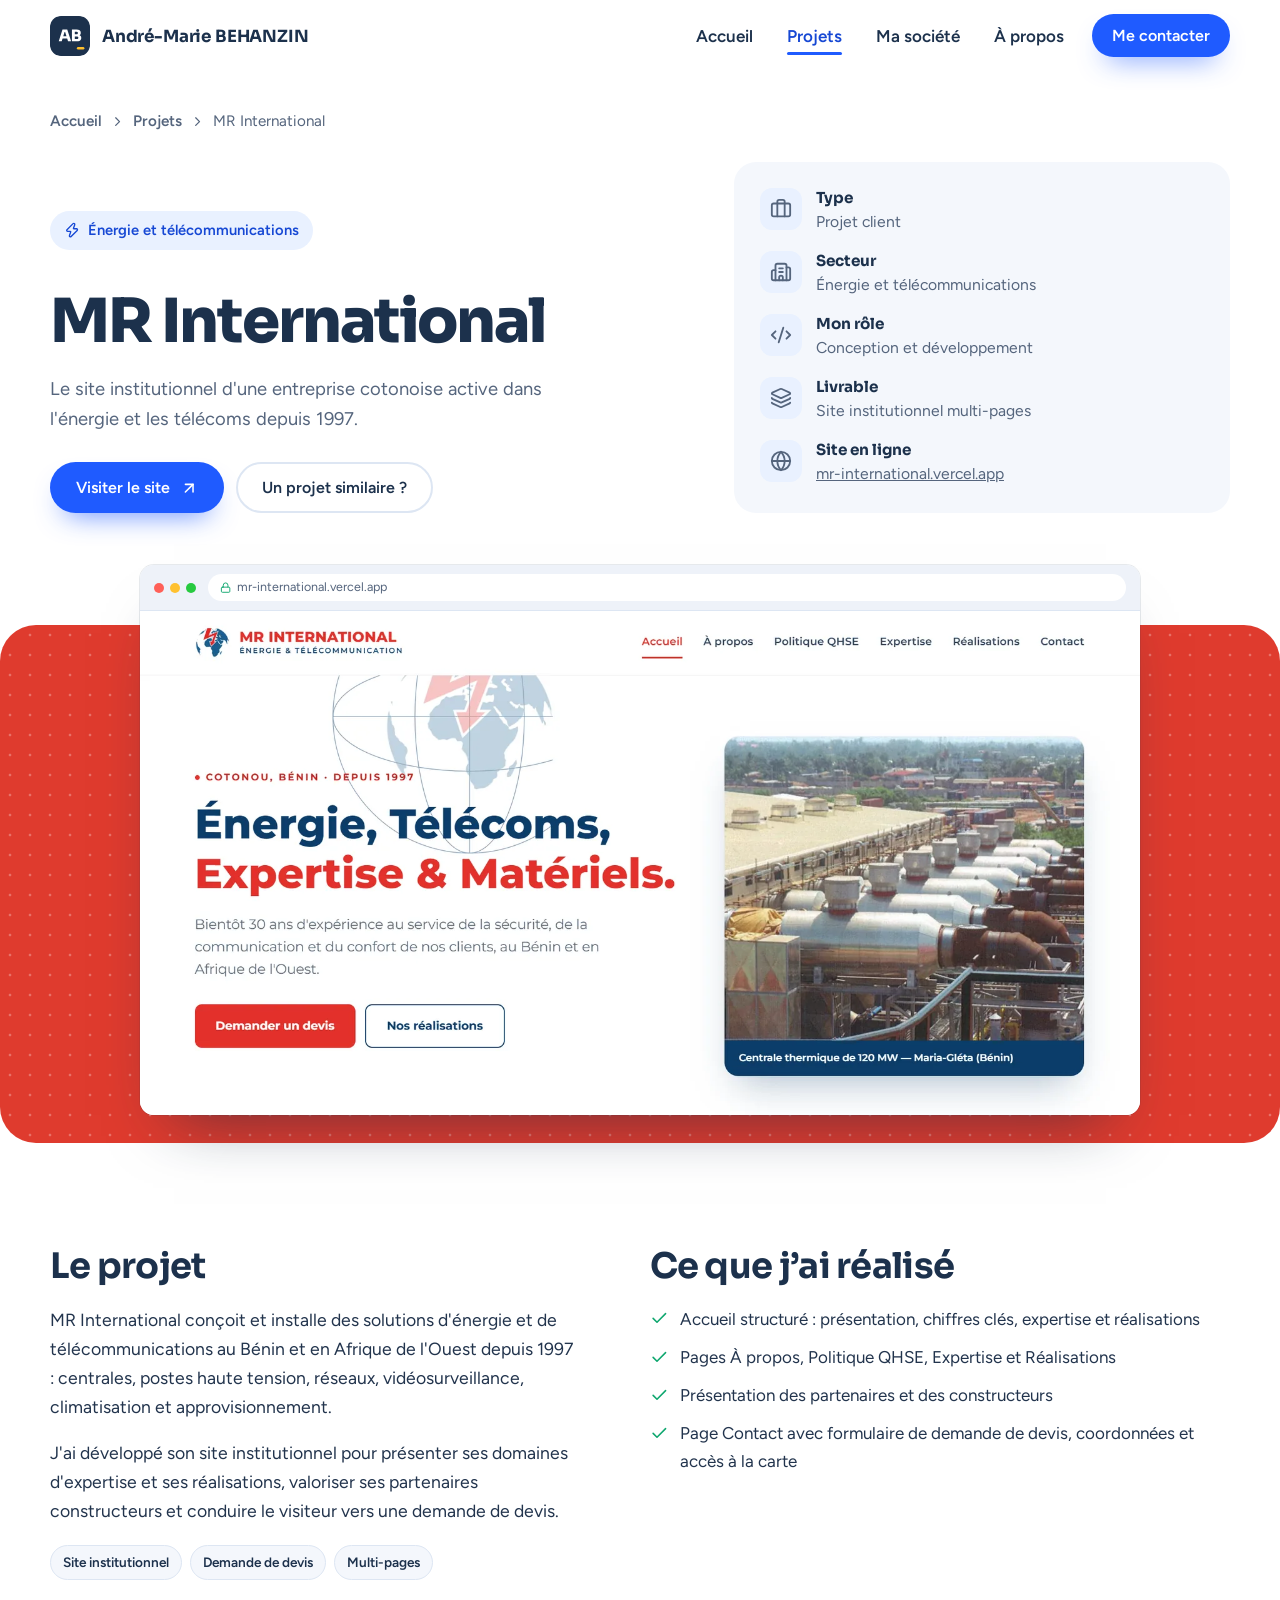
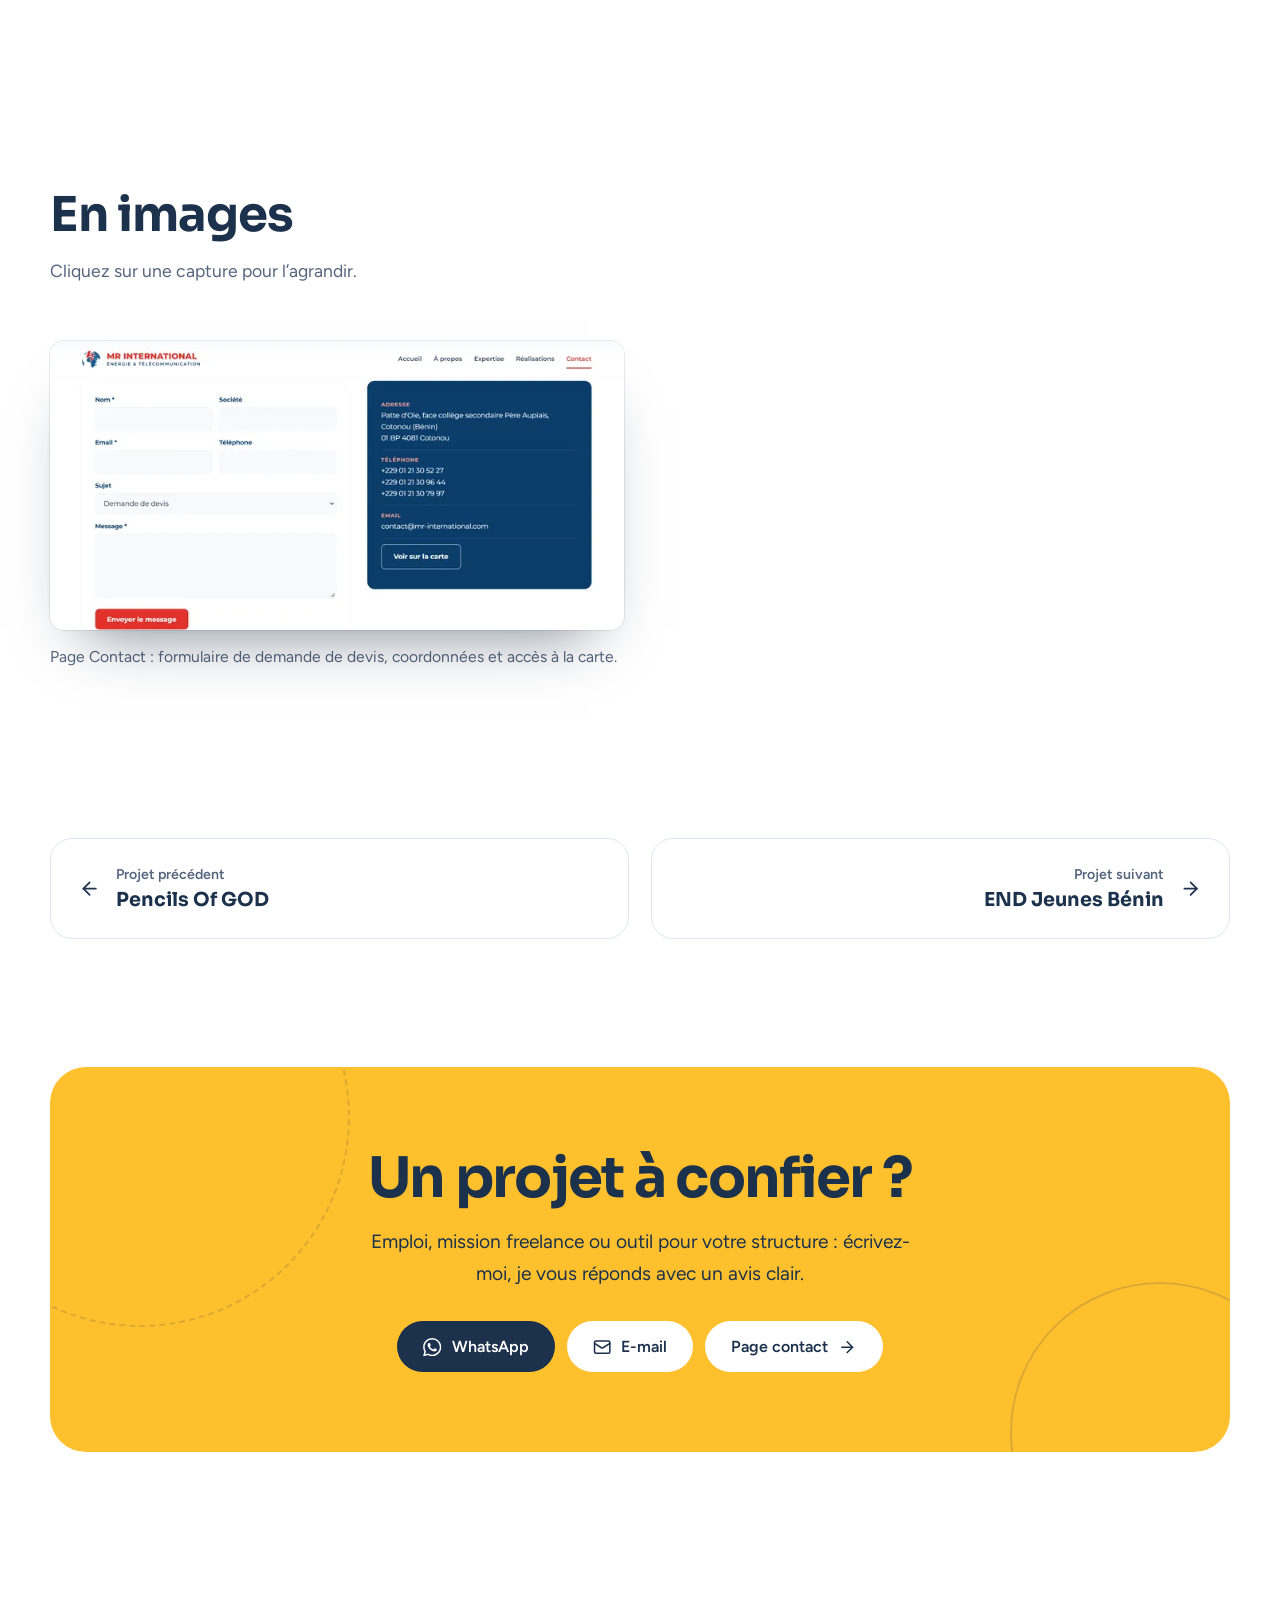
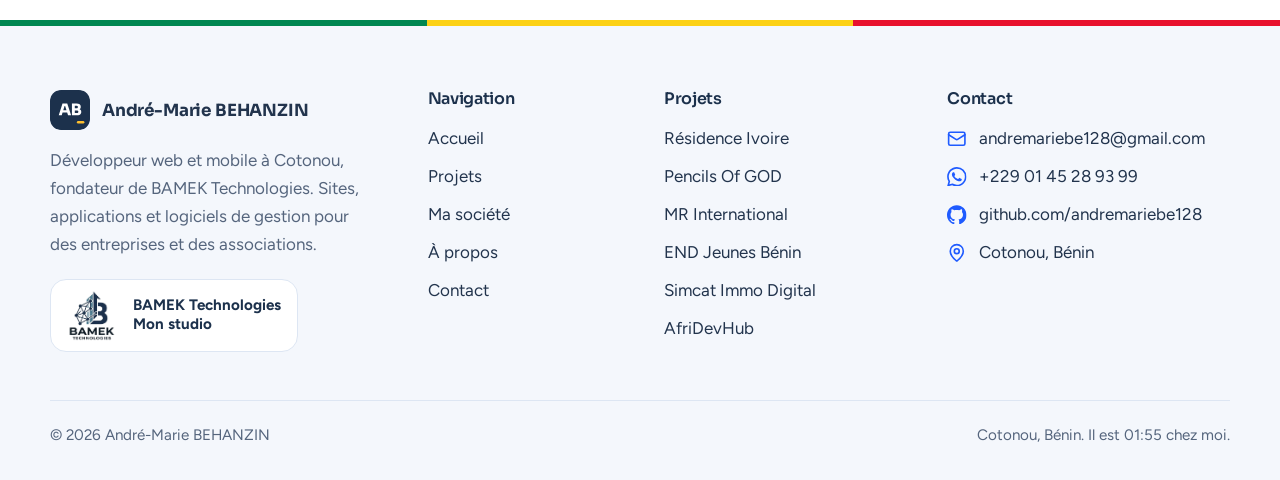
<file: projets/mr-international.html>
<!DOCTYPE html>
<html lang="fr"><head><meta charset="utf-8"><meta name="viewport" content="width=device-width,initial-scale=1">
<title>MR International | Projet d&#x27;André-Marie BEHANZIN</title><meta name="description" content="Site institutionnel d&#x27;une entreprise d&#x27;énergie et de télécommunications de Cotonou : expertise, réalisations, partenaires et demande de devis.">
<link rel="canonical" href="https://portfolio-andre-marie-behanzin.vercel.app/projets/mr-international">
<meta property="og:type" content="website"><meta property="og:locale" content="fr_FR"><meta property="og:site_name" content="André-Marie BEHANZIN">
<meta property="og:title" content="MR International | Projet d&#x27;André-Marie BEHANZIN"><meta property="og:description" content="Site institutionnel d&#x27;une entreprise d&#x27;énergie et de télécommunications de Cotonou : expertise, réalisations, partenaires et demande de devis."><meta property="og:url" content="https://portfolio-andre-marie-behanzin.vercel.app/projets/mr-international">
<meta property="og:image" content="https://portfolio-andre-marie-behanzin.vercel.app/assets/img/og-image.jpg"><meta property="og:image:width" content="1200"><meta property="og:image:height" content="630">
<meta name="twitter:card" content="summary_large_image"><meta name="twitter:title" content="MR International | Projet d&#x27;André-Marie BEHANZIN"><meta name="twitter:description" content="Site institutionnel d&#x27;une entreprise d&#x27;énergie et de télécommunications de Cotonou : expertise, réalisations, partenaires et demande de devis."><meta name="twitter:image" content="https://portfolio-andre-marie-behanzin.vercel.app/assets/img/og-image.jpg">
<meta name="theme-color" content="#1F5BFF">
<link rel="icon" href="../favicon.svg" type="image/svg+xml"><link rel="icon" href="../favicon.ico" sizes="48x48"><link rel="apple-touch-icon" href="../apple-touch-icon.png"><link rel="manifest" href="../site.webmanifest">
<link rel="preload" href="../assets/fonts/sora-800.woff2" as="font" type="font/woff2" crossorigin><link rel="preload" href="../assets/fonts/figtree-400.woff2" as="font" type="font/woff2" crossorigin>
<link rel="stylesheet" href="../assets/css/site.css"><script type="application/ld+json">{"@context": "https://schema.org", "@type": "CreativeWork", "name": "MR International", "description": "Site institutionnel d’une entreprise d’énergie et de télécommunications de Cotonou : expertise, réalisations, partenaires et demande de devis.", "creator": {"@id": "https://portfolio-andre-marie-behanzin.vercel.app/#person"}, "url": "https://mr-international.vercel.app/"}</script></head>
<body><svg width="0" height="0" style="position:absolute" aria-hidden="true" focusable="false"><defs><symbol id="b-github" viewBox="0 0 24 24"><path d="M12 .297c-6.63 0-12 5.373-12 12 0 5.303 3.438 9.8 8.205 11.385.6.113.82-.258.82-.577 0-.285-.01-1.04-.015-2.04-3.338.724-4.042-1.61-4.042-1.61C4.422 18.07 3.633 17.7 3.633 17.7c-1.087-.744.084-.729.084-.729 1.205.084 1.838 1.236 1.838 1.236 1.07 1.835 2.809 1.305 3.495.998.108-.776.417-1.305.76-1.605-2.665-.3-5.466-1.332-5.466-5.93 0-1.31.465-2.38 1.235-3.22-.135-.303-.54-1.523.105-3.176 0 0 1.005-.322 3.3 1.23.96-.267 1.98-.399 3-.405 1.02.006 2.04.138 3 .405 2.28-1.552 3.285-1.23 3.285-1.23.645 1.653.24 2.873.12 3.176.765.84 1.23 1.91 1.23 3.22 0 4.61-2.805 5.625-5.475 5.92.42.36.81 1.096.81 2.22 0 1.606-.015 2.896-.015 3.286 0 .315.21.69.825.57C20.565 22.092 24 17.592 24 12.297c0-6.627-5.373-12-12-12"/></symbol><symbol id="b-whatsapp" viewBox="0 0 24 24"><path d="M17.472 14.382c-.297-.149-1.758-.867-2.03-.967-.273-.099-.471-.148-.67.15-.197.297-.767.966-.94 1.164-.173.199-.347.223-.644.075-.297-.15-1.255-.463-2.39-1.475-.883-.788-1.48-1.761-1.653-2.059-.173-.297-.018-.458.13-.606.134-.133.298-.347.446-.52.149-.174.198-.298.298-.497.099-.198.05-.371-.025-.52-.075-.149-.669-1.612-.916-2.207-.242-.579-.487-.5-.669-.51-.173-.008-.371-.01-.57-.01-.198 0-.52.074-.792.372-.272.297-1.04 1.016-1.04 2.479 0 1.462 1.065 2.875 1.213 3.074.149.198 2.096 3.2 5.077 4.487.709.306 1.262.489 1.694.625.712.227 1.36.195 1.871.118.571-.085 1.758-.719 2.006-1.413.248-.694.248-1.289.173-1.413-.074-.124-.272-.198-.57-.347m-5.421 7.403h-.004a9.87 9.87 0 01-5.031-1.378l-.361-.214-3.741.982.998-3.648-.235-.374a9.86 9.86 0 01-1.51-5.26c.001-5.45 4.436-9.884 9.888-9.884 2.64 0 5.122 1.03 6.988 2.898a9.825 9.825 0 012.893 6.994c-.003 5.45-4.437 9.884-9.885 9.884m8.413-18.297A11.815 11.815 0 0012.05 0C5.495 0 .16 5.335.157 11.892c0 2.096.547 4.142 1.588 5.945L.057 24l6.305-1.654a11.882 11.882 0 005.683 1.448h.005c6.554 0 11.89-5.335 11.893-11.893a11.821 11.821 0 00-3.48-8.413Z"/></symbol><symbol id="l-arrow-left" viewBox="0 0 24 24"><path d="m12 19-7-7 7-7" />
  <path d="M19 12H5" /></symbol><symbol id="l-arrow-right" viewBox="0 0 24 24"><path d="M5 12h14" />
  <path d="m12 5 7 7-7 7" /></symbol><symbol id="l-arrow-up-right" viewBox="0 0 24 24"><path d="M7 7h10v10" />
  <path d="M7 17 17 7" /></symbol><symbol id="l-briefcase" viewBox="0 0 24 24"><path d="M16 20V4a2 2 0 0 0-2-2h-4a2 2 0 0 0-2 2v16" />
  <rect width="20" height="14" x="2" y="6" rx="2" /></symbol><symbol id="l-building-2" viewBox="0 0 24 24"><path d="M10 12h4" />
  <path d="M10 8h4" />
  <path d="M14 21v-3a2 2 0 0 0-4 0v3" />
  <path d="M6 10H4a2 2 0 0 0-2 2v7a2 2 0 0 0 2 2h16a2 2 0 0 0 2-2V9a2 2 0 0 0-2-2h-2" />
  <path d="M6 21V5a2 2 0 0 1 2-2h8a2 2 0 0 1 2 2v16" /></symbol><symbol id="l-check" viewBox="0 0 24 24"><path d="M20 6 9 17l-5-5" /></symbol><symbol id="l-chevron-right" viewBox="0 0 24 24"><path d="m9 18 6-6-6-6" /></symbol><symbol id="l-code-xml" viewBox="0 0 24 24"><path d="m18 16 4-4-4-4" />
  <path d="m6 8-4 4 4 4" />
  <path d="m14.5 4-5 16" /></symbol><symbol id="l-globe" viewBox="0 0 24 24"><circle cx="12" cy="12" r="10" />
  <path d="M12 2a14.5 14.5 0 0 0 0 20 14.5 14.5 0 0 0 0-20" />
  <path d="M2 12h20" /></symbol><symbol id="l-layers" viewBox="0 0 24 24"><path d="M12.83 2.18a2 2 0 0 0-1.66 0L2.6 6.08a1 1 0 0 0 0 1.83l8.58 3.91a2 2 0 0 0 1.66 0l8.58-3.9a1 1 0 0 0 0-1.83z" />
  <path d="M2 12a1 1 0 0 0 .58.91l8.6 3.91a2 2 0 0 0 1.65 0l8.58-3.9A1 1 0 0 0 22 12" />
  <path d="M2 17a1 1 0 0 0 .58.91l8.6 3.91a2 2 0 0 0 1.65 0l8.58-3.9A1 1 0 0 0 22 17" /></symbol><symbol id="l-lock" viewBox="0 0 24 24"><rect width="18" height="11" x="3" y="11" rx="2" ry="2" />
  <path d="M7 11V7a5 5 0 0 1 10 0v4" /></symbol><symbol id="l-mail" viewBox="0 0 24 24"><path d="m22 7-8.991 5.727a2 2 0 0 1-2.009 0L2 7" />
  <rect x="2" y="4" width="20" height="16" rx="2" /></symbol><symbol id="l-map-pin" viewBox="0 0 24 24"><path d="M20 10c0 4.993-5.539 10.193-7.399 11.799a1 1 0 0 1-1.202 0C9.539 20.193 4 14.993 4 10a8 8 0 0 1 16 0" />
  <circle cx="12" cy="10" r="3" /></symbol><symbol id="l-menu" viewBox="0 0 24 24"><path d="M4 5h16" />
  <path d="M4 12h16" />
  <path d="M4 19h16" /></symbol><symbol id="l-x" viewBox="0 0 24 24"><path d="M18 6 6 18" />
  <path d="m6 6 12 12" /></symbol><symbol id="l-zap" viewBox="0 0 24 24"><path d="M15.914 4a1.5 1.5 0 00-2.474-1.561l-9 9A1.5 1.5 0 005.5 14h4.002a.5.5 0 01.471.666L8.086 20a1.5 1.5 0 002.475 1.56l9-9A1.5 1.5 0 0018.5 10h-3.997a.5.5 0 01-.472-.667z" /></symbol></defs></svg><a class="skip" href="#main">Aller au contenu</a><div class="progress" aria-hidden="true"></div>
<header class="site-header"><div class="wrap bar-row">
<a class="brand" href="../" aria-label="André-Marie BEHANZIN, accueil"><svg viewBox="0 0 64 64" aria-hidden="true"><rect width="64" height="64" rx="15" fill="#1C314C"/><g transform="translate(13.80 40.40) scale(0.02553 -0.02553)" fill="#fff"><path d="M8 0 242 730H540L782 0H590L402 600L455 580H323L377 600L194 0ZM199 169 255 321H532L588 169Z"/><path transform="translate(760 0)" d="M234 -6V136H395Q436 136 456.0 157.0Q476 178 476 218Q476 258 456.0 278.5Q436 299 395 299H234V409H389Q466 409 527.0 390.5Q588 372 623.0 330.0Q658 288 658 218V204Q658 138 627.0 91.0Q596 44 536.0 19.0Q476 -6 389 -6ZM74 -6V736H254V-6ZM234 327V437H368Q409 437 427.5 457.5Q446 478 446 515Q446 553 427.5 573.5Q409 594 368 594H234V736H360Q488 736 558.0 682.5Q628 629 628 530V515Q628 446 592.5 404.5Q557 363 496.5 345.0Q436 327 360 327Z"/></g><rect x="43" y="49.5" width="12" height="4" rx="2" fill="#FFC02E"/></svg><span>André-Marie BEHANZIN</span></a>
<nav class="nav" aria-label="Navigation principale"><a href="../">Accueil</a><a href="../projets" aria-current="page">Projets</a><a href="../bamek">Ma société</a><a href="../apropos">À propos</a><a class="btn btn-cobalt" href="../contact">Me contacter</a></nav>
<button class="menu-btn" type="button" aria-expanded="false" aria-label="Ouvrir le menu"><svg class="i i-open" aria-hidden="true" focusable="false"><use href="#l-menu"/></svg><svg class="i i-close" aria-hidden="true" focusable="false"><use href="#l-x"/></svg></button>
</div></header><main id="main"><div class="wrap"><nav class="crumbs" aria-label="Fil d’Ariane"><a href="../">Accueil</a><svg class="i " aria-hidden="true" focusable="false"><use href="#l-chevron-right"/></svg><a href="../projets">Projets</a><svg class="i " aria-hidden="true" focusable="false"><use href="#l-chevron-right"/></svg><span aria-current="page">MR International</span></nav>
<div class="case-head"><div><span class="kick"><svg class="i " aria-hidden="true" focusable="false"><use href="#l-zap"/></svg>Énergie et télécommunications</span><h1>MR International</h1><p class="lead">Le site institutionnel d&#x27;une entreprise cotonoise active dans l&#x27;énergie et les télécoms depuis 1997.</p>
<div class="actions" style="margin-top:28px"><a class="btn btn-cobalt" href="https://mr-international.vercel.app/" target="_blank" rel="noopener">Visiter le site<svg class="i i-up" aria-hidden="true" focusable="false"><use href="#l-arrow-up-right"/></svg></a><a class="btn btn-line" href="../contact?type=Projet%20pour%20mon%20entreprise">Un projet similaire ?</a></div></div>
<ul class="meta"><li><span class="tile"><svg class="i " aria-hidden="true" focusable="false"><use href="#l-briefcase"/></svg></span><div><b>Type</b><span>Projet client</span></div></li><li><span class="tile"><svg class="i " aria-hidden="true" focusable="false"><use href="#l-building-2"/></svg></span><div><b>Secteur</b><span>Énergie et télécommunications</span></div></li><li><span class="tile"><svg class="i " aria-hidden="true" focusable="false"><use href="#l-code-xml"/></svg></span><div><b>Mon rôle</b><span>Conception et développement</span></div></li><li><span class="tile"><svg class="i " aria-hidden="true" focusable="false"><use href="#l-layers"/></svg></span><div><b>Livrable</b><span>Site institutionnel multi-pages</span></div></li><li><span class="tile"><svg class="i " aria-hidden="true" focusable="false"><use href="#l-globe"/></svg></span><div><b>Site en ligne</b><span><a href="https://mr-international.vercel.app/" target="_blank" rel="noopener">mr-international.vercel.app</a></span></div></li></ul></div></div>
<section class="case-hero" style="--brand:#DF3B2E"><div class="band"></div><div class="wrap"><span class="shot"><span class="bar"><span class="dots"><i></i><i></i><i></i></span><span class="url"><svg class="i " aria-hidden="true" focusable="false"><use href="#l-lock"/></svg>mr-international.vercel.app</span></span><img src="../assets/img/hero-mr-1600.webp" srcset="../assets/img/hero-mr-800.webp 800w, ../assets/img/hero-mr-1600.webp 1600w" sizes="(min-width:1000px) 1000px, 94vw" width="1600" height="807" alt="Page d&#x27;accueil du site de MR International : « Énergie, Télécoms, Expertise et Matériels »" fetchpriority="high" decoding="async"></span></div></section>
<section class="sec"><div class="wrap case-cols"><div class="reveal"><h2>Le projet</h2><p>MR International conçoit et installe des solutions d&#x27;énergie et de télécommunications au Bénin et en Afrique de l&#x27;Ouest depuis 1997 : centrales, postes haute tension, réseaux, vidéosurveillance, climatisation et approvisionnement.</p><p>J&#x27;ai développé son site institutionnel pour présenter ses domaines d&#x27;expertise et ses réalisations, valoriser ses partenaires constructeurs et conduire le visiteur vers une demande de devis.</p><ul class="tags" style="margin-top:20px"><li>Site institutionnel</li><li>Demande de devis</li><li>Multi-pages</li></ul></div>
<div class="reveal"><h2>Ce que j’ai réalisé</h2><ul class="points"><li><svg class="i " aria-hidden="true" focusable="false"><use href="#l-check"/></svg><span>Accueil structuré : présentation, chiffres clés, expertise et réalisations</span></li><li><svg class="i " aria-hidden="true" focusable="false"><use href="#l-check"/></svg><span>Pages À propos, Politique QHSE, Expertise et Réalisations</span></li><li><svg class="i " aria-hidden="true" focusable="false"><use href="#l-check"/></svg><span>Présentation des partenaires et des constructeurs</span></li><li><svg class="i " aria-hidden="true" focusable="false"><use href="#l-check"/></svg><span>Page Contact avec formulaire de demande de devis, coordonnées et accès à la carte</span></li></ul></div></div></section>
<section class="sec"><div class="wrap"><div class="sec-head reveal"><div><h2>En images</h2><p>Cliquez sur une capture pour l’agrandir.</p></div></div><div class="gallery"><figure class="reveal"><button type="button" class="zoom" data-zoom data-full="../assets/img/g-mr-contact-1400.webp" data-alt="Page Contact : formulaire de demande de devis, coordonnées et accès à la carte." aria-label="Agrandir : Page Contact : formulaire de demande de devis, coordonnées et accès à la carte."><span class="shot"><img src="../assets/img/g-mr-contact-1400.webp" srcset="../assets/img/g-mr-contact-720.webp 720w, ../assets/img/g-mr-contact-1400.webp 1400w" sizes="(min-width:900px) 540px, 92vw" width="1400" height="706" alt="Page Contact : formulaire de demande de devis, coordonnées et accès à la carte." loading="lazy" decoding="async"></span></button><figcaption>Page Contact : formulaire de demande de devis, coordonnées et accès à la carte.</figcaption></figure></div></div></section><section class="sec--tight"><div class="wrap"><div class="pn"><a href="../projets/pencils-of-god"><svg class="i " aria-hidden="true" focusable="false"><use href="#l-arrow-left"/></svg><div><small>Projet précédent</small><b>Pencils Of GOD</b></div></a><a href="../projets/end-jeunes-benin"><div><small>Projet suivant</small><b>END Jeunes Bénin</b></div><svg class="i " aria-hidden="true" focusable="false"><use href="#l-arrow-right"/></svg></a></div></div></section><section class="sec--tight"><div class="wrap"><div class="cta reveal">
<h2>Un projet à confier ?</h2><p>Emploi, mission freelance ou outil pour votre structure : écrivez-moi, je vous réponds avec un avis clair.</p>
<div class="actions"><a class="btn btn-marine" href="https://wa.me/2290145289399" target="_blank" rel="noopener"><svg class="i i--b " aria-hidden="true" focusable="false"><use href="#b-whatsapp"/></svg>WhatsApp</a>
<a class="btn btn-white" href="mailto:andremariebe128@gmail.com"><svg class="i " aria-hidden="true" focusable="false"><use href="#l-mail"/></svg>E-mail</a>
<a class="btn btn-white" href="../contact">Page contact<svg class="i i-go" aria-hidden="true" focusable="false"><use href="#l-arrow-right"/></svg></a></div></div></div></section></main><footer class="footer"><div class="wrap"><div class="footer-grid">
<div class="about"><a class="brand" href="../"><svg viewBox="0 0 64 64" aria-hidden="true"><rect width="64" height="64" rx="15" fill="#1C314C"/><g transform="translate(13.80 40.40) scale(0.02553 -0.02553)" fill="#fff"><path d="M8 0 242 730H540L782 0H590L402 600L455 580H323L377 600L194 0ZM199 169 255 321H532L588 169Z"/><path transform="translate(760 0)" d="M234 -6V136H395Q436 136 456.0 157.0Q476 178 476 218Q476 258 456.0 278.5Q436 299 395 299H234V409H389Q466 409 527.0 390.5Q588 372 623.0 330.0Q658 288 658 218V204Q658 138 627.0 91.0Q596 44 536.0 19.0Q476 -6 389 -6ZM74 -6V736H254V-6ZM234 327V437H368Q409 437 427.5 457.5Q446 478 446 515Q446 553 427.5 573.5Q409 594 368 594H234V736H360Q488 736 558.0 682.5Q628 629 628 530V515Q628 446 592.5 404.5Q557 363 496.5 345.0Q436 327 360 327Z"/></g><rect x="43" y="49.5" width="12" height="4" rx="2" fill="#FFC02E"/></svg><span>André-Marie BEHANZIN</span></a>
<p>Développeur web et mobile à Cotonou, fondateur de BAMEK Technologies. Sites, applications et logiciels de gestion pour des entreprises et des associations.</p>
<a class="f-bamek" href="../bamek"><img src="../assets/img/logo-bamek-640.webp" width="500" height="477" alt="" loading="lazy"><span>BAMEK Technologies<br>Mon studio</span></a></div>
<div><h3>Navigation</h3><ul><li><a href="../">Accueil</a></li><li><a href="../projets">Projets</a></li><li><a href="../bamek">Ma société</a></li><li><a href="../apropos">À propos</a></li><li><a href="../contact">Contact</a></li></ul></div>
<div><h3>Projets</h3><ul><li><a href="../projets/residence-ivoire">Résidence Ivoire</a></li><li><a href="../projets/pencils-of-god">Pencils Of GOD</a></li><li><a href="../projets/mr-international">MR International</a></li><li><a href="../projets/end-jeunes-benin">END Jeunes Bénin</a></li><li><a href="../projets/simcat-immo-digital">Simcat Immo Digital</a></li><li><a href="../projets/afridevhub">AfriDevHub</a></li></ul></div>
<div><h3>Contact</h3><ul class="f-contact">
<li><svg class="i " aria-hidden="true" focusable="false"><use href="#l-mail"/></svg><a href="mailto:andremariebe128@gmail.com">andremariebe128@gmail.com</a></li>
<li><svg class="i i--b " aria-hidden="true" focusable="false"><use href="#b-whatsapp"/></svg><a href="https://wa.me/2290145289399" target="_blank" rel="noopener">+229 01 45 28 93 99</a></li>
<li><svg class="i i--b " aria-hidden="true" focusable="false"><use href="#b-github"/></svg><a href="https://github.com/andremariebe128" target="_blank" rel="noopener">github.com/andremariebe128</a></li>
<li><svg class="i " aria-hidden="true" focusable="false"><use href="#l-map-pin"/></svg><span>Cotonou, Bénin</span></li></ul></div>
</div>
<div class="footer-bottom"><span>© 2026 André-Marie BEHANZIN</span><span>Cotonou, Bénin. Il est <span data-clock>--:--</span> chez moi.</span></div></div></footer>
<script src="../assets/js/site.js" defer></script></body></html>
</file>
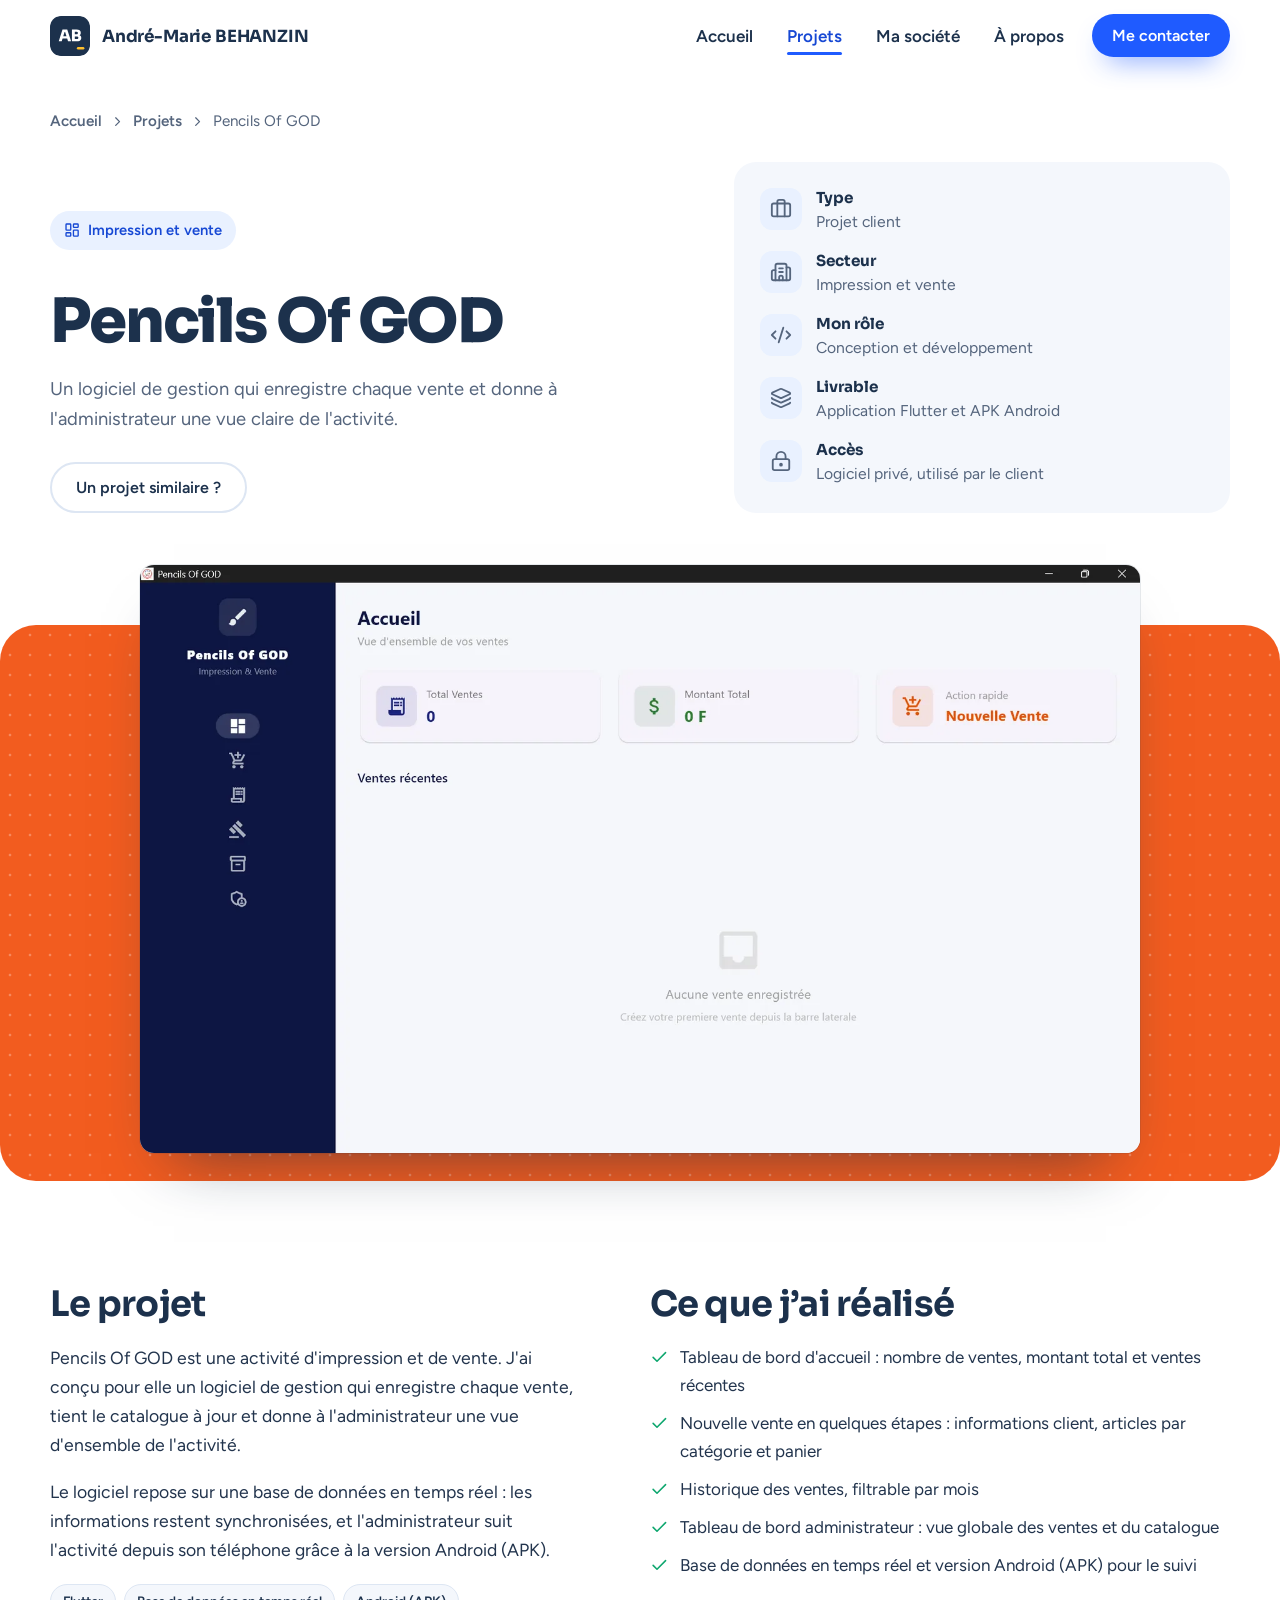
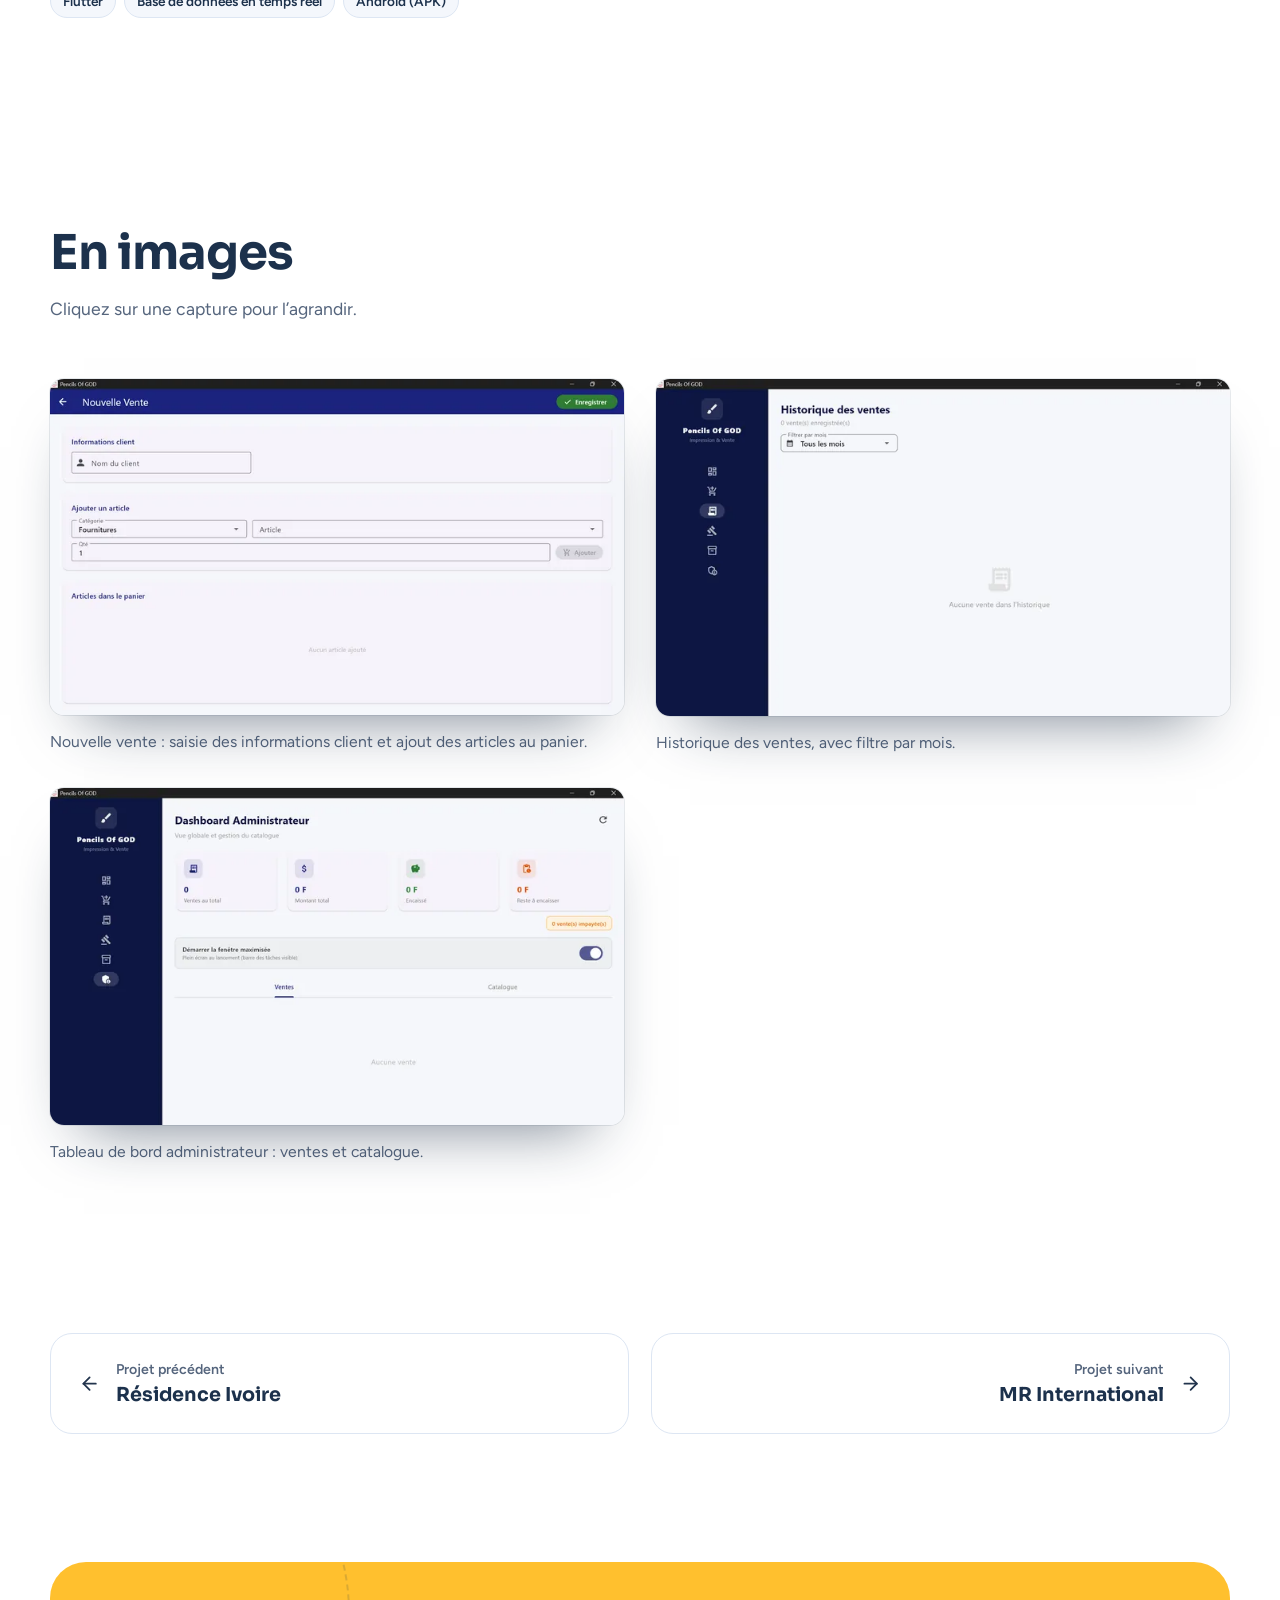
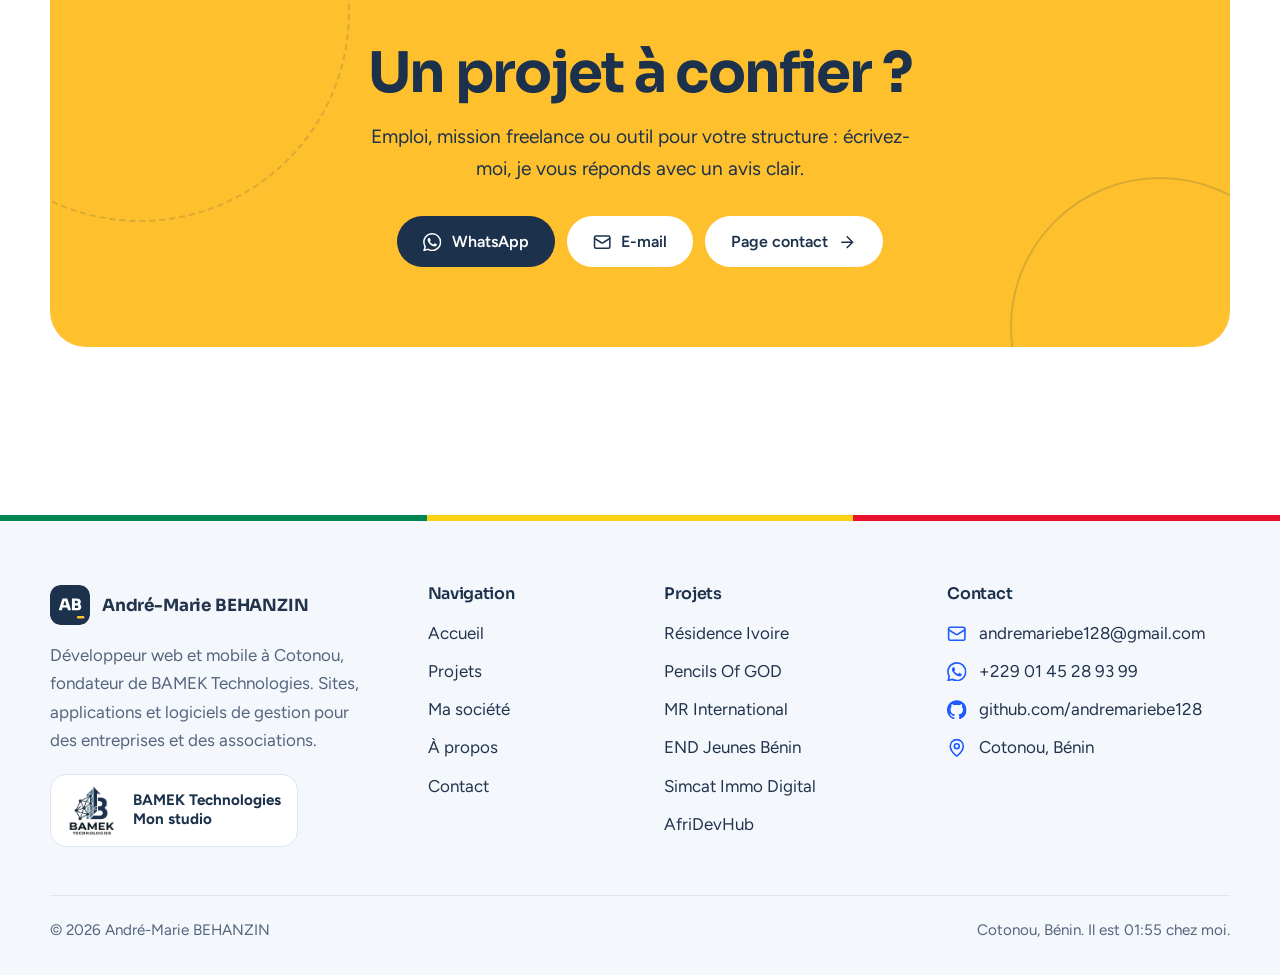
<file: projets/pencils-of-god.html>
<!DOCTYPE html>
<html lang="fr"><head><meta charset="utf-8"><meta name="viewport" content="width=device-width,initial-scale=1">
<title>Pencils Of GOD | Projet d&#x27;André-Marie BEHANZIN</title><meta name="description" content="Logiciel de gestion des ventes pour une activité d&#x27;impression et de vente, avec suivi en temps réel et version Android pour l&#x27;administrateur.">
<link rel="canonical" href="https://portfolio-andre-marie-behanzin.vercel.app/projets/pencils-of-god">
<meta property="og:type" content="website"><meta property="og:locale" content="fr_FR"><meta property="og:site_name" content="André-Marie BEHANZIN">
<meta property="og:title" content="Pencils Of GOD | Projet d&#x27;André-Marie BEHANZIN"><meta property="og:description" content="Logiciel de gestion des ventes pour une activité d&#x27;impression et de vente, avec suivi en temps réel et version Android pour l&#x27;administrateur."><meta property="og:url" content="https://portfolio-andre-marie-behanzin.vercel.app/projets/pencils-of-god">
<meta property="og:image" content="https://portfolio-andre-marie-behanzin.vercel.app/assets/img/og-image.jpg"><meta property="og:image:width" content="1200"><meta property="og:image:height" content="630">
<meta name="twitter:card" content="summary_large_image"><meta name="twitter:title" content="Pencils Of GOD | Projet d&#x27;André-Marie BEHANZIN"><meta name="twitter:description" content="Logiciel de gestion des ventes pour une activité d&#x27;impression et de vente, avec suivi en temps réel et version Android pour l&#x27;administrateur."><meta name="twitter:image" content="https://portfolio-andre-marie-behanzin.vercel.app/assets/img/og-image.jpg">
<meta name="theme-color" content="#1F5BFF">
<link rel="icon" href="../favicon.svg" type="image/svg+xml"><link rel="icon" href="../favicon.ico" sizes="48x48"><link rel="apple-touch-icon" href="../apple-touch-icon.png"><link rel="manifest" href="../site.webmanifest">
<link rel="preload" href="../assets/fonts/sora-800.woff2" as="font" type="font/woff2" crossorigin><link rel="preload" href="../assets/fonts/figtree-400.woff2" as="font" type="font/woff2" crossorigin>
<link rel="stylesheet" href="../assets/css/site.css"><script type="application/ld+json">{"@context": "https://schema.org", "@type": "CreativeWork", "name": "Pencils Of GOD", "description": "Logiciel de gestion des ventes pour une activité d’impression et de vente, avec suivi en temps réel et version Android pour l’administrateur.", "creator": {"@id": "https://portfolio-andre-marie-behanzin.vercel.app/#person"}}</script></head>
<body><svg width="0" height="0" style="position:absolute" aria-hidden="true" focusable="false"><defs><symbol id="b-github" viewBox="0 0 24 24"><path d="M12 .297c-6.63 0-12 5.373-12 12 0 5.303 3.438 9.8 8.205 11.385.6.113.82-.258.82-.577 0-.285-.01-1.04-.015-2.04-3.338.724-4.042-1.61-4.042-1.61C4.422 18.07 3.633 17.7 3.633 17.7c-1.087-.744.084-.729.084-.729 1.205.084 1.838 1.236 1.838 1.236 1.07 1.835 2.809 1.305 3.495.998.108-.776.417-1.305.76-1.605-2.665-.3-5.466-1.332-5.466-5.93 0-1.31.465-2.38 1.235-3.22-.135-.303-.54-1.523.105-3.176 0 0 1.005-.322 3.3 1.23.96-.267 1.98-.399 3-.405 1.02.006 2.04.138 3 .405 2.28-1.552 3.285-1.23 3.285-1.23.645 1.653.24 2.873.12 3.176.765.84 1.23 1.91 1.23 3.22 0 4.61-2.805 5.625-5.475 5.92.42.36.81 1.096.81 2.22 0 1.606-.015 2.896-.015 3.286 0 .315.21.69.825.57C20.565 22.092 24 17.592 24 12.297c0-6.627-5.373-12-12-12"/></symbol><symbol id="b-whatsapp" viewBox="0 0 24 24"><path d="M17.472 14.382c-.297-.149-1.758-.867-2.03-.967-.273-.099-.471-.148-.67.15-.197.297-.767.966-.94 1.164-.173.199-.347.223-.644.075-.297-.15-1.255-.463-2.39-1.475-.883-.788-1.48-1.761-1.653-2.059-.173-.297-.018-.458.13-.606.134-.133.298-.347.446-.52.149-.174.198-.298.298-.497.099-.198.05-.371-.025-.52-.075-.149-.669-1.612-.916-2.207-.242-.579-.487-.5-.669-.51-.173-.008-.371-.01-.57-.01-.198 0-.52.074-.792.372-.272.297-1.04 1.016-1.04 2.479 0 1.462 1.065 2.875 1.213 3.074.149.198 2.096 3.2 5.077 4.487.709.306 1.262.489 1.694.625.712.227 1.36.195 1.871.118.571-.085 1.758-.719 2.006-1.413.248-.694.248-1.289.173-1.413-.074-.124-.272-.198-.57-.347m-5.421 7.403h-.004a9.87 9.87 0 01-5.031-1.378l-.361-.214-3.741.982.998-3.648-.235-.374a9.86 9.86 0 01-1.51-5.26c.001-5.45 4.436-9.884 9.888-9.884 2.64 0 5.122 1.03 6.988 2.898a9.825 9.825 0 012.893 6.994c-.003 5.45-4.437 9.884-9.885 9.884m8.413-18.297A11.815 11.815 0 0012.05 0C5.495 0 .16 5.335.157 11.892c0 2.096.547 4.142 1.588 5.945L.057 24l6.305-1.654a11.882 11.882 0 005.683 1.448h.005c6.554 0 11.89-5.335 11.893-11.893a11.821 11.821 0 00-3.48-8.413Z"/></symbol><symbol id="l-arrow-left" viewBox="0 0 24 24"><path d="m12 19-7-7 7-7" />
  <path d="M19 12H5" /></symbol><symbol id="l-arrow-right" viewBox="0 0 24 24"><path d="M5 12h14" />
  <path d="m12 5 7 7-7 7" /></symbol><symbol id="l-briefcase" viewBox="0 0 24 24"><path d="M16 20V4a2 2 0 0 0-2-2h-4a2 2 0 0 0-2 2v16" />
  <rect width="20" height="14" x="2" y="6" rx="2" /></symbol><symbol id="l-building-2" viewBox="0 0 24 24"><path d="M10 12h4" />
  <path d="M10 8h4" />
  <path d="M14 21v-3a2 2 0 0 0-4 0v3" />
  <path d="M6 10H4a2 2 0 0 0-2 2v7a2 2 0 0 0 2 2h16a2 2 0 0 0 2-2V9a2 2 0 0 0-2-2h-2" />
  <path d="M6 21V5a2 2 0 0 1 2-2h8a2 2 0 0 1 2 2v16" /></symbol><symbol id="l-check" viewBox="0 0 24 24"><path d="M20 6 9 17l-5-5" /></symbol><symbol id="l-chevron-right" viewBox="0 0 24 24"><path d="m9 18 6-6-6-6" /></symbol><symbol id="l-code-xml" viewBox="0 0 24 24"><path d="m18 16 4-4-4-4" />
  <path d="m6 8-4 4 4 4" />
  <path d="m14.5 4-5 16" /></symbol><symbol id="l-layers" viewBox="0 0 24 24"><path d="M12.83 2.18a2 2 0 0 0-1.66 0L2.6 6.08a1 1 0 0 0 0 1.83l8.58 3.91a2 2 0 0 0 1.66 0l8.58-3.9a1 1 0 0 0 0-1.83z" />
  <path d="M2 12a1 1 0 0 0 .58.91l8.6 3.91a2 2 0 0 0 1.65 0l8.58-3.9A1 1 0 0 0 22 12" />
  <path d="M2 17a1 1 0 0 0 .58.91l8.6 3.91a2 2 0 0 0 1.65 0l8.58-3.9A1 1 0 0 0 22 17" /></symbol><symbol id="l-layout-dashboard" viewBox="0 0 24 24"><rect width="7" height="9" x="3" y="3" rx="1" />
  <rect width="7" height="5" x="14" y="3" rx="1" />
  <rect width="7" height="9" x="14" y="12" rx="1" />
  <rect width="7" height="5" x="3" y="16" rx="1" /></symbol><symbol id="l-lock-keyhole" viewBox="0 0 24 24"><circle cx="12" cy="16" r="1" />
  <rect x="3" y="10" width="18" height="12" rx="2" />
  <path d="M7 10V7a5 5 0 0 1 10 0v3" /></symbol><symbol id="l-mail" viewBox="0 0 24 24"><path d="m22 7-8.991 5.727a2 2 0 0 1-2.009 0L2 7" />
  <rect x="2" y="4" width="20" height="16" rx="2" /></symbol><symbol id="l-map-pin" viewBox="0 0 24 24"><path d="M20 10c0 4.993-5.539 10.193-7.399 11.799a1 1 0 0 1-1.202 0C9.539 20.193 4 14.993 4 10a8 8 0 0 1 16 0" />
  <circle cx="12" cy="10" r="3" /></symbol><symbol id="l-menu" viewBox="0 0 24 24"><path d="M4 5h16" />
  <path d="M4 12h16" />
  <path d="M4 19h16" /></symbol><symbol id="l-x" viewBox="0 0 24 24"><path d="M18 6 6 18" />
  <path d="m6 6 12 12" /></symbol></defs></svg><a class="skip" href="#main">Aller au contenu</a><div class="progress" aria-hidden="true"></div>
<header class="site-header"><div class="wrap bar-row">
<a class="brand" href="../" aria-label="André-Marie BEHANZIN, accueil"><svg viewBox="0 0 64 64" aria-hidden="true"><rect width="64" height="64" rx="15" fill="#1C314C"/><g transform="translate(13.80 40.40) scale(0.02553 -0.02553)" fill="#fff"><path d="M8 0 242 730H540L782 0H590L402 600L455 580H323L377 600L194 0ZM199 169 255 321H532L588 169Z"/><path transform="translate(760 0)" d="M234 -6V136H395Q436 136 456.0 157.0Q476 178 476 218Q476 258 456.0 278.5Q436 299 395 299H234V409H389Q466 409 527.0 390.5Q588 372 623.0 330.0Q658 288 658 218V204Q658 138 627.0 91.0Q596 44 536.0 19.0Q476 -6 389 -6ZM74 -6V736H254V-6ZM234 327V437H368Q409 437 427.5 457.5Q446 478 446 515Q446 553 427.5 573.5Q409 594 368 594H234V736H360Q488 736 558.0 682.5Q628 629 628 530V515Q628 446 592.5 404.5Q557 363 496.5 345.0Q436 327 360 327Z"/></g><rect x="43" y="49.5" width="12" height="4" rx="2" fill="#FFC02E"/></svg><span>André-Marie BEHANZIN</span></a>
<nav class="nav" aria-label="Navigation principale"><a href="../">Accueil</a><a href="../projets" aria-current="page">Projets</a><a href="../bamek">Ma société</a><a href="../apropos">À propos</a><a class="btn btn-cobalt" href="../contact">Me contacter</a></nav>
<button class="menu-btn" type="button" aria-expanded="false" aria-label="Ouvrir le menu"><svg class="i i-open" aria-hidden="true" focusable="false"><use href="#l-menu"/></svg><svg class="i i-close" aria-hidden="true" focusable="false"><use href="#l-x"/></svg></button>
</div></header><main id="main"><div class="wrap"><nav class="crumbs" aria-label="Fil d’Ariane"><a href="../">Accueil</a><svg class="i " aria-hidden="true" focusable="false"><use href="#l-chevron-right"/></svg><a href="../projets">Projets</a><svg class="i " aria-hidden="true" focusable="false"><use href="#l-chevron-right"/></svg><span aria-current="page">Pencils Of GOD</span></nav>
<div class="case-head"><div><span class="kick"><svg class="i " aria-hidden="true" focusable="false"><use href="#l-layout-dashboard"/></svg>Impression et vente</span><h1>Pencils Of GOD</h1><p class="lead">Un logiciel de gestion qui enregistre chaque vente et donne à l&#x27;administrateur une vue claire de l&#x27;activité.</p>
<div class="actions" style="margin-top:28px"><a class="btn btn-line" href="../contact?type=Projet%20pour%20mon%20entreprise">Un projet similaire ?</a></div></div>
<ul class="meta"><li><span class="tile"><svg class="i " aria-hidden="true" focusable="false"><use href="#l-briefcase"/></svg></span><div><b>Type</b><span>Projet client</span></div></li><li><span class="tile"><svg class="i " aria-hidden="true" focusable="false"><use href="#l-building-2"/></svg></span><div><b>Secteur</b><span>Impression et vente</span></div></li><li><span class="tile"><svg class="i " aria-hidden="true" focusable="false"><use href="#l-code-xml"/></svg></span><div><b>Mon rôle</b><span>Conception et développement</span></div></li><li><span class="tile"><svg class="i " aria-hidden="true" focusable="false"><use href="#l-layers"/></svg></span><div><b>Livrable</b><span>Application Flutter et APK Android</span></div></li><li><span class="tile"><svg class="i " aria-hidden="true" focusable="false"><use href="#l-lock-keyhole"/></svg></span><div><b>Accès</b><span>Logiciel privé, utilisé par le client</span></div></li></ul></div></div>
<section class="case-hero" style="--brand:#F25C1F"><div class="band"></div><div class="wrap"><span class="shot"><img src="../assets/img/hero-pencils-1600.webp" srcset="../assets/img/hero-pencils-800.webp 800w, ../assets/img/hero-pencils-1600.webp 1600w" sizes="(min-width:1000px) 1000px, 94vw" width="1600" height="941" alt="Écran d&#x27;accueil de l&#x27;application Pencils Of GOD : total des ventes, montant total et action rapide Nouvelle Vente" fetchpriority="high" decoding="async"></span></div></section>
<section class="sec"><div class="wrap case-cols"><div class="reveal"><h2>Le projet</h2><p>Pencils Of GOD est une activité d&#x27;impression et de vente. J&#x27;ai conçu pour elle un logiciel de gestion qui enregistre chaque vente, tient le catalogue à jour et donne à l&#x27;administrateur une vue d&#x27;ensemble de l&#x27;activité.</p><p>Le logiciel repose sur une base de données en temps réel : les informations restent synchronisées, et l&#x27;administrateur suit l&#x27;activité depuis son téléphone grâce à la version Android (APK).</p><ul class="tags" style="margin-top:20px"><li>Flutter</li><li>Base de données en temps réel</li><li>Android (APK)</li></ul></div>
<div class="reveal"><h2>Ce que j’ai réalisé</h2><ul class="points"><li><svg class="i " aria-hidden="true" focusable="false"><use href="#l-check"/></svg><span>Tableau de bord d&#x27;accueil : nombre de ventes, montant total et ventes récentes</span></li><li><svg class="i " aria-hidden="true" focusable="false"><use href="#l-check"/></svg><span>Nouvelle vente en quelques étapes : informations client, articles par catégorie et panier</span></li><li><svg class="i " aria-hidden="true" focusable="false"><use href="#l-check"/></svg><span>Historique des ventes, filtrable par mois</span></li><li><svg class="i " aria-hidden="true" focusable="false"><use href="#l-check"/></svg><span>Tableau de bord administrateur : vue globale des ventes et du catalogue</span></li><li><svg class="i " aria-hidden="true" focusable="false"><use href="#l-check"/></svg><span>Base de données en temps réel et version Android (APK) pour le suivi</span></li></ul></div></div></section>
<section class="sec"><div class="wrap"><div class="sec-head reveal"><div><h2>En images</h2><p>Cliquez sur une capture pour l’agrandir.</p></div></div><div class="gallery"><figure class="reveal"><button type="button" class="zoom" data-zoom data-full="../assets/img/g-pencils-vente-1400.webp" data-alt="Nouvelle vente : saisie des informations client et ajout des articles au panier." aria-label="Agrandir : Nouvelle vente : saisie des informations client et ajout des articles au panier."><span class="shot"><img src="../assets/img/g-pencils-vente-1400.webp" srcset="../assets/img/g-pencils-vente-720.webp 720w, ../assets/img/g-pencils-vente-1400.webp 1400w" sizes="(min-width:900px) 540px, 92vw" width="1400" height="821" alt="Nouvelle vente : saisie des informations client et ajout des articles au panier." loading="lazy" decoding="async"></span></button><figcaption>Nouvelle vente : saisie des informations client et ajout des articles au panier.</figcaption></figure><figure class="reveal"><button type="button" class="zoom" data-zoom data-full="../assets/img/g-pencils-historique-1400.webp" data-alt="Historique des ventes, avec filtre par mois." aria-label="Agrandir : Historique des ventes, avec filtre par mois."><span class="shot"><img src="../assets/img/g-pencils-historique-1400.webp" srcset="../assets/img/g-pencils-historique-720.webp 720w, ../assets/img/g-pencils-historique-1400.webp 1400w" sizes="(min-width:900px) 540px, 92vw" width="1400" height="822" alt="Historique des ventes, avec filtre par mois." loading="lazy" decoding="async"></span></button><figcaption>Historique des ventes, avec filtre par mois.</figcaption></figure><figure class="reveal"><button type="button" class="zoom" data-zoom data-full="../assets/img/g-pencils-admin-1400.webp" data-alt="Tableau de bord administrateur : ventes et catalogue." aria-label="Agrandir : Tableau de bord administrateur : ventes et catalogue."><span class="shot"><img src="../assets/img/g-pencils-admin-1400.webp" srcset="../assets/img/g-pencils-admin-720.webp 720w, ../assets/img/g-pencils-admin-1400.webp 1400w" sizes="(min-width:900px) 540px, 92vw" width="1400" height="822" alt="Tableau de bord administrateur : ventes et catalogue." loading="lazy" decoding="async"></span></button><figcaption>Tableau de bord administrateur : ventes et catalogue.</figcaption></figure></div></div></section><section class="sec--tight"><div class="wrap"><div class="pn"><a href="../projets/residence-ivoire"><svg class="i " aria-hidden="true" focusable="false"><use href="#l-arrow-left"/></svg><div><small>Projet précédent</small><b>Résidence Ivoire</b></div></a><a href="../projets/mr-international"><div><small>Projet suivant</small><b>MR International</b></div><svg class="i " aria-hidden="true" focusable="false"><use href="#l-arrow-right"/></svg></a></div></div></section><section class="sec--tight"><div class="wrap"><div class="cta reveal">
<h2>Un projet à confier ?</h2><p>Emploi, mission freelance ou outil pour votre structure : écrivez-moi, je vous réponds avec un avis clair.</p>
<div class="actions"><a class="btn btn-marine" href="https://wa.me/2290145289399" target="_blank" rel="noopener"><svg class="i i--b " aria-hidden="true" focusable="false"><use href="#b-whatsapp"/></svg>WhatsApp</a>
<a class="btn btn-white" href="mailto:andremariebe128@gmail.com"><svg class="i " aria-hidden="true" focusable="false"><use href="#l-mail"/></svg>E-mail</a>
<a class="btn btn-white" href="../contact">Page contact<svg class="i i-go" aria-hidden="true" focusable="false"><use href="#l-arrow-right"/></svg></a></div></div></div></section></main><footer class="footer"><div class="wrap"><div class="footer-grid">
<div class="about"><a class="brand" href="../"><svg viewBox="0 0 64 64" aria-hidden="true"><rect width="64" height="64" rx="15" fill="#1C314C"/><g transform="translate(13.80 40.40) scale(0.02553 -0.02553)" fill="#fff"><path d="M8 0 242 730H540L782 0H590L402 600L455 580H323L377 600L194 0ZM199 169 255 321H532L588 169Z"/><path transform="translate(760 0)" d="M234 -6V136H395Q436 136 456.0 157.0Q476 178 476 218Q476 258 456.0 278.5Q436 299 395 299H234V409H389Q466 409 527.0 390.5Q588 372 623.0 330.0Q658 288 658 218V204Q658 138 627.0 91.0Q596 44 536.0 19.0Q476 -6 389 -6ZM74 -6V736H254V-6ZM234 327V437H368Q409 437 427.5 457.5Q446 478 446 515Q446 553 427.5 573.5Q409 594 368 594H234V736H360Q488 736 558.0 682.5Q628 629 628 530V515Q628 446 592.5 404.5Q557 363 496.5 345.0Q436 327 360 327Z"/></g><rect x="43" y="49.5" width="12" height="4" rx="2" fill="#FFC02E"/></svg><span>André-Marie BEHANZIN</span></a>
<p>Développeur web et mobile à Cotonou, fondateur de BAMEK Technologies. Sites, applications et logiciels de gestion pour des entreprises et des associations.</p>
<a class="f-bamek" href="../bamek"><img src="../assets/img/logo-bamek-640.webp" width="500" height="477" alt="" loading="lazy"><span>BAMEK Technologies<br>Mon studio</span></a></div>
<div><h3>Navigation</h3><ul><li><a href="../">Accueil</a></li><li><a href="../projets">Projets</a></li><li><a href="../bamek">Ma société</a></li><li><a href="../apropos">À propos</a></li><li><a href="../contact">Contact</a></li></ul></div>
<div><h3>Projets</h3><ul><li><a href="../projets/residence-ivoire">Résidence Ivoire</a></li><li><a href="../projets/pencils-of-god">Pencils Of GOD</a></li><li><a href="../projets/mr-international">MR International</a></li><li><a href="../projets/end-jeunes-benin">END Jeunes Bénin</a></li><li><a href="../projets/simcat-immo-digital">Simcat Immo Digital</a></li><li><a href="../projets/afridevhub">AfriDevHub</a></li></ul></div>
<div><h3>Contact</h3><ul class="f-contact">
<li><svg class="i " aria-hidden="true" focusable="false"><use href="#l-mail"/></svg><a href="mailto:andremariebe128@gmail.com">andremariebe128@gmail.com</a></li>
<li><svg class="i i--b " aria-hidden="true" focusable="false"><use href="#b-whatsapp"/></svg><a href="https://wa.me/2290145289399" target="_blank" rel="noopener">+229 01 45 28 93 99</a></li>
<li><svg class="i i--b " aria-hidden="true" focusable="false"><use href="#b-github"/></svg><a href="https://github.com/andremariebe128" target="_blank" rel="noopener">github.com/andremariebe128</a></li>
<li><svg class="i " aria-hidden="true" focusable="false"><use href="#l-map-pin"/></svg><span>Cotonou, Bénin</span></li></ul></div>
</div>
<div class="footer-bottom"><span>© 2026 André-Marie BEHANZIN</span><span>Cotonou, Bénin. Il est <span data-clock>--:--</span> chez moi.</span></div></div></footer>
<script src="../assets/js/site.js" defer></script></body></html>
</file>
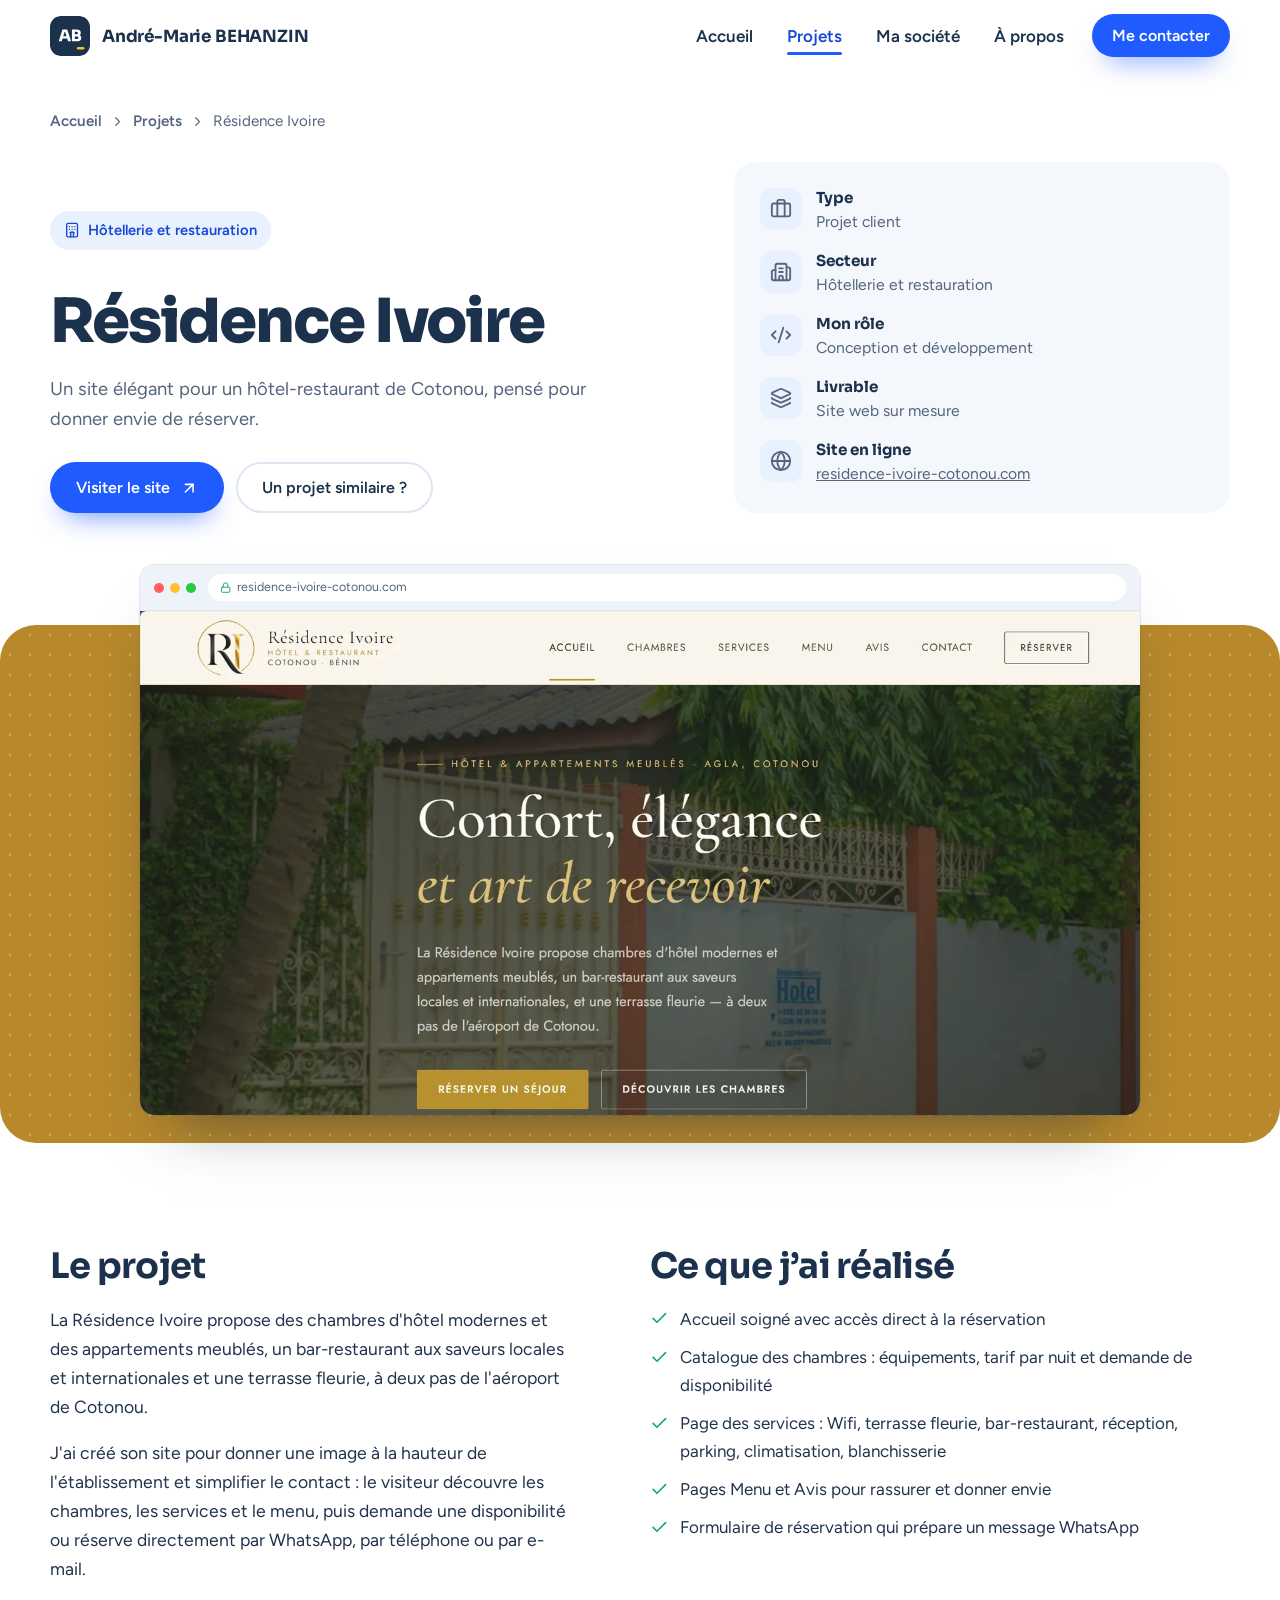
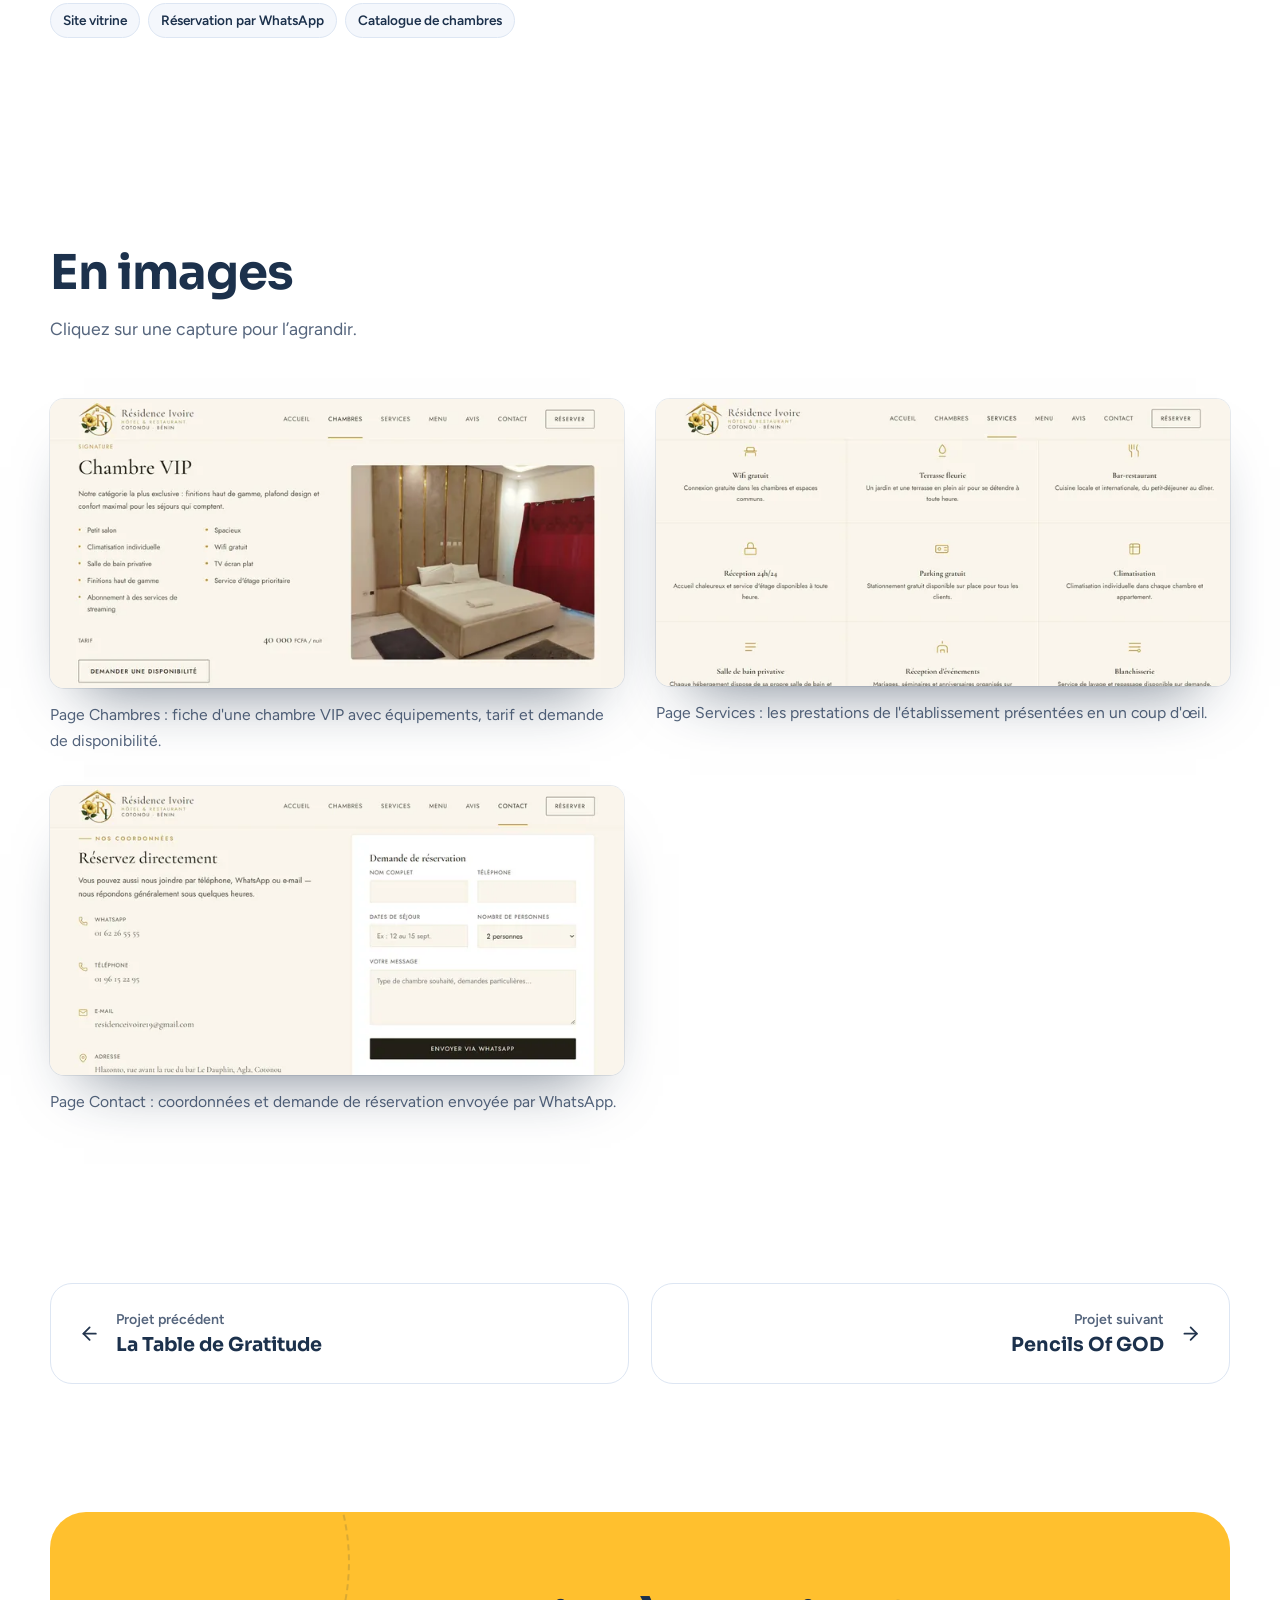
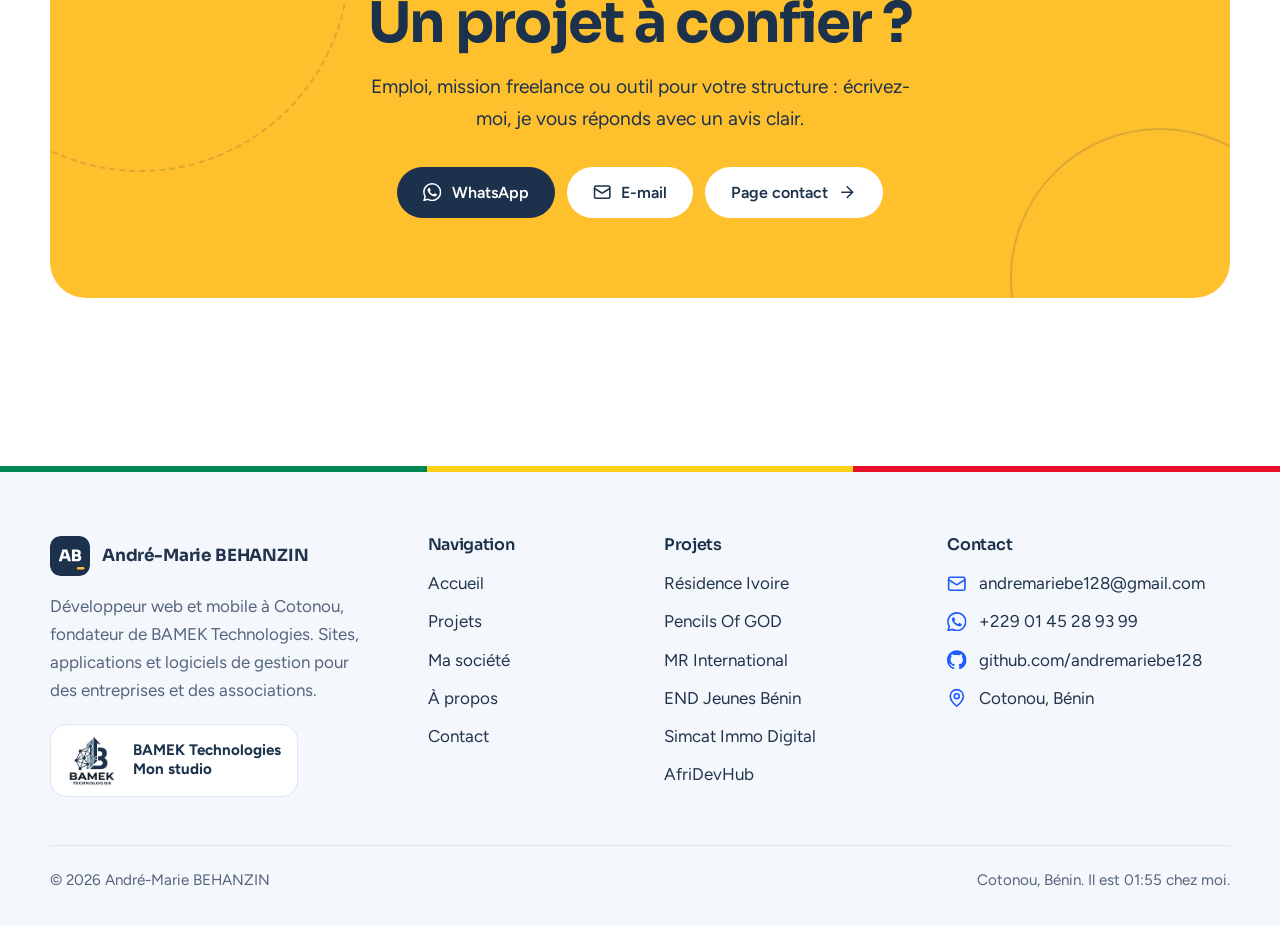
<file: projets/residence-ivoire.html>
<!DOCTYPE html>
<html lang="fr"><head><meta charset="utf-8"><meta name="viewport" content="width=device-width,initial-scale=1">
<title>Résidence Ivoire | Projet d&#x27;André-Marie BEHANZIN</title><meta name="description" content="Site d&#x27;un hôtel-restaurant et d&#x27;appartements meublés à Agla, Cotonou, avec catalogue de chambres et réservation directe.">
<link rel="canonical" href="https://portfolio-andre-marie-behanzin.vercel.app/projets/residence-ivoire">
<meta property="og:type" content="website"><meta property="og:locale" content="fr_FR"><meta property="og:site_name" content="André-Marie BEHANZIN">
<meta property="og:title" content="Résidence Ivoire | Projet d&#x27;André-Marie BEHANZIN"><meta property="og:description" content="Site d&#x27;un hôtel-restaurant et d&#x27;appartements meublés à Agla, Cotonou, avec catalogue de chambres et réservation directe."><meta property="og:url" content="https://portfolio-andre-marie-behanzin.vercel.app/projets/residence-ivoire">
<meta property="og:image" content="https://portfolio-andre-marie-behanzin.vercel.app/assets/img/og-image.jpg"><meta property="og:image:width" content="1200"><meta property="og:image:height" content="630">
<meta name="twitter:card" content="summary_large_image"><meta name="twitter:title" content="Résidence Ivoire | Projet d&#x27;André-Marie BEHANZIN"><meta name="twitter:description" content="Site d&#x27;un hôtel-restaurant et d&#x27;appartements meublés à Agla, Cotonou, avec catalogue de chambres et réservation directe."><meta name="twitter:image" content="https://portfolio-andre-marie-behanzin.vercel.app/assets/img/og-image.jpg">
<meta name="theme-color" content="#1F5BFF">
<link rel="icon" href="../favicon.svg" type="image/svg+xml"><link rel="icon" href="../favicon.ico" sizes="48x48"><link rel="apple-touch-icon" href="../apple-touch-icon.png"><link rel="manifest" href="../site.webmanifest">
<link rel="preload" href="../assets/fonts/sora-800.woff2" as="font" type="font/woff2" crossorigin><link rel="preload" href="../assets/fonts/figtree-400.woff2" as="font" type="font/woff2" crossorigin>
<link rel="stylesheet" href="../assets/css/site.css"><script type="application/ld+json">{"@context": "https://schema.org", "@type": "CreativeWork", "name": "Résidence Ivoire", "description": "Site d’un hôtel-restaurant et d’appartements meublés à Agla, Cotonou, avec catalogue de chambres et réservation directe.", "creator": {"@id": "https://portfolio-andre-marie-behanzin.vercel.app/#person"}, "url": "https://www.residence-ivoire-cotonou.com/"}</script></head>
<body><svg width="0" height="0" style="position:absolute" aria-hidden="true" focusable="false"><defs><symbol id="b-github" viewBox="0 0 24 24"><path d="M12 .297c-6.63 0-12 5.373-12 12 0 5.303 3.438 9.8 8.205 11.385.6.113.82-.258.82-.577 0-.285-.01-1.04-.015-2.04-3.338.724-4.042-1.61-4.042-1.61C4.422 18.07 3.633 17.7 3.633 17.7c-1.087-.744.084-.729.084-.729 1.205.084 1.838 1.236 1.838 1.236 1.07 1.835 2.809 1.305 3.495.998.108-.776.417-1.305.76-1.605-2.665-.3-5.466-1.332-5.466-5.93 0-1.31.465-2.38 1.235-3.22-.135-.303-.54-1.523.105-3.176 0 0 1.005-.322 3.3 1.23.96-.267 1.98-.399 3-.405 1.02.006 2.04.138 3 .405 2.28-1.552 3.285-1.23 3.285-1.23.645 1.653.24 2.873.12 3.176.765.84 1.23 1.91 1.23 3.22 0 4.61-2.805 5.625-5.475 5.92.42.36.81 1.096.81 2.22 0 1.606-.015 2.896-.015 3.286 0 .315.21.69.825.57C20.565 22.092 24 17.592 24 12.297c0-6.627-5.373-12-12-12"/></symbol><symbol id="b-whatsapp" viewBox="0 0 24 24"><path d="M17.472 14.382c-.297-.149-1.758-.867-2.03-.967-.273-.099-.471-.148-.67.15-.197.297-.767.966-.94 1.164-.173.199-.347.223-.644.075-.297-.15-1.255-.463-2.39-1.475-.883-.788-1.48-1.761-1.653-2.059-.173-.297-.018-.458.13-.606.134-.133.298-.347.446-.52.149-.174.198-.298.298-.497.099-.198.05-.371-.025-.52-.075-.149-.669-1.612-.916-2.207-.242-.579-.487-.5-.669-.51-.173-.008-.371-.01-.57-.01-.198 0-.52.074-.792.372-.272.297-1.04 1.016-1.04 2.479 0 1.462 1.065 2.875 1.213 3.074.149.198 2.096 3.2 5.077 4.487.709.306 1.262.489 1.694.625.712.227 1.36.195 1.871.118.571-.085 1.758-.719 2.006-1.413.248-.694.248-1.289.173-1.413-.074-.124-.272-.198-.57-.347m-5.421 7.403h-.004a9.87 9.87 0 01-5.031-1.378l-.361-.214-3.741.982.998-3.648-.235-.374a9.86 9.86 0 01-1.51-5.26c.001-5.45 4.436-9.884 9.888-9.884 2.64 0 5.122 1.03 6.988 2.898a9.825 9.825 0 012.893 6.994c-.003 5.45-4.437 9.884-9.885 9.884m8.413-18.297A11.815 11.815 0 0012.05 0C5.495 0 .16 5.335.157 11.892c0 2.096.547 4.142 1.588 5.945L.057 24l6.305-1.654a11.882 11.882 0 005.683 1.448h.005c6.554 0 11.89-5.335 11.893-11.893a11.821 11.821 0 00-3.48-8.413Z"/></symbol><symbol id="l-arrow-left" viewBox="0 0 24 24"><path d="m12 19-7-7 7-7" />
  <path d="M19 12H5" /></symbol><symbol id="l-arrow-right" viewBox="0 0 24 24"><path d="M5 12h14" />
  <path d="m12 5 7 7-7 7" /></symbol><symbol id="l-arrow-up-right" viewBox="0 0 24 24"><path d="M7 7h10v10" />
  <path d="M7 17 17 7" /></symbol><symbol id="l-briefcase" viewBox="0 0 24 24"><path d="M16 20V4a2 2 0 0 0-2-2h-4a2 2 0 0 0-2 2v16" />
  <rect width="20" height="14" x="2" y="6" rx="2" /></symbol><symbol id="l-building-2" viewBox="0 0 24 24"><path d="M10 12h4" />
  <path d="M10 8h4" />
  <path d="M14 21v-3a2 2 0 0 0-4 0v3" />
  <path d="M6 10H4a2 2 0 0 0-2 2v7a2 2 0 0 0 2 2h16a2 2 0 0 0 2-2V9a2 2 0 0 0-2-2h-2" />
  <path d="M6 21V5a2 2 0 0 1 2-2h8a2 2 0 0 1 2 2v16" /></symbol><symbol id="l-check" viewBox="0 0 24 24"><path d="M20 6 9 17l-5-5" /></symbol><symbol id="l-chevron-right" viewBox="0 0 24 24"><path d="m9 18 6-6-6-6" /></symbol><symbol id="l-code-xml" viewBox="0 0 24 24"><path d="m18 16 4-4-4-4" />
  <path d="m6 8-4 4 4 4" />
  <path d="m14.5 4-5 16" /></symbol><symbol id="l-globe" viewBox="0 0 24 24"><circle cx="12" cy="12" r="10" />
  <path d="M12 2a14.5 14.5 0 0 0 0 20 14.5 14.5 0 0 0 0-20" />
  <path d="M2 12h20" /></symbol><symbol id="l-hotel" viewBox="0 0 24 24"><path d="M10 22v-6.57" />
  <path d="M12 11h.01" />
  <path d="M12 7h.01" />
  <path d="M14 15.43V22" />
  <path d="M15 16a5 5 0 0 0-6 0" />
  <path d="M16 11h.01" />
  <path d="M16 7h.01" />
  <path d="M8 11h.01" />
  <path d="M8 7h.01" />
  <rect x="4" y="2" width="16" height="20" rx="2" /></symbol><symbol id="l-layers" viewBox="0 0 24 24"><path d="M12.83 2.18a2 2 0 0 0-1.66 0L2.6 6.08a1 1 0 0 0 0 1.83l8.58 3.91a2 2 0 0 0 1.66 0l8.58-3.9a1 1 0 0 0 0-1.83z" />
  <path d="M2 12a1 1 0 0 0 .58.91l8.6 3.91a2 2 0 0 0 1.65 0l8.58-3.9A1 1 0 0 0 22 12" />
  <path d="M2 17a1 1 0 0 0 .58.91l8.6 3.91a2 2 0 0 0 1.65 0l8.58-3.9A1 1 0 0 0 22 17" /></symbol><symbol id="l-lock" viewBox="0 0 24 24"><rect width="18" height="11" x="3" y="11" rx="2" ry="2" />
  <path d="M7 11V7a5 5 0 0 1 10 0v4" /></symbol><symbol id="l-mail" viewBox="0 0 24 24"><path d="m22 7-8.991 5.727a2 2 0 0 1-2.009 0L2 7" />
  <rect x="2" y="4" width="20" height="16" rx="2" /></symbol><symbol id="l-map-pin" viewBox="0 0 24 24"><path d="M20 10c0 4.993-5.539 10.193-7.399 11.799a1 1 0 0 1-1.202 0C9.539 20.193 4 14.993 4 10a8 8 0 0 1 16 0" />
  <circle cx="12" cy="10" r="3" /></symbol><symbol id="l-menu" viewBox="0 0 24 24"><path d="M4 5h16" />
  <path d="M4 12h16" />
  <path d="M4 19h16" /></symbol><symbol id="l-x" viewBox="0 0 24 24"><path d="M18 6 6 18" />
  <path d="m6 6 12 12" /></symbol></defs></svg><a class="skip" href="#main">Aller au contenu</a><div class="progress" aria-hidden="true"></div>
<header class="site-header"><div class="wrap bar-row">
<a class="brand" href="../" aria-label="André-Marie BEHANZIN, accueil"><svg viewBox="0 0 64 64" aria-hidden="true"><rect width="64" height="64" rx="15" fill="#1C314C"/><g transform="translate(13.80 40.40) scale(0.02553 -0.02553)" fill="#fff"><path d="M8 0 242 730H540L782 0H590L402 600L455 580H323L377 600L194 0ZM199 169 255 321H532L588 169Z"/><path transform="translate(760 0)" d="M234 -6V136H395Q436 136 456.0 157.0Q476 178 476 218Q476 258 456.0 278.5Q436 299 395 299H234V409H389Q466 409 527.0 390.5Q588 372 623.0 330.0Q658 288 658 218V204Q658 138 627.0 91.0Q596 44 536.0 19.0Q476 -6 389 -6ZM74 -6V736H254V-6ZM234 327V437H368Q409 437 427.5 457.5Q446 478 446 515Q446 553 427.5 573.5Q409 594 368 594H234V736H360Q488 736 558.0 682.5Q628 629 628 530V515Q628 446 592.5 404.5Q557 363 496.5 345.0Q436 327 360 327Z"/></g><rect x="43" y="49.5" width="12" height="4" rx="2" fill="#FFC02E"/></svg><span>André-Marie BEHANZIN</span></a>
<nav class="nav" aria-label="Navigation principale"><a href="../">Accueil</a><a href="../projets" aria-current="page">Projets</a><a href="../bamek">Ma société</a><a href="../apropos">À propos</a><a class="btn btn-cobalt" href="../contact">Me contacter</a></nav>
<button class="menu-btn" type="button" aria-expanded="false" aria-label="Ouvrir le menu"><svg class="i i-open" aria-hidden="true" focusable="false"><use href="#l-menu"/></svg><svg class="i i-close" aria-hidden="true" focusable="false"><use href="#l-x"/></svg></button>
</div></header><main id="main"><div class="wrap"><nav class="crumbs" aria-label="Fil d’Ariane"><a href="../">Accueil</a><svg class="i " aria-hidden="true" focusable="false"><use href="#l-chevron-right"/></svg><a href="../projets">Projets</a><svg class="i " aria-hidden="true" focusable="false"><use href="#l-chevron-right"/></svg><span aria-current="page">Résidence Ivoire</span></nav>
<div class="case-head"><div><span class="kick"><svg class="i " aria-hidden="true" focusable="false"><use href="#l-hotel"/></svg>Hôtellerie et restauration</span><h1>Résidence Ivoire</h1><p class="lead">Un site élégant pour un hôtel-restaurant de Cotonou, pensé pour donner envie de réserver.</p>
<div class="actions" style="margin-top:28px"><a class="btn btn-cobalt" href="https://www.residence-ivoire-cotonou.com/" target="_blank" rel="noopener">Visiter le site<svg class="i i-up" aria-hidden="true" focusable="false"><use href="#l-arrow-up-right"/></svg></a><a class="btn btn-line" href="../contact?type=Projet%20pour%20mon%20entreprise">Un projet similaire ?</a></div></div>
<ul class="meta"><li><span class="tile"><svg class="i " aria-hidden="true" focusable="false"><use href="#l-briefcase"/></svg></span><div><b>Type</b><span>Projet client</span></div></li><li><span class="tile"><svg class="i " aria-hidden="true" focusable="false"><use href="#l-building-2"/></svg></span><div><b>Secteur</b><span>Hôtellerie et restauration</span></div></li><li><span class="tile"><svg class="i " aria-hidden="true" focusable="false"><use href="#l-code-xml"/></svg></span><div><b>Mon rôle</b><span>Conception et développement</span></div></li><li><span class="tile"><svg class="i " aria-hidden="true" focusable="false"><use href="#l-layers"/></svg></span><div><b>Livrable</b><span>Site web sur mesure</span></div></li><li><span class="tile"><svg class="i " aria-hidden="true" focusable="false"><use href="#l-globe"/></svg></span><div><b>Site en ligne</b><span><a href="https://www.residence-ivoire-cotonou.com/" target="_blank" rel="noopener">residence-ivoire-cotonou.com</a></span></div></li></ul></div></div>
<section class="case-hero" style="--brand:#B8892B"><div class="band"></div><div class="wrap"><span class="shot"><span class="bar"><span class="dots"><i></i><i></i><i></i></span><span class="url"><svg class="i " aria-hidden="true" focusable="false"><use href="#l-lock"/></svg>residence-ivoire-cotonou.com</span></span><img src="../assets/img/hero-residence-1600.webp" srcset="../assets/img/hero-residence-800.webp 800w, ../assets/img/hero-residence-1600.webp 1600w" sizes="(min-width:1000px) 1000px, 94vw" width="1600" height="807" alt="Page d&#x27;accueil du site de la Résidence Ivoire : « Confort, élégance et art de recevoir »" fetchpriority="high" decoding="async"></span></div></section>
<section class="sec"><div class="wrap case-cols"><div class="reveal"><h2>Le projet</h2><p>La Résidence Ivoire propose des chambres d&#x27;hôtel modernes et des appartements meublés, un bar-restaurant aux saveurs locales et internationales et une terrasse fleurie, à deux pas de l&#x27;aéroport de Cotonou.</p><p>J&#x27;ai créé son site pour donner une image à la hauteur de l&#x27;établissement et simplifier le contact : le visiteur découvre les chambres, les services et le menu, puis demande une disponibilité ou réserve directement par WhatsApp, par téléphone ou par e-mail.</p><ul class="tags" style="margin-top:20px"><li>Site vitrine</li><li>Réservation par WhatsApp</li><li>Catalogue de chambres</li></ul></div>
<div class="reveal"><h2>Ce que j’ai réalisé</h2><ul class="points"><li><svg class="i " aria-hidden="true" focusable="false"><use href="#l-check"/></svg><span>Accueil soigné avec accès direct à la réservation</span></li><li><svg class="i " aria-hidden="true" focusable="false"><use href="#l-check"/></svg><span>Catalogue des chambres : équipements, tarif par nuit et demande de disponibilité</span></li><li><svg class="i " aria-hidden="true" focusable="false"><use href="#l-check"/></svg><span>Page des services : Wifi, terrasse fleurie, bar-restaurant, réception, parking, climatisation, blanchisserie</span></li><li><svg class="i " aria-hidden="true" focusable="false"><use href="#l-check"/></svg><span>Pages Menu et Avis pour rassurer et donner envie</span></li><li><svg class="i " aria-hidden="true" focusable="false"><use href="#l-check"/></svg><span>Formulaire de réservation qui prépare un message WhatsApp</span></li></ul></div></div></section>
<section class="sec"><div class="wrap"><div class="sec-head reveal"><div><h2>En images</h2><p>Cliquez sur une capture pour l’agrandir.</p></div></div><div class="gallery"><figure class="reveal"><button type="button" class="zoom" data-zoom data-full="../assets/img/g-residence-chambres-1400.webp" data-alt="Page Chambres : fiche d&#x27;une chambre VIP avec équipements, tarif et demande de disponibilité." aria-label="Agrandir : Page Chambres : fiche d&#x27;une chambre VIP avec équipements, tarif et demande de disponibilité."><span class="shot"><img src="../assets/img/g-residence-chambres-1400.webp" srcset="../assets/img/g-residence-chambres-720.webp 720w, ../assets/img/g-residence-chambres-1400.webp 1400w" sizes="(min-width:900px) 540px, 92vw" width="1400" height="706" alt="Page Chambres : fiche d&#x27;une chambre VIP avec équipements, tarif et demande de disponibilité." loading="lazy" decoding="async"></span></button><figcaption>Page Chambres : fiche d&#x27;une chambre VIP avec équipements, tarif et demande de disponibilité.</figcaption></figure><figure class="reveal"><button type="button" class="zoom" data-zoom data-full="../assets/img/g-residence-services-1400.webp" data-alt="Page Services : les prestations de l&#x27;établissement présentées en un coup d&#x27;œil." aria-label="Agrandir : Page Services : les prestations de l&#x27;établissement présentées en un coup d&#x27;œil."><span class="shot"><img src="../assets/img/g-residence-services-1400.webp" srcset="../assets/img/g-residence-services-720.webp 720w, ../assets/img/g-residence-services-1400.webp 1400w" sizes="(min-width:900px) 540px, 92vw" width="1400" height="701" alt="Page Services : les prestations de l&#x27;établissement présentées en un coup d&#x27;œil." loading="lazy" decoding="async"></span></button><figcaption>Page Services : les prestations de l&#x27;établissement présentées en un coup d&#x27;œil.</figcaption></figure><figure class="reveal"><button type="button" class="zoom" data-zoom data-full="../assets/img/g-residence-contact-1400.webp" data-alt="Page Contact : coordonnées et demande de réservation envoyée par WhatsApp." aria-label="Agrandir : Page Contact : coordonnées et demande de réservation envoyée par WhatsApp."><span class="shot"><img src="../assets/img/g-residence-contact-1400.webp" srcset="../assets/img/g-residence-contact-720.webp 720w, ../assets/img/g-residence-contact-1400.webp 1400w" sizes="(min-width:900px) 540px, 92vw" width="1400" height="706" alt="Page Contact : coordonnées et demande de réservation envoyée par WhatsApp." loading="lazy" decoding="async"></span></button><figcaption>Page Contact : coordonnées et demande de réservation envoyée par WhatsApp.</figcaption></figure></div></div></section><section class="sec--tight"><div class="wrap"><div class="pn"><a href="../projets/table-de-gratitude"><svg class="i " aria-hidden="true" focusable="false"><use href="#l-arrow-left"/></svg><div><small>Projet précédent</small><b>La Table de Gratitude</b></div></a><a href="../projets/pencils-of-god"><div><small>Projet suivant</small><b>Pencils Of GOD</b></div><svg class="i " aria-hidden="true" focusable="false"><use href="#l-arrow-right"/></svg></a></div></div></section><section class="sec--tight"><div class="wrap"><div class="cta reveal">
<h2>Un projet à confier ?</h2><p>Emploi, mission freelance ou outil pour votre structure : écrivez-moi, je vous réponds avec un avis clair.</p>
<div class="actions"><a class="btn btn-marine" href="https://wa.me/2290145289399" target="_blank" rel="noopener"><svg class="i i--b " aria-hidden="true" focusable="false"><use href="#b-whatsapp"/></svg>WhatsApp</a>
<a class="btn btn-white" href="mailto:andremariebe128@gmail.com"><svg class="i " aria-hidden="true" focusable="false"><use href="#l-mail"/></svg>E-mail</a>
<a class="btn btn-white" href="../contact">Page contact<svg class="i i-go" aria-hidden="true" focusable="false"><use href="#l-arrow-right"/></svg></a></div></div></div></section></main><footer class="footer"><div class="wrap"><div class="footer-grid">
<div class="about"><a class="brand" href="../"><svg viewBox="0 0 64 64" aria-hidden="true"><rect width="64" height="64" rx="15" fill="#1C314C"/><g transform="translate(13.80 40.40) scale(0.02553 -0.02553)" fill="#fff"><path d="M8 0 242 730H540L782 0H590L402 600L455 580H323L377 600L194 0ZM199 169 255 321H532L588 169Z"/><path transform="translate(760 0)" d="M234 -6V136H395Q436 136 456.0 157.0Q476 178 476 218Q476 258 456.0 278.5Q436 299 395 299H234V409H389Q466 409 527.0 390.5Q588 372 623.0 330.0Q658 288 658 218V204Q658 138 627.0 91.0Q596 44 536.0 19.0Q476 -6 389 -6ZM74 -6V736H254V-6ZM234 327V437H368Q409 437 427.5 457.5Q446 478 446 515Q446 553 427.5 573.5Q409 594 368 594H234V736H360Q488 736 558.0 682.5Q628 629 628 530V515Q628 446 592.5 404.5Q557 363 496.5 345.0Q436 327 360 327Z"/></g><rect x="43" y="49.5" width="12" height="4" rx="2" fill="#FFC02E"/></svg><span>André-Marie BEHANZIN</span></a>
<p>Développeur web et mobile à Cotonou, fondateur de BAMEK Technologies. Sites, applications et logiciels de gestion pour des entreprises et des associations.</p>
<a class="f-bamek" href="../bamek"><img src="../assets/img/logo-bamek-640.webp" width="500" height="477" alt="" loading="lazy"><span>BAMEK Technologies<br>Mon studio</span></a></div>
<div><h3>Navigation</h3><ul><li><a href="../">Accueil</a></li><li><a href="../projets">Projets</a></li><li><a href="../bamek">Ma société</a></li><li><a href="../apropos">À propos</a></li><li><a href="../contact">Contact</a></li></ul></div>
<div><h3>Projets</h3><ul><li><a href="../projets/residence-ivoire">Résidence Ivoire</a></li><li><a href="../projets/pencils-of-god">Pencils Of GOD</a></li><li><a href="../projets/mr-international">MR International</a></li><li><a href="../projets/end-jeunes-benin">END Jeunes Bénin</a></li><li><a href="../projets/simcat-immo-digital">Simcat Immo Digital</a></li><li><a href="../projets/afridevhub">AfriDevHub</a></li></ul></div>
<div><h3>Contact</h3><ul class="f-contact">
<li><svg class="i " aria-hidden="true" focusable="false"><use href="#l-mail"/></svg><a href="mailto:andremariebe128@gmail.com">andremariebe128@gmail.com</a></li>
<li><svg class="i i--b " aria-hidden="true" focusable="false"><use href="#b-whatsapp"/></svg><a href="https://wa.me/2290145289399" target="_blank" rel="noopener">+229 01 45 28 93 99</a></li>
<li><svg class="i i--b " aria-hidden="true" focusable="false"><use href="#b-github"/></svg><a href="https://github.com/andremariebe128" target="_blank" rel="noopener">github.com/andremariebe128</a></li>
<li><svg class="i " aria-hidden="true" focusable="false"><use href="#l-map-pin"/></svg><span>Cotonou, Bénin</span></li></ul></div>
</div>
<div class="footer-bottom"><span>© 2026 André-Marie BEHANZIN</span><span>Cotonou, Bénin. Il est <span data-clock>--:--</span> chez moi.</span></div></div></footer>
<script src="../assets/js/site.js" defer></script></body></html>
</file>
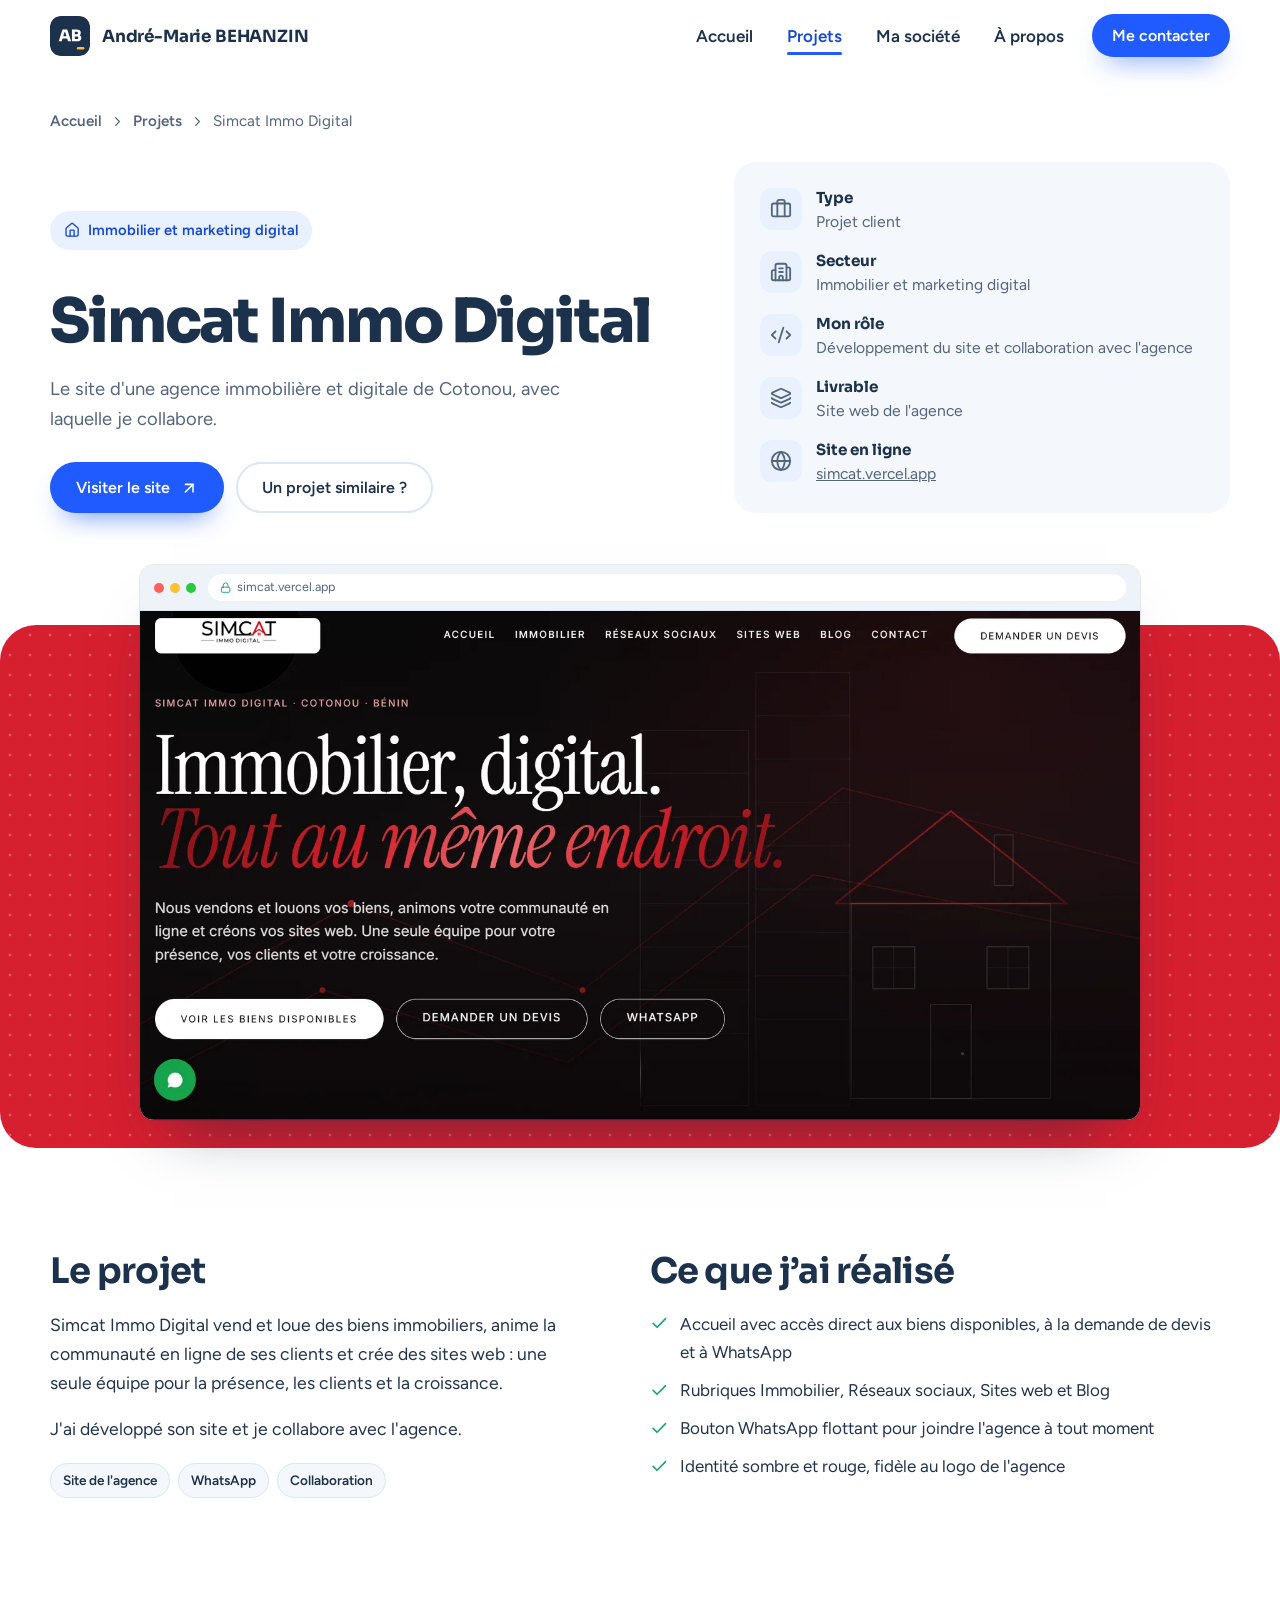
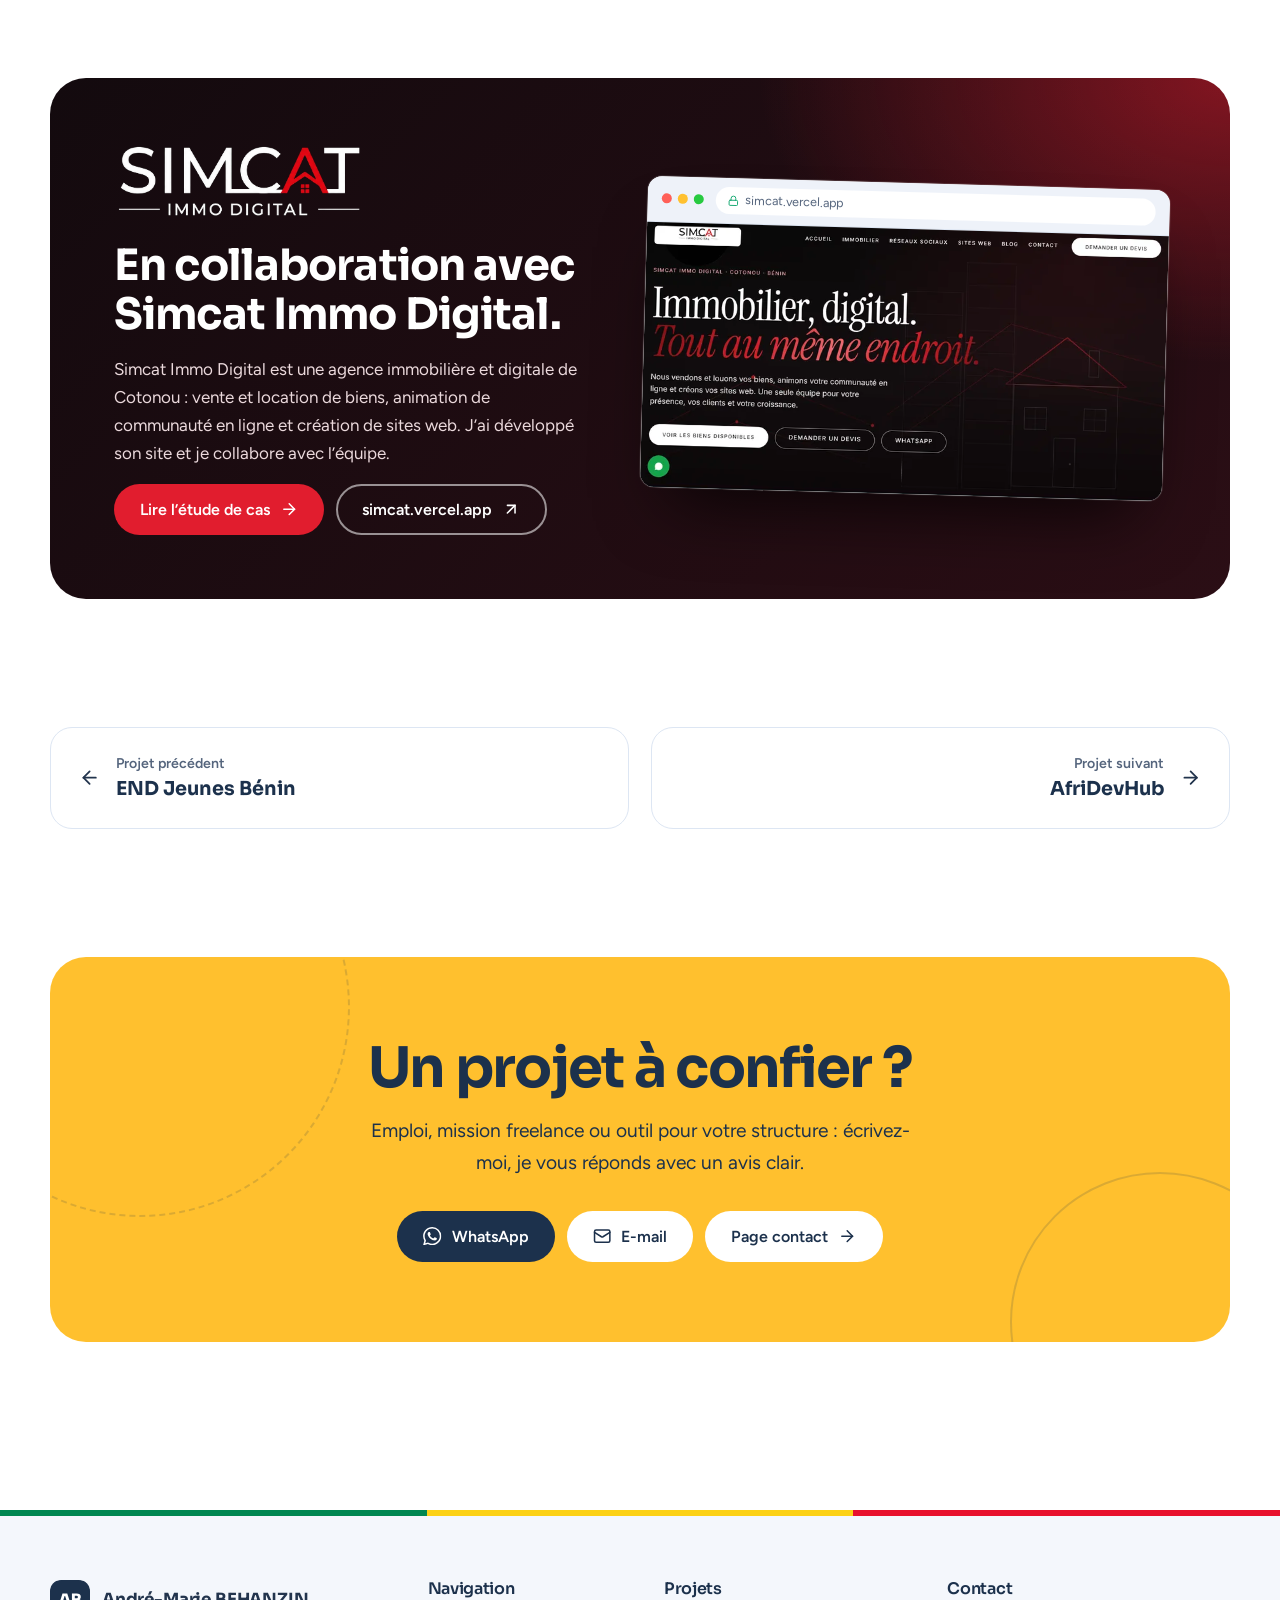
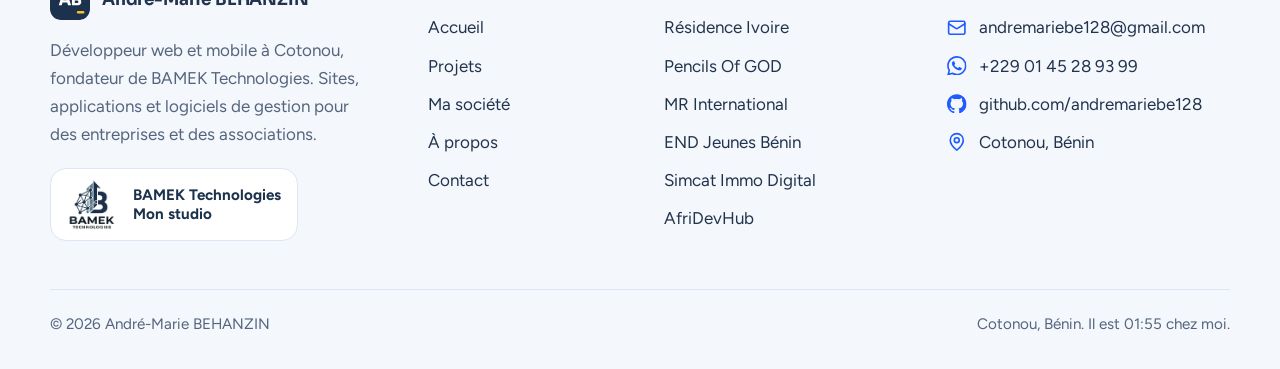
<file: projets/simcat-immo-digital.html>
<!DOCTYPE html>
<html lang="fr"><head><meta charset="utf-8"><meta name="viewport" content="width=device-width,initial-scale=1">
<title>Simcat Immo Digital | Projet d&#x27;André-Marie BEHANZIN</title><meta name="description" content="Site d&#x27;une agence immobilière et digitale de Cotonou : biens à vendre et à louer, réseaux sociaux, création de sites web.">
<link rel="canonical" href="https://portfolio-andre-marie-behanzin.vercel.app/projets/simcat-immo-digital">
<meta property="og:type" content="website"><meta property="og:locale" content="fr_FR"><meta property="og:site_name" content="André-Marie BEHANZIN">
<meta property="og:title" content="Simcat Immo Digital | Projet d&#x27;André-Marie BEHANZIN"><meta property="og:description" content="Site d&#x27;une agence immobilière et digitale de Cotonou : biens à vendre et à louer, réseaux sociaux, création de sites web."><meta property="og:url" content="https://portfolio-andre-marie-behanzin.vercel.app/projets/simcat-immo-digital">
<meta property="og:image" content="https://portfolio-andre-marie-behanzin.vercel.app/assets/img/og-image.jpg"><meta property="og:image:width" content="1200"><meta property="og:image:height" content="630">
<meta name="twitter:card" content="summary_large_image"><meta name="twitter:title" content="Simcat Immo Digital | Projet d&#x27;André-Marie BEHANZIN"><meta name="twitter:description" content="Site d&#x27;une agence immobilière et digitale de Cotonou : biens à vendre et à louer, réseaux sociaux, création de sites web."><meta name="twitter:image" content="https://portfolio-andre-marie-behanzin.vercel.app/assets/img/og-image.jpg">
<meta name="theme-color" content="#1F5BFF">
<link rel="icon" href="../favicon.svg" type="image/svg+xml"><link rel="icon" href="../favicon.ico" sizes="48x48"><link rel="apple-touch-icon" href="../apple-touch-icon.png"><link rel="manifest" href="../site.webmanifest">
<link rel="preload" href="../assets/fonts/sora-800.woff2" as="font" type="font/woff2" crossorigin><link rel="preload" href="../assets/fonts/figtree-400.woff2" as="font" type="font/woff2" crossorigin>
<link rel="stylesheet" href="../assets/css/site.css"><script type="application/ld+json">{"@context": "https://schema.org", "@type": "CreativeWork", "name": "Simcat Immo Digital", "description": "Site d’une agence immobilière et digitale de Cotonou : biens à vendre et à louer, réseaux sociaux, création de sites web.", "creator": {"@id": "https://portfolio-andre-marie-behanzin.vercel.app/#person"}, "url": "https://simcat.vercel.app/"}</script></head>
<body><svg width="0" height="0" style="position:absolute" aria-hidden="true" focusable="false"><defs><symbol id="b-github" viewBox="0 0 24 24"><path d="M12 .297c-6.63 0-12 5.373-12 12 0 5.303 3.438 9.8 8.205 11.385.6.113.82-.258.82-.577 0-.285-.01-1.04-.015-2.04-3.338.724-4.042-1.61-4.042-1.61C4.422 18.07 3.633 17.7 3.633 17.7c-1.087-.744.084-.729.084-.729 1.205.084 1.838 1.236 1.838 1.236 1.07 1.835 2.809 1.305 3.495.998.108-.776.417-1.305.76-1.605-2.665-.3-5.466-1.332-5.466-5.93 0-1.31.465-2.38 1.235-3.22-.135-.303-.54-1.523.105-3.176 0 0 1.005-.322 3.3 1.23.96-.267 1.98-.399 3-.405 1.02.006 2.04.138 3 .405 2.28-1.552 3.285-1.23 3.285-1.23.645 1.653.24 2.873.12 3.176.765.84 1.23 1.91 1.23 3.22 0 4.61-2.805 5.625-5.475 5.92.42.36.81 1.096.81 2.22 0 1.606-.015 2.896-.015 3.286 0 .315.21.69.825.57C20.565 22.092 24 17.592 24 12.297c0-6.627-5.373-12-12-12"/></symbol><symbol id="b-whatsapp" viewBox="0 0 24 24"><path d="M17.472 14.382c-.297-.149-1.758-.867-2.03-.967-.273-.099-.471-.148-.67.15-.197.297-.767.966-.94 1.164-.173.199-.347.223-.644.075-.297-.15-1.255-.463-2.39-1.475-.883-.788-1.48-1.761-1.653-2.059-.173-.297-.018-.458.13-.606.134-.133.298-.347.446-.52.149-.174.198-.298.298-.497.099-.198.05-.371-.025-.52-.075-.149-.669-1.612-.916-2.207-.242-.579-.487-.5-.669-.51-.173-.008-.371-.01-.57-.01-.198 0-.52.074-.792.372-.272.297-1.04 1.016-1.04 2.479 0 1.462 1.065 2.875 1.213 3.074.149.198 2.096 3.2 5.077 4.487.709.306 1.262.489 1.694.625.712.227 1.36.195 1.871.118.571-.085 1.758-.719 2.006-1.413.248-.694.248-1.289.173-1.413-.074-.124-.272-.198-.57-.347m-5.421 7.403h-.004a9.87 9.87 0 01-5.031-1.378l-.361-.214-3.741.982.998-3.648-.235-.374a9.86 9.86 0 01-1.51-5.26c.001-5.45 4.436-9.884 9.888-9.884 2.64 0 5.122 1.03 6.988 2.898a9.825 9.825 0 012.893 6.994c-.003 5.45-4.437 9.884-9.885 9.884m8.413-18.297A11.815 11.815 0 0012.05 0C5.495 0 .16 5.335.157 11.892c0 2.096.547 4.142 1.588 5.945L.057 24l6.305-1.654a11.882 11.882 0 005.683 1.448h.005c6.554 0 11.89-5.335 11.893-11.893a11.821 11.821 0 00-3.48-8.413Z"/></symbol><symbol id="l-arrow-left" viewBox="0 0 24 24"><path d="m12 19-7-7 7-7" />
  <path d="M19 12H5" /></symbol><symbol id="l-arrow-right" viewBox="0 0 24 24"><path d="M5 12h14" />
  <path d="m12 5 7 7-7 7" /></symbol><symbol id="l-arrow-up-right" viewBox="0 0 24 24"><path d="M7 7h10v10" />
  <path d="M7 17 17 7" /></symbol><symbol id="l-briefcase" viewBox="0 0 24 24"><path d="M16 20V4a2 2 0 0 0-2-2h-4a2 2 0 0 0-2 2v16" />
  <rect width="20" height="14" x="2" y="6" rx="2" /></symbol><symbol id="l-building-2" viewBox="0 0 24 24"><path d="M10 12h4" />
  <path d="M10 8h4" />
  <path d="M14 21v-3a2 2 0 0 0-4 0v3" />
  <path d="M6 10H4a2 2 0 0 0-2 2v7a2 2 0 0 0 2 2h16a2 2 0 0 0 2-2V9a2 2 0 0 0-2-2h-2" />
  <path d="M6 21V5a2 2 0 0 1 2-2h8a2 2 0 0 1 2 2v16" /></symbol><symbol id="l-check" viewBox="0 0 24 24"><path d="M20 6 9 17l-5-5" /></symbol><symbol id="l-chevron-right" viewBox="0 0 24 24"><path d="m9 18 6-6-6-6" /></symbol><symbol id="l-code-xml" viewBox="0 0 24 24"><path d="m18 16 4-4-4-4" />
  <path d="m6 8-4 4 4 4" />
  <path d="m14.5 4-5 16" /></symbol><symbol id="l-globe" viewBox="0 0 24 24"><circle cx="12" cy="12" r="10" />
  <path d="M12 2a14.5 14.5 0 0 0 0 20 14.5 14.5 0 0 0 0-20" />
  <path d="M2 12h20" /></symbol><symbol id="l-house" viewBox="0 0 24 24"><path d="M15 21v-8a1 1 0 0 0-1-1h-4a1 1 0 0 0-1 1v8" />
  <path d="M3 10a2 2 0 0 1 .709-1.528l7-6a2 2 0 0 1 2.582 0l7 6A2 2 0 0 1 21 10v9a2 2 0 0 1-2 2H5a2 2 0 0 1-2-2z" /></symbol><symbol id="l-layers" viewBox="0 0 24 24"><path d="M12.83 2.18a2 2 0 0 0-1.66 0L2.6 6.08a1 1 0 0 0 0 1.83l8.58 3.91a2 2 0 0 0 1.66 0l8.58-3.9a1 1 0 0 0 0-1.83z" />
  <path d="M2 12a1 1 0 0 0 .58.91l8.6 3.91a2 2 0 0 0 1.65 0l8.58-3.9A1 1 0 0 0 22 12" />
  <path d="M2 17a1 1 0 0 0 .58.91l8.6 3.91a2 2 0 0 0 1.65 0l8.58-3.9A1 1 0 0 0 22 17" /></symbol><symbol id="l-lock" viewBox="0 0 24 24"><rect width="18" height="11" x="3" y="11" rx="2" ry="2" />
  <path d="M7 11V7a5 5 0 0 1 10 0v4" /></symbol><symbol id="l-mail" viewBox="0 0 24 24"><path d="m22 7-8.991 5.727a2 2 0 0 1-2.009 0L2 7" />
  <rect x="2" y="4" width="20" height="16" rx="2" /></symbol><symbol id="l-map-pin" viewBox="0 0 24 24"><path d="M20 10c0 4.993-5.539 10.193-7.399 11.799a1 1 0 0 1-1.202 0C9.539 20.193 4 14.993 4 10a8 8 0 0 1 16 0" />
  <circle cx="12" cy="10" r="3" /></symbol><symbol id="l-menu" viewBox="0 0 24 24"><path d="M4 5h16" />
  <path d="M4 12h16" />
  <path d="M4 19h16" /></symbol><symbol id="l-x" viewBox="0 0 24 24"><path d="M18 6 6 18" />
  <path d="m6 6 12 12" /></symbol></defs></svg><a class="skip" href="#main">Aller au contenu</a><div class="progress" aria-hidden="true"></div>
<header class="site-header"><div class="wrap bar-row">
<a class="brand" href="../" aria-label="André-Marie BEHANZIN, accueil"><svg viewBox="0 0 64 64" aria-hidden="true"><rect width="64" height="64" rx="15" fill="#1C314C"/><g transform="translate(13.80 40.40) scale(0.02553 -0.02553)" fill="#fff"><path d="M8 0 242 730H540L782 0H590L402 600L455 580H323L377 600L194 0ZM199 169 255 321H532L588 169Z"/><path transform="translate(760 0)" d="M234 -6V136H395Q436 136 456.0 157.0Q476 178 476 218Q476 258 456.0 278.5Q436 299 395 299H234V409H389Q466 409 527.0 390.5Q588 372 623.0 330.0Q658 288 658 218V204Q658 138 627.0 91.0Q596 44 536.0 19.0Q476 -6 389 -6ZM74 -6V736H254V-6ZM234 327V437H368Q409 437 427.5 457.5Q446 478 446 515Q446 553 427.5 573.5Q409 594 368 594H234V736H360Q488 736 558.0 682.5Q628 629 628 530V515Q628 446 592.5 404.5Q557 363 496.5 345.0Q436 327 360 327Z"/></g><rect x="43" y="49.5" width="12" height="4" rx="2" fill="#FFC02E"/></svg><span>André-Marie BEHANZIN</span></a>
<nav class="nav" aria-label="Navigation principale"><a href="../">Accueil</a><a href="../projets" aria-current="page">Projets</a><a href="../bamek">Ma société</a><a href="../apropos">À propos</a><a class="btn btn-cobalt" href="../contact">Me contacter</a></nav>
<button class="menu-btn" type="button" aria-expanded="false" aria-label="Ouvrir le menu"><svg class="i i-open" aria-hidden="true" focusable="false"><use href="#l-menu"/></svg><svg class="i i-close" aria-hidden="true" focusable="false"><use href="#l-x"/></svg></button>
</div></header><main id="main"><div class="wrap"><nav class="crumbs" aria-label="Fil d’Ariane"><a href="../">Accueil</a><svg class="i " aria-hidden="true" focusable="false"><use href="#l-chevron-right"/></svg><a href="../projets">Projets</a><svg class="i " aria-hidden="true" focusable="false"><use href="#l-chevron-right"/></svg><span aria-current="page">Simcat Immo Digital</span></nav>
<div class="case-head"><div><span class="kick"><svg class="i " aria-hidden="true" focusable="false"><use href="#l-house"/></svg>Immobilier et marketing digital</span><h1>Simcat Immo Digital</h1><p class="lead">Le site d&#x27;une agence immobilière et digitale de Cotonou, avec laquelle je collabore.</p>
<div class="actions" style="margin-top:28px"><a class="btn btn-cobalt" href="https://simcat.vercel.app/" target="_blank" rel="noopener">Visiter le site<svg class="i i-up" aria-hidden="true" focusable="false"><use href="#l-arrow-up-right"/></svg></a><a class="btn btn-line" href="../contact?type=Projet%20pour%20mon%20entreprise">Un projet similaire ?</a></div></div>
<ul class="meta"><li><span class="tile"><svg class="i " aria-hidden="true" focusable="false"><use href="#l-briefcase"/></svg></span><div><b>Type</b><span>Projet client</span></div></li><li><span class="tile"><svg class="i " aria-hidden="true" focusable="false"><use href="#l-building-2"/></svg></span><div><b>Secteur</b><span>Immobilier et marketing digital</span></div></li><li><span class="tile"><svg class="i " aria-hidden="true" focusable="false"><use href="#l-code-xml"/></svg></span><div><b>Mon rôle</b><span>Développement du site et collaboration avec l&#x27;agence</span></div></li><li><span class="tile"><svg class="i " aria-hidden="true" focusable="false"><use href="#l-layers"/></svg></span><div><b>Livrable</b><span>Site web de l&#x27;agence</span></div></li><li><span class="tile"><svg class="i " aria-hidden="true" focusable="false"><use href="#l-globe"/></svg></span><div><b>Site en ligne</b><span><a href="https://simcat.vercel.app/" target="_blank" rel="noopener">simcat.vercel.app</a></span></div></li></ul></div></div>
<section class="case-hero" style="--brand:#D61F2F"><div class="band"></div><div class="wrap"><span class="shot"><span class="bar"><span class="dots"><i></i><i></i><i></i></span><span class="url"><svg class="i " aria-hidden="true" focusable="false"><use href="#l-lock"/></svg>simcat.vercel.app</span></span><img src="../assets/img/hero-simcat-1600.webp" srcset="../assets/img/hero-simcat-800.webp 800w, ../assets/img/hero-simcat-1600.webp 1600w" sizes="(min-width:1000px) 1000px, 94vw" width="1600" height="815" alt="Page d&#x27;accueil du site de Simcat Immo Digital : « Immobilier, digital. Tout au même endroit. »" fetchpriority="high" decoding="async"></span></div></section>
<section class="sec"><div class="wrap case-cols"><div class="reveal"><h2>Le projet</h2><p>Simcat Immo Digital vend et loue des biens immobiliers, anime la communauté en ligne de ses clients et crée des sites web : une seule équipe pour la présence, les clients et la croissance.</p><p>J&#x27;ai développé son site et je collabore avec l&#x27;agence.</p><ul class="tags" style="margin-top:20px"><li>Site de l&#x27;agence</li><li>WhatsApp</li><li>Collaboration</li></ul></div>
<div class="reveal"><h2>Ce que j’ai réalisé</h2><ul class="points"><li><svg class="i " aria-hidden="true" focusable="false"><use href="#l-check"/></svg><span>Accueil avec accès direct aux biens disponibles, à la demande de devis et à WhatsApp</span></li><li><svg class="i " aria-hidden="true" focusable="false"><use href="#l-check"/></svg><span>Rubriques Immobilier, Réseaux sociaux, Sites web et Blog</span></li><li><svg class="i " aria-hidden="true" focusable="false"><use href="#l-check"/></svg><span>Bouton WhatsApp flottant pour joindre l&#x27;agence à tout moment</span></li><li><svg class="i " aria-hidden="true" focusable="false"><use href="#l-check"/></svg><span>Identité sombre et rouge, fidèle au logo de l&#x27;agence</span></li></ul></div></div></section>
<section class="sec--tight"><div class="wrap"><div class="simcat reveal">
<div><img class="logo" src="../assets/img/logo-simcat-783.webp" width="783" height="245" alt="Logo de Simcat Immo Digital" loading="lazy">
<h2>En collaboration avec Simcat Immo Digital.</h2>
<p>Simcat Immo Digital est une agence immobilière et digitale de Cotonou : vente et location de biens, animation de communauté en ligne et création de sites web. J’ai développé son site et je collabore avec l’équipe.</p>
<div class="actions"><a class="btn btn-red" href="../projets/simcat-immo-digital">Lire l’étude de cas<svg class="i i-go" aria-hidden="true" focusable="false"><use href="#l-arrow-right"/></svg></a>
<a class="btn btn-ghost" href="https://simcat.vercel.app/" target="_blank" rel="noopener">simcat.vercel.app<svg class="i i-up" aria-hidden="true" focusable="false"><use href="#l-arrow-up-right"/></svg></a></div></div>
<a href="../projets/simcat-immo-digital" aria-label="Voir le projet Simcat Immo Digital"><span class="shot"><span class="bar"><span class="dots"><i></i><i></i><i></i></span><span class="url"><svg class="i " aria-hidden="true" focusable="false"><use href="#l-lock"/></svg>simcat.vercel.app</span></span><img src="../assets/img/hero-simcat-1600.webp" srcset="../assets/img/hero-simcat-800.webp 800w, ../assets/img/hero-simcat-1600.webp 1600w" sizes="(min-width:900px) 46vw, 92vw" width="1600" height="815" alt="Page d&#x27;accueil du site de Simcat Immo Digital : « Immobilier, digital. Tout au même endroit. »" loading="lazy" decoding="async"></span></a>
</div></div></section><section class="sec--tight"><div class="wrap"><div class="pn"><a href="../projets/end-jeunes-benin"><svg class="i " aria-hidden="true" focusable="false"><use href="#l-arrow-left"/></svg><div><small>Projet précédent</small><b>END Jeunes Bénin</b></div></a><a href="../projets/afridevhub"><div><small>Projet suivant</small><b>AfriDevHub</b></div><svg class="i " aria-hidden="true" focusable="false"><use href="#l-arrow-right"/></svg></a></div></div></section><section class="sec--tight"><div class="wrap"><div class="cta reveal">
<h2>Un projet à confier ?</h2><p>Emploi, mission freelance ou outil pour votre structure : écrivez-moi, je vous réponds avec un avis clair.</p>
<div class="actions"><a class="btn btn-marine" href="https://wa.me/2290145289399" target="_blank" rel="noopener"><svg class="i i--b " aria-hidden="true" focusable="false"><use href="#b-whatsapp"/></svg>WhatsApp</a>
<a class="btn btn-white" href="mailto:andremariebe128@gmail.com"><svg class="i " aria-hidden="true" focusable="false"><use href="#l-mail"/></svg>E-mail</a>
<a class="btn btn-white" href="../contact">Page contact<svg class="i i-go" aria-hidden="true" focusable="false"><use href="#l-arrow-right"/></svg></a></div></div></div></section></main><footer class="footer"><div class="wrap"><div class="footer-grid">
<div class="about"><a class="brand" href="../"><svg viewBox="0 0 64 64" aria-hidden="true"><rect width="64" height="64" rx="15" fill="#1C314C"/><g transform="translate(13.80 40.40) scale(0.02553 -0.02553)" fill="#fff"><path d="M8 0 242 730H540L782 0H590L402 600L455 580H323L377 600L194 0ZM199 169 255 321H532L588 169Z"/><path transform="translate(760 0)" d="M234 -6V136H395Q436 136 456.0 157.0Q476 178 476 218Q476 258 456.0 278.5Q436 299 395 299H234V409H389Q466 409 527.0 390.5Q588 372 623.0 330.0Q658 288 658 218V204Q658 138 627.0 91.0Q596 44 536.0 19.0Q476 -6 389 -6ZM74 -6V736H254V-6ZM234 327V437H368Q409 437 427.5 457.5Q446 478 446 515Q446 553 427.5 573.5Q409 594 368 594H234V736H360Q488 736 558.0 682.5Q628 629 628 530V515Q628 446 592.5 404.5Q557 363 496.5 345.0Q436 327 360 327Z"/></g><rect x="43" y="49.5" width="12" height="4" rx="2" fill="#FFC02E"/></svg><span>André-Marie BEHANZIN</span></a>
<p>Développeur web et mobile à Cotonou, fondateur de BAMEK Technologies. Sites, applications et logiciels de gestion pour des entreprises et des associations.</p>
<a class="f-bamek" href="../bamek"><img src="../assets/img/logo-bamek-640.webp" width="500" height="477" alt="" loading="lazy"><span>BAMEK Technologies<br>Mon studio</span></a></div>
<div><h3>Navigation</h3><ul><li><a href="../">Accueil</a></li><li><a href="../projets">Projets</a></li><li><a href="../bamek">Ma société</a></li><li><a href="../apropos">À propos</a></li><li><a href="../contact">Contact</a></li></ul></div>
<div><h3>Projets</h3><ul><li><a href="../projets/residence-ivoire">Résidence Ivoire</a></li><li><a href="../projets/pencils-of-god">Pencils Of GOD</a></li><li><a href="../projets/mr-international">MR International</a></li><li><a href="../projets/end-jeunes-benin">END Jeunes Bénin</a></li><li><a href="../projets/simcat-immo-digital">Simcat Immo Digital</a></li><li><a href="../projets/afridevhub">AfriDevHub</a></li></ul></div>
<div><h3>Contact</h3><ul class="f-contact">
<li><svg class="i " aria-hidden="true" focusable="false"><use href="#l-mail"/></svg><a href="mailto:andremariebe128@gmail.com">andremariebe128@gmail.com</a></li>
<li><svg class="i i--b " aria-hidden="true" focusable="false"><use href="#b-whatsapp"/></svg><a href="https://wa.me/2290145289399" target="_blank" rel="noopener">+229 01 45 28 93 99</a></li>
<li><svg class="i i--b " aria-hidden="true" focusable="false"><use href="#b-github"/></svg><a href="https://github.com/andremariebe128" target="_blank" rel="noopener">github.com/andremariebe128</a></li>
<li><svg class="i " aria-hidden="true" focusable="false"><use href="#l-map-pin"/></svg><span>Cotonou, Bénin</span></li></ul></div>
</div>
<div class="footer-bottom"><span>© 2026 André-Marie BEHANZIN</span><span>Cotonou, Bénin. Il est <span data-clock>--:--</span> chez moi.</span></div></div></footer>
<script src="../assets/js/site.js" defer></script></body></html>
</file>
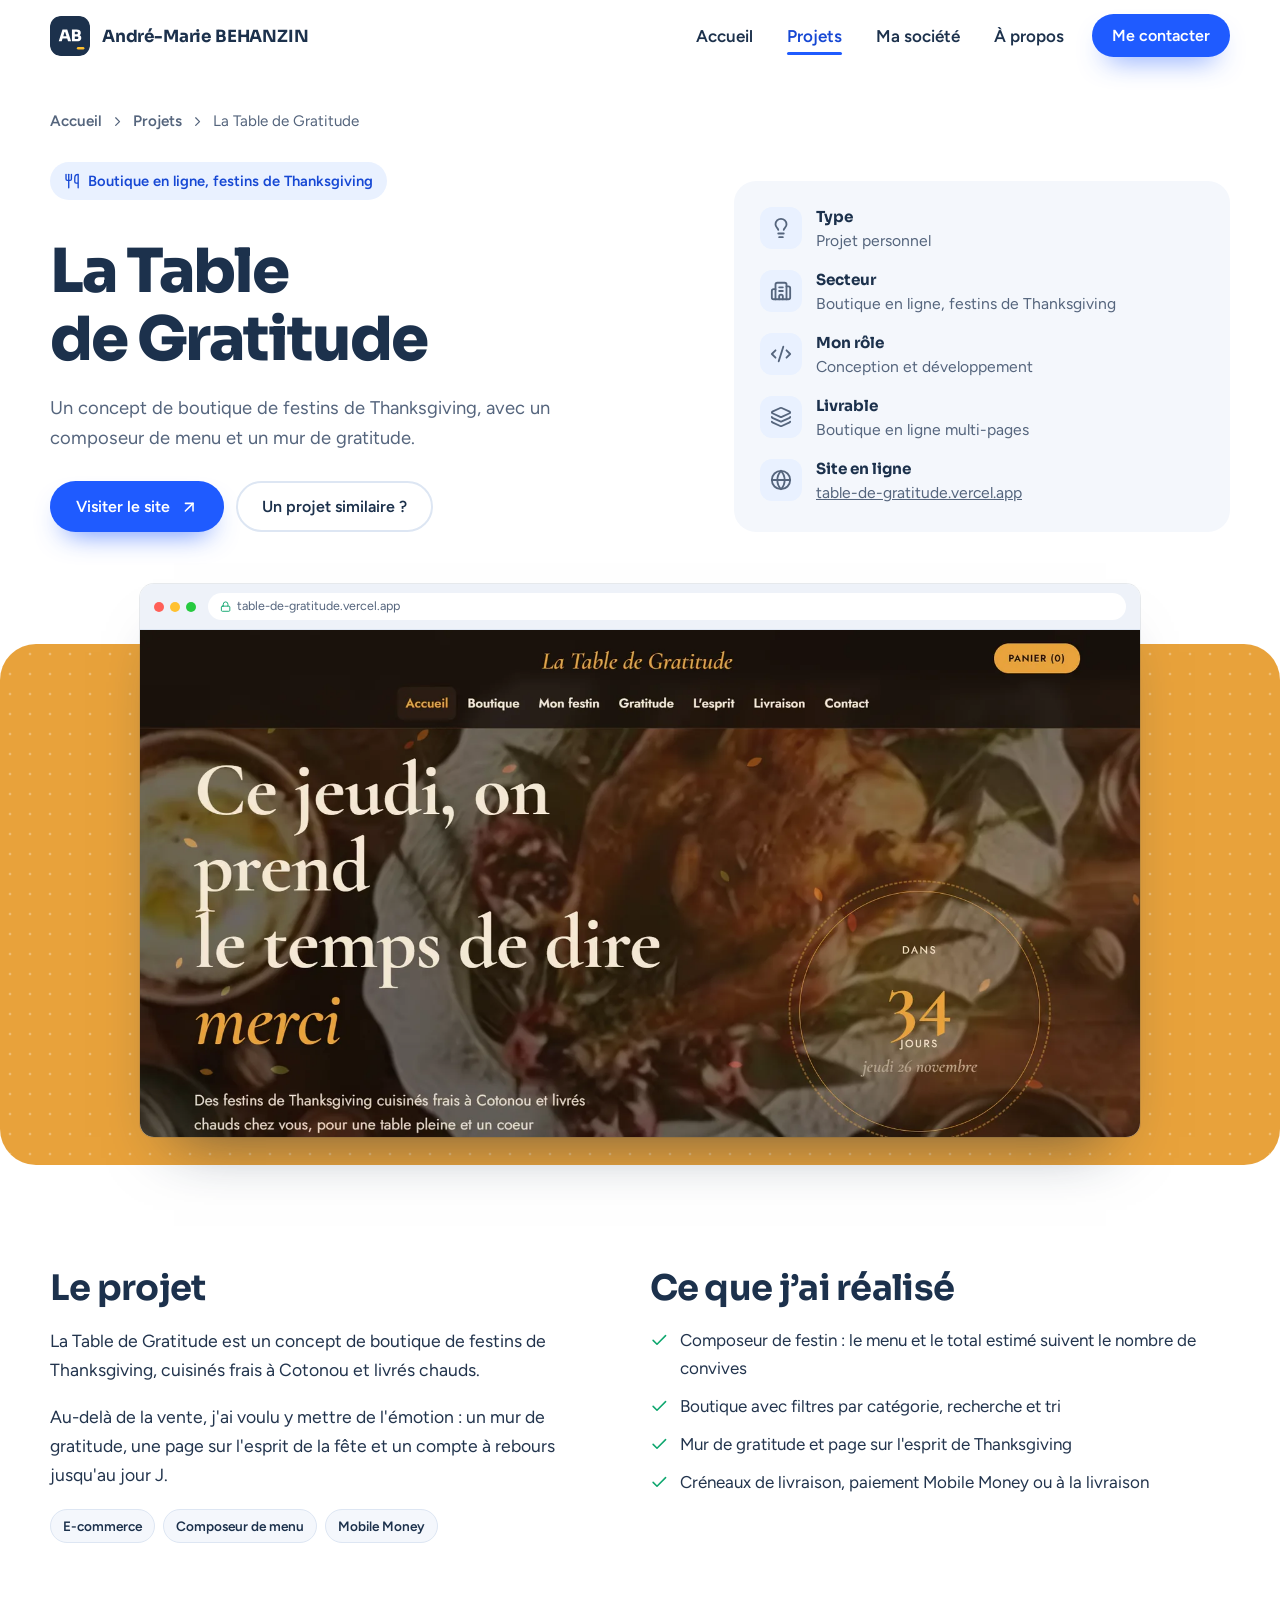
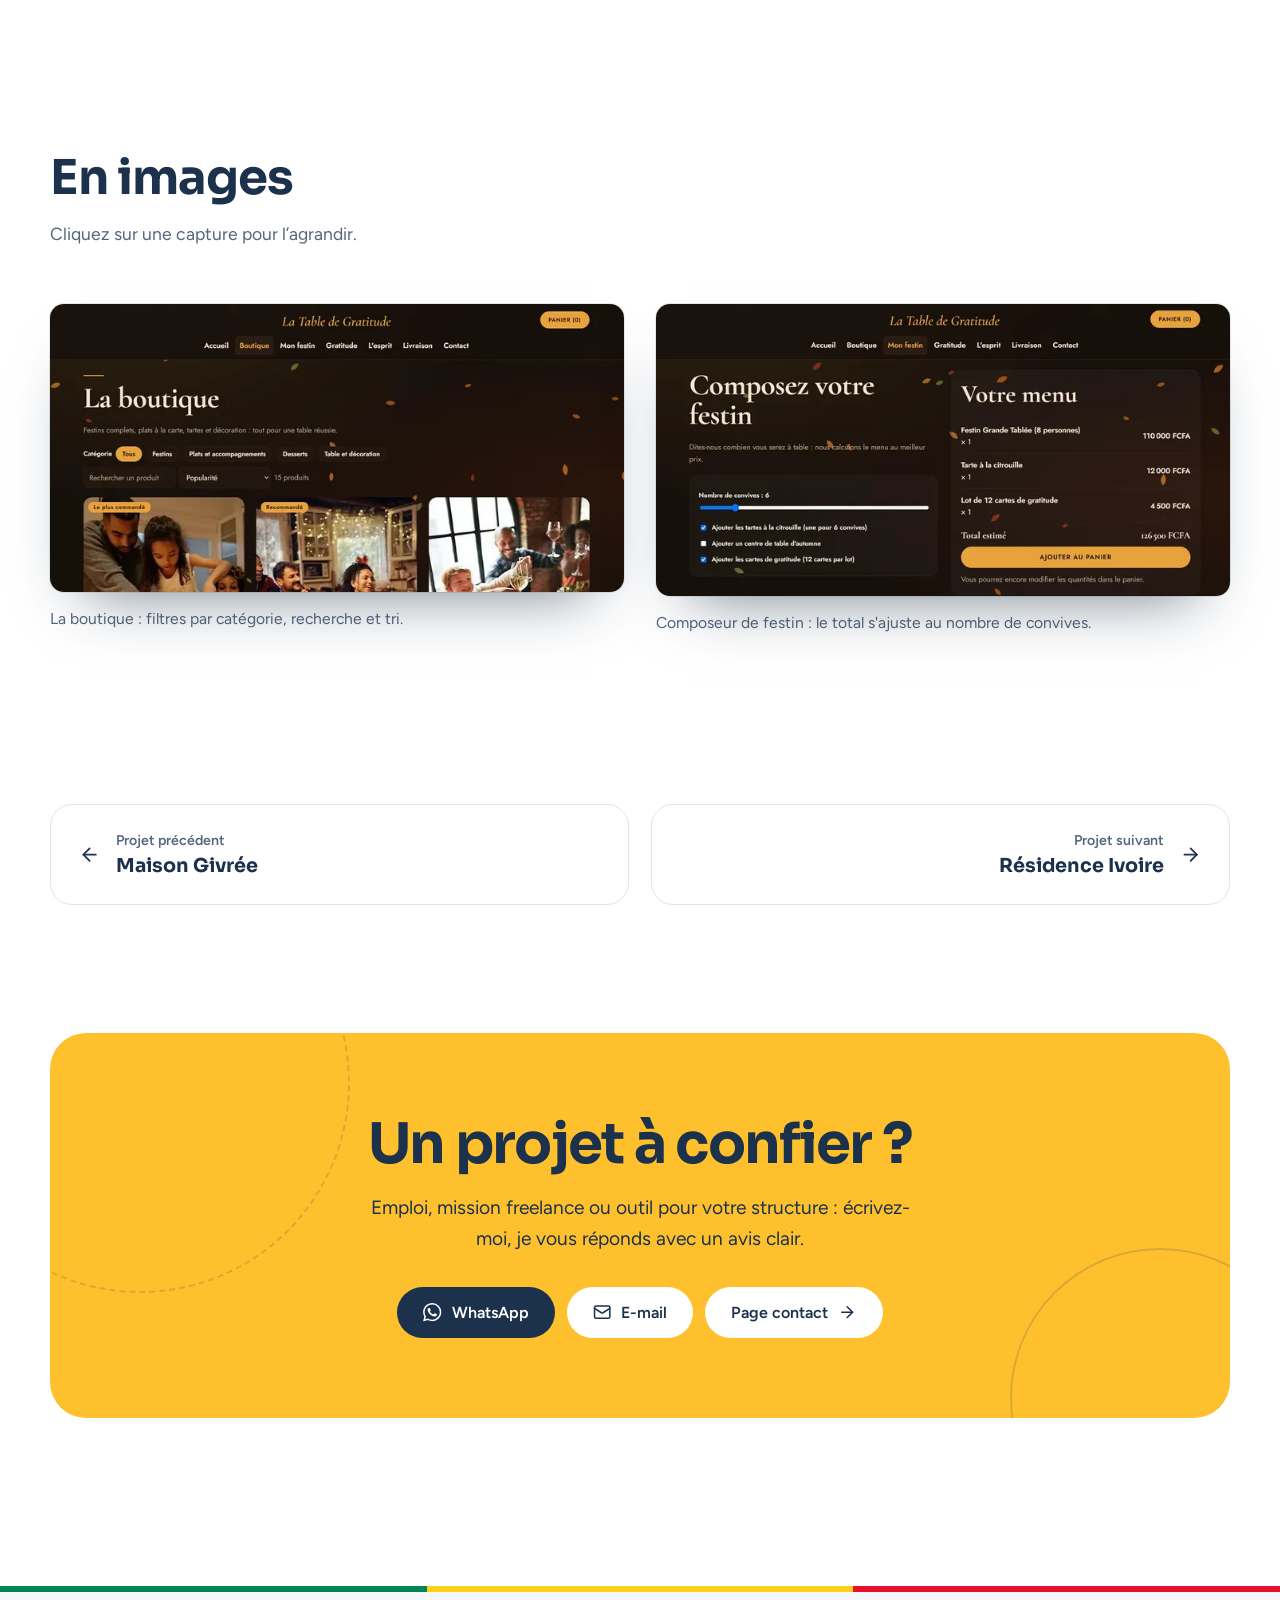
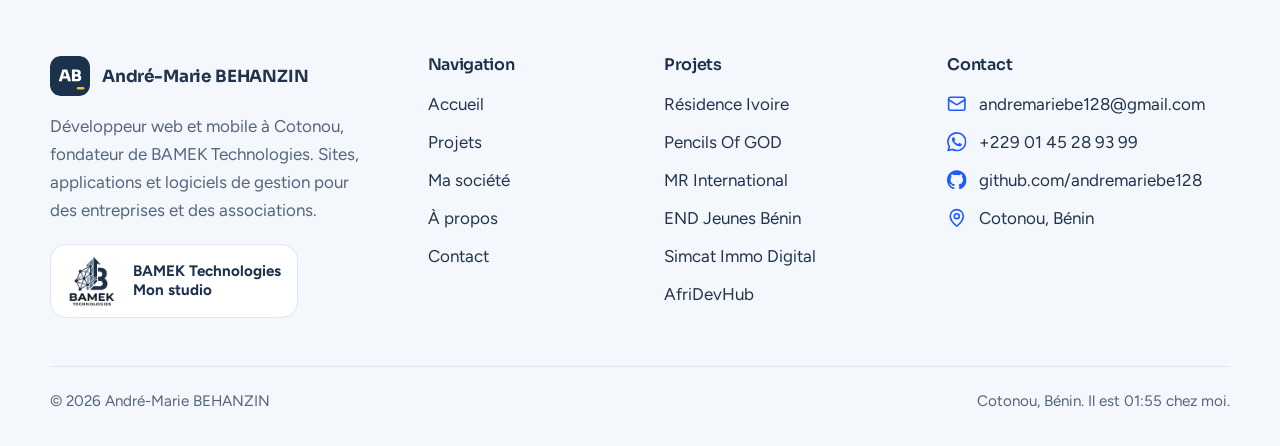
<file: projets/table-de-gratitude.html>
<!DOCTYPE html>
<html lang="fr"><head><meta charset="utf-8"><meta name="viewport" content="width=device-width,initial-scale=1">
<title>La Table de Gratitude | Projet d&#x27;André-Marie BEHANZIN</title><meta name="description" content="Concept de boutique de festins de Thanksgiving, avec composeur de menu selon le nombre de convives et mur de gratitude.">
<link rel="canonical" href="https://portfolio-andre-marie-behanzin.vercel.app/projets/table-de-gratitude">
<meta property="og:type" content="website"><meta property="og:locale" content="fr_FR"><meta property="og:site_name" content="André-Marie BEHANZIN">
<meta property="og:title" content="La Table de Gratitude | Projet d&#x27;André-Marie BEHANZIN"><meta property="og:description" content="Concept de boutique de festins de Thanksgiving, avec composeur de menu selon le nombre de convives et mur de gratitude."><meta property="og:url" content="https://portfolio-andre-marie-behanzin.vercel.app/projets/table-de-gratitude">
<meta property="og:image" content="https://portfolio-andre-marie-behanzin.vercel.app/assets/img/og-image.jpg"><meta property="og:image:width" content="1200"><meta property="og:image:height" content="630">
<meta name="twitter:card" content="summary_large_image"><meta name="twitter:title" content="La Table de Gratitude | Projet d&#x27;André-Marie BEHANZIN"><meta name="twitter:description" content="Concept de boutique de festins de Thanksgiving, avec composeur de menu selon le nombre de convives et mur de gratitude."><meta name="twitter:image" content="https://portfolio-andre-marie-behanzin.vercel.app/assets/img/og-image.jpg">
<meta name="theme-color" content="#1F5BFF">
<link rel="icon" href="../favicon.svg" type="image/svg+xml"><link rel="icon" href="../favicon.ico" sizes="48x48"><link rel="apple-touch-icon" href="../apple-touch-icon.png"><link rel="manifest" href="../site.webmanifest">
<link rel="preload" href="../assets/fonts/sora-800.woff2" as="font" type="font/woff2" crossorigin><link rel="preload" href="../assets/fonts/figtree-400.woff2" as="font" type="font/woff2" crossorigin>
<link rel="stylesheet" href="../assets/css/site.css"><script type="application/ld+json">{"@context": "https://schema.org", "@type": "CreativeWork", "name": "La Table de Gratitude", "description": "Concept de boutique de festins de Thanksgiving, avec composeur de menu selon le nombre de convives et mur de gratitude.", "creator": {"@id": "https://portfolio-andre-marie-behanzin.vercel.app/#person"}, "url": "https://table-de-gratitude.vercel.app/"}</script></head>
<body><svg width="0" height="0" style="position:absolute" aria-hidden="true" focusable="false"><defs><symbol id="b-github" viewBox="0 0 24 24"><path d="M12 .297c-6.63 0-12 5.373-12 12 0 5.303 3.438 9.8 8.205 11.385.6.113.82-.258.82-.577 0-.285-.01-1.04-.015-2.04-3.338.724-4.042-1.61-4.042-1.61C4.422 18.07 3.633 17.7 3.633 17.7c-1.087-.744.084-.729.084-.729 1.205.084 1.838 1.236 1.838 1.236 1.07 1.835 2.809 1.305 3.495.998.108-.776.417-1.305.76-1.605-2.665-.3-5.466-1.332-5.466-5.93 0-1.31.465-2.38 1.235-3.22-.135-.303-.54-1.523.105-3.176 0 0 1.005-.322 3.3 1.23.96-.267 1.98-.399 3-.405 1.02.006 2.04.138 3 .405 2.28-1.552 3.285-1.23 3.285-1.23.645 1.653.24 2.873.12 3.176.765.84 1.23 1.91 1.23 3.22 0 4.61-2.805 5.625-5.475 5.92.42.36.81 1.096.81 2.22 0 1.606-.015 2.896-.015 3.286 0 .315.21.69.825.57C20.565 22.092 24 17.592 24 12.297c0-6.627-5.373-12-12-12"/></symbol><symbol id="b-whatsapp" viewBox="0 0 24 24"><path d="M17.472 14.382c-.297-.149-1.758-.867-2.03-.967-.273-.099-.471-.148-.67.15-.197.297-.767.966-.94 1.164-.173.199-.347.223-.644.075-.297-.15-1.255-.463-2.39-1.475-.883-.788-1.48-1.761-1.653-2.059-.173-.297-.018-.458.13-.606.134-.133.298-.347.446-.52.149-.174.198-.298.298-.497.099-.198.05-.371-.025-.52-.075-.149-.669-1.612-.916-2.207-.242-.579-.487-.5-.669-.51-.173-.008-.371-.01-.57-.01-.198 0-.52.074-.792.372-.272.297-1.04 1.016-1.04 2.479 0 1.462 1.065 2.875 1.213 3.074.149.198 2.096 3.2 5.077 4.487.709.306 1.262.489 1.694.625.712.227 1.36.195 1.871.118.571-.085 1.758-.719 2.006-1.413.248-.694.248-1.289.173-1.413-.074-.124-.272-.198-.57-.347m-5.421 7.403h-.004a9.87 9.87 0 01-5.031-1.378l-.361-.214-3.741.982.998-3.648-.235-.374a9.86 9.86 0 01-1.51-5.26c.001-5.45 4.436-9.884 9.888-9.884 2.64 0 5.122 1.03 6.988 2.898a9.825 9.825 0 012.893 6.994c-.003 5.45-4.437 9.884-9.885 9.884m8.413-18.297A11.815 11.815 0 0012.05 0C5.495 0 .16 5.335.157 11.892c0 2.096.547 4.142 1.588 5.945L.057 24l6.305-1.654a11.882 11.882 0 005.683 1.448h.005c6.554 0 11.89-5.335 11.893-11.893a11.821 11.821 0 00-3.48-8.413Z"/></symbol><symbol id="l-arrow-left" viewBox="0 0 24 24"><path d="m12 19-7-7 7-7" />
  <path d="M19 12H5" /></symbol><symbol id="l-arrow-right" viewBox="0 0 24 24"><path d="M5 12h14" />
  <path d="m12 5 7 7-7 7" /></symbol><symbol id="l-arrow-up-right" viewBox="0 0 24 24"><path d="M7 7h10v10" />
  <path d="M7 17 17 7" /></symbol><symbol id="l-building-2" viewBox="0 0 24 24"><path d="M10 12h4" />
  <path d="M10 8h4" />
  <path d="M14 21v-3a2 2 0 0 0-4 0v3" />
  <path d="M6 10H4a2 2 0 0 0-2 2v7a2 2 0 0 0 2 2h16a2 2 0 0 0 2-2V9a2 2 0 0 0-2-2h-2" />
  <path d="M6 21V5a2 2 0 0 1 2-2h8a2 2 0 0 1 2 2v16" /></symbol><symbol id="l-check" viewBox="0 0 24 24"><path d="M20 6 9 17l-5-5" /></symbol><symbol id="l-chevron-right" viewBox="0 0 24 24"><path d="m9 18 6-6-6-6" /></symbol><symbol id="l-code-xml" viewBox="0 0 24 24"><path d="m18 16 4-4-4-4" />
  <path d="m6 8-4 4 4 4" />
  <path d="m14.5 4-5 16" /></symbol><symbol id="l-globe" viewBox="0 0 24 24"><circle cx="12" cy="12" r="10" />
  <path d="M12 2a14.5 14.5 0 0 0 0 20 14.5 14.5 0 0 0 0-20" />
  <path d="M2 12h20" /></symbol><symbol id="l-layers" viewBox="0 0 24 24"><path d="M12.83 2.18a2 2 0 0 0-1.66 0L2.6 6.08a1 1 0 0 0 0 1.83l8.58 3.91a2 2 0 0 0 1.66 0l8.58-3.9a1 1 0 0 0 0-1.83z" />
  <path d="M2 12a1 1 0 0 0 .58.91l8.6 3.91a2 2 0 0 0 1.65 0l8.58-3.9A1 1 0 0 0 22 12" />
  <path d="M2 17a1 1 0 0 0 .58.91l8.6 3.91a2 2 0 0 0 1.65 0l8.58-3.9A1 1 0 0 0 22 17" /></symbol><symbol id="l-lightbulb" viewBox="0 0 24 24"><path d="M15 14c.2-1 .7-1.7 1.5-2.5 1-.9 1.5-2.2 1.5-3.5A6 6 0 0 0 6 8c0 1 .2 2.2 1.5 3.5.7.7 1.3 1.5 1.5 2.5" />
  <path d="M9 18h6" />
  <path d="M10 22h4" /></symbol><symbol id="l-lock" viewBox="0 0 24 24"><rect width="18" height="11" x="3" y="11" rx="2" ry="2" />
  <path d="M7 11V7a5 5 0 0 1 10 0v4" /></symbol><symbol id="l-mail" viewBox="0 0 24 24"><path d="m22 7-8.991 5.727a2 2 0 0 1-2.009 0L2 7" />
  <rect x="2" y="4" width="20" height="16" rx="2" /></symbol><symbol id="l-map-pin" viewBox="0 0 24 24"><path d="M20 10c0 4.993-5.539 10.193-7.399 11.799a1 1 0 0 1-1.202 0C9.539 20.193 4 14.993 4 10a8 8 0 0 1 16 0" />
  <circle cx="12" cy="10" r="3" /></symbol><symbol id="l-menu" viewBox="0 0 24 24"><path d="M4 5h16" />
  <path d="M4 12h16" />
  <path d="M4 19h16" /></symbol><symbol id="l-utensils" viewBox="0 0 24 24"><path d="M3 2v7c0 1.1.9 2 2 2h4a2 2 0 0 0 2-2V2" />
  <path d="M7 2v20" />
  <path d="M21 15V2a5 5 0 0 0-5 5v6c0 1.1.9 2 2 2h3Zm0 0v7" /></symbol><symbol id="l-x" viewBox="0 0 24 24"><path d="M18 6 6 18" />
  <path d="m6 6 12 12" /></symbol></defs></svg><a class="skip" href="#main">Aller au contenu</a><div class="progress" aria-hidden="true"></div>
<header class="site-header"><div class="wrap bar-row">
<a class="brand" href="../" aria-label="André-Marie BEHANZIN, accueil"><svg viewBox="0 0 64 64" aria-hidden="true"><rect width="64" height="64" rx="15" fill="#1C314C"/><g transform="translate(13.80 40.40) scale(0.02553 -0.02553)" fill="#fff"><path d="M8 0 242 730H540L782 0H590L402 600L455 580H323L377 600L194 0ZM199 169 255 321H532L588 169Z"/><path transform="translate(760 0)" d="M234 -6V136H395Q436 136 456.0 157.0Q476 178 476 218Q476 258 456.0 278.5Q436 299 395 299H234V409H389Q466 409 527.0 390.5Q588 372 623.0 330.0Q658 288 658 218V204Q658 138 627.0 91.0Q596 44 536.0 19.0Q476 -6 389 -6ZM74 -6V736H254V-6ZM234 327V437H368Q409 437 427.5 457.5Q446 478 446 515Q446 553 427.5 573.5Q409 594 368 594H234V736H360Q488 736 558.0 682.5Q628 629 628 530V515Q628 446 592.5 404.5Q557 363 496.5 345.0Q436 327 360 327Z"/></g><rect x="43" y="49.5" width="12" height="4" rx="2" fill="#FFC02E"/></svg><span>André-Marie BEHANZIN</span></a>
<nav class="nav" aria-label="Navigation principale"><a href="../">Accueil</a><a href="../projets" aria-current="page">Projets</a><a href="../bamek">Ma société</a><a href="../apropos">À propos</a><a class="btn btn-cobalt" href="../contact">Me contacter</a></nav>
<button class="menu-btn" type="button" aria-expanded="false" aria-label="Ouvrir le menu"><svg class="i i-open" aria-hidden="true" focusable="false"><use href="#l-menu"/></svg><svg class="i i-close" aria-hidden="true" focusable="false"><use href="#l-x"/></svg></button>
</div></header><main id="main"><div class="wrap"><nav class="crumbs" aria-label="Fil d’Ariane"><a href="../">Accueil</a><svg class="i " aria-hidden="true" focusable="false"><use href="#l-chevron-right"/></svg><a href="../projets">Projets</a><svg class="i " aria-hidden="true" focusable="false"><use href="#l-chevron-right"/></svg><span aria-current="page">La Table de Gratitude</span></nav>
<div class="case-head"><div><span class="kick"><svg class="i " aria-hidden="true" focusable="false"><use href="#l-utensils"/></svg>Boutique en ligne, festins de Thanksgiving</span><h1>La Table de Gratitude</h1><p class="lead">Un concept de boutique de festins de Thanksgiving, avec un composeur de menu et un mur de gratitude.</p>
<div class="actions" style="margin-top:28px"><a class="btn btn-cobalt" href="https://table-de-gratitude.vercel.app/" target="_blank" rel="noopener">Visiter le site<svg class="i i-up" aria-hidden="true" focusable="false"><use href="#l-arrow-up-right"/></svg></a><a class="btn btn-line" href="../contact?type=Projet%20pour%20mon%20entreprise">Un projet similaire ?</a></div></div>
<ul class="meta"><li><span class="tile"><svg class="i " aria-hidden="true" focusable="false"><use href="#l-lightbulb"/></svg></span><div><b>Type</b><span>Projet personnel</span></div></li><li><span class="tile"><svg class="i " aria-hidden="true" focusable="false"><use href="#l-building-2"/></svg></span><div><b>Secteur</b><span>Boutique en ligne, festins de Thanksgiving</span></div></li><li><span class="tile"><svg class="i " aria-hidden="true" focusable="false"><use href="#l-code-xml"/></svg></span><div><b>Mon rôle</b><span>Conception et développement</span></div></li><li><span class="tile"><svg class="i " aria-hidden="true" focusable="false"><use href="#l-layers"/></svg></span><div><b>Livrable</b><span>Boutique en ligne multi-pages</span></div></li><li><span class="tile"><svg class="i " aria-hidden="true" focusable="false"><use href="#l-globe"/></svg></span><div><b>Site en ligne</b><span><a href="https://table-de-gratitude.vercel.app/" target="_blank" rel="noopener">table-de-gratitude.vercel.app</a></span></div></li></ul></div></div>
<section class="case-hero" style="--brand:#E8A23B"><div class="band"></div><div class="wrap"><span class="shot"><span class="bar"><span class="dots"><i></i><i></i><i></i></span><span class="url"><svg class="i " aria-hidden="true" focusable="false"><use href="#l-lock"/></svg>table-de-gratitude.vercel.app</span></span><img src="../assets/img/hero-table-1600.webp" srcset="../assets/img/hero-table-800.webp 800w, ../assets/img/hero-table-1600.webp 1600w" sizes="(min-width:1000px) 1000px, 94vw" width="1600" height="811" alt="Page d&#x27;accueil de La Table de Gratitude : « Ce jeudi, on prend le temps de dire merci »" fetchpriority="high" decoding="async"></span></div></section>
<section class="sec"><div class="wrap case-cols"><div class="reveal"><h2>Le projet</h2><p>La Table de Gratitude est un concept de boutique de festins de Thanksgiving, cuisinés frais à Cotonou et livrés chauds.</p><p>Au-delà de la vente, j&#x27;ai voulu y mettre de l&#x27;émotion : un mur de gratitude, une page sur l&#x27;esprit de la fête et un compte à rebours jusqu&#x27;au jour J.</p><ul class="tags" style="margin-top:20px"><li>E-commerce</li><li>Composeur de menu</li><li>Mobile Money</li></ul></div>
<div class="reveal"><h2>Ce que j’ai réalisé</h2><ul class="points"><li><svg class="i " aria-hidden="true" focusable="false"><use href="#l-check"/></svg><span>Composeur de festin : le menu et le total estimé suivent le nombre de convives</span></li><li><svg class="i " aria-hidden="true" focusable="false"><use href="#l-check"/></svg><span>Boutique avec filtres par catégorie, recherche et tri</span></li><li><svg class="i " aria-hidden="true" focusable="false"><use href="#l-check"/></svg><span>Mur de gratitude et page sur l&#x27;esprit de Thanksgiving</span></li><li><svg class="i " aria-hidden="true" focusable="false"><use href="#l-check"/></svg><span>Créneaux de livraison, paiement Mobile Money ou à la livraison</span></li></ul></div></div></section>
<section class="sec"><div class="wrap"><div class="sec-head reveal"><div><h2>En images</h2><p>Cliquez sur une capture pour l’agrandir.</p></div></div><div class="gallery"><figure class="reveal"><button type="button" class="zoom" data-zoom data-full="../assets/img/g-table-boutique-1400.webp" data-alt="La boutique : filtres par catégorie, recherche et tri." aria-label="Agrandir : La boutique : filtres par catégorie, recherche et tri."><span class="shot"><img src="../assets/img/g-table-boutique-1400.webp" srcset="../assets/img/g-table-boutique-720.webp 720w, ../assets/img/g-table-boutique-1400.webp 1400w" sizes="(min-width:900px) 540px, 92vw" width="1400" height="703" alt="La boutique : filtres par catégorie, recherche et tri." loading="lazy" decoding="async"></span></button><figcaption>La boutique : filtres par catégorie, recherche et tri.</figcaption></figure><figure class="reveal"><button type="button" class="zoom" data-zoom data-full="../assets/img/g-table-festin-1400.webp" data-alt="Composeur de festin : le total s&#x27;ajuste au nombre de convives." aria-label="Agrandir : Composeur de festin : le total s&#x27;ajuste au nombre de convives."><span class="shot"><img src="../assets/img/g-table-festin-1400.webp" srcset="../assets/img/g-table-festin-720.webp 720w, ../assets/img/g-table-festin-1400.webp 1400w" sizes="(min-width:900px) 540px, 92vw" width="1400" height="711" alt="Composeur de festin : le total s&#x27;ajuste au nombre de convives." loading="lazy" decoding="async"></span></button><figcaption>Composeur de festin : le total s&#x27;ajuste au nombre de convives.</figcaption></figure></div></div></section><section class="sec--tight"><div class="wrap"><div class="pn"><a href="../projets/maison-givree"><svg class="i " aria-hidden="true" focusable="false"><use href="#l-arrow-left"/></svg><div><small>Projet précédent</small><b>Maison Givrée</b></div></a><a href="../projets/residence-ivoire"><div><small>Projet suivant</small><b>Résidence Ivoire</b></div><svg class="i " aria-hidden="true" focusable="false"><use href="#l-arrow-right"/></svg></a></div></div></section><section class="sec--tight"><div class="wrap"><div class="cta reveal">
<h2>Un projet à confier ?</h2><p>Emploi, mission freelance ou outil pour votre structure : écrivez-moi, je vous réponds avec un avis clair.</p>
<div class="actions"><a class="btn btn-marine" href="https://wa.me/2290145289399" target="_blank" rel="noopener"><svg class="i i--b " aria-hidden="true" focusable="false"><use href="#b-whatsapp"/></svg>WhatsApp</a>
<a class="btn btn-white" href="mailto:andremariebe128@gmail.com"><svg class="i " aria-hidden="true" focusable="false"><use href="#l-mail"/></svg>E-mail</a>
<a class="btn btn-white" href="../contact">Page contact<svg class="i i-go" aria-hidden="true" focusable="false"><use href="#l-arrow-right"/></svg></a></div></div></div></section></main><footer class="footer"><div class="wrap"><div class="footer-grid">
<div class="about"><a class="brand" href="../"><svg viewBox="0 0 64 64" aria-hidden="true"><rect width="64" height="64" rx="15" fill="#1C314C"/><g transform="translate(13.80 40.40) scale(0.02553 -0.02553)" fill="#fff"><path d="M8 0 242 730H540L782 0H590L402 600L455 580H323L377 600L194 0ZM199 169 255 321H532L588 169Z"/><path transform="translate(760 0)" d="M234 -6V136H395Q436 136 456.0 157.0Q476 178 476 218Q476 258 456.0 278.5Q436 299 395 299H234V409H389Q466 409 527.0 390.5Q588 372 623.0 330.0Q658 288 658 218V204Q658 138 627.0 91.0Q596 44 536.0 19.0Q476 -6 389 -6ZM74 -6V736H254V-6ZM234 327V437H368Q409 437 427.5 457.5Q446 478 446 515Q446 553 427.5 573.5Q409 594 368 594H234V736H360Q488 736 558.0 682.5Q628 629 628 530V515Q628 446 592.5 404.5Q557 363 496.5 345.0Q436 327 360 327Z"/></g><rect x="43" y="49.5" width="12" height="4" rx="2" fill="#FFC02E"/></svg><span>André-Marie BEHANZIN</span></a>
<p>Développeur web et mobile à Cotonou, fondateur de BAMEK Technologies. Sites, applications et logiciels de gestion pour des entreprises et des associations.</p>
<a class="f-bamek" href="../bamek"><img src="../assets/img/logo-bamek-640.webp" width="500" height="477" alt="" loading="lazy"><span>BAMEK Technologies<br>Mon studio</span></a></div>
<div><h3>Navigation</h3><ul><li><a href="../">Accueil</a></li><li><a href="../projets">Projets</a></li><li><a href="../bamek">Ma société</a></li><li><a href="../apropos">À propos</a></li><li><a href="../contact">Contact</a></li></ul></div>
<div><h3>Projets</h3><ul><li><a href="../projets/residence-ivoire">Résidence Ivoire</a></li><li><a href="../projets/pencils-of-god">Pencils Of GOD</a></li><li><a href="../projets/mr-international">MR International</a></li><li><a href="../projets/end-jeunes-benin">END Jeunes Bénin</a></li><li><a href="../projets/simcat-immo-digital">Simcat Immo Digital</a></li><li><a href="../projets/afridevhub">AfriDevHub</a></li></ul></div>
<div><h3>Contact</h3><ul class="f-contact">
<li><svg class="i " aria-hidden="true" focusable="false"><use href="#l-mail"/></svg><a href="mailto:andremariebe128@gmail.com">andremariebe128@gmail.com</a></li>
<li><svg class="i i--b " aria-hidden="true" focusable="false"><use href="#b-whatsapp"/></svg><a href="https://wa.me/2290145289399" target="_blank" rel="noopener">+229 01 45 28 93 99</a></li>
<li><svg class="i i--b " aria-hidden="true" focusable="false"><use href="#b-github"/></svg><a href="https://github.com/andremariebe128" target="_blank" rel="noopener">github.com/andremariebe128</a></li>
<li><svg class="i " aria-hidden="true" focusable="false"><use href="#l-map-pin"/></svg><span>Cotonou, Bénin</span></li></ul></div>
</div>
<div class="footer-bottom"><span>© 2026 André-Marie BEHANZIN</span><span>Cotonou, Bénin. Il est <span data-clock>--:--</span> chez moi.</span></div></div></footer>
<script src="../assets/js/site.js" defer></script></body></html>
</file>
<file: assets/css/site.css>
/* Portfolio André-Marie BEHANZIN — feuille de style unique */
@font-face{font-family:Sora;font-style:normal;font-weight:600;font-display:swap;src:url(../fonts/sora-600.woff2) format("woff2")}
@font-face{font-family:Sora;font-style:normal;font-weight:700;font-display:swap;src:url(../fonts/sora-700.woff2) format("woff2")}
@font-face{font-family:Sora;font-style:normal;font-weight:800;font-display:swap;src:url(../fonts/sora-800.woff2) format("woff2")}
@font-face{font-family:Figtree;font-style:normal;font-weight:400;font-display:swap;src:url(../fonts/figtree-400.woff2) format("woff2")}
@font-face{font-family:Figtree;font-style:normal;font-weight:500;font-display:swap;src:url(../fonts/figtree-500.woff2) format("woff2")}
@font-face{font-family:Figtree;font-style:normal;font-weight:600;font-display:swap;src:url(../fonts/figtree-600.woff2) format("woff2")}
@font-face{font-family:Figtree;font-style:normal;font-weight:700;font-display:swap;src:url(../fonts/figtree-700.woff2) format("woff2")}

:root{
  --marine:#1C314C; --text:#22344D; --muted:#55657D; --line:#DDE6F3;
  --cobalt:#1F5BFF; --cobalt-d:#1648D4; --sky:#E9F1FF; --mist:#F4F7FC;
  --sun:#FFC02E; --sun-d:#F2A900; --mint:#0FA76F;
  --f-display:Sora,system-ui,sans-serif; --f-body:Figtree,system-ui,sans-serif;
  --w:1180px; color-scheme:light;
}
*,*::before,*::after{box-sizing:border-box}
html{-webkit-text-size-adjust:100%;scroll-behavior:smooth;scroll-padding-top:92px}
body{margin:0;font:400 1.0625rem/1.65 var(--f-body);color:var(--text);background:#fff;-webkit-font-smoothing:antialiased;text-rendering:optimizeLegibility;overflow-x:hidden}
img,svg,video{display:block;max-width:100%}
img{height:auto}
a{color:inherit}
p{margin:0 0 1em}
h1,h2,h3,h4{font-family:var(--f-display);color:var(--marine);line-height:1.12;letter-spacing:-.02em;margin:0;text-wrap:balance}
h1{font-weight:800}h2{font-weight:700}h3,h4{font-weight:600}
ul{padding:0;margin:0}
:focus-visible{outline:3px solid var(--cobalt);outline-offset:3px;border-radius:8px}
.on-blue :focus-visible,.simcat :focus-visible{outline-color:var(--sun)}
.sr-only{position:absolute;width:1px;height:1px;overflow:hidden;clip:rect(0 0 0 0);white-space:nowrap}
.skip{position:absolute;left:12px;top:-80px;z-index:100;background:var(--marine);color:#fff;padding:10px 16px;border-radius:10px;font-weight:600;text-decoration:none}
.skip:focus{top:12px}
.wrap{width:min(100% - 40px,var(--w));margin-inline:auto}
.i{width:1.25em;height:1.25em;flex:none;fill:none;stroke:currentColor;stroke-width:2;stroke-linecap:round;stroke-linejoin:round}
.i--b{fill:currentColor;stroke:none}

/* Barre de progression */
.progress{position:fixed;left:0;top:0;height:4px;width:100%;transform:scaleX(0);transform-origin:0 50%;background:linear-gradient(90deg,var(--cobalt),var(--sun));z-index:80}

/* En-tête */
.site-header{position:sticky;top:0;z-index:70;background:rgba(255,255,255,.9);backdrop-filter:saturate(1.4) blur(14px);-webkit-backdrop-filter:saturate(1.4) blur(14px);border-bottom:1px solid transparent;transition:border-color .25s,box-shadow .25s}
.site-header.is-scrolled{border-color:var(--line);box-shadow:0 10px 30px -20px rgba(28,49,76,.35)}
.bar-row{display:flex;align-items:center;justify-content:space-between;gap:20px;height:72px}
.brand{display:flex;align-items:center;gap:12px;text-decoration:none;font:700 1.05rem var(--f-display);color:var(--marine);letter-spacing:-.01em}
.brand svg{width:40px;height:40px;border-radius:11px;transition:transform .35s cubic-bezier(.3,1.6,.5,1)}
.brand:hover svg{transform:rotate(-8deg) scale(1.06)}
.nav{display:flex;align-items:center;gap:6px}
.nav a{position:relative;padding:10px 14px;text-decoration:none;font-weight:600;color:var(--marine);border-radius:999px}
.nav a:not(.btn)::after{content:"";position:absolute;left:14px;right:14px;bottom:5px;height:3px;border-radius:3px;background:var(--cobalt);transform:scaleX(0);transform-origin:0 50%;transition:transform .3s}
.nav a:not(.btn):hover::after,.nav a[aria-current="page"]::after{transform:scaleX(1)}
.nav a[aria-current="page"]{color:var(--cobalt-d)}
.nav .btn{margin-left:8px;padding:10px 18px}
.nav a.btn-cobalt,.nav a.btn-cobalt[aria-current="page"]{color:#fff}
.nav a.btn-cobalt::after{display:none}
.menu-btn{display:none;width:46px;height:46px;border:0;border-radius:12px;background:var(--sky);color:var(--marine);cursor:pointer;align-items:center;justify-content:center}
.menu-btn .i{width:24px;height:24px}
.menu-btn .i-close{display:none}

/* Boutons */
.btn{display:inline-flex;align-items:center;justify-content:center;gap:10px;padding:14px 24px;border:2px solid transparent;border-radius:999px;font:600 1rem var(--f-body);text-decoration:none;cursor:pointer;transition:transform .25s,box-shadow .25s,background .25s,color .25s,border-color .25s;white-space:nowrap}
.btn .i{width:1.15em;height:1.15em;transition:transform .25s}
.btn:hover{transform:translateY(-3px)}
.btn:hover .i-go{transform:translateX(4px)}
.btn:hover .i-up{transform:translate(3px,-3px)}
.btn-sun{background:var(--sun);color:var(--marine);box-shadow:0 14px 28px -14px rgba(255,170,0,.9)}
.btn-sun:hover{background:#FFD057}
.btn-cobalt{background:var(--cobalt);color:#fff;box-shadow:0 14px 28px -14px rgba(31,91,255,.8)}
.btn-cobalt:hover{background:var(--cobalt-d)}
.btn-marine{background:var(--marine);color:#fff}
.btn-marine:hover{background:#0F2036}
.btn-ghost{border-color:rgba(255,255,255,.55);color:#fff;background:transparent}
.btn-ghost:hover{background:rgba(255,255,255,.14);border-color:#fff}
.btn-line{border-color:var(--line);color:var(--marine);background:#fff}
.btn-line:hover{border-color:var(--cobalt);color:var(--cobalt-d)}
.btn-sm{padding:10px 18px;font-size:.95rem}
.btn-circle{width:46px;height:46px;padding:0;border-radius:50%}

/* Hero */
.hero{position:relative;overflow:hidden;color:#fff;border-radius:0 0 44px 44px;padding:72px 0 96px;
  background:radial-gradient(800px 520px at 88% -5%,rgba(255,255,255,.26),transparent 62%),radial-gradient(620px 480px at -4% 108%,rgba(255,192,46,.38),transparent 62%),linear-gradient(135deg,#1442D8 0%,#1F5BFF 48%,#3D7DFF 100%)}
.hero::before{content:"";position:absolute;inset:0;background-image:radial-gradient(rgba(255,255,255,.2) 1.4px,transparent 1.5px);background-size:28px 28px;-webkit-mask-image:linear-gradient(180deg,#000,transparent 80%);mask-image:linear-gradient(180deg,#000,transparent 80%);animation:drift 50s linear infinite}
@keyframes drift{to{background-position:280px 140px}}
.hero-grid{position:relative;display:grid;grid-template-columns:minmax(0,.96fr) minmax(0,1.04fr);gap:48px;align-items:center}
.status{display:inline-flex;align-items:center;gap:10px;padding:8px 16px;border-radius:999px;background:rgba(255,255,255,.16);border:1px solid rgba(255,255,255,.3);font-weight:600;font-size:.95rem;margin-bottom:26px}
.dot{position:relative;width:10px;height:10px;border-radius:50%;background:#34E3A0}
.dot::after{content:"";position:absolute;inset:-5px;border-radius:50%;border:2px solid #34E3A0;animation:ping 2s ease-out infinite}
@keyframes ping{from{transform:scale(.5);opacity:1}to{transform:scale(1.7);opacity:0}}
.hero h1{color:#fff;font-size:clamp(2.7rem,6.2vw,4.9rem);line-height:1.03;letter-spacing:-.04em;margin-bottom:26px}
.h1-line{display:block;overflow:hidden;padding-bottom:.1em;margin-bottom:-.1em}
.h1-line>span{display:inline-block;transform:translateY(110%);animation:rise .95s cubic-bezier(.2,.8,.2,1) forwards;animation-delay:calc(var(--i)*.11s + .15s)}
@keyframes rise{to{transform:none}}
.fade-up{opacity:0;transform:translateY(16px);animation:fadeup .8s cubic-bezier(.2,.8,.2,1) forwards;animation-delay:var(--d,.5s)}
@keyframes fadeup{to{opacity:1;transform:none}}
.hero .lead{font-size:1.2rem;color:#DDE8FF;max-width:34em;margin-bottom:32px}
.hero-actions{display:flex;flex-wrap:wrap;gap:14px;margin-bottom:34px}
.hero-meta{display:flex;flex-wrap:wrap;align-items:center;gap:12px}
.chip{display:inline-flex;align-items:center;gap:8px;padding:8px 14px;border-radius:999px;background:rgba(255,255,255,.14);font-weight:600;font-size:.93rem}
.chip .i{width:1.1em;height:1.1em}
.icon-links{display:flex;gap:10px;margin-right:6px}
.ilink{position:relative;display:inline-grid;place-items:center;width:46px;height:46px;border-radius:50%;background:rgba(255,255,255,.18);color:#fff;transition:transform .25s,background .25s,color .25s}
.ilink:hover{background:var(--sun);color:var(--marine);transform:translateY(-4px)}
.ilink[data-tip]::after{content:attr(data-tip);position:absolute;bottom:calc(100% + 10px);left:50%;transform:translate(-50%,6px);background:var(--marine);color:#fff;font-size:.8rem;font-weight:600;padding:5px 10px;border-radius:8px;white-space:nowrap;opacity:0;pointer-events:none;transition:.2s}
.ilink[data-tip]:hover::after,.ilink[data-tip]:focus-visible::after{opacity:1;transform:translate(-50%,0)}

/* Pile de fenêtres du hero */
.deck-wrap{position:relative}
.deck{position:relative;aspect-ratio:1.16;perspective:1800px}
.deck::before{content:"";position:absolute;width:70%;height:70%;right:-6%;top:-8%;border-radius:50%;background:radial-gradient(circle,rgba(255,192,46,.5),transparent 66%);filter:blur(12px)}
.deck-stage{position:absolute;inset:0;transform-style:preserve-3d;transform:rotateX(var(--ry,0deg)) rotateY(var(--rx,0deg));transition:transform .35s ease-out}
.frame{position:absolute;left:0;top:13%;width:84%;margin:0;border-radius:14px;background:#fff;overflow:hidden;box-shadow:0 44px 70px -30px rgba(5,18,70,.7),0 0 0 1px rgba(255,255,255,.4);transform-origin:10% 50%;transition:transform 1s cubic-bezier(.22,.8,.24,1),opacity .7s ease,filter .7s ease;will-change:transform}
.frame[data-pos="0"]{transform:translate3d(0,0,0) rotateY(-8deg) rotateX(2deg);z-index:5}
.frame[data-pos="1"]{transform:translate3d(8%,-12%,-140px) rotateY(-8deg) rotateX(2deg) scale(.95);z-index:4;filter:brightness(.93)}
.frame[data-pos="2"]{transform:translate3d(16%,-24%,-280px) rotateY(-8deg) rotateX(2deg) scale(.9);z-index:3;filter:brightness(.86);opacity:.9}
.frame:not([data-pos="0"]):not([data-pos="1"]):not([data-pos="2"]){transform:translate3d(26%,-34%,-420px) rotateY(-8deg) rotateX(2deg) scale(.85);opacity:0;z-index:1;pointer-events:none}
.frame a{display:block}
.frame img{width:100%;aspect-ratio:16/9;object-fit:cover;object-position:top center}
.bar{display:flex;align-items:center;gap:12px;padding:9px 14px;background:#EEF2F9;border-bottom:1px solid var(--line)}
.bar .dots{display:flex;gap:6px}
.bar .dots i{width:10px;height:10px;border-radius:50%;background:#FF6058}
.bar .dots i:nth-child(2){background:#FFC130}.bar .dots i:nth-child(3){background:#27CA40}
.bar .url{flex:1;min-width:0;display:flex;align-items:center;gap:6px;background:#fff;border-radius:999px;padding:3px 12px;font-size:.78rem;color:var(--muted);white-space:nowrap;overflow:hidden;text-overflow:ellipsis}
.bar .url .i{width:.9em;height:.9em;color:var(--mint)}
.deck-cap{display:flex;align-items:center;justify-content:space-between;gap:16px;margin-top:22px;padding-right:20%}
.deck-cap b{display:block;font:700 1.1rem var(--f-display);color:#fff}
.deck-cap span{color:#CFE0FF;font-size:.95rem}
.deck-cap a{color:#fff;font-weight:600;display:inline-flex;gap:6px;align-items:center;margin-top:2px;text-underline-offset:5px}
.pager{display:flex;gap:8px}
.pager button{width:12px;height:12px;border-radius:50%;border:0;padding:0;background:rgba(255,255,255,.4);cursor:pointer;transition:.3s}
.pager button[aria-current="true"]{width:30px;border-radius:8px;background:var(--sun)}

/* Bandeau défilant */
.ticker-sec{padding:34px 0 8px}
.ticker-sec p{text-align:center;color:var(--muted);font-weight:600;margin-bottom:14px}
.ticker{overflow:hidden;-webkit-mask-image:linear-gradient(90deg,transparent,#000 9%,#000 91%,transparent);mask-image:linear-gradient(90deg,transparent,#000 9%,#000 91%,transparent)}
.ticker-track{display:flex;width:max-content;animation:tick 42s linear infinite}
.ticker:hover .ticker-track{animation-play-state:paused}
.ticker ul{display:flex;gap:60px;padding:10px 60px 10px 0;list-style:none}
.ticker li{display:flex;align-items:center;gap:12px;font:700 1.3rem var(--f-display);color:var(--marine);opacity:.8;letter-spacing:-.01em}
.ticker li i{width:14px;height:14px;border-radius:4px;background:var(--brand)}
@keyframes tick{to{transform:translateX(-50%)}}

/* Sections */
.sec{padding:104px 0}
.sec--tight{padding:64px 0}
.sec--tint{background:var(--mist)}
.sec-head{display:flex;align-items:flex-end;justify-content:space-between;gap:32px;margin-bottom:56px;flex-wrap:wrap}
.sec-head h2{font-size:clamp(1.9rem,3.8vw,3rem);max-width:19ch}
.sec-head p{color:var(--muted);max-width:44ch;margin:14px 0 0;font-size:1.1rem}
.page-head{padding:72px 0 24px}
.page-head h1{font-size:clamp(2.2rem,5vw,3.6rem);letter-spacing:-.03em;max-width:20ch}
.page-head p{color:var(--muted);font-size:1.15rem;max-width:52ch;margin:18px 0 0}

/* Projets : rangées */
.showcase{display:grid;gap:112px}
.row{--brand:var(--cobalt);display:grid;grid-template-columns:minmax(0,1.35fr) minmax(0,1fr);gap:72px;align-items:center}
.row:nth-child(even){grid-template-columns:minmax(0,1fr) minmax(0,1.35fr)}
.row:nth-child(even) .fig{order:2}
.fig{position:relative;display:block;padding:0 24px 24px 0;text-decoration:none}
.fig::before{content:"";position:absolute;inset:24px 0 0 24px;border-radius:24px;background-color:var(--brand);background-image:radial-gradient(rgba(255,255,255,.3) 1.5px,transparent 1.6px);background-size:18px 18px;transition:transform .5s cubic-bezier(.2,.8,.2,1)}
.row:nth-child(even) .fig{padding:0 0 24px 24px}
.row:nth-child(even) .fig::before{inset:24px 24px 0 0}
.fig:hover::before{transform:translate(8px,8px)}
.row:nth-child(even) .fig:hover::before{transform:translate(-8px,8px)}
.shot{position:relative;display:block;border-radius:14px;overflow:hidden;background:#fff;box-shadow:0 34px 60px -34px rgba(20,38,62,.6),0 0 0 1px rgba(28,49,76,.1);transition:transform .5s cubic-bezier(.2,.8,.2,1)}
.fig:hover .shot{transform:translate(-4px,-4px)}
.shot img{width:100%;height:auto}
.kick{display:inline-flex;align-items:center;gap:8px;font-weight:600;font-size:.92rem;color:var(--cobalt-d);background:var(--sky);padding:7px 14px;border-radius:999px;margin-bottom:20px}
.kick .i{width:1.1em;height:1.1em}
.row h3{font-size:clamp(1.8rem,3.2vw,2.5rem);margin-bottom:14px}
.row .desc{color:var(--muted);max-width:44ch;font-size:1.08rem}
.points{list-style:none;display:grid;gap:10px;margin:22px 0 30px}
.points li{display:flex;gap:12px;align-items:flex-start}
.points .i{color:var(--mint);margin-top:.28em;width:1.1em;height:1.1em}
.actions{display:flex;gap:12px;align-items:center;flex-wrap:wrap}

/* Projets : cartes */
.filters{display:flex;gap:10px;flex-wrap:wrap;margin:36px 0 40px}
.filters button{display:inline-flex;align-items:center;gap:10px;padding:11px 20px;border-radius:999px;border:2px solid var(--line);background:#fff;font:600 1rem var(--f-body);color:var(--marine);cursor:pointer;transition:.25s}
.filters button:hover{border-color:var(--cobalt)}
.filters button[aria-pressed="true"]{background:var(--marine);border-color:var(--marine);color:#fff}
.filters small{display:inline-grid;place-items:center;min-width:24px;height:24px;border-radius:12px;background:var(--sky);color:var(--cobalt-d);font-weight:700;font-size:.8rem}
.filters button[aria-pressed="true"] small{background:var(--sun);color:var(--marine)}
.cards{display:grid;grid-template-columns:repeat(2,minmax(0,1fr));gap:36px}
.card{--brand:var(--cobalt);display:flex;flex-direction:column;background:#fff;border:1px solid var(--line);border-radius:24px;overflow:hidden;transition:transform .35s cubic-bezier(.2,.8,.2,1),box-shadow .35s,border-color .35s}
.card[hidden]{display:none}
.card:hover{transform:translateY(-8px);box-shadow:0 34px 60px -30px rgba(28,49,76,.45);border-color:transparent}
.thumb{position:relative;display:block;aspect-ratio:16/9;background:var(--brand);overflow:hidden}
.thumb img{width:100%;height:100%;object-fit:cover;object-position:top center;transition:transform .8s cubic-bezier(.2,.8,.2,1)}
.card:hover .thumb img{transform:scale(1.06)}
.badge{position:absolute;left:16px;top:16px;z-index:2;display:inline-flex;align-items:center;gap:8px;background:#fff;color:var(--marine);font-weight:700;font-size:.82rem;padding:6px 13px;border-radius:999px;box-shadow:0 8px 20px -6px rgba(0,0,0,.35)}
.badge .i{width:1em;height:1em;color:var(--cobalt)}
.thumb--art{display:grid;place-items:center;background:linear-gradient(135deg,#1F5BFF,#1C314C)}
.thumb--art .art{display:flex;align-items:center;gap:28px;color:#fff}
.thumb--art .art .i{width:62px;height:62px;stroke-width:1.5}
.thumb--art .art .i:nth-child(2){color:var(--sun);width:78px;height:78px}
.card-body{display:flex;flex-direction:column;gap:12px;padding:26px 28px 28px;flex:1}
.card h3{font-size:1.5rem}
.card p{color:var(--muted);margin:0}
.tags{display:flex;flex-wrap:wrap;gap:8px;list-style:none}
.tags li{padding:5px 12px;border-radius:999px;background:var(--mist);border:1px solid var(--line);font-weight:600;font-size:.85rem;color:var(--marine)}
.card .actions{margin-top:auto;padding-top:14px}

/* BAMEK */
.bamek{display:grid;grid-template-columns:minmax(0,.85fr) minmax(0,1.15fr);gap:64px;align-items:center;background:var(--sky);border-radius:36px;padding:64px}
.logo-card{background:#fff;border-radius:28px;padding:44px;box-shadow:0 30px 60px -34px rgba(31,91,255,.55);display:grid;place-items:center}
.logo-card img{width:min(300px,100%);height:auto}
.bamek h2{font-size:clamp(1.9rem,3.6vw,2.7rem);margin-bottom:18px}
.bamek p{color:var(--text);max-width:50ch}
.svc-grid{display:grid;grid-template-columns:repeat(2,minmax(0,1fr));gap:14px;margin:26px 0 30px;list-style:none}
.svc{display:flex;gap:14px;align-items:center;background:#fff;border-radius:16px;padding:14px 16px;font-weight:600;color:var(--marine);line-height:1.3}
.tile{display:grid;place-items:center;width:42px;height:42px;border-radius:12px;background:var(--sky);color:var(--cobalt);flex:none}
.tile .i{width:22px;height:22px}

/* Simcat */
.simcat{position:relative;overflow:hidden;color:#fff;border-radius:36px;padding:64px;display:grid;grid-template-columns:minmax(0,1fr) minmax(0,1.1fr);gap:56px;align-items:center;background:radial-gradient(760px 460px at 100% 0,rgba(225,29,46,.5),transparent 62%),linear-gradient(135deg,#130A0E,#2B0E15)}
.simcat h2{color:#fff;font-size:clamp(1.9rem,3.6vw,2.7rem);margin:22px 0 16px}
.simcat p{color:#EBD9DC;max-width:48ch}
.simcat .logo{width:min(250px,70%);height:auto}
.simcat .shot{box-shadow:0 40px 70px -30px rgba(0,0,0,.8),0 0 0 1px rgba(255,255,255,.14);transform:rotate(1.6deg);transition:transform .5s}
.simcat:hover .shot{transform:rotate(0)}
.btn-red{background:#E11D2E;color:#fff}
.btn-red:hover{background:#C8101F}

/* Outils */
.tools{display:grid;grid-template-columns:repeat(4,minmax(0,1fr));gap:22px}
.tool-group{background:#fff;border:1px solid var(--line);border-radius:22px;padding:26px 26px 18px}
.tool-group h3{font-size:1.1rem;margin-bottom:12px}
.tool-group ul{list-style:none}
.tool{display:flex;align-items:center;gap:14px;padding:9px 0;font-weight:600;color:var(--marine)}
.tool .badge-i{display:grid;place-items:center;width:40px;height:40px;border-radius:11px;background:var(--bg,#1C314C);color:var(--fg,#fff);flex:none;transition:transform .3s cubic-bezier(.3,1.6,.5,1)}
.tool .badge-i .i{width:21px;height:21px}
.tool:hover .badge-i{transform:rotate(-9deg) scale(1.12)}

/* À propos */
.about-grid{display:grid;grid-template-columns:minmax(0,.78fr) minmax(0,1.22fr);gap:72px;align-items:center}
.portrait{position:relative;padding:0 26px 26px 0;max-width:460px}
.portrait::before{content:"";position:absolute;inset:26px 0 0 26px;border-radius:30px;background:var(--cobalt);background-image:radial-gradient(rgba(255,255,255,.3) 1.5px,transparent 1.6px);background-size:18px 18px}
.portrait img{position:relative;width:100%;height:auto;border-radius:30px;box-shadow:0 30px 60px -30px rgba(10,20,60,.6)}
.portrait .chip-float{position:absolute;right:0;bottom:56px;display:inline-flex;align-items:center;gap:10px;background:#fff;color:var(--marine);font-weight:700;padding:12px 18px;border-radius:16px;box-shadow:0 20px 40px -14px rgba(10,20,60,.5)}
.portrait .chip-float .i{color:var(--cobalt)}
.about-copy h1,.about-copy h2{font-size:clamp(2rem,4.2vw,3.2rem);margin-bottom:22px}
.about-copy p{font-size:1.1rem;max-width:56ch}
.facts{display:flex;flex-wrap:wrap;gap:10px;margin-top:26px}
.facts .chip{background:var(--sky);color:var(--cobalt-d)}
.do-grid{display:grid;grid-template-columns:repeat(4,minmax(0,1fr));gap:22px}
.do{background:#fff;border:1px solid var(--line);border-radius:22px;padding:26px}
.do .tile{margin-bottom:18px;width:48px;height:48px}
.do h3{font-size:1.15rem;margin-bottom:8px}
.do p{color:var(--muted);margin:0;font-size:1rem}
.principles{display:grid;grid-template-columns:repeat(3,minmax(0,1fr));gap:22px}
.timeline{list-style:none;position:relative;display:grid;gap:30px;max-width:760px}
.timeline::before{content:"";position:absolute;left:23px;top:8px;bottom:8px;width:3px;background:linear-gradient(var(--cobalt),var(--sun));border-radius:3px}
.timeline li{position:relative;display:flex;gap:22px;align-items:flex-start}
.timeline .tile{width:48px;height:48px;border-radius:50%;background:#fff;border:3px solid var(--cobalt);position:relative;z-index:1}
.timeline b{display:block;font:700 1.15rem var(--f-display);color:var(--marine)}
.timeline small{display:block;color:var(--cobalt-d);font-weight:700;margin-bottom:2px}
.timeline span{color:var(--muted)}
.cv-card{display:flex;align-items:center;justify-content:space-between;gap:24px;flex-wrap:wrap;background:var(--marine);color:#fff;border-radius:28px;padding:36px 44px}
.cv-card h3{color:#fff;font-size:1.5rem;margin-bottom:6px}
.cv-card p{margin:0;color:#C9D5E8}

/* Études de cas */
.crumbs{display:flex;flex-wrap:wrap;align-items:center;gap:8px;color:var(--muted);font-size:.95rem;padding-top:36px}
.crumbs a{text-decoration:none;font-weight:600}
.crumbs a:hover{color:var(--cobalt-d)}
.crumbs .i{width:1em;height:1em}
.case-head{display:grid;grid-template-columns:minmax(0,1.25fr) minmax(0,1fr);gap:64px;align-items:end;padding:28px 0 52px}
.case-head h1{font-size:clamp(2.3rem,5vw,3.8rem);letter-spacing:-.035em;margin:18px 0}
.case-head .lead{color:var(--muted);font-size:1.15rem;max-width:46ch}
.meta{display:grid;gap:16px;list-style:none;background:var(--mist);border-radius:22px;padding:26px}
.meta li{display:flex;gap:14px;align-items:flex-start}
.meta b{display:block;font:700 .95rem var(--f-display);color:var(--marine)}
.meta span{color:var(--muted);font-size:.98rem}
.case-hero{--brand:var(--cobalt);position:relative;padding:0 0 28px 0}
.case-hero .band{position:absolute;inset:60px 0 0 0;background-color:var(--brand);background-image:radial-gradient(rgba(255,255,255,.28) 1.5px,transparent 1.6px);background-size:20px 20px;border-radius:36px}
.case-hero .shot{max-width:1000px;margin-inline:auto}
.case-cols{display:grid;grid-template-columns:minmax(0,1fr) minmax(0,1.1fr);gap:72px}
.case-cols h2{font-size:clamp(1.6rem,3vw,2.2rem);margin-bottom:18px}
.case-cols p{color:var(--text);font-size:1.1rem}
.case-cols .points{margin-top:0}
.gallery{display:grid;grid-template-columns:repeat(2,minmax(0,1fr));gap:32px}
.gallery--3{grid-template-columns:repeat(3,minmax(0,1fr))}
.gallery figure{margin:0}
.gallery figcaption{margin-top:14px;color:var(--muted);font-size:.98rem}
.zoom{display:block;width:100%;padding:0;border:0;background:none;cursor:zoom-in;border-radius:14px;text-align:left}
.zoom .shot{transition:transform .4s cubic-bezier(.2,.8,.2,1),box-shadow .4s}
.zoom:hover .shot{transform:translateY(-6px);box-shadow:0 40px 60px -34px rgba(20,38,62,.6),0 0 0 1px rgba(28,49,76,.1)}
.pn{display:grid;grid-template-columns:1fr 1fr;gap:22px}
.pn a{display:flex;align-items:center;gap:16px;padding:24px 28px;border:1px solid var(--line);border-radius:22px;text-decoration:none;transition:.3s;background:#fff}
.pn a:hover{border-color:var(--cobalt);transform:translateY(-4px);box-shadow:0 24px 40px -26px rgba(31,91,255,.5)}
.pn a:last-child{justify-content:flex-end;text-align:right}
.pn small{display:block;color:var(--muted);font-weight:600}
.pn b{font:700 1.2rem var(--f-display);color:var(--marine)}
.lightbox{border:0;padding:0;background:transparent;max-width:min(1400px,94vw);width:94vw;max-height:94vh;overflow:visible}
.lightbox::backdrop{background:rgba(12,22,40,.82);backdrop-filter:blur(4px)}
.lightbox img{width:100%;max-height:82vh;object-fit:contain;border-radius:12px;background:#fff}
.lightbox p{color:#fff;text-align:center;margin:14px 0 0;font-weight:600}
.lb-close{position:absolute;right:-6px;top:-56px;width:44px;height:44px;border-radius:50%;border:0;background:#fff;color:var(--marine);cursor:pointer;display:grid;place-items:center}

/* CTA jaune */
.cta{position:relative;overflow:hidden;background:var(--sun);border-radius:36px;padding:80px 40px;text-align:center}
.cta::before,.cta::after{content:"";position:absolute;border-radius:50%;border:2px solid rgba(28,49,76,.16);animation:spin 40s linear infinite}
.cta::before{width:420px;height:420px;left:-120px;top:-160px;border-style:dashed}
.cta::after{width:300px;height:300px;right:-80px;bottom:-130px}
@keyframes spin{to{transform:rotate(360deg)}}
.cta>*{position:relative}
.cta h2{font-size:clamp(2rem,4.6vw,3.5rem);letter-spacing:-.03em;max-width:17ch;margin:0 auto 16px}
.cta p{font-size:1.2rem;color:var(--marine);max-width:46ch;margin:0 auto 32px}
.cta .actions{justify-content:center}
.btn-white{background:#fff;color:var(--marine)}
.btn-white:hover{background:#FFF5D6}

/* Contact */
.contact-grid{display:grid;grid-template-columns:repeat(3,minmax(0,1fr));gap:22px}
.c-card{--c:var(--cobalt);display:flex;flex-direction:column;gap:6px;padding:28px;border:1px solid var(--line);border-radius:24px;background:#fff;text-decoration:none;transition:transform .3s,box-shadow .3s,border-color .3s}
.c-card:hover{transform:translateY(-6px);border-color:var(--c);box-shadow:0 30px 50px -30px var(--c)}
.c-card .ico{display:grid;place-items:center;width:54px;height:54px;border-radius:16px;background:var(--c);color:#fff;margin-bottom:14px;transition:transform .3s cubic-bezier(.3,1.6,.5,1)}
.c-card:hover .ico{transform:rotate(-8deg) scale(1.08)}
.c-card .ico .i{width:26px;height:26px}
.c-card b{font:700 1.15rem var(--f-display);color:var(--marine)}
.c-card span{color:var(--muted);overflow-wrap:anywhere}
.c-card em{margin-top:10px;font-style:normal;font-weight:700;color:var(--c);display:inline-flex;gap:6px;align-items:center}
.c-card.static:hover{transform:none;box-shadow:none;border-color:var(--line)}
.form-grid{display:grid;grid-template-columns:minmax(0,.8fr) minmax(0,1.2fr);gap:64px;align-items:start}
.form-card{background:var(--mist);border-radius:28px;padding:36px}
.form-card label{display:block;font-weight:700;color:var(--marine);margin:0 0 8px}
.field{margin-bottom:20px}
.form-card input,.form-card select,.form-card textarea{width:100%;font:inherit;color:var(--text);padding:14px 16px;border:2px solid var(--line);border-radius:14px;background:#fff;transition:border-color .2s,box-shadow .2s}
.form-card textarea{min-height:150px;resize:vertical}
.form-card input:focus,.form-card select:focus,.form-card textarea:focus{outline:none;border-color:var(--cobalt);box-shadow:0 0 0 4px rgba(31,91,255,.15)}
.form-actions{display:flex;flex-wrap:wrap;gap:12px}
.form-note{margin:16px 0 0;color:var(--muted);font-size:.95rem}
.form-error{color:#C0262D;font-weight:600;margin:0 0 14px}
.form-error:empty{display:none}
.where{display:flex;align-items:center;gap:12px;margin-top:24px;padding:16px 20px;border-radius:18px;background:var(--sky);color:var(--marine);font-weight:600}
.where .i{color:var(--cobalt)}

/* Pied de page */
.footer{position:relative;margin-top:104px;background:var(--mist)}
.footer::before{content:"";display:block;height:6px;background:linear-gradient(90deg,#008751 0 33.33%,#FCD116 33.33% 66.66%,#E8112D 66.66%)}
.footer-grid{display:grid;grid-template-columns:1.4fr .8fr 1fr 1.2fr;gap:48px;padding:64px 0 48px}
.footer h3{font-size:1rem;margin-bottom:16px}
.footer ul{list-style:none;display:grid;gap:10px}
.footer a{text-decoration:none;color:var(--text)}
.footer a:hover{color:var(--cobalt-d);text-decoration:underline}
.footer .about p{color:var(--muted);max-width:36ch;margin:16px 0 20px}
.footer .brand{margin-bottom:0}
.f-bamek{display:inline-flex;align-items:center;gap:12px;background:#fff;border:1px solid var(--line);border-radius:16px;padding:10px 16px;text-decoration:none}
.f-bamek img{width:54px;height:auto}
.f-bamek span{font-weight:700;color:var(--marine);line-height:1.25;font-size:.95rem}
.f-contact li{display:flex;align-items:center;gap:12px}
.f-contact .i{color:var(--cobalt);width:1.15em;height:1.15em}
.footer-bottom{display:flex;justify-content:space-between;gap:16px;flex-wrap:wrap;border-top:1px solid var(--line);padding:22px 0 32px;color:var(--muted);font-size:.95rem}

/* Page 404 */
.nf{min-height:60vh;display:grid;place-items:center;text-align:center;padding:80px 0}
.nf h1{font-size:clamp(5rem,16vw,10rem);color:var(--cobalt);letter-spacing:-.06em;line-height:1}

/* Apparition au défilement */
html.js .reveal{opacity:0;transform:translateY(26px);transition:opacity .8s cubic-bezier(.2,.8,.2,1),transform .8s cubic-bezier(.2,.8,.2,1);transition-delay:var(--d,0s)}
html.js .reveal.in{opacity:1;transform:none}

/* Transitions de page (navigateurs compatibles) */
@media (prefers-reduced-motion:no-preference){
  @view-transition{navigation:auto}
  ::view-transition-old(root),::view-transition-new(root){animation-duration:.3s}
  .site-header{view-transition-name:site-header}
}

/* Adaptation écrans */
@media (max-width:1060px){
  .tools,.do-grid{grid-template-columns:repeat(2,minmax(0,1fr))}
  .hero-grid{gap:40px}
  .footer-grid{grid-template-columns:1fr 1fr}
}
@media (max-width:900px){
  .menu-btn{display:inline-flex}
  .nav{position:absolute;left:0;right:0;top:72px;flex-direction:column;align-items:stretch;gap:4px;padding:16px 20px 24px;background:#fff;border-bottom:1px solid var(--line);box-shadow:0 30px 40px -30px rgba(28,49,76,.5);display:none}
  .nav-open .nav{display:flex}
  .nav a{padding:14px 16px}
  .nav a:not(.btn)::after{display:none}
  .nav .btn{margin:8px 0 0}
  .nav-open .menu-btn .i-open{display:none}
  .nav-open .menu-btn .i-close{display:block}
  .hero{padding:48px 0 72px;border-radius:0 0 32px 32px}
  .hero-grid,.row,.row:nth-child(even),.bamek,.simcat,.about-grid,.case-head,.case-cols,.form-grid{grid-template-columns:minmax(0,1fr);gap:44px}
  .row:nth-child(even) .fig{order:0}
  .showcase{gap:84px}
  .sec{padding:72px 0}
  .bamek,.simcat{padding:36px 26px;border-radius:28px}
  .cards,.gallery,.gallery--3,.principles,.pn{grid-template-columns:minmax(0,1fr)}
  .contact-grid{grid-template-columns:repeat(2,minmax(0,1fr))}
  .deck-cap{padding-right:0}
  .portrait{max-width:380px}
  .cta{padding:56px 24px}
}
@media (max-width:600px){
  body{font-size:1rem}
  .tools,.do-grid,.contact-grid,.svc-grid{grid-template-columns:minmax(0,1fr)}
  .footer-grid{grid-template-columns:minmax(0,1fr);gap:36px}
  .fig{padding:0 14px 14px 0}.fig::before{inset:14px 0 0 14px}
  .row:nth-child(even) .fig{padding:0 0 14px 14px}.row:nth-child(even) .fig::before{inset:14px 14px 0 0}
  .hero-actions .btn{flex:1 1 100%}
  .card-body{padding:22px}
  .form-card{padding:24px}
  .cv-card{padding:28px}
  .case-hero .band{inset:40px 0 0 0;border-radius:24px}
}
@media (prefers-reduced-motion:reduce){
  *,*::before,*::after{animation-duration:.01ms!important;animation-iteration-count:1!important;transition-duration:.01ms!important;scroll-behavior:auto!important}
  .h1-line>span,.fade-up{transform:none;opacity:1}
  html.js .reveal{opacity:1;transform:none}
}
</file>
